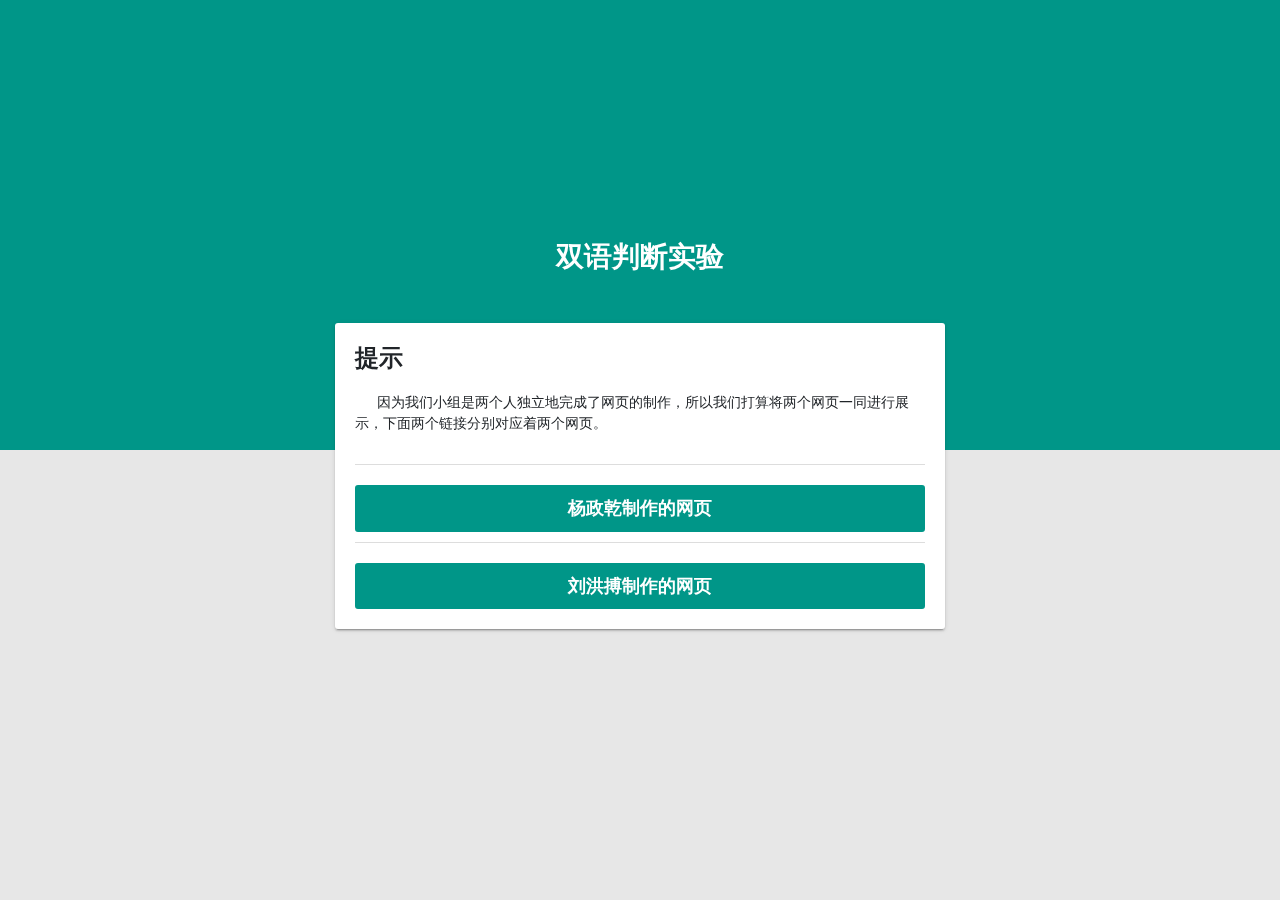
<file: index.html>
<!DOCTYPE html>
<html>
  <head>
    <meta charset="utf-8">
    <meta http-equiv="X-UA-Compatible" content="IE=edge">
    <meta name="viewport" content="width=device-width, initial-scale=1">
    <!-- Main CSS-->
    <link rel="stylesheet" type="text/css" href="css/main.css">
    <!-- Font-icon css-->
    <link rel="stylesheet" type="text/css" href="https://maxcdn.bootstrapcdn.com/font-awesome/4.7.0/css/font-awesome.min.css">
    <title>双语判断实验</title>
  </head>
  <body>
    <section class="material-half-bg">
      <div class="cover"></div>
    </section>
    <section class="lockscreen-content">
      <div class="logo">
        <h2>双语判断实验</h2>
      </div>
      <div class="col-md-6">
        <div class="tile">
          <h3 class="tile-title">提示</h3>
          <div class="tile-body">&emsp;&emsp;因为我们小组是两个人独立地完成了网页的制作，所以我们打算将两个网页一同进行展示，下面两个链接分别对应着两个网页。</div>
          <br/>
          <div class="tile-footer"><a class="btn btn-primary btn-lg btn-block" href="index2.html" target="_blank">杨政乾制作的网页</a></div>
          <div class="tile-footer"><a class="btn btn-primary btn-lg btn-block" href="page.html" target="_blank">刘洪搏制作的网页</a></div>

        </div>
      </div>


    </section>
  </body>
  <!-- Essential javascripts for application to work-->
  <script src="js/jquery-3.2.1.min.js"></script>
  <script src="js/popper.min.js"></script>
  <script src="js/bootstrap.min.js"></script>
  <script src="js/main.js"></script>
  <!-- The javascript plugin to display page loading on top-->
  <script src="js/plugins/pace.min.js"></script>
</html>
</file>
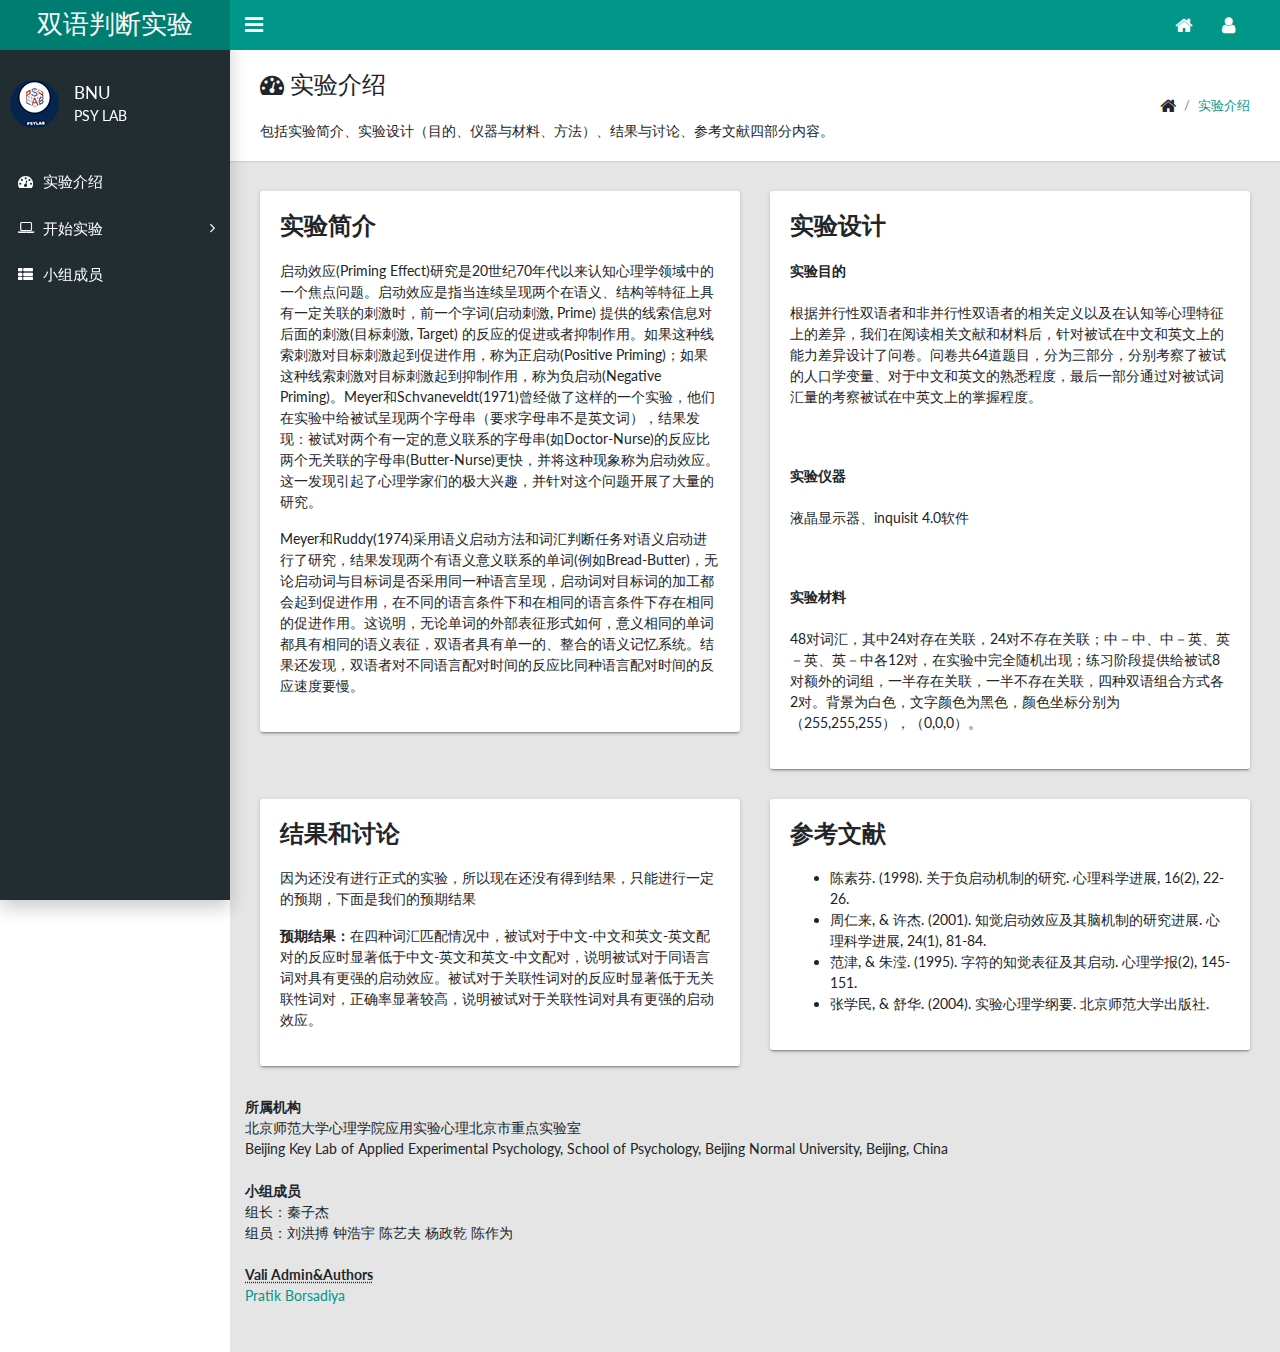
<file: index1.html>
<!DOCTYPE html>
<html lang="en">
  <head>
    <meta name="description" content="双语判断实验是实验心理学实验课2017的期末作业">
    <!-- Twitter meta-->
    <meta property="twitter:card" content="summary_large_image">
    <meta property="twitter:site" content="@pratikborsadiya">
    <meta property="twitter:creator" content="@pratikborsadiya">
    <!-- Open Graph Meta-->
    <meta property="og:type" content="website">
    <meta property="og:site_name" content="双语判断实验">
    <meta property="og:title" content="Vali - Free Bootstrap 4 admin theme">
    <meta property="og:url" content="http://pratikborsadiya.in/blog/vali-admin">
    <meta property="og:image" content="http://pratikborsadiya.in/blog/vali-admin/hero-social.png">
    <meta property="og:description" content="Vali is a responsive and free admin theme built with Bootstrap 4, SASS and PUG.js. It's fully customizable and modular.">
    <meta charset="utf-8">
    <meta http-equiv="X-UA-Compatible" content="IE=edge">
    <meta name="viewport" content="width=device-width, initial-scale=1">
    <!-- Main CSS-->
    <link rel="stylesheet" type="text/css" href="css/main.css">
    <!-- Font-icon css-->
    <link rel="stylesheet" type="text/css" href="https://maxcdn.bootstrapcdn.com/font-awesome/4.7.0/css/font-awesome.min.css">
    <title>双语判断实验</title>
  </head>
  <body class="app sidebar-mini">
    <!-- Navbar-->
    <header class="app-header"><a class="app-header__logo" href="index2.html">双语判断实验</a>
      <!-- Sidebar toggle button--><a class="app-sidebar__toggle" href="#" data-toggle="sidebar"></a>
      <!-- Navbar Right Menu-->
      <ul class="app-nav">
        <!--Notification Menu-->
        <li class="dropdown"><a class="app-nav__item" href="index2.html"><i class="fa fa-home fa-lg"></i></a>
        </li>
        <!-- User Menu-->
        <li class="dropdown"><a class="app-nav__item" href="#" data-toggle="dropdown"><i class="fa fa-user fa-lg"></i></a>
          <ul class="dropdown-menu settings-menu dropdown-menu-right">
            <li><a class="dropdown-item" href="Team_members.html"><i class="fa fa-user fa-lg"></i> 小组成员</a></li>
          </ul>
        </li>
      </ul>
    </header>
    <!-- Sidebar menu-->
    <aside class="app-sidebar">
      <div class="app-sidebar__user"><img class="app-sidebar__user-avatar" src="pic/logo.jpg" alt="User Image">
        <div>
          <p class="app-sidebar__user-name">BNU</p>
          <p class="app-sidebar__user-designation">PSY LAB</p>
        </div>
      </div>
      <ul class="app-menu">
        <li><a class="app-menu__item" href="index1.html"><i class="app-menu__icon fa fa-dashboard"></i><span class="app-menu__label">实验介绍</span></a></li>
        <li class="treeview"><a class="app-menu__item" href="#" data-toggle="treeview"><i class="app-menu__icon fa fa-laptop"></i><span class="app-menu__label">开始实验</span><i class="treeview-indicator fa fa-angle-right"></i></a>
          <ul class="treeview-menu">
            <li><a class="treeview-item" href="shiyankaishi1.html" target="_blank"><i class="icon fa fa-circle-o"></i> 在线调查问卷</a></li>
            <li><a class="treeview-item" href="shiyankaishi2.html" target="_blank"><i class="icon fa fa-circle-o"></i> 在线实验系统</a></li>
          </ul>
        </li>

        <li><a class="app-menu__item" href="Team_members.html"><i class="app-menu__icon fa fa-th-list"></i><span class="app-menu__label"> 小组成员</span></a></li>


      </ul>
    </aside>
    <!-- 文字内容 -->
    <main class="app-content">
      <div class="app-sidebar__overlay" data-toggle="sidebar"></div>
      <div class="app-title">
        <div>
          <h1><i class="fa fa-dashboard"></i> 实验介绍</h1>
          <br/><span>包括实验简介、实验设计（目的、仪器与材料、方法）、结果与讨论、参考文献四部分内容。</span>
        </div>
        <ul class="app-breadcrumb breadcrumb">
          <li class="breadcrumb-item"><i class="fa fa-home fa-lg"></i></li>
          <li class="breadcrumb-item"><a href="#">实验介绍</a></li>
        </ul>
      </div>

      <!-- 文字-->
      <div class="row">
        <div class="col-md-6">
          <div class="tile">
            <h3 class="tile-title">实验简介</h3>
            <p>启动效应(Priming Effect)研究是20世纪70年代以来认知心理学领域中的一个焦点问题。启动效应是指当连续呈现两个在语义、结构等特征上具有一定关联的刺激时，前一个字词(启动刺激, Prime) 提供的线索信息对后面的刺激(目标刺激, Target) 的反应的促进或者抑制作用。如果这种线索刺激对目标刺激起到促进作用，称为正启动(Positive Priming)；如果这种线索刺激对目标刺激起到抑制作用，称为负启动(Negative Priming)。Meyer和Schvaneveldt(1971)曾经做了这样的一个实验，他们在实验中给被试呈现两个字母串（要求字母串不是英文词），结果发现：被试对两个有一定的意义联系的字母串(如Doctor-Nurse)的反应比两个无关联的字母串(Butter-Nurse)更快，并将这种现象称为启动效应。这一发现引起了心理学家们的极大兴趣，并针对这个问题开展了大量的研究。</p>
            <p>Meyer和Ruddy(1974)采用语义启动方法和词汇判断任务对语义启动进行了研究，结果发现两个有语义意义联系的单词(例如Bread-Butter)，无论启动词与目标词是否采用同一种语言呈现，启动词对目标词的加工都会起到促进作用，在不同的语言条件下和在相同的语言条件下存在相同的促进作用。这说明，无论单词的外部表征形式如何，意义相同的单词都具有相同的语义表征，双语者具有单一的、整合的语义记忆系统。结果还发现，双语者对不同语言配对时间的反应比同种语言配对时间的反应速度要慢。</p>
          </div>
        </div>
        <div class="col-md-6">
          <div class="tile">
            <h3 class="tile-title">实验设计</h3>
            <strong>实验目的</strong><br/><br/>
            <p>根据并行性双语者和非并行性双语者的相关定义以及在认知等心理特征上的差异，我们在阅读相关文献和材料后，针对被试在中文和英文上的能力差异设计了问卷。问卷共64道题目，分为三部分，分别考察了被试的人口学变量、对于中文和英文的熟悉程度，最后一部分通过对被试词汇量的考察被试在中英文上的掌握程度。</p>
            <br/><br/><strong>实验仪器</strong><br/><br/>
            <p>液晶显示器、inquisit 4.0软件</p>
            <br/><br/><strong>实验材料</strong><br/><br/>
            <p> 48对词汇，其中24对存在关联，24对不存在关联；中－中、中－英、英－英、英－中各12对，在实验中完全随机出现；练习阶段提供给被试8对额外的词组，一半存在关联，一半不存在关联，四种双语组合方式各2对。背景为白色，文字颜色为黑色，颜色坐标分别为（255,255,255），（0,0,0）。</p>

          </div>
        </div>
        <div class="col-md-6">
          <div class="tile">
            <h3 class="tile-title">结果和讨论</h3>
            <p>因为还没有进行正式的实验，所以现在还没有得到结果，只能进行一定的预期，下面是我们的预期结果</p>
            <p><strong>预期结果：</strong>在四种词汇匹配情况中，被试对于中文-中文和英文-英文配对的反应时显著低于中文-英文和英文-中文配对，说明被试对于同语言词对具有更强的启动效应。被试对于关联性词对的反应时显著低于无关联性词对，正确率显著较高，说明被试对于关联性词对具有更强的启动效应。</p>
          </div>
        </div>
        <div class="col-md-6">
          <div class="tile">
            <h3 class="tile-title">参考文献</h3>
            <ul>
              <li>陈素芬. (1998). 关于负启动机制的研究. 心理科学进展, 16(2), 22-26.</li>
              <li>周仁来, & 许杰. (2001). 知觉启动效应及其脑机制的研究进展. 心理科学进展, 24(1), 81-84.</li>
              <li>范津, & 朱滢. (1995). 字符的知觉表征及其启动. 心理学报(2), 145-151.</li>
              <li>张学民, & 舒华. (2004). 实验心理学纲要. 北京师范大学出版社.</li>

            </ul>
        </div>
      </div>
      <address>
        <strong>所属机构</strong><br>
        北京师范大学心理学院应用实验心理北京市重点实验室<br>
        Beijing Key Lab of Applied Experimental Psychology, School of Psychology, Beijing Normal University, Beijing, China<br>
        <br>
        <strong>小组成员</strong><br>
        组长：秦子杰<br>
        组员：刘洪搏 钟浩宇 陈艺夫 杨政乾 陈作为<br>
        <br>
        <strong><abbr title="网页模板名称&作者">Vali Admin&Authors</abbr></strong><br>
        <a href="http://pratikborsadiya.in/">Pratik Borsadiya</a>
      </address>
    </main>
    <!-- Javascripts-->
    <!-- Essential javascripts for application to work-->
    <script src="js/jquery-3.2.1.min.js"></script>
    <script src="js/popper.min.js"></script>
    <script src="js/bootstrap.min.js"></script>
    <script src="js/main.js"></script>
    <!-- The javascript plugin to display page loading on top-->
    <script src="js/plugins/pace.min.js"></script>
    <!-- Page specific javascripts-->
    <script type="text/javascript" src="js/plugins/chart.js"></script>
    <script type="text/javascript">
      var data = {
      	labels: ["January", "February", "March", "April", "May"],
      	datasets: [
      		{
      			label: "My First dataset",
      			fillColor: "rgba(220,220,220,0.2)",
      			strokeColor: "rgba(220,220,220,1)",
      			pointColor: "rgba(220,220,220,1)",
      			pointStrokeColor: "#fff",
      			pointHighlightFill: "#fff",
      			pointHighlightStroke: "rgba(220,220,220,1)",
      			data: [65, 59, 80, 81, 56]
      		},
      		{
      			label: "My Second dataset",
      			fillColor: "rgba(151,187,205,0.2)",
      			strokeColor: "rgba(151,187,205,1)",
      			pointColor: "rgba(151,187,205,1)",
      			pointStrokeColor: "#fff",
      			pointHighlightFill: "#fff",
      			pointHighlightStroke: "rgba(151,187,205,1)",
      			data: [28, 48, 40, 19, 86]
      		}
      	]
      };
      var pdata = [
      	{
      		value: 300,
      		color: "#46BFBD",
      		highlight: "#5AD3D1",
      		label: "Complete"
      	},
      	{
      		value: 50,
      		color:"#F7464A",
      		highlight: "#FF5A5E",
      		label: "In-Progress"
      	}
      ]

      var ctxl = $("#lineChartDemo").get(0).getContext("2d");
      var lineChart = new Chart(ctxl).Line(data);

      var ctxp = $("#pieChartDemo").get(0).getContext("2d");
      var pieChart = new Chart(ctxp).Pie(pdata);
    </script>
  </body>
</html>
</file>
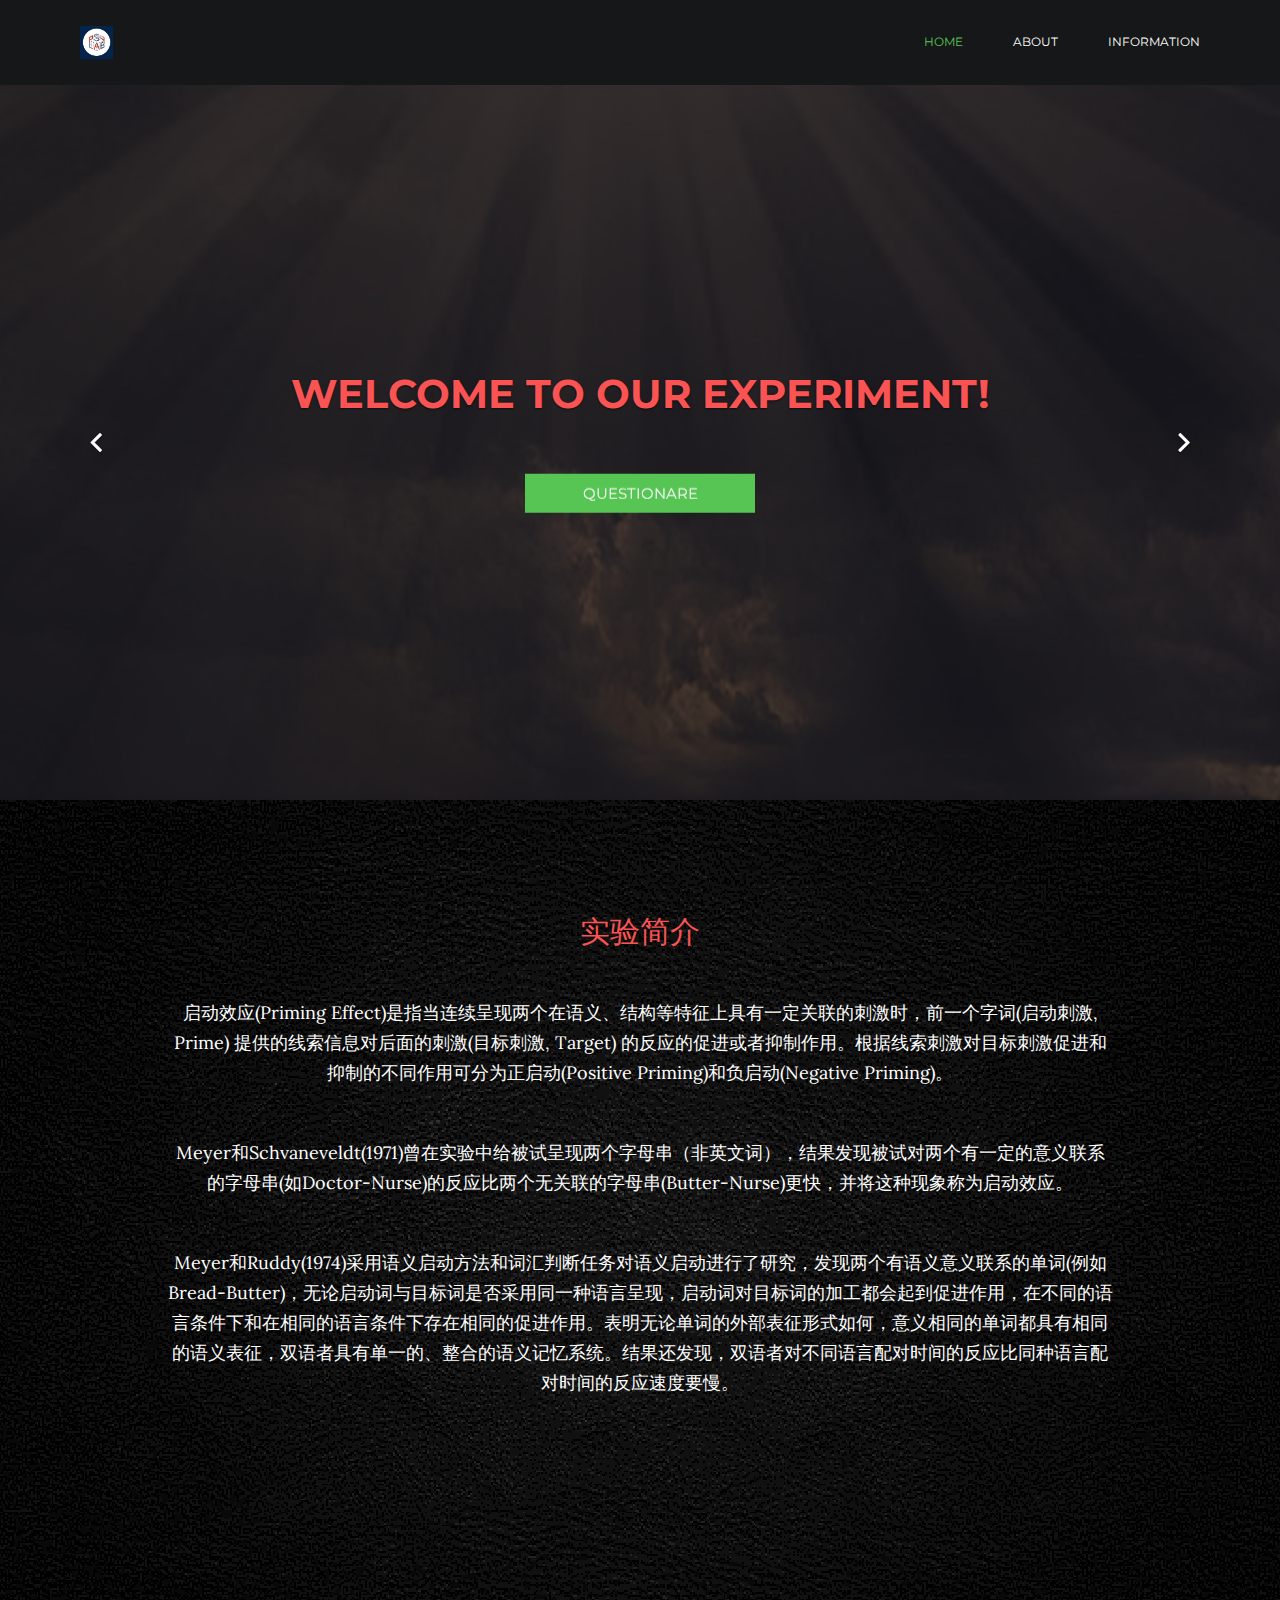
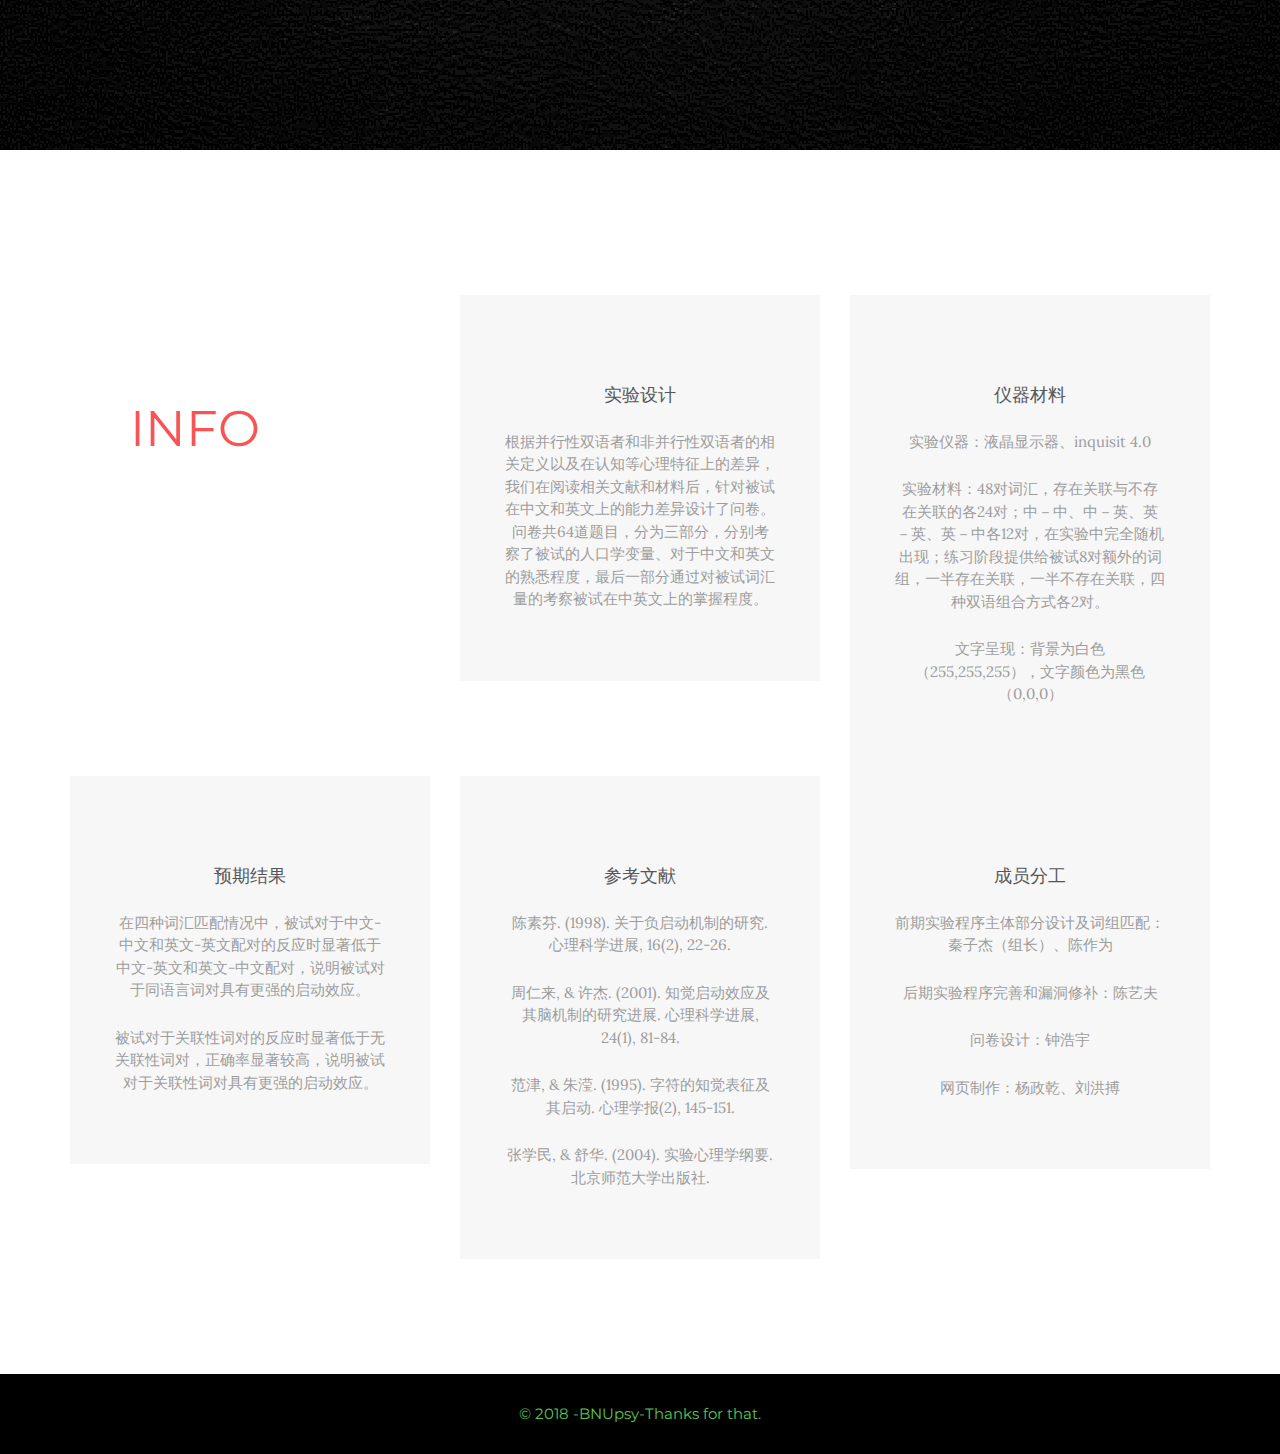
<file: page.html>
<!DOCTYPE html>
<html>
<head>
    <title>Bilingual expriment</title>
    <meta charset="utf-8">
    <meta http-equiv="X-UA-Compatible" content="IE=edge">
    <meta name="viewport" content="width=device-width, initial-scale=1">
    <meta name="description" content="bilingual experiment">
    <meta name="keywords" content="bilingual experiment">
    <meta name="author" content="LHB"/>
    <!-- Latest compiled and minified CSS -->
	<link rel="stylesheet" href="https://maxcdn.bootstrapcdn.com/bootstrap/3.3.7/css/bootstrap.min.css" integrity="sha384-BVYiiSIFeK1dGmJRAkycuHAHRg32OmUcww7on3RYdg4Va+PmSTsz/K68vbdEjh4u" crossorigin="anonymous">
    <!-- Fonts -->
    <link href="https://fonts.googleapis.com/css?family=Montserrat:400,700" rel="stylesheet">
    <link href="https://fonts.googleapis.com/css?family=Lora:400,400i" rel="stylesheet">
    <!-- Styles -->
    <link rel="stylesheet" type="text/css" href="css/font-awesome.min.css">
    <link rel="stylesheet" type="text/css"  href="css/gonex-icons.css">
    <link rel="stylesheet" type="text/css" href="css/style.css">
</head>
<body>

	<header id="header">

		<!-- Section title -->
		<h1 class="sr-only">Gonex | Home page</h1>

		<nav id="main-navigation" class="navbar navbar-default navbar-fixed-top">


		  <div class="container">
		    <!-- Brand and toggle get grouped for better mobile display -->
		    <div class="navbar-header">
		      <button type="button" class="navbar-toggle collapsed" data-toggle="collapse" data-target="#main-navbar" aria-expanded="false">
		        <span class="icon-bar"></span>
		        <span class="icon-bar"></span>
		        <span class="icon-bar"></span>
		        <span class="sr-only">Toggle navigation</span>
		      </button>
		      <a id="brand-mobile" class="navbar-brand navbar-brand-center smoothScroll" href="#home">
		        <img src="img/logo.jpg">
		      </a>
		    </div>

		    <!-- Collect the nav links, forms, and other content for toggling -->
		    <div class="collapse navbar-collapse" id="main-navbar">

				<ul class="nav navbar-nav navbar-right">
					<li class="active"><a class="smoothScroll" href="#home">Home <span class="sr-only">(current)</span></a></li>
          <li><a class="smoothScroll" href="#about">About</a></li>
					<li><a class="smoothScroll" href="#services">Information</a></li>

				</ul>

		    </div><!-- /.navbar-collapse -->

		  </div><!-- /.container -->

		</nav>

	</header>

	<main>

		<section id="home">
			<!-- Section title -->
			<h1 class="sr-only">Home</h1>

			<div id="carousel-hero" class="carousel slide" data-ride="carousel">

				<!-- Wrapper for slides -->
				<div class="carousel-inner" role="listbox">

					<div class="item active">

						<div class="overlay"></div>

						<div class="carousel-caption">

							<span class="h1">Welcome to our experiment!</span>

							<a href="https://bnupsych.asia.qualtrics.com/jfe/form/SV_0k4IJt72HJzYVyl" target="_blank" class="btn btn-default green-white">Questionare</a>

						</div>

					</div> <!-- /.item -->

					<div class="item">

						<div class="overlay"></div>

						<div class="carousel-caption">

							<span class="h1">Welcome to our experiment!</span>

							<a href="http://research.millisecond.com/weicong1203/purple_finalexam.web" target="_blank" class="btn btn-default green-white">Experiment</a>

						</div>

					</div> <!-- /.item -->





				</div> <!-- /.carousel-inner -->

				<!-- Controls -->
				<a class="left carousel-control" href="#carousel-hero" role="button" data-slide="prev">
					<span class="ico ico-arrow_left" aria-hidden="true"></span>
					<span class="sr-only">Previous</span>
				</a>
				<a class="right carousel-control" href="#carousel-hero" role="button" data-slide="next">
					<span class="ico ico-arrow_right" aria-hidden="true"></span>
					<span class="sr-only">Next</span>
				</a>

			</div> <!-- /.carousel -->

		</section>
    <section id="about">

			<div class="container">

				<div class="row">

					<div class="col-md-10 col-md-offset-1">

						<div class="title-content">

							<h2 class="section-title">实验简介</h2>

              <p>启动效应(Priming Effect)是指当连续呈现两个在语义、结构等特征上具有一定关联的刺激时，前一个字词(启动刺激, Prime) 提供的线索信息对后面的刺激(目标刺激, Target) 的反应的促进或者抑制作用。根据线索刺激对目标刺激促进和抑制的不同作用可分为正启动(Positive Priming)和负启动(Negative Priming)。</p>
              <p>Meyer和Schvaneveldt(1971)曾在实验中给被试呈现两个字母串（非英文词），结果发现被试对两个有一定的意义联系的字母串(如Doctor-Nurse)的反应比两个无关联的字母串(Butter-Nurse)更快，并将这种现象称为启动效应。</p>
              <p>Meyer和Ruddy(1974)采用语义启动方法和词汇判断任务对语义启动进行了研究，发现两个有语义意义联系的单词(例如Bread-Butter)，无论启动词与目标词是否采用同一种语言呈现，启动词对目标词的加工都会起到促进作用，在不同的语言条件下和在相同的语言条件下存在相同的促进作用。表明无论单词的外部表征形式如何，意义相同的单词都具有相同的语义表征，双语者具有单一的、整合的语义记忆系统。结果还发现，双语者对不同语言配对时间的反应比同种语言配对时间的反应速度要慢。</p>
						</div> <!-- /.title-content -->

					</div>

				</div> <!-- /.row -->

			</div> <!-- /.contact -->

		</section>

		<section id="services">

			<!-- Section title -->
			<h1 class="sr-only">Services</h1>

			<div class="container">

				<div class="row">

					<div class="col-md-4">

						<div class="punchbox">

							<h2 class="punchline">
								<span></span>
								<span>Info</span>
								<span></span>
							</h2>

						</div> <!-- /.punchbox -->

					</div>

          <div class="col-md-4">

						<div class="service">

							<h4>实验设计</h4>

							<p>根据并行性双语者和非并行性双语者的相关定义以及在认知等心理特征上的差异，我们在阅读相关文献和材料后，针对被试在中文和英文上的能力差异设计了问卷。问卷共64道题目，分为三部分，分别考察了被试的人口学变量、对于中文和英文的熟悉程度，最后一部分通过对被试词汇量的考察被试在中英文上的掌握程度。</p>

						</div> <!-- /.service -->

					</div>
          <div class="col-md-4">

						<div class="service">

							<h4>仪器材料</h4>

              <p>实验仪器：液晶显示器、inquisit 4.0</p>
              <p>实验材料：48对词汇，存在关联与不存在关联的各24对；中－中、中－英、英－英、英－中各12对，在实验中完全随机出现；练习阶段提供给被试8对额外的词组，一半存在关联，一半不存在关联，四种双语组合方式各2对。</p>
              <p>文字呈现：背景为白色（255,255,255），文字颜色为黑色（0,0,0）</p>

						</div> <!-- /.service -->

					</div>
          <div class="col-md-4">

            <div class="service">

              <h4>预期结果</h4>

              <p>在四种词汇匹配情况中，被试对于中文-中文和英文-英文配对的反应时显著低于中文-英文和英文-中文配对，说明被试对于同语言词对具有更强的启动效应。</p>
              <p>被试对于关联性词对的反应时显著低于无关联性词对，正确率显著较高，说明被试对于关联性词对具有更强的启动效应。</p>

            </div> <!-- /.service -->

          </div>
          <div class="col-md-4">

            <div class="service">

              <h4>参考文献</h4>

              <p>陈素芬. (1998). 关于负启动机制的研究. 心理科学进展, 16(2), 22-26.</p>
              <p>周仁来, & 许杰. (2001). 知觉启动效应及其脑机制的研究进展. 心理科学进展, 24(1), 81-84.</p>
              <p>范津, & 朱滢. (1995). 字符的知觉表征及其启动. 心理学报(2), 145-151.</p>
              <p>张学民, & 舒华. (2004). 实验心理学纲要. 北京师范大学出版社.</p>

            </div> <!-- /.service -->

          </div>

          <div class="col-md-4">

            <div class="service">

              <h4>成员分工</h4>

              <p>前期实验程序主体部分设计及词组匹配：秦子杰（组长）、陈作为</p>
              <p>后期实验程序完善和漏洞修补：陈艺夫</p>
              <p>问卷设计：钟浩宇</p>
              <p>网页制作：杨政乾、刘洪搏</p>

            </div> <!-- /.service -->

          </div>

				</div> <!-- /.row -->


		</section>




	</main>

	<footer id="footer">

		<!-- Section title -->
		<h1 class="sr-only">Footer</h1>

		<p class="copyright text-green"> © <span id="year">2018</span> -BNUpsy-Thanks for that.</p>

	</footer>


	<!-- Scripts -->
	<script src="https://code.jquery.com/jquery-3.2.1.min.js"></script>
	<script type="text/javascript" src="js/libs/smooth-scroll.min.js"></script>
	<script type="text/javascript" src="js/libs/modernizr.mq.js"></script>
	<script type="text/javascript" src="js/libs/mixitup.min.js"></script>
	<!-- Latest compiled and minified JavaScript Bootstrap-->
	<script src="https://maxcdn.bootstrapcdn.com/bootstrap/3.3.7/js/bootstrap.min.js" integrity="sha384-Tc5IQib027qvyjSMfHjOMaLkfuWVxZxUPnCJA7l2mCWNIpG9mGCD8wGNIcPD7Txa" crossorigin="anonymous"></script>
	<!-- Custom JS -->
	<script type="text/javascript" src="js/google-map.js"></script>
	<script type="text/javascript" src="js/video.js"></script>
	<script type="text/javascript" src="js/custom.js"></script>


</body>
</html>
</file>
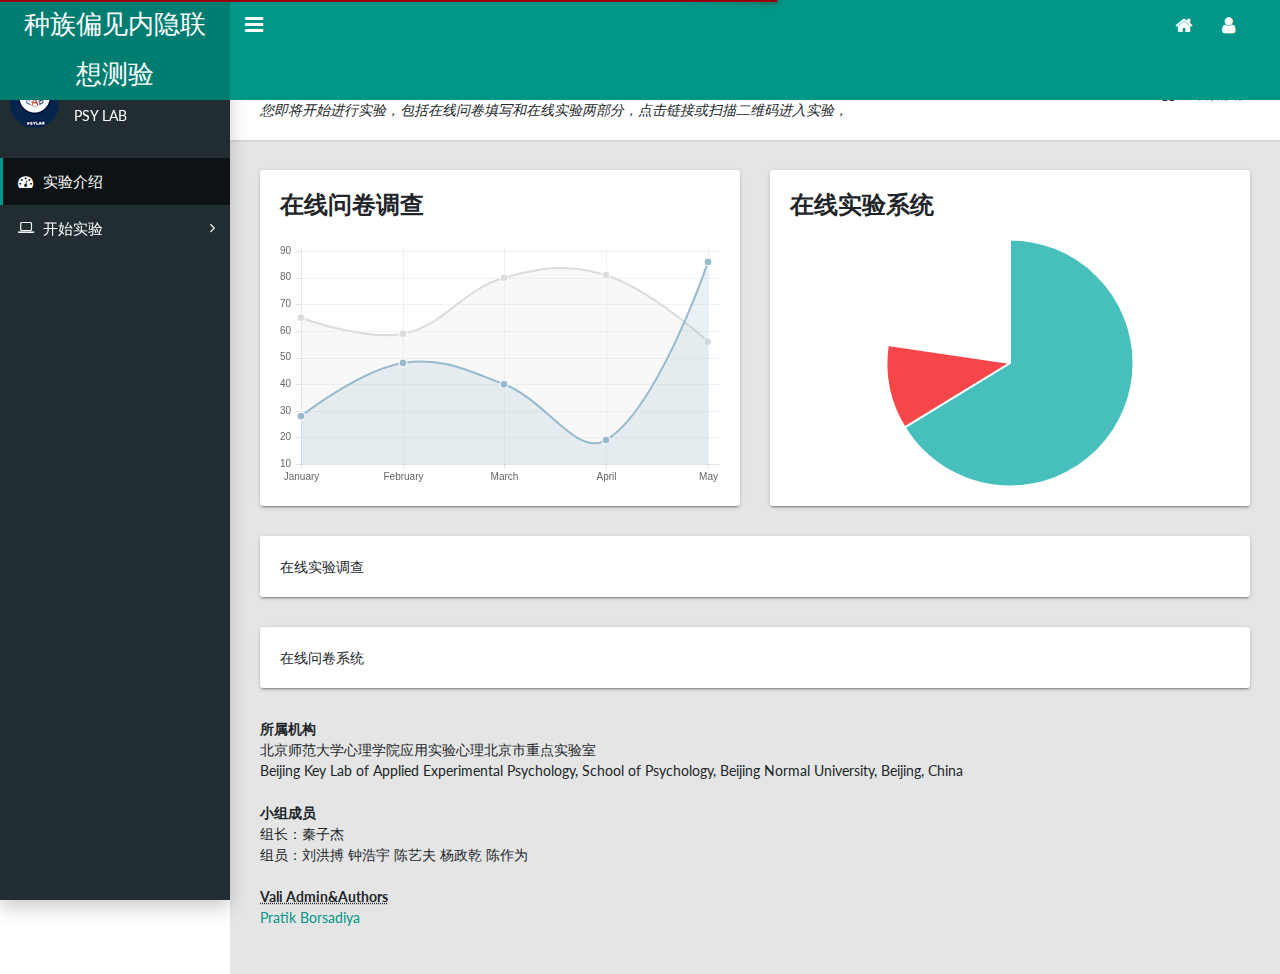
<file: shiyankaishi.html>
<!DOCTYPE html>
<html lang="en">
  <head>
    <meta name="description" content="种族偏见内隐联想测验是实验心理学实验课2017的期末作业">
    <!-- Twitter meta-->
    <meta property="twitter:card" content="summary_large_image">
    <meta property="twitter:site" content="@pratikborsadiya">
    <meta property="twitter:creator" content="@pratikborsadiya">
    <!-- Open Graph Meta-->
    <meta property="og:type" content="website">
    <meta property="og:site_name" content="种族偏见内隐联想测验">
    <meta property="og:title" content="Vali - Free Bootstrap 4 admin theme">
    <meta property="og:url" content="http://pratikborsadiya.in/blog/vali-admin">
    <meta property="og:image" content="http://pratikborsadiya.in/blog/vali-admin/hero-social.png">
    <meta property="og:description" content="Vali is a responsive and free admin theme built with Bootstrap 4, SASS and PUG.js. It's fully customizable and modular.">
    <meta charset="utf-8">
    <meta http-equiv="X-UA-Compatible" content="IE=edge">
    <meta name="viewport" content="width=device-width, initial-scale=1">
    <!-- Main CSS-->
    <link rel="stylesheet" type="text/css" href="css/main.css">
    <!-- Font-icon css-->
    <link rel="stylesheet" type="text/css" href="https://maxcdn.bootstrapcdn.com/font-awesome/4.7.0/css/font-awesome.min.css">
    <title>种族偏见内隐联想测验</title>
  </head>
  <body class="app sidebar-mini">
    <!-- Navbar-->
    <header class="app-header"><a class="app-header__logo" href="index.html">种族偏见内隐联想测验</a>
      <!-- Sidebar toggle button--><a class="app-sidebar__toggle" href="#" data-toggle="sidebar"></a>
      <!-- Navbar Right Menu-->
      <ul class="app-nav">
        <!--Notification Menu-->
        <li class="dropdown"><a class="app-nav__item" href="index.html" data-toggle="dropdown"><i class="fa fa-home fa-lg"></i></a>
        </li>
        <!-- User Menu-->
        <li class="dropdown"><a class="app-nav__item" href="#" data-toggle="dropdown"><i class="fa fa-user fa-lg"></i></a>
          <ul class="dropdown-menu settings-menu dropdown-menu-right">
            <li><a class="dropdown-item" href="page-user.html"><i class="fa fa-cog fa-lg"></i> Settings</a></li>
            <li><a class="dropdown-item" href="page-user.html"><i class="fa fa-user fa-lg"></i> Profile</a></li>
            <li><a class="dropdown-item" href="page-login.html"><i class="fa fa-sign-out fa-lg"></i> Logout</a></li>
          </ul>
        </li>
      </ul>
    </header>
    <!-- Sidebar menu-->
    <aside class="app-sidebar">
      <div class="app-sidebar__user"><img class="app-sidebar__user-avatar" src="pic/logo.jpg" alt="User Image">
        <div>
          <p class="app-sidebar__user-name">BNU</p>
          <p class="app-sidebar__user-designation">PSY LAB</p>
        </div>
      </div>
      <ul class="app-menu">
        <li><a class="app-menu__item active" href="index.html"><i class="app-menu__icon fa fa-dashboard"></i><span class="app-menu__label">实验介绍</span></a></li>
        <li class="treeview"><a class="app-menu__item" href="#" data-toggle="treeview"><i class="app-menu__icon fa fa-laptop"></i><span class="app-menu__label">开始实验</span><i class="treeview-indicator fa fa-angle-right"></i></a>
          <ul class="treeview-menu">
            <li><a class="treeview-item" href="bootstrap-components.html"><i class="icon fa fa-circle-o"></i> 在线调查问卷</a></li>
            <li><a class="treeview-item" href="http://fontawesome.io/icons/" target="_blank"><i class="icon fa fa-circle-o"></i> 在线实验系统</a></li>

          </ul>
        </li>



      </ul>
    </aside>
    <!-- 文字内容 -->
    <main class="app-content">
      <div class="app-sidebar__overlay" data-toggle="sidebar"></div>
      <div class="app-title">
        <div>
          <h1><i class="fa fa-dashboard"></i> 开始实验</h1>
          <p>您即将开始进行实验，包括在线问卷填写和在线实验两部分，点击链接或扫描二维码进入实验，</p>
        </div>
        <ul class="app-breadcrumb breadcrumb">
          <li class="breadcrumb-item"><i class="fa fa-home fa-lg"></i></li>
          <li class="breadcrumb-item"><a href="#">开始实验</a></li>
        </ul>
      </div>
      <!-- 图表-->
      <div class="row">
        <div class="col-md-6">
          <div class="tile">
            <h3 class="tile-title">在线问卷调查</h3>
            <div class="embed-responsive embed-responsive-16by9">
              <canvas class="embed-responsive-item" id="lineChartDemo"></canvas>
            </div>
          </div>
        </div>
        <div class="col-md-6">
          <div class="tile">
            <h3 class="tile-title">在线实验系统</h3>
            <div class="embed-responsive embed-responsive-16by9">
              <canvas class="embed-responsive-item" id="pieChartDemo"></canvas>
            </div>
          </div>
        </div>
      </div>
      <!-- 文字-->
      <div class="row">
        <div class="col-md-12">
          <div class="tile">
            <div class="tile-body">在线实验调查</div>
          </div>
        </div>
      </div>
      <div class="row">
        <div class="col-md-12">
          <div class="tile">
            <div class="tile-body">在线问卷系统</div>
          </div>
        </div>
      </div>
      <address>
        <strong>所属机构</strong><br>
        北京师范大学心理学院应用实验心理北京市重点实验室<br>
        Beijing Key Lab of Applied Experimental Psychology, School of Psychology, Beijing Normal University, Beijing, China<br>
        <br>
        <strong>小组成员</strong><br>
        组长：秦子杰<br>
        组员：刘洪搏 钟浩宇 陈艺夫 杨政乾 陈作为<br>
        <br>
        <strong><abbr title="网页模板名称&作者">Vali Admin&Authors</abbr></strong><br>
        <a href="http://pratikborsadiya.in/">Pratik Borsadiya</a>
      </address>
    </main>
    <!-- Javascripts-->
    <!-- Essential javascripts for application to work-->
    <script src="js/jquery-3.2.1.min.js"></script>
    <script src="js/popper.min.js"></script>
    <script src="js/bootstrap.min.js"></script>
    <script src="js/main.js"></script>
    <!-- The javascript plugin to display page loading on top-->
    <script src="js/plugins/pace.min.js"></script>
    <!-- Page specific javascripts-->
    <script type="text/javascript" src="js/plugins/chart.js"></script>
    <script type="text/javascript">
      var data = {
      	labels: ["January", "February", "March", "April", "May"],
      	datasets: [
      		{
      			label: "My First dataset",
      			fillColor: "rgba(220,220,220,0.2)",
      			strokeColor: "rgba(220,220,220,1)",
      			pointColor: "rgba(220,220,220,1)",
      			pointStrokeColor: "#fff",
      			pointHighlightFill: "#fff",
      			pointHighlightStroke: "rgba(220,220,220,1)",
      			data: [65, 59, 80, 81, 56]
      		},
      		{
      			label: "My Second dataset",
      			fillColor: "rgba(151,187,205,0.2)",
      			strokeColor: "rgba(151,187,205,1)",
      			pointColor: "rgba(151,187,205,1)",
      			pointStrokeColor: "#fff",
      			pointHighlightFill: "#fff",
      			pointHighlightStroke: "rgba(151,187,205,1)",
      			data: [28, 48, 40, 19, 86]
      		}
      	]
      };
      var pdata = [
      	{
      		value: 300,
      		color: "#46BFBD",
      		highlight: "#5AD3D1",
      		label: "Complete"
      	},
      	{
      		value: 50,
      		color:"#F7464A",
      		highlight: "#FF5A5E",
      		label: "In-Progress"
      	}
      ]

      var ctxl = $("#lineChartDemo").get(0).getContext("2d");
      var lineChart = new Chart(ctxl).Line(data);

      var ctxp = $("#pieChartDemo").get(0).getContext("2d");
      var pieChart = new Chart(ctxp).Pie(pdata);
    </script>
  </body>
</html>
</file>
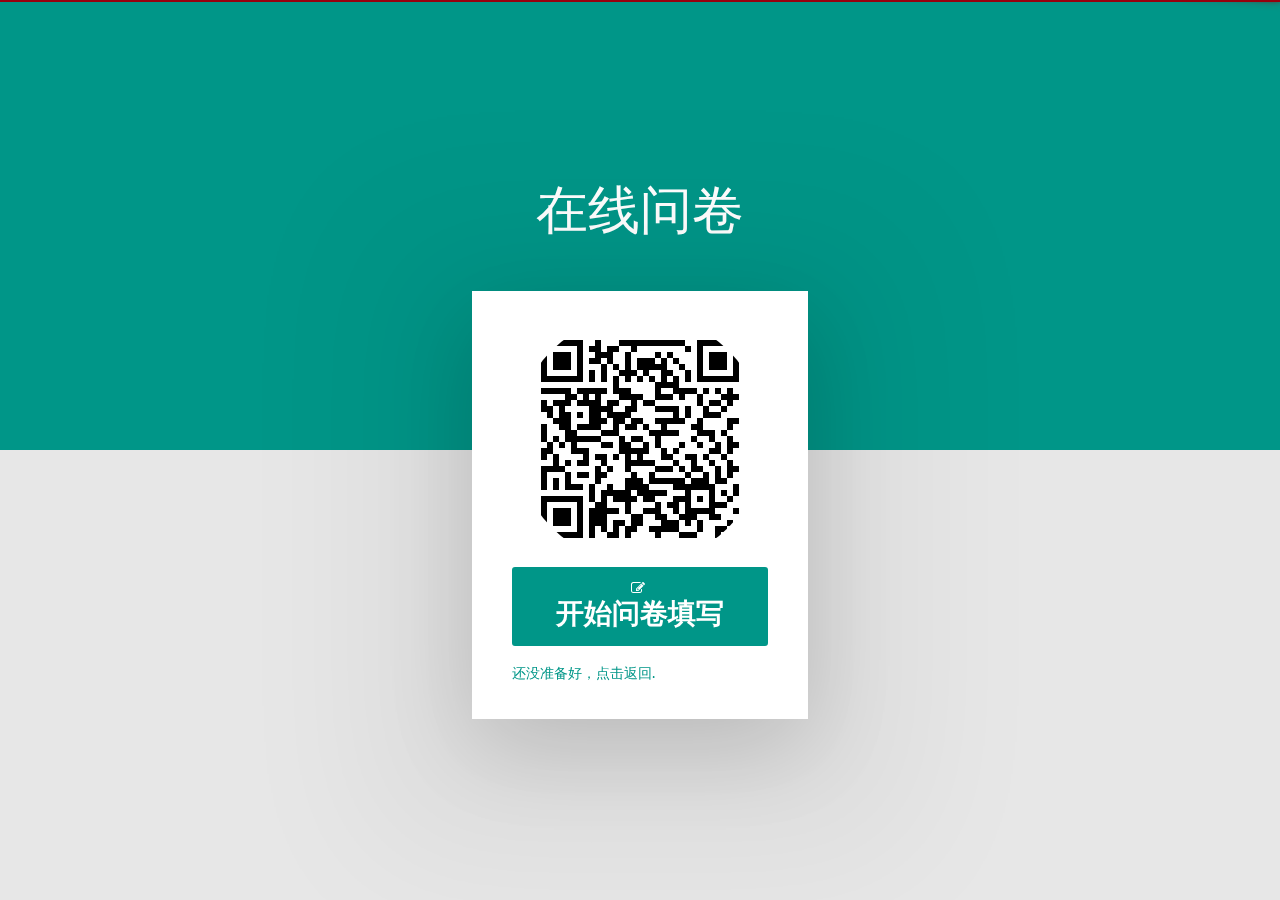
<file: shiyankaishi1.html>
<!DOCTYPE html>
<html>
  <head>
    <meta charset="utf-8">
    <meta http-equiv="X-UA-Compatible" content="IE=edge">
    <meta name="viewport" content="width=device-width, initial-scale=1">
    <!-- Main CSS-->
    <link rel="stylesheet" type="text/css" href="css/main.css">
    <!-- Font-icon css-->
    <link rel="stylesheet" type="text/css" href="https://maxcdn.bootstrapcdn.com/font-awesome/4.7.0/css/font-awesome.min.css">
    <title>在线问卷</title>
  </head>
  <body>
    <section class="material-half-bg">
      <div class="cover"></div>
    </section>
    <section class="lockscreen-content">
      <div class="logo">
        <h1>在线问卷</h1>
      </div>
      <div class="lock-box"><img class="rounded-circle user-image" src="pic/ma1.png">
          <div class="form-group btn-container">
            <a class="btn btn-primary btn-block" href="https://bnupsych.asia.qualtrics.com/jfe/form/SV_0k4IJt72HJzYVyl"><div><i class="app-menu__icon fa fa-edit"></i><h2>开始问卷填写</h2></div></a>
          </div>
        </form>
        <p><a href="index1.html">还没准备好，点击返回.</a></p>
      </div>
    </section>
  </body>
  <!-- Essential javascripts for application to work-->
  <script src="js/jquery-3.2.1.min.js"></script>
  <script src="js/popper.min.js"></script>
  <script src="js/bootstrap.min.js"></script>
  <script src="js/main.js"></script>
  <!-- The javascript plugin to display page loading on top-->
  <script src="js/plugins/pace.min.js"></script>
</html>
</file>
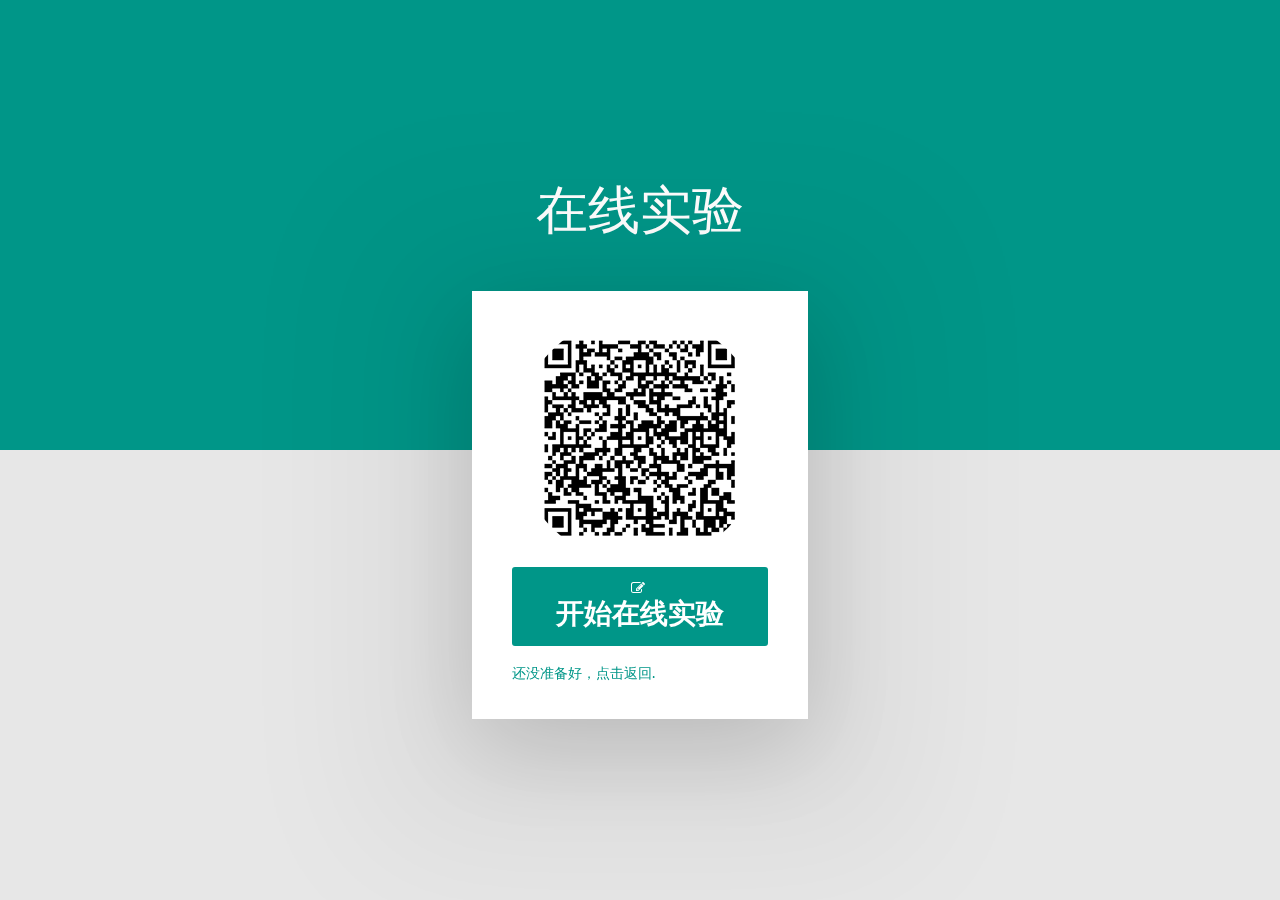
<file: shiyankaishi2.html>
<!DOCTYPE html>
<html>
  <head>
    <meta charset="utf-8">
    <meta http-equiv="X-UA-Compatible" content="IE=edge">
    <meta name="viewport" content="width=device-width, initial-scale=1">
    <!-- Main CSS-->
    <link rel="stylesheet" type="text/css" href="css/main.css">
    <!-- Font-icon css-->
    <link rel="stylesheet" type="text/css" href="https://maxcdn.bootstrapcdn.com/font-awesome/4.7.0/css/font-awesome.min.css">
    <title>在线实验</title>
  </head>
  <body>
    <section class="material-half-bg">
      <div class="cover"></div>
    </section>
    <section class="lockscreen-content">
      <div class="logo">
        <h1>在线实验</h1>
      </div>
      <div class="lock-box"><img class="rounded-circle user-image" src="pic/ma2.png">
          <div class="form-group btn-container">
            <a class="btn btn-primary btn-block" href="http://research.millisecond.com/weicong1203/purple_finalexam.web"><div><i class="app-menu__icon fa fa-edit"></i><h2>开始在线实验</h2></div></a>
          </div>
        </form>
        <p><a href="index1.html">还没准备好，点击返回.</a></p>
      </div>
    </section>
  </body>
  <!-- Essential javascripts for application to work-->
  <script src="js/jquery-3.2.1.min.js"></script>
  <script src="js/popper.min.js"></script>
  <script src="js/bootstrap.min.js"></script>
  <script src="js/main.js"></script>
  <!-- The javascript plugin to display page loading on top-->
  <script src="js/plugins/pace.min.js"></script>
</html>
</file>
<file: css/main.css>
@charset "UTF-8";
/*!
 * Vali Admin
 * Author: Pratik Borsadiya
 * ================================*/
@import url(https://fonts.googleapis.com/css?family=Lato:300,400,400i,700);
@import url(https://fonts.googleapis.com/css?family=Niconne);
/*!
 * Bootstrap v4.0.0-beta.3 (https://getbootstrap.com)
 * Copyright 2011-2017 The Bootstrap Authors
 * Copyright 2011-2017 Twitter, Inc.
 * Licensed under MIT (https://github.com/twbs/bootstrap/blob/master/LICENSE)
 */
:root {
  --blue: #007bff;
  --indigo: #6610f2;
  --purple: #6f42c1;
  --pink: #e83e8c;
  --red: #dc3545;
  --orange: #fd7e14;
  --yellow: #ffc107;
  --green: #28a745;
  --teal: #20c997;
  --cyan: #17a2b8;
  --white: #FFF;
  --gray: #868e96;
  --gray-dark: #343a40;
  --primary: #009688;
  --secondary: #868e96;
  --success: #28a745;
  --info: #17a2b8;
  --warning: #ffc107;
  --danger: #dc3545;
  --light: #f8f9fa;
  --dark: #343a40;
  --breakpoint-xs: 0;
  --breakpoint-sm: 576px;
  --breakpoint-md: 768px;
  --breakpoint-lg: 992px;
  --breakpoint-xl: 1200px;
  --font-family-sans-serif: "Lato", -apple-system, BlinkMacSystemFont, "Segoe UI", Roboto, "Helvetica Neue", Arial, sans-serif;
  --font-family-monospace: SFMono-Regular, Menlo, Monaco, Consolas, "Liberation Mono", "Courier New", monospace;
}

*,
*::before,
*::after {
  -webkit-box-sizing: border-box;
          box-sizing: border-box;
}

html {
  font-family: sans-serif;
  line-height: 1.15;
  -webkit-text-size-adjust: 100%;
  -ms-text-size-adjust: 100%;
  -ms-overflow-style: scrollbar;
  -webkit-tap-highlight-color: transparent;
}

@-ms-viewport {
  width: device-width;
}

article, aside, dialog, figcaption, figure, footer, header, hgroup, main, nav, section {
  display: block;
}

body {
  margin: 0;
  font-family: "Lato", -apple-system, BlinkMacSystemFont, "Segoe UI", Roboto, "Helvetica Neue", Arial, sans-serif;
  font-size: 0.875rem;
  font-weight: 400;
  line-height: 1.5;
  color: #212529;
  text-align: left;
  background-color: #FFF;
}

[tabindex="-1"]:focus {
  outline: 0 !important;
}

hr {
  -webkit-box-sizing: content-box;
          box-sizing: content-box;
  height: 0;
  overflow: visible;
}

h1, h2, h3, h4, h5, h6 {
  margin-top: 0;
  margin-bottom: 0.5rem;
}

p {
  margin-top: 0;
  margin-bottom: 1rem;
}

abbr[title],
abbr[data-original-title] {
  text-decoration: underline;
  -webkit-text-decoration: underline dotted;
          text-decoration: underline dotted;
  cursor: help;
  border-bottom: 0;
}

address {
  margin-bottom: 1rem;
  font-style: normal;
  line-height: inherit;
}

ol,
ul,
dl {
  margin-top: 0;
  margin-bottom: 1rem;
}

ol ol,
ul ul,
ol ul,
ul ol {
  margin-bottom: 0;
}

dt {
  font-weight: 700;
}

dd {
  margin-bottom: .5rem;
  margin-left: 0;
}

blockquote {
  margin: 0 0 1rem;
}

dfn {
  font-style: italic;
}

b,
strong {
  font-weight: bolder;
}

small {
  font-size: 80%;
}

sub,
sup {
  position: relative;
  font-size: 75%;
  line-height: 0;
  vertical-align: baseline;
}

sub {
  bottom: -.25em;
}

sup {
  top: -.5em;
}

a {
  color: #009688;
  text-decoration: none;
  background-color: transparent;
  -webkit-text-decoration-skip: objects;
}

a:hover {
  color: #004a43;
  text-decoration: underline;
}

a:not([href]):not([tabindex]) {
  color: inherit;
  text-decoration: none;
}

a:not([href]):not([tabindex]):focus, a:not([href]):not([tabindex]):hover {
  color: inherit;
  text-decoration: none;
}

a:not([href]):not([tabindex]):focus {
  outline: 0;
}

pre,
code,
kbd,
samp {
  font-family: monospace, monospace;
  font-size: 1em;
}

pre {
  margin-top: 0;
  margin-bottom: 1rem;
  overflow: auto;
  -ms-overflow-style: scrollbar;
}

figure {
  margin: 0 0 1rem;
}

img {
  vertical-align: middle;
  border-style: none;
}

svg:not(:root) {
  overflow: hidden;
}

a,
area,
button,
[role="button"],
input:not([type="range"]),
label,
select,
summary,
textarea {
  -ms-touch-action: manipulation;
      touch-action: manipulation;
}

table {
  border-collapse: collapse;
}

caption {
  padding-top: 0.75rem;
  padding-bottom: 0.75rem;
  color: #868e96;
  text-align: left;
  caption-side: bottom;
}

th {
  text-align: inherit;
}

label {
  display: inline-block;
  margin-bottom: .5rem;
}

button {
  border-radius: 0;
}

button:focus {
  outline: 1px dotted;
  outline: 5px auto -webkit-focus-ring-color;
}

input,
button,
select,
optgroup,
textarea {
  margin: 0;
  font-family: inherit;
  font-size: inherit;
  line-height: inherit;
}

button,
input {
  overflow: visible;
}

button,
select {
  text-transform: none;
}

button,
html [type="button"],
[type="reset"],
[type="submit"] {
  -webkit-appearance: button;
}

button::-moz-focus-inner,
[type="button"]::-moz-focus-inner,
[type="reset"]::-moz-focus-inner,
[type="submit"]::-moz-focus-inner {
  padding: 0;
  border-style: none;
}

input[type="radio"],
input[type="checkbox"] {
  -webkit-box-sizing: border-box;
          box-sizing: border-box;
  padding: 0;
}

input[type="date"],
input[type="time"],
input[type="datetime-local"],
input[type="month"] {
  -webkit-appearance: listbox;
}

textarea {
  overflow: auto;
  resize: vertical;
}

fieldset {
  min-width: 0;
  padding: 0;
  margin: 0;
  border: 0;
}

legend {
  display: block;
  width: 100%;
  max-width: 100%;
  padding: 0;
  margin-bottom: .5rem;
  font-size: 1.5rem;
  line-height: inherit;
  color: inherit;
  white-space: normal;
}

progress {
  vertical-align: baseline;
}

[type="number"]::-webkit-inner-spin-button,
[type="number"]::-webkit-outer-spin-button {
  height: auto;
}

[type="search"] {
  outline-offset: -2px;
  -webkit-appearance: none;
}

[type="search"]::-webkit-search-cancel-button,
[type="search"]::-webkit-search-decoration {
  -webkit-appearance: none;
}

::-webkit-file-upload-button {
  font: inherit;
  -webkit-appearance: button;
}

output {
  display: inline-block;
}

summary {
  display: list-item;
  cursor: pointer;
}

template {
  display: none;
}

[hidden] {
  display: none !important;
}

h1, h2, h3, h4, h5, h6,
.h1, .h2, .h3, .h4, .h5, .h6 {
  margin-bottom: 0.5rem;
  font-family: inherit;
  font-weight: bold;
  line-height: 1.2;
  color: inherit;
}

h1, .h1 {
  font-size: 2.1875rem;
}

h2, .h2 {
  font-size: 1.75rem;
}

h3, .h3 {
  font-size: 1.53125rem;
}

h4, .h4 {
  font-size: 1.3125rem;
}

h5, .h5 {
  font-size: 1.09375rem;
}

h6, .h6 {
  font-size: 0.875rem;
}

.lead {
  font-size: 1.09375rem;
  font-weight: 300;
}

.display-1 {
  font-size: 6rem;
  font-weight: 300;
  line-height: 1.2;
}

.display-2 {
  font-size: 5.5rem;
  font-weight: 300;
  line-height: 1.2;
}

.display-3 {
  font-size: 4.5rem;
  font-weight: 300;
  line-height: 1.2;
}

.display-4 {
  font-size: 3.5rem;
  font-weight: 300;
  line-height: 1.2;
}

hr {
  margin-top: 1rem;
  margin-bottom: 1rem;
  border: 0;
  border-top: 1px solid rgba(0, 0, 0, 0.1);
}

small,
.small {
  font-size: 80%;
  font-weight: 400;
}

mark,
.mark {
  padding: 0.2em;
  background-color: #fcf8e3;
}

.list-unstyled, .app-nav, .app-menu, .treeview-menu {
  padding-left: 0;
  list-style: none;
}

.list-inline {
  padding-left: 0;
  list-style: none;
}

.list-inline-item {
  display: inline-block;
}

.list-inline-item:not(:last-child) {
  margin-right: 0.5rem;
}

.initialism {
  font-size: 90%;
  text-transform: uppercase;
}

.blockquote {
  margin-bottom: 1rem;
  font-size: 1.09375rem;
}

.blockquote-footer {
  display: block;
  font-size: 80%;
  color: #868e96;
}

.blockquote-footer::before {
  content: "\2014 \00A0";
}

.img-fluid {
  max-width: 100%;
  height: auto;
}

.img-thumbnail {
  padding: 0.25rem;
  background-color: #FFF;
  border: 1px solid #dee2e6;
  border-radius: 0.25rem;
  max-width: 100%;
  height: auto;
}

.figure {
  display: inline-block;
}

.figure-img {
  margin-bottom: 0.5rem;
  line-height: 1;
}

.figure-caption {
  font-size: 90%;
  color: #868e96;
}

code,
kbd,
pre,
samp {
  font-family: SFMono-Regular, Menlo, Monaco, Consolas, "Liberation Mono", "Courier New", monospace;
}

code {
  font-size: 87.5%;
  color: #e83e8c;
  word-break: break-word;
}

a > code {
  color: inherit;
}

kbd {
  padding: 0.2rem 0.4rem;
  font-size: 87.5%;
  color: #FFF;
  background-color: #212529;
  border-radius: 0.2rem;
}

kbd kbd {
  padding: 0;
  font-size: 100%;
  font-weight: 700;
}

pre {
  display: block;
  font-size: 87.5%;
  color: #212529;
}

pre code {
  font-size: inherit;
  color: inherit;
  word-break: normal;
}

.pre-scrollable {
  max-height: 340px;
  overflow-y: scroll;
}

.container {
  width: 100%;
  padding-right: 15px;
  padding-left: 15px;
  margin-right: auto;
  margin-left: auto;
}

@media (min-width: 576px) {
  .container {
    max-width: 540px;
  }
}

@media (min-width: 768px) {
  .container {
    max-width: 720px;
  }
}

@media (min-width: 992px) {
  .container {
    max-width: 960px;
  }
}

@media (min-width: 1200px) {
  .container {
    max-width: 1140px;
  }
}

.container-fluid {
  width: 100%;
  padding-right: 15px;
  padding-left: 15px;
  margin-right: auto;
  margin-left: auto;
}

.row {
  display: -webkit-box;
  display: -ms-flexbox;
  display: flex;
  -ms-flex-wrap: wrap;
      flex-wrap: wrap;
  margin-right: -15px;
  margin-left: -15px;
}

.no-gutters {
  margin-right: 0;
  margin-left: 0;
}

.no-gutters > .col,
.no-gutters > [class*="col-"] {
  padding-right: 0;
  padding-left: 0;
}

.col-1, .col-2, .col-3, .col-4, .col-5, .col-6, .col-7, .col-8, .col-9, .col-10, .col-11, .col-12, .col,
.col-auto, .col-sm-1, .col-sm-2, .col-sm-3, .col-sm-4, .col-sm-5, .col-sm-6, .col-sm-7, .col-sm-8, .col-sm-9, .col-sm-10, .col-sm-11, .col-sm-12, .col-sm,
.col-sm-auto, .col-md-1, .col-md-2, .col-md-3, .col-md-4, .col-md-5, .col-md-6, .col-md-7, .col-md-8, .col-md-9, .col-md-10, .col-md-11, .col-md-12, .col-md,
.col-md-auto, .col-lg-1, .col-lg-2, .col-lg-3, .col-lg-4, .col-lg-5, .col-lg-6, .col-lg-7, .col-lg-8, .col-lg-9, .col-lg-10, .col-lg-11, .col-lg-12, .col-lg,
.col-lg-auto, .col-xl-1, .col-xl-2, .col-xl-3, .col-xl-4, .col-xl-5, .col-xl-6, .col-xl-7, .col-xl-8, .col-xl-9, .col-xl-10, .col-xl-11, .col-xl-12, .col-xl,
.col-xl-auto {
  position: relative;
  width: 100%;
  min-height: 1px;
  padding-right: 15px;
  padding-left: 15px;
}

.col {
  -ms-flex-preferred-size: 0;
      flex-basis: 0;
  -webkit-box-flex: 1;
      -ms-flex-positive: 1;
          flex-grow: 1;
  max-width: 100%;
}

.col-auto {
  -webkit-box-flex: 0;
      -ms-flex: 0 0 auto;
          flex: 0 0 auto;
  width: auto;
  max-width: none;
}

.col-1 {
  -webkit-box-flex: 0;
      -ms-flex: 0 0 8.3333333333%;
          flex: 0 0 8.3333333333%;
  max-width: 8.3333333333%;
}

.col-2 {
  -webkit-box-flex: 0;
      -ms-flex: 0 0 16.6666666667%;
          flex: 0 0 16.6666666667%;
  max-width: 16.6666666667%;
}

.col-3 {
  -webkit-box-flex: 0;
      -ms-flex: 0 0 25%;
          flex: 0 0 25%;
  max-width: 25%;
}

.col-4 {
  -webkit-box-flex: 0;
      -ms-flex: 0 0 33.3333333333%;
          flex: 0 0 33.3333333333%;
  max-width: 33.3333333333%;
}

.col-5 {
  -webkit-box-flex: 0;
      -ms-flex: 0 0 41.6666666667%;
          flex: 0 0 41.6666666667%;
  max-width: 41.6666666667%;
}

.col-6 {
  -webkit-box-flex: 0;
      -ms-flex: 0 0 50%;
          flex: 0 0 50%;
  max-width: 50%;
}

.col-7 {
  -webkit-box-flex: 0;
      -ms-flex: 0 0 58.3333333333%;
          flex: 0 0 58.3333333333%;
  max-width: 58.3333333333%;
}

.col-8 {
  -webkit-box-flex: 0;
      -ms-flex: 0 0 66.6666666667%;
          flex: 0 0 66.6666666667%;
  max-width: 66.6666666667%;
}

.col-9 {
  -webkit-box-flex: 0;
      -ms-flex: 0 0 75%;
          flex: 0 0 75%;
  max-width: 75%;
}

.col-10 {
  -webkit-box-flex: 0;
      -ms-flex: 0 0 83.3333333333%;
          flex: 0 0 83.3333333333%;
  max-width: 83.3333333333%;
}

.col-11 {
  -webkit-box-flex: 0;
      -ms-flex: 0 0 91.6666666667%;
          flex: 0 0 91.6666666667%;
  max-width: 91.6666666667%;
}

.col-12 {
  -webkit-box-flex: 0;
      -ms-flex: 0 0 100%;
          flex: 0 0 100%;
  max-width: 100%;
}

.order-first {
  -webkit-box-ordinal-group: 0;
      -ms-flex-order: -1;
          order: -1;
}

.order-1 {
  -webkit-box-ordinal-group: 2;
      -ms-flex-order: 1;
          order: 1;
}

.order-2 {
  -webkit-box-ordinal-group: 3;
      -ms-flex-order: 2;
          order: 2;
}

.order-3 {
  -webkit-box-ordinal-group: 4;
      -ms-flex-order: 3;
          order: 3;
}

.order-4 {
  -webkit-box-ordinal-group: 5;
      -ms-flex-order: 4;
          order: 4;
}

.order-5 {
  -webkit-box-ordinal-group: 6;
      -ms-flex-order: 5;
          order: 5;
}

.order-6 {
  -webkit-box-ordinal-group: 7;
      -ms-flex-order: 6;
          order: 6;
}

.order-7 {
  -webkit-box-ordinal-group: 8;
      -ms-flex-order: 7;
          order: 7;
}

.order-8 {
  -webkit-box-ordinal-group: 9;
      -ms-flex-order: 8;
          order: 8;
}

.order-9 {
  -webkit-box-ordinal-group: 10;
      -ms-flex-order: 9;
          order: 9;
}

.order-10 {
  -webkit-box-ordinal-group: 11;
      -ms-flex-order: 10;
          order: 10;
}

.order-11 {
  -webkit-box-ordinal-group: 12;
      -ms-flex-order: 11;
          order: 11;
}

.order-12 {
  -webkit-box-ordinal-group: 13;
      -ms-flex-order: 12;
          order: 12;
}

.offset-1 {
  margin-left: 8.3333333333%;
}

.offset-2 {
  margin-left: 16.6666666667%;
}

.offset-3 {
  margin-left: 25%;
}

.offset-4 {
  margin-left: 33.3333333333%;
}

.offset-5 {
  margin-left: 41.6666666667%;
}

.offset-6 {
  margin-left: 50%;
}

.offset-7 {
  margin-left: 58.3333333333%;
}

.offset-8 {
  margin-left: 66.6666666667%;
}

.offset-9 {
  margin-left: 75%;
}

.offset-10 {
  margin-left: 83.3333333333%;
}

.offset-11 {
  margin-left: 91.6666666667%;
}

@media (min-width: 576px) {
  .col-sm {
    -ms-flex-preferred-size: 0;
        flex-basis: 0;
    -webkit-box-flex: 1;
        -ms-flex-positive: 1;
            flex-grow: 1;
    max-width: 100%;
  }
  .col-sm-auto {
    -webkit-box-flex: 0;
        -ms-flex: 0 0 auto;
            flex: 0 0 auto;
    width: auto;
    max-width: none;
  }
  .col-sm-1 {
    -webkit-box-flex: 0;
        -ms-flex: 0 0 8.3333333333%;
            flex: 0 0 8.3333333333%;
    max-width: 8.3333333333%;
  }
  .col-sm-2 {
    -webkit-box-flex: 0;
        -ms-flex: 0 0 16.6666666667%;
            flex: 0 0 16.6666666667%;
    max-width: 16.6666666667%;
  }
  .col-sm-3 {
    -webkit-box-flex: 0;
        -ms-flex: 0 0 25%;
            flex: 0 0 25%;
    max-width: 25%;
  }
  .col-sm-4 {
    -webkit-box-flex: 0;
        -ms-flex: 0 0 33.3333333333%;
            flex: 0 0 33.3333333333%;
    max-width: 33.3333333333%;
  }
  .col-sm-5 {
    -webkit-box-flex: 0;
        -ms-flex: 0 0 41.6666666667%;
            flex: 0 0 41.6666666667%;
    max-width: 41.6666666667%;
  }
  .col-sm-6 {
    -webkit-box-flex: 0;
        -ms-flex: 0 0 50%;
            flex: 0 0 50%;
    max-width: 50%;
  }
  .col-sm-7 {
    -webkit-box-flex: 0;
        -ms-flex: 0 0 58.3333333333%;
            flex: 0 0 58.3333333333%;
    max-width: 58.3333333333%;
  }
  .col-sm-8 {
    -webkit-box-flex: 0;
        -ms-flex: 0 0 66.6666666667%;
            flex: 0 0 66.6666666667%;
    max-width: 66.6666666667%;
  }
  .col-sm-9 {
    -webkit-box-flex: 0;
        -ms-flex: 0 0 75%;
            flex: 0 0 75%;
    max-width: 75%;
  }
  .col-sm-10 {
    -webkit-box-flex: 0;
        -ms-flex: 0 0 83.3333333333%;
            flex: 0 0 83.3333333333%;
    max-width: 83.3333333333%;
  }
  .col-sm-11 {
    -webkit-box-flex: 0;
        -ms-flex: 0 0 91.6666666667%;
            flex: 0 0 91.6666666667%;
    max-width: 91.6666666667%;
  }
  .col-sm-12 {
    -webkit-box-flex: 0;
        -ms-flex: 0 0 100%;
            flex: 0 0 100%;
    max-width: 100%;
  }
  .order-sm-first {
    -webkit-box-ordinal-group: 0;
        -ms-flex-order: -1;
            order: -1;
  }
  .order-sm-1 {
    -webkit-box-ordinal-group: 2;
        -ms-flex-order: 1;
            order: 1;
  }
  .order-sm-2 {
    -webkit-box-ordinal-group: 3;
        -ms-flex-order: 2;
            order: 2;
  }
  .order-sm-3 {
    -webkit-box-ordinal-group: 4;
        -ms-flex-order: 3;
            order: 3;
  }
  .order-sm-4 {
    -webkit-box-ordinal-group: 5;
        -ms-flex-order: 4;
            order: 4;
  }
  .order-sm-5 {
    -webkit-box-ordinal-group: 6;
        -ms-flex-order: 5;
            order: 5;
  }
  .order-sm-6 {
    -webkit-box-ordinal-group: 7;
        -ms-flex-order: 6;
            order: 6;
  }
  .order-sm-7 {
    -webkit-box-ordinal-group: 8;
        -ms-flex-order: 7;
            order: 7;
  }
  .order-sm-8 {
    -webkit-box-ordinal-group: 9;
        -ms-flex-order: 8;
            order: 8;
  }
  .order-sm-9 {
    -webkit-box-ordinal-group: 10;
        -ms-flex-order: 9;
            order: 9;
  }
  .order-sm-10 {
    -webkit-box-ordinal-group: 11;
        -ms-flex-order: 10;
            order: 10;
  }
  .order-sm-11 {
    -webkit-box-ordinal-group: 12;
        -ms-flex-order: 11;
            order: 11;
  }
  .order-sm-12 {
    -webkit-box-ordinal-group: 13;
        -ms-flex-order: 12;
            order: 12;
  }
  .offset-sm-0 {
    margin-left: 0;
  }
  .offset-sm-1 {
    margin-left: 8.3333333333%;
  }
  .offset-sm-2 {
    margin-left: 16.6666666667%;
  }
  .offset-sm-3 {
    margin-left: 25%;
  }
  .offset-sm-4 {
    margin-left: 33.3333333333%;
  }
  .offset-sm-5 {
    margin-left: 41.6666666667%;
  }
  .offset-sm-6 {
    margin-left: 50%;
  }
  .offset-sm-7 {
    margin-left: 58.3333333333%;
  }
  .offset-sm-8 {
    margin-left: 66.6666666667%;
  }
  .offset-sm-9 {
    margin-left: 75%;
  }
  .offset-sm-10 {
    margin-left: 83.3333333333%;
  }
  .offset-sm-11 {
    margin-left: 91.6666666667%;
  }
}

@media (min-width: 768px) {
  .col-md {
    -ms-flex-preferred-size: 0;
        flex-basis: 0;
    -webkit-box-flex: 1;
        -ms-flex-positive: 1;
            flex-grow: 1;
    max-width: 100%;
  }
  .col-md-auto {
    -webkit-box-flex: 0;
        -ms-flex: 0 0 auto;
            flex: 0 0 auto;
    width: auto;
    max-width: none;
  }
  .col-md-1 {
    -webkit-box-flex: 0;
        -ms-flex: 0 0 8.3333333333%;
            flex: 0 0 8.3333333333%;
    max-width: 8.3333333333%;
  }
  .col-md-2 {
    -webkit-box-flex: 0;
        -ms-flex: 0 0 16.6666666667%;
            flex: 0 0 16.6666666667%;
    max-width: 16.6666666667%;
  }
  .col-md-3 {
    -webkit-box-flex: 0;
        -ms-flex: 0 0 25%;
            flex: 0 0 25%;
    max-width: 25%;
  }
  .col-md-4 {
    -webkit-box-flex: 0;
        -ms-flex: 0 0 33.3333333333%;
            flex: 0 0 33.3333333333%;
    max-width: 33.3333333333%;
  }
  .col-md-5 {
    -webkit-box-flex: 0;
        -ms-flex: 0 0 41.6666666667%;
            flex: 0 0 41.6666666667%;
    max-width: 41.6666666667%;
  }
  .col-md-6 {
    -webkit-box-flex: 0;
        -ms-flex: 0 0 50%;
            flex: 0 0 50%;
    max-width: 50%;
  }
  .col-md-7 {
    -webkit-box-flex: 0;
        -ms-flex: 0 0 58.3333333333%;
            flex: 0 0 58.3333333333%;
    max-width: 58.3333333333%;
  }
  .col-md-8 {
    -webkit-box-flex: 0;
        -ms-flex: 0 0 66.6666666667%;
            flex: 0 0 66.6666666667%;
    max-width: 66.6666666667%;
  }
  .col-md-9 {
    -webkit-box-flex: 0;
        -ms-flex: 0 0 75%;
            flex: 0 0 75%;
    max-width: 75%;
  }
  .col-md-10 {
    -webkit-box-flex: 0;
        -ms-flex: 0 0 83.3333333333%;
            flex: 0 0 83.3333333333%;
    max-width: 83.3333333333%;
  }
  .col-md-11 {
    -webkit-box-flex: 0;
        -ms-flex: 0 0 91.6666666667%;
            flex: 0 0 91.6666666667%;
    max-width: 91.6666666667%;
  }
  .col-md-12 {
    -webkit-box-flex: 0;
        -ms-flex: 0 0 100%;
            flex: 0 0 100%;
    max-width: 100%;
  }
  .order-md-first {
    -webkit-box-ordinal-group: 0;
        -ms-flex-order: -1;
            order: -1;
  }
  .order-md-1 {
    -webkit-box-ordinal-group: 2;
        -ms-flex-order: 1;
            order: 1;
  }
  .order-md-2 {
    -webkit-box-ordinal-group: 3;
        -ms-flex-order: 2;
            order: 2;
  }
  .order-md-3 {
    -webkit-box-ordinal-group: 4;
        -ms-flex-order: 3;
            order: 3;
  }
  .order-md-4 {
    -webkit-box-ordinal-group: 5;
        -ms-flex-order: 4;
            order: 4;
  }
  .order-md-5 {
    -webkit-box-ordinal-group: 6;
        -ms-flex-order: 5;
            order: 5;
  }
  .order-md-6 {
    -webkit-box-ordinal-group: 7;
        -ms-flex-order: 6;
            order: 6;
  }
  .order-md-7 {
    -webkit-box-ordinal-group: 8;
        -ms-flex-order: 7;
            order: 7;
  }
  .order-md-8 {
    -webkit-box-ordinal-group: 9;
        -ms-flex-order: 8;
            order: 8;
  }
  .order-md-9 {
    -webkit-box-ordinal-group: 10;
        -ms-flex-order: 9;
            order: 9;
  }
  .order-md-10 {
    -webkit-box-ordinal-group: 11;
        -ms-flex-order: 10;
            order: 10;
  }
  .order-md-11 {
    -webkit-box-ordinal-group: 12;
        -ms-flex-order: 11;
            order: 11;
  }
  .order-md-12 {
    -webkit-box-ordinal-group: 13;
        -ms-flex-order: 12;
            order: 12;
  }
  .offset-md-0 {
    margin-left: 0;
  }
  .offset-md-1 {
    margin-left: 8.3333333333%;
  }
  .offset-md-2 {
    margin-left: 16.6666666667%;
  }
  .offset-md-3 {
    margin-left: 25%;
  }
  .offset-md-4 {
    margin-left: 33.3333333333%;
  }
  .offset-md-5 {
    margin-left: 41.6666666667%;
  }
  .offset-md-6 {
    margin-left: 50%;
  }
  .offset-md-7 {
    margin-left: 58.3333333333%;
  }
  .offset-md-8 {
    margin-left: 66.6666666667%;
  }
  .offset-md-9 {
    margin-left: 75%;
  }
  .offset-md-10 {
    margin-left: 83.3333333333%;
  }
  .offset-md-11 {
    margin-left: 91.6666666667%;
  }
}

@media (min-width: 992px) {
  .col-lg {
    -ms-flex-preferred-size: 0;
        flex-basis: 0;
    -webkit-box-flex: 1;
        -ms-flex-positive: 1;
            flex-grow: 1;
    max-width: 100%;
  }
  .col-lg-auto {
    -webkit-box-flex: 0;
        -ms-flex: 0 0 auto;
            flex: 0 0 auto;
    width: auto;
    max-width: none;
  }
  .col-lg-1 {
    -webkit-box-flex: 0;
        -ms-flex: 0 0 8.3333333333%;
            flex: 0 0 8.3333333333%;
    max-width: 8.3333333333%;
  }
  .col-lg-2 {
    -webkit-box-flex: 0;
        -ms-flex: 0 0 16.6666666667%;
            flex: 0 0 16.6666666667%;
    max-width: 16.6666666667%;
  }
  .col-lg-3 {
    -webkit-box-flex: 0;
        -ms-flex: 0 0 25%;
            flex: 0 0 25%;
    max-width: 25%;
  }
  .col-lg-4 {
    -webkit-box-flex: 0;
        -ms-flex: 0 0 33.3333333333%;
            flex: 0 0 33.3333333333%;
    max-width: 33.3333333333%;
  }
  .col-lg-5 {
    -webkit-box-flex: 0;
        -ms-flex: 0 0 41.6666666667%;
            flex: 0 0 41.6666666667%;
    max-width: 41.6666666667%;
  }
  .col-lg-6 {
    -webkit-box-flex: 0;
        -ms-flex: 0 0 50%;
            flex: 0 0 50%;
    max-width: 50%;
  }
  .col-lg-7 {
    -webkit-box-flex: 0;
        -ms-flex: 0 0 58.3333333333%;
            flex: 0 0 58.3333333333%;
    max-width: 58.3333333333%;
  }
  .col-lg-8 {
    -webkit-box-flex: 0;
        -ms-flex: 0 0 66.6666666667%;
            flex: 0 0 66.6666666667%;
    max-width: 66.6666666667%;
  }
  .col-lg-9 {
    -webkit-box-flex: 0;
        -ms-flex: 0 0 75%;
            flex: 0 0 75%;
    max-width: 75%;
  }
  .col-lg-10 {
    -webkit-box-flex: 0;
        -ms-flex: 0 0 83.3333333333%;
            flex: 0 0 83.3333333333%;
    max-width: 83.3333333333%;
  }
  .col-lg-11 {
    -webkit-box-flex: 0;
        -ms-flex: 0 0 91.6666666667%;
            flex: 0 0 91.6666666667%;
    max-width: 91.6666666667%;
  }
  .col-lg-12 {
    -webkit-box-flex: 0;
        -ms-flex: 0 0 100%;
            flex: 0 0 100%;
    max-width: 100%;
  }
  .order-lg-first {
    -webkit-box-ordinal-group: 0;
        -ms-flex-order: -1;
            order: -1;
  }
  .order-lg-1 {
    -webkit-box-ordinal-group: 2;
        -ms-flex-order: 1;
            order: 1;
  }
  .order-lg-2 {
    -webkit-box-ordinal-group: 3;
        -ms-flex-order: 2;
            order: 2;
  }
  .order-lg-3 {
    -webkit-box-ordinal-group: 4;
        -ms-flex-order: 3;
            order: 3;
  }
  .order-lg-4 {
    -webkit-box-ordinal-group: 5;
        -ms-flex-order: 4;
            order: 4;
  }
  .order-lg-5 {
    -webkit-box-ordinal-group: 6;
        -ms-flex-order: 5;
            order: 5;
  }
  .order-lg-6 {
    -webkit-box-ordinal-group: 7;
        -ms-flex-order: 6;
            order: 6;
  }
  .order-lg-7 {
    -webkit-box-ordinal-group: 8;
        -ms-flex-order: 7;
            order: 7;
  }
  .order-lg-8 {
    -webkit-box-ordinal-group: 9;
        -ms-flex-order: 8;
            order: 8;
  }
  .order-lg-9 {
    -webkit-box-ordinal-group: 10;
        -ms-flex-order: 9;
            order: 9;
  }
  .order-lg-10 {
    -webkit-box-ordinal-group: 11;
        -ms-flex-order: 10;
            order: 10;
  }
  .order-lg-11 {
    -webkit-box-ordinal-group: 12;
        -ms-flex-order: 11;
            order: 11;
  }
  .order-lg-12 {
    -webkit-box-ordinal-group: 13;
        -ms-flex-order: 12;
            order: 12;
  }
  .offset-lg-0 {
    margin-left: 0;
  }
  .offset-lg-1 {
    margin-left: 8.3333333333%;
  }
  .offset-lg-2 {
    margin-left: 16.6666666667%;
  }
  .offset-lg-3 {
    margin-left: 25%;
  }
  .offset-lg-4 {
    margin-left: 33.3333333333%;
  }
  .offset-lg-5 {
    margin-left: 41.6666666667%;
  }
  .offset-lg-6 {
    margin-left: 50%;
  }
  .offset-lg-7 {
    margin-left: 58.3333333333%;
  }
  .offset-lg-8 {
    margin-left: 66.6666666667%;
  }
  .offset-lg-9 {
    margin-left: 75%;
  }
  .offset-lg-10 {
    margin-left: 83.3333333333%;
  }
  .offset-lg-11 {
    margin-left: 91.6666666667%;
  }
}

@media (min-width: 1200px) {
  .col-xl {
    -ms-flex-preferred-size: 0;
        flex-basis: 0;
    -webkit-box-flex: 1;
        -ms-flex-positive: 1;
            flex-grow: 1;
    max-width: 100%;
  }
  .col-xl-auto {
    -webkit-box-flex: 0;
        -ms-flex: 0 0 auto;
            flex: 0 0 auto;
    width: auto;
    max-width: none;
  }
  .col-xl-1 {
    -webkit-box-flex: 0;
        -ms-flex: 0 0 8.3333333333%;
            flex: 0 0 8.3333333333%;
    max-width: 8.3333333333%;
  }
  .col-xl-2 {
    -webkit-box-flex: 0;
        -ms-flex: 0 0 16.6666666667%;
            flex: 0 0 16.6666666667%;
    max-width: 16.6666666667%;
  }
  .col-xl-3 {
    -webkit-box-flex: 0;
        -ms-flex: 0 0 25%;
            flex: 0 0 25%;
    max-width: 25%;
  }
  .col-xl-4 {
    -webkit-box-flex: 0;
        -ms-flex: 0 0 33.3333333333%;
            flex: 0 0 33.3333333333%;
    max-width: 33.3333333333%;
  }
  .col-xl-5 {
    -webkit-box-flex: 0;
        -ms-flex: 0 0 41.6666666667%;
            flex: 0 0 41.6666666667%;
    max-width: 41.6666666667%;
  }
  .col-xl-6 {
    -webkit-box-flex: 0;
        -ms-flex: 0 0 50%;
            flex: 0 0 50%;
    max-width: 50%;
  }
  .col-xl-7 {
    -webkit-box-flex: 0;
        -ms-flex: 0 0 58.3333333333%;
            flex: 0 0 58.3333333333%;
    max-width: 58.3333333333%;
  }
  .col-xl-8 {
    -webkit-box-flex: 0;
        -ms-flex: 0 0 66.6666666667%;
            flex: 0 0 66.6666666667%;
    max-width: 66.6666666667%;
  }
  .col-xl-9 {
    -webkit-box-flex: 0;
        -ms-flex: 0 0 75%;
            flex: 0 0 75%;
    max-width: 75%;
  }
  .col-xl-10 {
    -webkit-box-flex: 0;
        -ms-flex: 0 0 83.3333333333%;
            flex: 0 0 83.3333333333%;
    max-width: 83.3333333333%;
  }
  .col-xl-11 {
    -webkit-box-flex: 0;
        -ms-flex: 0 0 91.6666666667%;
            flex: 0 0 91.6666666667%;
    max-width: 91.6666666667%;
  }
  .col-xl-12 {
    -webkit-box-flex: 0;
        -ms-flex: 0 0 100%;
            flex: 0 0 100%;
    max-width: 100%;
  }
  .order-xl-first {
    -webkit-box-ordinal-group: 0;
        -ms-flex-order: -1;
            order: -1;
  }
  .order-xl-1 {
    -webkit-box-ordinal-group: 2;
        -ms-flex-order: 1;
            order: 1;
  }
  .order-xl-2 {
    -webkit-box-ordinal-group: 3;
        -ms-flex-order: 2;
            order: 2;
  }
  .order-xl-3 {
    -webkit-box-ordinal-group: 4;
        -ms-flex-order: 3;
            order: 3;
  }
  .order-xl-4 {
    -webkit-box-ordinal-group: 5;
        -ms-flex-order: 4;
            order: 4;
  }
  .order-xl-5 {
    -webkit-box-ordinal-group: 6;
        -ms-flex-order: 5;
            order: 5;
  }
  .order-xl-6 {
    -webkit-box-ordinal-group: 7;
        -ms-flex-order: 6;
            order: 6;
  }
  .order-xl-7 {
    -webkit-box-ordinal-group: 8;
        -ms-flex-order: 7;
            order: 7;
  }
  .order-xl-8 {
    -webkit-box-ordinal-group: 9;
        -ms-flex-order: 8;
            order: 8;
  }
  .order-xl-9 {
    -webkit-box-ordinal-group: 10;
        -ms-flex-order: 9;
            order: 9;
  }
  .order-xl-10 {
    -webkit-box-ordinal-group: 11;
        -ms-flex-order: 10;
            order: 10;
  }
  .order-xl-11 {
    -webkit-box-ordinal-group: 12;
        -ms-flex-order: 11;
            order: 11;
  }
  .order-xl-12 {
    -webkit-box-ordinal-group: 13;
        -ms-flex-order: 12;
            order: 12;
  }
  .offset-xl-0 {
    margin-left: 0;
  }
  .offset-xl-1 {
    margin-left: 8.3333333333%;
  }
  .offset-xl-2 {
    margin-left: 16.6666666667%;
  }
  .offset-xl-3 {
    margin-left: 25%;
  }
  .offset-xl-4 {
    margin-left: 33.3333333333%;
  }
  .offset-xl-5 {
    margin-left: 41.6666666667%;
  }
  .offset-xl-6 {
    margin-left: 50%;
  }
  .offset-xl-7 {
    margin-left: 58.3333333333%;
  }
  .offset-xl-8 {
    margin-left: 66.6666666667%;
  }
  .offset-xl-9 {
    margin-left: 75%;
  }
  .offset-xl-10 {
    margin-left: 83.3333333333%;
  }
  .offset-xl-11 {
    margin-left: 91.6666666667%;
  }
}

.table {
  width: 100%;
  max-width: 100%;
  margin-bottom: 1rem;
  background-color: transparent;
}

.table th,
.table td {
  padding: 0.75rem;
  vertical-align: top;
  border-top: 1px solid #dee2e6;
}

.table thead th {
  vertical-align: bottom;
  border-bottom: 2px solid #dee2e6;
}

.table tbody + tbody {
  border-top: 2px solid #dee2e6;
}

.table .table {
  background-color: #FFF;
}

.table-sm th,
.table-sm td {
  padding: 0.3rem;
}

.table-bordered {
  border: 1px solid #dee2e6;
}

.table-bordered th,
.table-bordered td {
  border: 1px solid #dee2e6;
}

.table-bordered thead th,
.table-bordered thead td {
  border-bottom-width: 2px;
}

.table-striped tbody tr:nth-of-type(odd) {
  background-color: rgba(0, 0, 0, 0.05);
}

.table-hover tbody tr:hover {
  background-color: rgba(0, 0, 0, 0.075);
}

.table-primary,
.table-primary > th,
.table-primary > td {
  background-color: #b8e2de;
}

.table-hover .table-primary:hover {
  background-color: #a6dbd6;
}

.table-hover .table-primary:hover > td,
.table-hover .table-primary:hover > th {
  background-color: #a6dbd6;
}

.table-secondary,
.table-secondary > th,
.table-secondary > td {
  background-color: #dddfe2;
}

.table-hover .table-secondary:hover {
  background-color: #cfd2d6;
}

.table-hover .table-secondary:hover > td,
.table-hover .table-secondary:hover > th {
  background-color: #cfd2d6;
}

.table-success,
.table-success > th,
.table-success > td {
  background-color: #c3e6cb;
}

.table-hover .table-success:hover {
  background-color: #b1dfbb;
}

.table-hover .table-success:hover > td,
.table-hover .table-success:hover > th {
  background-color: #b1dfbb;
}

.table-info,
.table-info > th,
.table-info > td {
  background-color: #bee5eb;
}

.table-hover .table-info:hover {
  background-color: #abdde5;
}

.table-hover .table-info:hover > td,
.table-hover .table-info:hover > th {
  background-color: #abdde5;
}

.table-warning,
.table-warning > th,
.table-warning > td {
  background-color: #ffeeba;
}

.table-hover .table-warning:hover {
  background-color: #ffe8a1;
}

.table-hover .table-warning:hover > td,
.table-hover .table-warning:hover > th {
  background-color: #ffe8a1;
}

.table-danger,
.table-danger > th,
.table-danger > td {
  background-color: #f5c6cb;
}

.table-hover .table-danger:hover {
  background-color: #f1b0b7;
}

.table-hover .table-danger:hover > td,
.table-hover .table-danger:hover > th {
  background-color: #f1b0b7;
}

.table-light,
.table-light > th,
.table-light > td {
  background-color: #fdfdfe;
}

.table-hover .table-light:hover {
  background-color: #ececf6;
}

.table-hover .table-light:hover > td,
.table-hover .table-light:hover > th {
  background-color: #ececf6;
}

.table-dark,
.table-dark > th,
.table-dark > td {
  background-color: #c6c8ca;
}

.table-hover .table-dark:hover {
  background-color: #b9bbbe;
}

.table-hover .table-dark:hover > td,
.table-hover .table-dark:hover > th {
  background-color: #b9bbbe;
}

.table-active,
.table-active > th,
.table-active > td {
  background-color: rgba(0, 0, 0, 0.075);
}

.table-hover .table-active:hover {
  background-color: rgba(0, 0, 0, 0.075);
}

.table-hover .table-active:hover > td,
.table-hover .table-active:hover > th {
  background-color: rgba(0, 0, 0, 0.075);
}

.table .thead-dark th {
  color: #FFF;
  background-color: #212529;
  border-color: #32383e;
}

.table .thead-light th {
  color: #495057;
  background-color: #e9ecef;
  border-color: #dee2e6;
}

.table-dark {
  color: #FFF;
  background-color: #212529;
}

.table-dark th,
.table-dark td,
.table-dark thead th {
  border-color: #32383e;
}

.table-dark.table-bordered {
  border: 0;
}

.table-dark.table-striped tbody tr:nth-of-type(odd) {
  background-color: rgba(255, 255, 255, 0.05);
}

.table-dark.table-hover tbody tr:hover {
  background-color: rgba(255, 255, 255, 0.075);
}

@media (max-width: 575.99px) {
  .table-responsive-sm {
    display: block;
    width: 100%;
    overflow-x: auto;
    -webkit-overflow-scrolling: touch;
    -ms-overflow-style: -ms-autohiding-scrollbar;
  }
  .table-responsive-sm > .table-bordered {
    border: 0;
  }
}

@media (max-width: 767.99px) {
  .table-responsive-md {
    display: block;
    width: 100%;
    overflow-x: auto;
    -webkit-overflow-scrolling: touch;
    -ms-overflow-style: -ms-autohiding-scrollbar;
  }
  .table-responsive-md > .table-bordered {
    border: 0;
  }
}

@media (max-width: 991.99px) {
  .table-responsive-lg {
    display: block;
    width: 100%;
    overflow-x: auto;
    -webkit-overflow-scrolling: touch;
    -ms-overflow-style: -ms-autohiding-scrollbar;
  }
  .table-responsive-lg > .table-bordered {
    border: 0;
  }
}

@media (max-width: 1199.99px) {
  .table-responsive-xl {
    display: block;
    width: 100%;
    overflow-x: auto;
    -webkit-overflow-scrolling: touch;
    -ms-overflow-style: -ms-autohiding-scrollbar;
  }
  .table-responsive-xl > .table-bordered {
    border: 0;
  }
}

.table-responsive {
  display: block;
  width: 100%;
  overflow-x: auto;
  -webkit-overflow-scrolling: touch;
  -ms-overflow-style: -ms-autohiding-scrollbar;
}

.table-responsive > .table-bordered {
  border: 0;
}

.form-control {
  display: block;
  width: 100%;
  padding: 0.375rem 0.75rem;
  font-size: 0.875rem;
  line-height: 1.5;
  color: #495057;
  background-color: #FFF;
  background-clip: padding-box;
  border: 2px solid #ced4da;
  border-radius: 4px;
  -webkit-transition: border-color 0.15s ease-in-out, -webkit-box-shadow 0.15s ease-in-out;
  transition: border-color 0.15s ease-in-out, -webkit-box-shadow 0.15s ease-in-out;
  -o-transition: border-color 0.15s ease-in-out, box-shadow 0.15s ease-in-out;
  transition: border-color 0.15s ease-in-out, box-shadow 0.15s ease-in-out;
  transition: border-color 0.15s ease-in-out, box-shadow 0.15s ease-in-out, -webkit-box-shadow 0.15s ease-in-out;
}

.form-control::-ms-expand {
  background-color: transparent;
  border: 0;
}

.form-control:focus {
  color: #495057;
  background-color: #FFF;
  border-color: #009688;
  outline: 0;
  -webkit-box-shadow: none;
          box-shadow: none;
}

.form-control::-webkit-input-placeholder {
  color: #868e96;
  opacity: 1;
}

.form-control:-ms-input-placeholder {
  color: #868e96;
  opacity: 1;
}

.form-control::-ms-input-placeholder {
  color: #868e96;
  opacity: 1;
}

.form-control::placeholder {
  color: #868e96;
  opacity: 1;
}

.form-control:disabled, .form-control[readonly] {
  background-color: #e9ecef;
  opacity: 1;
}

select.form-control:not([size]):not([multiple]) {
  height: calc(2.0625rem + 4px);
}

select.form-control:focus::-ms-value {
  color: #495057;
  background-color: #FFF;
}

.form-control-file,
.form-control-range {
  display: block;
  width: 100%;
}

.col-form-label {
  padding-top: calc(0.375rem + 2px);
  padding-bottom: calc(0.375rem + 2px);
  margin-bottom: 0;
  font-size: inherit;
  line-height: 1.5;
}

.col-form-label-lg {
  padding-top: calc(0.5rem + 2px);
  padding-bottom: calc(0.5rem + 2px);
  font-size: 1.09375rem;
  line-height: 1.5;
}

.col-form-label-sm {
  padding-top: calc(0.25rem + 2px);
  padding-bottom: calc(0.25rem + 2px);
  font-size: 0.765625rem;
  line-height: 1.5;
}

.form-control-plaintext {
  display: block;
  width: 100%;
  padding-top: 0.375rem;
  padding-bottom: 0.375rem;
  margin-bottom: 0;
  line-height: 1.5;
  background-color: transparent;
  border: solid transparent;
  border-width: 2px 0;
}

.form-control-plaintext.form-control-sm, .input-group-sm > .form-control-plaintext.form-control,
.input-group-sm > .input-group-prepend > .form-control-plaintext.input-group-text,
.input-group-sm > .input-group-append > .form-control-plaintext.input-group-text,
.input-group-sm > .input-group-prepend > .form-control-plaintext.btn,
.input-group-sm > .input-group-append > .form-control-plaintext.btn, .form-control-plaintext.form-control-lg, .input-group-lg > .form-control-plaintext.form-control,
.input-group-lg > .input-group-prepend > .form-control-plaintext.input-group-text,
.input-group-lg > .input-group-append > .form-control-plaintext.input-group-text,
.input-group-lg > .input-group-prepend > .form-control-plaintext.btn,
.input-group-lg > .input-group-append > .form-control-plaintext.btn {
  padding-right: 0;
  padding-left: 0;
}

.form-control-sm, .input-group-sm > .form-control,
.input-group-sm > .input-group-prepend > .input-group-text,
.input-group-sm > .input-group-append > .input-group-text,
.input-group-sm > .input-group-prepend > .btn,
.input-group-sm > .input-group-append > .btn {
  padding: 0.25rem 0.5rem;
  font-size: 0.765625rem;
  line-height: 1.5;
  border-radius: 4px;
}

select.form-control-sm:not([size]):not([multiple]), .input-group-sm > select.form-control:not([size]):not([multiple]),
.input-group-sm > .input-group-prepend > select.input-group-text:not([size]):not([multiple]),
.input-group-sm > .input-group-append > select.input-group-text:not([size]):not([multiple]),
.input-group-sm > .input-group-prepend > select.btn:not([size]):not([multiple]),
.input-group-sm > .input-group-append > select.btn:not([size]):not([multiple]) {
  height: calc(1.6484375rem + 4px);
}

.form-control-lg, .input-group-lg > .form-control,
.input-group-lg > .input-group-prepend > .input-group-text,
.input-group-lg > .input-group-append > .input-group-text,
.input-group-lg > .input-group-prepend > .btn,
.input-group-lg > .input-group-append > .btn {
  padding: 0.5rem 1rem;
  font-size: 1.09375rem;
  line-height: 1.5;
  border-radius: 4px;
}

select.form-control-lg:not([size]):not([multiple]), .input-group-lg > select.form-control:not([size]):not([multiple]),
.input-group-lg > .input-group-prepend > select.input-group-text:not([size]):not([multiple]),
.input-group-lg > .input-group-append > select.input-group-text:not([size]):not([multiple]),
.input-group-lg > .input-group-prepend > select.btn:not([size]):not([multiple]),
.input-group-lg > .input-group-append > select.btn:not([size]):not([multiple]) {
  height: calc(2.640625rem + 4px);
}

.form-group {
  margin-bottom: 1rem;
}

.form-text {
  display: block;
  margin-top: 0.25rem;
}

.form-row {
  display: -webkit-box;
  display: -ms-flexbox;
  display: flex;
  -ms-flex-wrap: wrap;
      flex-wrap: wrap;
  margin-right: -5px;
  margin-left: -5px;
}

.form-row > .col,
.form-row > [class*="col-"] {
  padding-right: 5px;
  padding-left: 5px;
}

.form-check {
  position: relative;
  display: block;
  padding-left: 1.25rem;
}

.form-check-input {
  position: absolute;
  margin-top: 0.3rem;
  margin-left: -1.25rem;
}

.form-check-input:disabled ~ .form-check-label {
  color: #868e96;
}

.form-check-label {
  margin-bottom: 0;
}

.form-check-inline {
  display: -webkit-inline-box;
  display: -ms-inline-flexbox;
  display: inline-flex;
  -webkit-box-align: center;
      -ms-flex-align: center;
          align-items: center;
  padding-left: 0;
  margin-right: 0.75rem;
}

.form-check-inline .form-check-input {
  position: static;
  margin-top: 0;
  margin-right: 0.3125rem;
  margin-left: 0;
}

.valid-feedback {
  display: none;
  width: 100%;
  margin-top: 0.25rem;
  font-size: 80%;
  color: #28a745;
}

.valid-tooltip {
  position: absolute;
  top: 100%;
  z-index: 5;
  display: none;
  width: 250px;
  padding: .5rem;
  margin-top: .1rem;
  font-size: .875rem;
  line-height: 1;
  color: #fff;
  background-color: rgba(40, 167, 69, 0.8);
  border-radius: .2rem;
}

.was-validated .form-control:valid, .form-control.is-valid, .was-validated
.custom-select:valid,
.custom-select.is-valid {
  border-color: #28a745;
}

.was-validated .form-control:valid:focus, .form-control.is-valid:focus, .was-validated
.custom-select:valid:focus,
.custom-select.is-valid:focus {
  border-color: #28a745;
  -webkit-box-shadow: 0 0 0 0 rgba(40, 167, 69, 0.25);
          box-shadow: 0 0 0 0 rgba(40, 167, 69, 0.25);
}

.was-validated .form-control:valid ~ .valid-feedback,
.was-validated .form-control:valid ~ .valid-tooltip, .form-control.is-valid ~ .valid-feedback,
.form-control.is-valid ~ .valid-tooltip, .was-validated
.custom-select:valid ~ .valid-feedback,
.was-validated
.custom-select:valid ~ .valid-tooltip,
.custom-select.is-valid ~ .valid-feedback,
.custom-select.is-valid ~ .valid-tooltip {
  display: block;
}

.was-validated .form-check-input:valid ~ .form-check-label, .form-check-input.is-valid ~ .form-check-label {
  color: #28a745;
}

.was-validated .custom-control-input:valid ~ .custom-control-label, .custom-control-input.is-valid ~ .custom-control-label {
  color: #28a745;
}

.was-validated .custom-control-input:valid ~ .custom-control-label::before, .custom-control-input.is-valid ~ .custom-control-label::before {
  background-color: #71dd8a;
}

.was-validated .custom-control-input:valid ~ .valid-feedback,
.was-validated .custom-control-input:valid ~ .valid-tooltip, .custom-control-input.is-valid ~ .valid-feedback,
.custom-control-input.is-valid ~ .valid-tooltip {
  display: block;
}

.was-validated .custom-control-input:valid:checked ~ .custom-control-label::before, .custom-control-input.is-valid:checked ~ .custom-control-label::before {
  background-color: #34ce57;
}

.was-validated .custom-control-input:valid:focus ~ .custom-control-label::before, .custom-control-input.is-valid:focus ~ .custom-control-label::before {
  -webkit-box-shadow: 0 0 0 1px #FFF, 0 0 0 0 rgba(40, 167, 69, 0.25);
          box-shadow: 0 0 0 1px #FFF, 0 0 0 0 rgba(40, 167, 69, 0.25);
}

.was-validated .custom-file-input:valid ~ .custom-file-label, .custom-file-input.is-valid ~ .custom-file-label {
  border-color: #28a745;
}

.was-validated .custom-file-input:valid ~ .custom-file-label::before, .custom-file-input.is-valid ~ .custom-file-label::before {
  border-color: inherit;
}

.was-validated .custom-file-input:valid ~ .valid-feedback,
.was-validated .custom-file-input:valid ~ .valid-tooltip, .custom-file-input.is-valid ~ .valid-feedback,
.custom-file-input.is-valid ~ .valid-tooltip {
  display: block;
}

.was-validated .custom-file-input:valid:focus ~ .custom-file-label, .custom-file-input.is-valid:focus ~ .custom-file-label {
  -webkit-box-shadow: 0 0 0 0 rgba(40, 167, 69, 0.25);
          box-shadow: 0 0 0 0 rgba(40, 167, 69, 0.25);
}

.invalid-feedback {
  display: none;
  width: 100%;
  margin-top: 0.25rem;
  font-size: 80%;
  color: #dc3545;
}

.invalid-tooltip {
  position: absolute;
  top: 100%;
  z-index: 5;
  display: none;
  width: 250px;
  padding: .5rem;
  margin-top: .1rem;
  font-size: .875rem;
  line-height: 1;
  color: #fff;
  background-color: rgba(220, 53, 69, 0.8);
  border-radius: .2rem;
}

.was-validated .form-control:invalid, .form-control.is-invalid, .was-validated
.custom-select:invalid,
.custom-select.is-invalid {
  border-color: #dc3545;
}

.was-validated .form-control:invalid:focus, .form-control.is-invalid:focus, .was-validated
.custom-select:invalid:focus,
.custom-select.is-invalid:focus {
  border-color: #dc3545;
  -webkit-box-shadow: 0 0 0 0 rgba(220, 53, 69, 0.25);
          box-shadow: 0 0 0 0 rgba(220, 53, 69, 0.25);
}

.was-validated .form-control:invalid ~ .invalid-feedback,
.was-validated .form-control:invalid ~ .invalid-tooltip, .form-control.is-invalid ~ .invalid-feedback,
.form-control.is-invalid ~ .invalid-tooltip, .was-validated
.custom-select:invalid ~ .invalid-feedback,
.was-validated
.custom-select:invalid ~ .invalid-tooltip,
.custom-select.is-invalid ~ .invalid-feedback,
.custom-select.is-invalid ~ .invalid-tooltip {
  display: block;
}

.was-validated .form-check-input:invalid ~ .form-check-label, .form-check-input.is-invalid ~ .form-check-label {
  color: #dc3545;
}

.was-validated .custom-control-input:invalid ~ .custom-control-label, .custom-control-input.is-invalid ~ .custom-control-label {
  color: #dc3545;
}

.was-validated .custom-control-input:invalid ~ .custom-control-label::before, .custom-control-input.is-invalid ~ .custom-control-label::before {
  background-color: #efa2a9;
}

.was-validated .custom-control-input:invalid ~ .invalid-feedback,
.was-validated .custom-control-input:invalid ~ .invalid-tooltip, .custom-control-input.is-invalid ~ .invalid-feedback,
.custom-control-input.is-invalid ~ .invalid-tooltip {
  display: block;
}

.was-validated .custom-control-input:invalid:checked ~ .custom-control-label::before, .custom-control-input.is-invalid:checked ~ .custom-control-label::before {
  background-color: #e4606d;
}

.was-validated .custom-control-input:invalid:focus ~ .custom-control-label::before, .custom-control-input.is-invalid:focus ~ .custom-control-label::before {
  -webkit-box-shadow: 0 0 0 1px #FFF, 0 0 0 0 rgba(220, 53, 69, 0.25);
          box-shadow: 0 0 0 1px #FFF, 0 0 0 0 rgba(220, 53, 69, 0.25);
}

.was-validated .custom-file-input:invalid ~ .custom-file-label, .custom-file-input.is-invalid ~ .custom-file-label {
  border-color: #dc3545;
}

.was-validated .custom-file-input:invalid ~ .custom-file-label::before, .custom-file-input.is-invalid ~ .custom-file-label::before {
  border-color: inherit;
}

.was-validated .custom-file-input:invalid ~ .invalid-feedback,
.was-validated .custom-file-input:invalid ~ .invalid-tooltip, .custom-file-input.is-invalid ~ .invalid-feedback,
.custom-file-input.is-invalid ~ .invalid-tooltip {
  display: block;
}

.was-validated .custom-file-input:invalid:focus ~ .custom-file-label, .custom-file-input.is-invalid:focus ~ .custom-file-label {
  -webkit-box-shadow: 0 0 0 0 rgba(220, 53, 69, 0.25);
          box-shadow: 0 0 0 0 rgba(220, 53, 69, 0.25);
}

.form-inline {
  display: -webkit-box;
  display: -ms-flexbox;
  display: flex;
  -webkit-box-orient: horizontal;
  -webkit-box-direction: normal;
      -ms-flex-flow: row wrap;
          flex-flow: row wrap;
  -webkit-box-align: center;
      -ms-flex-align: center;
          align-items: center;
}

.form-inline .form-check {
  width: 100%;
}

@media (min-width: 576px) {
  .form-inline label {
    display: -webkit-box;
    display: -ms-flexbox;
    display: flex;
    -webkit-box-align: center;
        -ms-flex-align: center;
            align-items: center;
    -webkit-box-pack: center;
        -ms-flex-pack: center;
            justify-content: center;
    margin-bottom: 0;
  }
  .form-inline .form-group {
    display: -webkit-box;
    display: -ms-flexbox;
    display: flex;
    -webkit-box-flex: 0;
        -ms-flex: 0 0 auto;
            flex: 0 0 auto;
    -webkit-box-orient: horizontal;
    -webkit-box-direction: normal;
        -ms-flex-flow: row wrap;
            flex-flow: row wrap;
    -webkit-box-align: center;
        -ms-flex-align: center;
            align-items: center;
    margin-bottom: 0;
  }
  .form-inline .form-control {
    display: inline-block;
    width: auto;
    vertical-align: middle;
  }
  .form-inline .form-control-plaintext {
    display: inline-block;
  }
  .form-inline .input-group {
    width: auto;
  }
  .form-inline .form-check {
    display: -webkit-box;
    display: -ms-flexbox;
    display: flex;
    -webkit-box-align: center;
        -ms-flex-align: center;
            align-items: center;
    -webkit-box-pack: center;
        -ms-flex-pack: center;
            justify-content: center;
    width: auto;
    padding-left: 0;
  }
  .form-inline .form-check-input {
    position: relative;
    margin-top: 0;
    margin-right: 0.25rem;
    margin-left: 0;
  }
  .form-inline .custom-control {
    -webkit-box-align: center;
        -ms-flex-align: center;
            align-items: center;
    -webkit-box-pack: center;
        -ms-flex-pack: center;
            justify-content: center;
  }
  .form-inline .custom-control-label {
    margin-bottom: 0;
  }
}

.btn {
  display: inline-block;
  font-weight: 700;
  text-align: center;
  white-space: nowrap;
  vertical-align: middle;
  -webkit-user-select: none;
     -moz-user-select: none;
      -ms-user-select: none;
          user-select: none;
  border: 2px solid transparent;
  padding: 0.375rem 0.75rem;
  font-size: 0.875rem;
  line-height: 1.5;
  border-radius: 3px;
  -webkit-transition: background-color 0.3s ease-in-out, border-color 0.3s ease-in-out, -webkit-box-shadow 0.3s cubic-bezier(0.35, 0, 0.25, 1), -webkit-transform 0.2s cubic-bezier(0.35, 0, 0.25, 1);
  transition: background-color 0.3s ease-in-out, border-color 0.3s ease-in-out, -webkit-box-shadow 0.3s cubic-bezier(0.35, 0, 0.25, 1), -webkit-transform 0.2s cubic-bezier(0.35, 0, 0.25, 1);
  -o-transition: box-shadow 0.3s cubic-bezier(0.35, 0, 0.25, 1), transform 0.2s cubic-bezier(0.35, 0, 0.25, 1), background-color 0.3s ease-in-out, border-color 0.3s ease-in-out;
  transition: box-shadow 0.3s cubic-bezier(0.35, 0, 0.25, 1), transform 0.2s cubic-bezier(0.35, 0, 0.25, 1), background-color 0.3s ease-in-out, border-color 0.3s ease-in-out;
  transition: box-shadow 0.3s cubic-bezier(0.35, 0, 0.25, 1), transform 0.2s cubic-bezier(0.35, 0, 0.25, 1), background-color 0.3s ease-in-out, border-color 0.3s ease-in-out, -webkit-box-shadow 0.3s cubic-bezier(0.35, 0, 0.25, 1), -webkit-transform 0.2s cubic-bezier(0.35, 0, 0.25, 1);
}

.btn:focus, .btn:hover {
  text-decoration: none;
}

.btn:focus, .btn.focus {
  outline: 0;
  -webkit-box-shadow: none;
          box-shadow: none;
}

.btn.disabled, .btn:disabled {
  opacity: 0.65;
}

.btn:not([disabled]):not(.disabled) {
  cursor: pointer;
}

.btn:not([disabled]):not(.disabled):active, .btn:not([disabled]):not(.disabled).active {
  background-image: none;
}

a.btn.disabled,
fieldset[disabled] a.btn {
  pointer-events: none;
}

.btn-primary {
  color: #FFF;
  background-color: #009688;
  border-color: #009688;
}

.btn-primary:hover {
  color: #FFF;
  background-color: #007065;
  border-color: #00635a;
}

.btn-primary:focus, .btn-primary.focus {
  -webkit-box-shadow: 0 0 0 0 rgba(0, 150, 136, 0.5);
          box-shadow: 0 0 0 0 rgba(0, 150, 136, 0.5);
}

.btn-primary.disabled, .btn-primary:disabled {
  background-color: #009688;
  border-color: #009688;
}

.btn-primary:not([disabled]):not(.disabled):active, .btn-primary:not([disabled]):not(.disabled).active,
.show > .btn-primary.dropdown-toggle {
  color: #FFF;
  background-color: #00635a;
  border-color: #00564e;
}

.btn-primary:not([disabled]):not(.disabled):active:focus, .btn-primary:not([disabled]):not(.disabled).active:focus,
.show > .btn-primary.dropdown-toggle:focus {
  -webkit-box-shadow: 0 0 0 0 rgba(0, 150, 136, 0.5);
          box-shadow: 0 0 0 0 rgba(0, 150, 136, 0.5);
}

.btn-secondary {
  color: #FFF;
  background-color: #868e96;
  border-color: #868e96;
}

.btn-secondary:hover {
  color: #FFF;
  background-color: #727b84;
  border-color: #6c757d;
}

.btn-secondary:focus, .btn-secondary.focus {
  -webkit-box-shadow: 0 0 0 0 rgba(134, 142, 150, 0.5);
          box-shadow: 0 0 0 0 rgba(134, 142, 150, 0.5);
}

.btn-secondary.disabled, .btn-secondary:disabled {
  background-color: #868e96;
  border-color: #868e96;
}

.btn-secondary:not([disabled]):not(.disabled):active, .btn-secondary:not([disabled]):not(.disabled).active,
.show > .btn-secondary.dropdown-toggle {
  color: #FFF;
  background-color: #6c757d;
  border-color: #666e76;
}

.btn-secondary:not([disabled]):not(.disabled):active:focus, .btn-secondary:not([disabled]):not(.disabled).active:focus,
.show > .btn-secondary.dropdown-toggle:focus {
  -webkit-box-shadow: 0 0 0 0 rgba(134, 142, 150, 0.5);
          box-shadow: 0 0 0 0 rgba(134, 142, 150, 0.5);
}

.btn-success {
  color: #FFF;
  background-color: #28a745;
  border-color: #28a745;
}

.btn-success:hover {
  color: #FFF;
  background-color: #218838;
  border-color: #1e7e34;
}

.btn-success:focus, .btn-success.focus {
  -webkit-box-shadow: 0 0 0 0 rgba(40, 167, 69, 0.5);
          box-shadow: 0 0 0 0 rgba(40, 167, 69, 0.5);
}

.btn-success.disabled, .btn-success:disabled {
  background-color: #28a745;
  border-color: #28a745;
}

.btn-success:not([disabled]):not(.disabled):active, .btn-success:not([disabled]):not(.disabled).active,
.show > .btn-success.dropdown-toggle {
  color: #FFF;
  background-color: #1e7e34;
  border-color: #1c7430;
}

.btn-success:not([disabled]):not(.disabled):active:focus, .btn-success:not([disabled]):not(.disabled).active:focus,
.show > .btn-success.dropdown-toggle:focus {
  -webkit-box-shadow: 0 0 0 0 rgba(40, 167, 69, 0.5);
          box-shadow: 0 0 0 0 rgba(40, 167, 69, 0.5);
}

.btn-info {
  color: #FFF;
  background-color: #17a2b8;
  border-color: #17a2b8;
}

.btn-info:hover {
  color: #FFF;
  background-color: #138496;
  border-color: #117a8b;
}

.btn-info:focus, .btn-info.focus {
  -webkit-box-shadow: 0 0 0 0 rgba(23, 162, 184, 0.5);
          box-shadow: 0 0 0 0 rgba(23, 162, 184, 0.5);
}

.btn-info.disabled, .btn-info:disabled {
  background-color: #17a2b8;
  border-color: #17a2b8;
}

.btn-info:not([disabled]):not(.disabled):active, .btn-info:not([disabled]):not(.disabled).active,
.show > .btn-info.dropdown-toggle {
  color: #FFF;
  background-color: #117a8b;
  border-color: #10707f;
}

.btn-info:not([disabled]):not(.disabled):active:focus, .btn-info:not([disabled]):not(.disabled).active:focus,
.show > .btn-info.dropdown-toggle:focus {
  -webkit-box-shadow: 0 0 0 0 rgba(23, 162, 184, 0.5);
          box-shadow: 0 0 0 0 rgba(23, 162, 184, 0.5);
}

.btn-warning {
  color: #212529;
  background-color: #ffc107;
  border-color: #ffc107;
}

.btn-warning:hover {
  color: #212529;
  background-color: #e0a800;
  border-color: #d39e00;
}

.btn-warning:focus, .btn-warning.focus {
  -webkit-box-shadow: 0 0 0 0 rgba(255, 193, 7, 0.5);
          box-shadow: 0 0 0 0 rgba(255, 193, 7, 0.5);
}

.btn-warning.disabled, .btn-warning:disabled {
  background-color: #ffc107;
  border-color: #ffc107;
}

.btn-warning:not([disabled]):not(.disabled):active, .btn-warning:not([disabled]):not(.disabled).active,
.show > .btn-warning.dropdown-toggle {
  color: #212529;
  background-color: #d39e00;
  border-color: #c69500;
}

.btn-warning:not([disabled]):not(.disabled):active:focus, .btn-warning:not([disabled]):not(.disabled).active:focus,
.show > .btn-warning.dropdown-toggle:focus {
  -webkit-box-shadow: 0 0 0 0 rgba(255, 193, 7, 0.5);
          box-shadow: 0 0 0 0 rgba(255, 193, 7, 0.5);
}

.btn-danger {
  color: #FFF;
  background-color: #dc3545;
  border-color: #dc3545;
}

.btn-danger:hover {
  color: #FFF;
  background-color: #c82333;
  border-color: #bd2130;
}

.btn-danger:focus, .btn-danger.focus {
  -webkit-box-shadow: 0 0 0 0 rgba(220, 53, 69, 0.5);
          box-shadow: 0 0 0 0 rgba(220, 53, 69, 0.5);
}

.btn-danger.disabled, .btn-danger:disabled {
  background-color: #dc3545;
  border-color: #dc3545;
}

.btn-danger:not([disabled]):not(.disabled):active, .btn-danger:not([disabled]):not(.disabled).active,
.show > .btn-danger.dropdown-toggle {
  color: #FFF;
  background-color: #bd2130;
  border-color: #b21f2d;
}

.btn-danger:not([disabled]):not(.disabled):active:focus, .btn-danger:not([disabled]):not(.disabled).active:focus,
.show > .btn-danger.dropdown-toggle:focus {
  -webkit-box-shadow: 0 0 0 0 rgba(220, 53, 69, 0.5);
          box-shadow: 0 0 0 0 rgba(220, 53, 69, 0.5);
}

.btn-light {
  color: #212529;
  background-color: #f8f9fa;
  border-color: #f8f9fa;
}

.btn-light:hover {
  color: #212529;
  background-color: #e2e6ea;
  border-color: #dae0e5;
}

.btn-light:focus, .btn-light.focus {
  -webkit-box-shadow: 0 0 0 0 rgba(248, 249, 250, 0.5);
          box-shadow: 0 0 0 0 rgba(248, 249, 250, 0.5);
}

.btn-light.disabled, .btn-light:disabled {
  background-color: #f8f9fa;
  border-color: #f8f9fa;
}

.btn-light:not([disabled]):not(.disabled):active, .btn-light:not([disabled]):not(.disabled).active,
.show > .btn-light.dropdown-toggle {
  color: #212529;
  background-color: #dae0e5;
  border-color: #d3d9df;
}

.btn-light:not([disabled]):not(.disabled):active:focus, .btn-light:not([disabled]):not(.disabled).active:focus,
.show > .btn-light.dropdown-toggle:focus {
  -webkit-box-shadow: 0 0 0 0 rgba(248, 249, 250, 0.5);
          box-shadow: 0 0 0 0 rgba(248, 249, 250, 0.5);
}

.btn-dark {
  color: #FFF;
  background-color: #343a40;
  border-color: #343a40;
}

.btn-dark:hover {
  color: #FFF;
  background-color: #23272b;
  border-color: #1d2124;
}

.btn-dark:focus, .btn-dark.focus {
  -webkit-box-shadow: 0 0 0 0 rgba(52, 58, 64, 0.5);
          box-shadow: 0 0 0 0 rgba(52, 58, 64, 0.5);
}

.btn-dark.disabled, .btn-dark:disabled {
  background-color: #343a40;
  border-color: #343a40;
}

.btn-dark:not([disabled]):not(.disabled):active, .btn-dark:not([disabled]):not(.disabled).active,
.show > .btn-dark.dropdown-toggle {
  color: #FFF;
  background-color: #1d2124;
  border-color: #171a1d;
}

.btn-dark:not([disabled]):not(.disabled):active:focus, .btn-dark:not([disabled]):not(.disabled).active:focus,
.show > .btn-dark.dropdown-toggle:focus {
  -webkit-box-shadow: 0 0 0 0 rgba(52, 58, 64, 0.5);
          box-shadow: 0 0 0 0 rgba(52, 58, 64, 0.5);
}

.btn-outline-primary {
  color: #009688;
  background-color: transparent;
  background-image: none;
  border-color: #009688;
}

.btn-outline-primary:hover {
  color: #FFF;
  background-color: #009688;
  border-color: #009688;
}

.btn-outline-primary:focus, .btn-outline-primary.focus {
  -webkit-box-shadow: 0 0 0 0 rgba(0, 150, 136, 0.5);
          box-shadow: 0 0 0 0 rgba(0, 150, 136, 0.5);
}

.btn-outline-primary.disabled, .btn-outline-primary:disabled {
  color: #009688;
  background-color: transparent;
}

.btn-outline-primary:not([disabled]):not(.disabled):active, .btn-outline-primary:not([disabled]):not(.disabled).active,
.show > .btn-outline-primary.dropdown-toggle {
  color: #212529;
  background-color: #009688;
  border-color: #009688;
  -webkit-box-shadow: 0 0 0 0 rgba(0, 150, 136, 0.5);
          box-shadow: 0 0 0 0 rgba(0, 150, 136, 0.5);
}

.btn-outline-secondary {
  color: #868e96;
  background-color: transparent;
  background-image: none;
  border-color: #868e96;
}

.btn-outline-secondary:hover {
  color: #FFF;
  background-color: #868e96;
  border-color: #868e96;
}

.btn-outline-secondary:focus, .btn-outline-secondary.focus {
  -webkit-box-shadow: 0 0 0 0 rgba(134, 142, 150, 0.5);
          box-shadow: 0 0 0 0 rgba(134, 142, 150, 0.5);
}

.btn-outline-secondary.disabled, .btn-outline-secondary:disabled {
  color: #868e96;
  background-color: transparent;
}

.btn-outline-secondary:not([disabled]):not(.disabled):active, .btn-outline-secondary:not([disabled]):not(.disabled).active,
.show > .btn-outline-secondary.dropdown-toggle {
  color: #212529;
  background-color: #868e96;
  border-color: #868e96;
  -webkit-box-shadow: 0 0 0 0 rgba(134, 142, 150, 0.5);
          box-shadow: 0 0 0 0 rgba(134, 142, 150, 0.5);
}

.btn-outline-success {
  color: #28a745;
  background-color: transparent;
  background-image: none;
  border-color: #28a745;
}

.btn-outline-success:hover {
  color: #FFF;
  background-color: #28a745;
  border-color: #28a745;
}

.btn-outline-success:focus, .btn-outline-success.focus {
  -webkit-box-shadow: 0 0 0 0 rgba(40, 167, 69, 0.5);
          box-shadow: 0 0 0 0 rgba(40, 167, 69, 0.5);
}

.btn-outline-success.disabled, .btn-outline-success:disabled {
  color: #28a745;
  background-color: transparent;
}

.btn-outline-success:not([disabled]):not(.disabled):active, .btn-outline-success:not([disabled]):not(.disabled).active,
.show > .btn-outline-success.dropdown-toggle {
  color: #212529;
  background-color: #28a745;
  border-color: #28a745;
  -webkit-box-shadow: 0 0 0 0 rgba(40, 167, 69, 0.5);
          box-shadow: 0 0 0 0 rgba(40, 167, 69, 0.5);
}

.btn-outline-info {
  color: #17a2b8;
  background-color: transparent;
  background-image: none;
  border-color: #17a2b8;
}

.btn-outline-info:hover {
  color: #FFF;
  background-color: #17a2b8;
  border-color: #17a2b8;
}

.btn-outline-info:focus, .btn-outline-info.focus {
  -webkit-box-shadow: 0 0 0 0 rgba(23, 162, 184, 0.5);
          box-shadow: 0 0 0 0 rgba(23, 162, 184, 0.5);
}

.btn-outline-info.disabled, .btn-outline-info:disabled {
  color: #17a2b8;
  background-color: transparent;
}

.btn-outline-info:not([disabled]):not(.disabled):active, .btn-outline-info:not([disabled]):not(.disabled).active,
.show > .btn-outline-info.dropdown-toggle {
  color: #212529;
  background-color: #17a2b8;
  border-color: #17a2b8;
  -webkit-box-shadow: 0 0 0 0 rgba(23, 162, 184, 0.5);
          box-shadow: 0 0 0 0 rgba(23, 162, 184, 0.5);
}

.btn-outline-warning {
  color: #ffc107;
  background-color: transparent;
  background-image: none;
  border-color: #ffc107;
}

.btn-outline-warning:hover {
  color: #212529;
  background-color: #ffc107;
  border-color: #ffc107;
}

.btn-outline-warning:focus, .btn-outline-warning.focus {
  -webkit-box-shadow: 0 0 0 0 rgba(255, 193, 7, 0.5);
          box-shadow: 0 0 0 0 rgba(255, 193, 7, 0.5);
}

.btn-outline-warning.disabled, .btn-outline-warning:disabled {
  color: #ffc107;
  background-color: transparent;
}

.btn-outline-warning:not([disabled]):not(.disabled):active, .btn-outline-warning:not([disabled]):not(.disabled).active,
.show > .btn-outline-warning.dropdown-toggle {
  color: #212529;
  background-color: #ffc107;
  border-color: #ffc107;
  -webkit-box-shadow: 0 0 0 0 rgba(255, 193, 7, 0.5);
          box-shadow: 0 0 0 0 rgba(255, 193, 7, 0.5);
}

.btn-outline-danger {
  color: #dc3545;
  background-color: transparent;
  background-image: none;
  border-color: #dc3545;
}

.btn-outline-danger:hover {
  color: #FFF;
  background-color: #dc3545;
  border-color: #dc3545;
}

.btn-outline-danger:focus, .btn-outline-danger.focus {
  -webkit-box-shadow: 0 0 0 0 rgba(220, 53, 69, 0.5);
          box-shadow: 0 0 0 0 rgba(220, 53, 69, 0.5);
}

.btn-outline-danger.disabled, .btn-outline-danger:disabled {
  color: #dc3545;
  background-color: transparent;
}

.btn-outline-danger:not([disabled]):not(.disabled):active, .btn-outline-danger:not([disabled]):not(.disabled).active,
.show > .btn-outline-danger.dropdown-toggle {
  color: #212529;
  background-color: #dc3545;
  border-color: #dc3545;
  -webkit-box-shadow: 0 0 0 0 rgba(220, 53, 69, 0.5);
          box-shadow: 0 0 0 0 rgba(220, 53, 69, 0.5);
}

.btn-outline-light {
  color: #f8f9fa;
  background-color: transparent;
  background-image: none;
  border-color: #f8f9fa;
}

.btn-outline-light:hover {
  color: #212529;
  background-color: #f8f9fa;
  border-color: #f8f9fa;
}

.btn-outline-light:focus, .btn-outline-light.focus {
  -webkit-box-shadow: 0 0 0 0 rgba(248, 249, 250, 0.5);
          box-shadow: 0 0 0 0 rgba(248, 249, 250, 0.5);
}

.btn-outline-light.disabled, .btn-outline-light:disabled {
  color: #f8f9fa;
  background-color: transparent;
}

.btn-outline-light:not([disabled]):not(.disabled):active, .btn-outline-light:not([disabled]):not(.disabled).active,
.show > .btn-outline-light.dropdown-toggle {
  color: #FFF;
  background-color: #f8f9fa;
  border-color: #f8f9fa;
  -webkit-box-shadow: 0 0 0 0 rgba(248, 249, 250, 0.5);
          box-shadow: 0 0 0 0 rgba(248, 249, 250, 0.5);
}

.btn-outline-dark {
  color: #343a40;
  background-color: transparent;
  background-image: none;
  border-color: #343a40;
}

.btn-outline-dark:hover {
  color: #FFF;
  background-color: #343a40;
  border-color: #343a40;
}

.btn-outline-dark:focus, .btn-outline-dark.focus {
  -webkit-box-shadow: 0 0 0 0 rgba(52, 58, 64, 0.5);
          box-shadow: 0 0 0 0 rgba(52, 58, 64, 0.5);
}

.btn-outline-dark.disabled, .btn-outline-dark:disabled {
  color: #343a40;
  background-color: transparent;
}

.btn-outline-dark:not([disabled]):not(.disabled):active, .btn-outline-dark:not([disabled]):not(.disabled).active,
.show > .btn-outline-dark.dropdown-toggle {
  color: #212529;
  background-color: #343a40;
  border-color: #343a40;
  -webkit-box-shadow: 0 0 0 0 rgba(52, 58, 64, 0.5);
          box-shadow: 0 0 0 0 rgba(52, 58, 64, 0.5);
}

.btn-link {
  font-weight: 400;
  color: #009688;
  background-color: transparent;
}

.btn-link:hover {
  color: #004a43;
  text-decoration: underline;
  background-color: transparent;
  border-color: transparent;
}

.btn-link:focus, .btn-link.focus {
  text-decoration: underline;
  border-color: transparent;
  -webkit-box-shadow: none;
          box-shadow: none;
}

.btn-link:disabled, .btn-link.disabled {
  color: #868e96;
}

.btn-lg, .btn-group-lg > .btn {
  padding: 0.5rem 1rem;
  font-size: 1.09375rem;
  line-height: 1.5;
  border-radius: 3px;
}

.btn-sm, .btn-group-sm > .btn {
  padding: 0.25rem 0.5rem;
  font-size: 0.765625rem;
  line-height: 1.5;
  border-radius: 3px;
}

.btn-block {
  display: block;
  width: 100%;
}

.btn-block + .btn-block {
  margin-top: 0.5rem;
}

input[type="submit"].btn-block,
input[type="reset"].btn-block,
input[type="button"].btn-block {
  width: 100%;
}

.fade {
  opacity: 0;
  -webkit-transition: opacity 0.15s linear;
  -o-transition: opacity 0.15s linear;
  transition: opacity 0.15s linear;
}

.fade.show {
  opacity: 1;
}

.collapse {
  display: none;
}

.collapse.show {
  display: block;
}

tr.collapse.show {
  display: table-row;
}

tbody.collapse.show {
  display: table-row-group;
}

.collapsing {
  position: relative;
  height: 0;
  overflow: hidden;
  -webkit-transition: height 0.35s ease;
  -o-transition: height 0.35s ease;
  transition: height 0.35s ease;
}

.dropup,
.dropdown {
  position: relative;
}

.dropdown-toggle::after {
  display: inline-block;
  width: 0;
  height: 0;
  margin-left: 0.255em;
  vertical-align: 0.255em;
  content: "";
  border-top: 0.3em solid;
  border-right: 0.3em solid transparent;
  border-bottom: 0;
  border-left: 0.3em solid transparent;
}

.dropdown-toggle:empty::after {
  margin-left: 0;
}

.dropdown-menu {
  position: absolute;
  top: 100%;
  left: 0;
  z-index: 1000;
  display: none;
  float: left;
  min-width: 10rem;
  padding: 0 0;
  margin: 0 0 0;
  font-size: 0.875rem;
  color: #212529;
  text-align: left;
  list-style: none;
  background-color: #FFF;
  background-clip: padding-box;
  border: 0 solid rgba(0, 0, 0, 0.15);
  border-radius: 0.25rem;
}

.dropup .dropdown-menu {
  margin-top: 0;
  margin-bottom: 0;
}

.dropup .dropdown-toggle::after {
  display: inline-block;
  width: 0;
  height: 0;
  margin-left: 0.255em;
  vertical-align: 0.255em;
  content: "";
  border-top: 0;
  border-right: 0.3em solid transparent;
  border-bottom: 0.3em solid;
  border-left: 0.3em solid transparent;
}

.dropup .dropdown-toggle:empty::after {
  margin-left: 0;
}

.dropright .dropdown-menu {
  margin-top: 0;
  margin-left: 0;
}

.dropright .dropdown-toggle::after {
  display: inline-block;
  width: 0;
  height: 0;
  margin-left: 0.255em;
  vertical-align: 0.255em;
  content: "";
  border-top: 0.3em solid transparent;
  border-bottom: 0.3em solid transparent;
  border-left: 0.3em solid;
}

.dropright .dropdown-toggle:empty::after {
  margin-left: 0;
}

.dropright .dropdown-toggle::after {
  vertical-align: 0;
}

.dropleft .dropdown-menu {
  margin-top: 0;
  margin-right: 0;
}

.dropleft .dropdown-toggle::after {
  display: inline-block;
  width: 0;
  height: 0;
  margin-left: 0.255em;
  vertical-align: 0.255em;
  content: "";
}

.dropleft .dropdown-toggle::after {
  display: none;
}

.dropleft .dropdown-toggle::before {
  display: inline-block;
  width: 0;
  height: 0;
  margin-right: 0.255em;
  vertical-align: 0.255em;
  content: "";
  border-top: 0.3em solid transparent;
  border-right: 0.3em solid;
  border-bottom: 0.3em solid transparent;
}

.dropleft .dropdown-toggle:empty::after {
  margin-left: 0;
}

.dropleft .dropdown-toggle::before {
  vertical-align: 0;
}

.dropdown-divider {
  height: 0;
  margin: 0.5rem 0;
  overflow: hidden;
  border-top: 1px solid #e9ecef;
}

.dropdown-item {
  display: block;
  width: 100%;
  padding: 8px 20px;
  clear: both;
  font-weight: 400;
  color: #212529;
  text-align: inherit;
  white-space: nowrap;
  background-color: transparent;
  border: 0;
}

.dropdown-item:focus, .dropdown-item:hover {
  color: #16181b;
  text-decoration: none;
  background-color: #f8f9fa;
}

.dropdown-item.active, .dropdown-item:active {
  color: #FFF;
  text-decoration: none;
  background-color: #009688;
}

.dropdown-item.disabled, .dropdown-item:disabled {
  color: #868e96;
  background-color: transparent;
}

.dropdown-menu.show {
  display: block;
}

.dropdown-header {
  display: block;
  padding: 0 20px;
  margin-bottom: 0;
  font-size: 0.765625rem;
  color: #868e96;
  white-space: nowrap;
}

.btn-group,
.btn-group-vertical {
  position: relative;
  display: -webkit-inline-box;
  display: -ms-inline-flexbox;
  display: inline-flex;
  vertical-align: middle;
}

.btn-group > .btn,
.btn-group-vertical > .btn {
  position: relative;
  -webkit-box-flex: 0;
      -ms-flex: 0 1 auto;
          flex: 0 1 auto;
}

.btn-group > .btn:hover,
.btn-group-vertical > .btn:hover {
  z-index: 1;
}

.btn-group > .btn:focus, .btn-group > .btn:active, .btn-group > .btn.active,
.btn-group-vertical > .btn:focus,
.btn-group-vertical > .btn:active,
.btn-group-vertical > .btn.active {
  z-index: 1;
}

.btn-group .btn + .btn,
.btn-group .btn + .btn-group,
.btn-group .btn-group + .btn,
.btn-group .btn-group + .btn-group,
.btn-group-vertical .btn + .btn,
.btn-group-vertical .btn + .btn-group,
.btn-group-vertical .btn-group + .btn,
.btn-group-vertical .btn-group + .btn-group {
  margin-left: -2px;
}

.btn-toolbar {
  display: -webkit-box;
  display: -ms-flexbox;
  display: flex;
  -ms-flex-wrap: wrap;
      flex-wrap: wrap;
  -webkit-box-pack: start;
      -ms-flex-pack: start;
          justify-content: flex-start;
}

.btn-toolbar .input-group {
  width: auto;
}

.btn-group > .btn:first-child {
  margin-left: 0;
}

.btn-group > .btn:not(:last-child):not(.dropdown-toggle),
.btn-group > .btn-group:not(:last-child) > .btn {
  border-top-right-radius: 0;
  border-bottom-right-radius: 0;
}

.btn-group > .btn:not(:first-child),
.btn-group > .btn-group:not(:first-child) > .btn {
  border-top-left-radius: 0;
  border-bottom-left-radius: 0;
}

.dropdown-toggle-split {
  padding-right: 0.5625rem;
  padding-left: 0.5625rem;
}

.dropdown-toggle-split::after {
  margin-left: 0;
}

.btn-sm + .dropdown-toggle-split, .btn-group-sm > .btn + .dropdown-toggle-split {
  padding-right: 0.375rem;
  padding-left: 0.375rem;
}

.btn-lg + .dropdown-toggle-split, .btn-group-lg > .btn + .dropdown-toggle-split {
  padding-right: 0.75rem;
  padding-left: 0.75rem;
}

.btn-group-vertical {
  -webkit-box-orient: vertical;
  -webkit-box-direction: normal;
      -ms-flex-direction: column;
          flex-direction: column;
  -webkit-box-align: start;
      -ms-flex-align: start;
          align-items: flex-start;
  -webkit-box-pack: center;
      -ms-flex-pack: center;
          justify-content: center;
}

.btn-group-vertical .btn,
.btn-group-vertical .btn-group {
  width: 100%;
}

.btn-group-vertical > .btn + .btn,
.btn-group-vertical > .btn + .btn-group,
.btn-group-vertical > .btn-group + .btn,
.btn-group-vertical > .btn-group + .btn-group {
  margin-top: -2px;
  margin-left: 0;
}

.btn-group-vertical > .btn:not(:last-child):not(.dropdown-toggle),
.btn-group-vertical > .btn-group:not(:last-child) > .btn {
  border-bottom-right-radius: 0;
  border-bottom-left-radius: 0;
}

.btn-group-vertical > .btn:not(:first-child),
.btn-group-vertical > .btn-group:not(:first-child) > .btn {
  border-top-left-radius: 0;
  border-top-right-radius: 0;
}

.btn-group-toggle > .btn,
.btn-group-toggle > .btn-group > .btn {
  margin-bottom: 0;
}

.btn-group-toggle > .btn input[type="radio"],
.btn-group-toggle > .btn input[type="checkbox"],
.btn-group-toggle > .btn-group > .btn input[type="radio"],
.btn-group-toggle > .btn-group > .btn input[type="checkbox"] {
  position: absolute;
  clip: rect(0, 0, 0, 0);
  pointer-events: none;
}

.input-group {
  position: relative;
  display: -webkit-box;
  display: -ms-flexbox;
  display: flex;
  -ms-flex-wrap: wrap;
      flex-wrap: wrap;
  -webkit-box-align: stretch;
      -ms-flex-align: stretch;
          align-items: stretch;
  width: 100%;
}

.input-group .form-control,
.input-group .custom-select,
.input-group .custom-file {
  position: relative;
  -webkit-box-flex: 1;
      -ms-flex: 1 1 auto;
          flex: 1 1 auto;
  width: 1%;
  margin-bottom: 0;
}

.input-group .form-control:focus,
.input-group .custom-select:focus,
.input-group .custom-file:focus {
  z-index: 3;
}

.input-group .form-control + .form-control,
.input-group .custom-select + .form-control,
.input-group .custom-file + .form-control {
  margin-left: -2px;
}

.input-group .form-control:not(:last-child),
.input-group .custom-select:not(:last-child) {
  border-top-right-radius: 0;
  border-bottom-right-radius: 0;
}

.input-group .form-control:not(:first-child),
.input-group .custom-select:not(:first-child) {
  border-top-left-radius: 0;
  border-bottom-left-radius: 0;
}

.input-group .custom-file {
  display: -webkit-box;
  display: -ms-flexbox;
  display: flex;
  -webkit-box-align: center;
      -ms-flex-align: center;
          align-items: center;
}

.input-group .custom-file:not(:last-child) .custom-file-control,
.input-group .custom-file:not(:last-child) .custom-file-control::before {
  border-top-right-radius: 0;
  border-bottom-right-radius: 0;
}

.input-group .custom-file:not(:first-child) .custom-file-control,
.input-group .custom-file:not(:first-child) .custom-file-control::before {
  border-top-left-radius: 0;
  border-bottom-left-radius: 0;
}

.input-group-prepend,
.input-group-append {
  display: -webkit-box;
  display: -ms-flexbox;
  display: flex;
  -webkit-box-align: center;
      -ms-flex-align: center;
          align-items: center;
}

.input-group-prepend .btn,
.input-group-append .btn {
  position: relative;
  z-index: 2;
}

.input-group-prepend .btn + .btn,
.input-group-prepend .btn + .input-group-text,
.input-group-prepend .input-group-text + .input-group-text,
.input-group-prepend .input-group-text + .btn,
.input-group-append .btn + .btn,
.input-group-append .btn + .input-group-text,
.input-group-append .input-group-text + .input-group-text,
.input-group-append .input-group-text + .btn {
  margin-left: -2px;
}

.input-group-prepend {
  margin-right: -2px;
}

.input-group-append {
  margin-left: -2px;
}

.input-group-text {
  padding: 0.375rem 0.75rem;
  margin-bottom: 0;
  font-size: 0.875rem;
  font-weight: 400;
  line-height: 1.5;
  color: #495057;
  text-align: center;
  white-space: nowrap;
  background-color: #e9ecef;
  border: 2px solid #ced4da;
  border-radius: 4px;
}

.input-group-text input[type="radio"],
.input-group-text input[type="checkbox"] {
  margin-top: 0;
}

.input-group > .input-group-prepend > .btn,
.input-group > .input-group-prepend > .input-group-text,
.input-group > .input-group-append:not(:last-child) > .btn,
.input-group > .input-group-append:not(:last-child) > .input-group-text,
.input-group > .input-group-append:last-child > .btn:not(:last-child):not(.dropdown-toggle),
.input-group > .input-group-append:last-child > .input-group-text:not(:last-child) {
  border-top-right-radius: 0;
  border-bottom-right-radius: 0;
}

.input-group > .input-group-append > .btn,
.input-group > .input-group-append > .input-group-text,
.input-group > .input-group-prepend:not(:first-child) > .btn,
.input-group > .input-group-prepend:not(:first-child) > .input-group-text,
.input-group > .input-group-prepend:first-child > .btn:not(:first-child),
.input-group > .input-group-prepend:first-child > .input-group-text:not(:first-child) {
  border-top-left-radius: 0;
  border-bottom-left-radius: 0;
}

.custom-control {
  position: relative;
  display: block;
  min-height: 1.5rem;
  padding-left: 1.5rem;
}

.custom-control-inline {
  display: -webkit-inline-box;
  display: -ms-inline-flexbox;
  display: inline-flex;
  margin-right: 1rem;
}

.custom-control-input {
  position: absolute;
  z-index: -1;
  opacity: 0;
}

.custom-control-input:checked ~ .custom-control-label::before {
  color: #FFF;
  background-color: #009688;
}

.custom-control-input:focus ~ .custom-control-label::before {
  -webkit-box-shadow: 0 0 0 1px #FFF, none;
          box-shadow: 0 0 0 1px #FFF, none;
}

.custom-control-input:active ~ .custom-control-label::before {
  color: #FFF;
  background-color: #4affee;
}

.custom-control-input:disabled ~ .custom-control-label {
  color: #868e96;
}

.custom-control-input:disabled ~ .custom-control-label::before {
  background-color: #e9ecef;
}

.custom-control-label {
  margin-bottom: 0;
}

.custom-control-label::before {
  position: absolute;
  top: 0.25rem;
  left: 0;
  display: block;
  width: 1rem;
  height: 1rem;
  pointer-events: none;
  content: "";
  -webkit-user-select: none;
     -moz-user-select: none;
      -ms-user-select: none;
          user-select: none;
  background-color: #dee2e6;
}

.custom-control-label::after {
  position: absolute;
  top: 0.25rem;
  left: 0;
  display: block;
  width: 1rem;
  height: 1rem;
  content: "";
  background-repeat: no-repeat;
  background-position: center center;
  background-size: 50% 50%;
}

.custom-checkbox .custom-control-label::before {
  border-radius: 0.25rem;
}

.custom-checkbox .custom-control-input:checked ~ .custom-control-label::before {
  background-color: #009688;
}

.custom-checkbox .custom-control-input:checked ~ .custom-control-label::after {
  background-image: url("data:image/svg+xml;charset=utf8,%3Csvg xmlns='http://www.w3.org/2000/svg' viewBox='0 0 8 8'%3E%3Cpath fill='%23FFF' d='M6.564.75l-3.59 3.612-1.538-1.55L0 4.26 2.974 7.25 8 2.193z'/%3E%3C/svg%3E");
}

.custom-checkbox .custom-control-input:indeterminate ~ .custom-control-label::before {
  background-color: #009688;
}

.custom-checkbox .custom-control-input:indeterminate ~ .custom-control-label::after {
  background-image: url("data:image/svg+xml;charset=utf8,%3Csvg xmlns='http://www.w3.org/2000/svg' viewBox='0 0 4 4'%3E%3Cpath stroke='%23FFF' d='M0 2h4'/%3E%3C/svg%3E");
}

.custom-radio .custom-control-label::before {
  border-radius: 50%;
}

.custom-radio .custom-control-input:checked ~ .custom-control-label::before {
  background-color: #009688;
}

.custom-radio .custom-control-input:checked ~ .custom-control-label::after {
  background-image: url("data:image/svg+xml;charset=utf8,%3Csvg xmlns='http://www.w3.org/2000/svg' viewBox='-4 -4 8 8'%3E%3Ccircle r='3' fill='%23FFF'/%3E%3C/svg%3E");
}

.custom-select {
  display: inline-block;
  width: 100%;
  height: calc(2.0625rem + 4px);
  padding: 0.375rem 1.75rem 0.375rem 0.75rem;
  line-height: 1.5;
  color: #495057;
  vertical-align: middle;
  background: #FFF url("data:image/svg+xml;charset=utf8,%3Csvg xmlns='http://www.w3.org/2000/svg' viewBox='0 0 4 5'%3E%3Cpath fill='%23343a40' d='M2 0L0 2h4zm0 5L0 3h4z'/%3E%3C/svg%3E") no-repeat right 0.75rem center;
  background-size: 8px 10px;
  border: 2px solid #ced4da;
  border-radius: 0.25rem;
  -webkit-appearance: none;
     -moz-appearance: none;
          appearance: none;
}

.custom-select:focus {
  border-color: #009688;
  outline: 0;
  -webkit-box-shadow: inset 0 1px 2px rgba(0, 0, 0, 0.075), none;
          box-shadow: inset 0 1px 2px rgba(0, 0, 0, 0.075), none;
}

.custom-select:focus::-ms-value {
  color: #495057;
  background-color: #FFF;
}

.custom-select[multiple], .custom-select[size]:not([size="1"]) {
  height: auto;
  padding-right: 0.75rem;
  background-image: none;
}

.custom-select:disabled {
  color: #868e96;
  background-color: #e9ecef;
}

.custom-select::-ms-expand {
  opacity: 0;
}

.custom-select-sm {
  height: calc(1.6484375rem + 4px);
  padding-top: 0.375rem;
  padding-bottom: 0.375rem;
  font-size: 75%;
}

.custom-select-lg {
  height: calc(2.640625rem + 4px);
  padding-top: 0.375rem;
  padding-bottom: 0.375rem;
  font-size: 125%;
}

.custom-file {
  position: relative;
  display: inline-block;
  width: 100%;
  height: calc(2.0625rem + 4px);
  margin-bottom: 0;
}

.custom-file-input {
  position: relative;
  z-index: 2;
  width: 100%;
  height: calc(2.0625rem + 4px);
  margin: 0;
  opacity: 0;
}

.custom-file-input:focus ~ .custom-file-control {
  border-color: #009688;
  -webkit-box-shadow: none;
          box-shadow: none;
}

.custom-file-input:focus ~ .custom-file-control::before {
  border-color: #009688;
}

.custom-file-input:lang(en) ~ .custom-file-label::after {
  content: "Browse";
}

.custom-file-label {
  position: absolute;
  top: 0;
  right: 0;
  left: 0;
  z-index: 1;
  height: calc(2.0625rem + 4px);
  padding: 0.375rem 0.75rem;
  line-height: 1.5;
  color: #495057;
  background-color: #FFF;
  border: 2px solid #ced4da;
  border-radius: 4px;
}

.custom-file-label::after {
  position: absolute;
  top: 0;
  right: 0;
  bottom: 0;
  z-index: 3;
  display: block;
  height: calc(calc(2.0625rem + 4px) - 2px * 2);
  padding: 0.375rem 0.75rem;
  line-height: 1.5;
  color: #495057;
  content: "Browse";
  background-color: #e9ecef;
  border-left: 2px solid #ced4da;
  border-radius: 0 4px 4px 0;
}

.nav {
  display: -webkit-box;
  display: -ms-flexbox;
  display: flex;
  -ms-flex-wrap: wrap;
      flex-wrap: wrap;
  padding-left: 0;
  margin-bottom: 0;
  list-style: none;
}

.nav-link {
  display: block;
  padding: 0.5rem 1rem;
}

.nav-link:focus, .nav-link:hover {
  text-decoration: none;
}

.nav-link.disabled {
  color: #868e96;
}

.nav-tabs {
  border-bottom: 1px solid #dee2e6;
}

.nav-tabs .nav-item {
  margin-bottom: -1px;
}

.nav-tabs .nav-link {
  border: 1px solid transparent;
  border-top-left-radius: 0.25rem;
  border-top-right-radius: 0.25rem;
}

.nav-tabs .nav-link:focus, .nav-tabs .nav-link:hover {
  border-color: #e9ecef #e9ecef #dee2e6;
}

.nav-tabs .nav-link.disabled {
  color: #868e96;
  background-color: transparent;
  border-color: transparent;
}

.nav-tabs .nav-link.active,
.nav-tabs .nav-item.show .nav-link {
  color: #495057;
  background-color: #FFF;
  border-color: #dee2e6 #dee2e6 #FFF;
}

.nav-tabs .dropdown-menu {
  margin-top: -1px;
  border-top-left-radius: 0;
  border-top-right-radius: 0;
}

.nav-pills .nav-link {
  border-radius: 0.25rem;
}

.nav-pills .nav-link.active,
.nav-pills .show > .nav-link {
  color: #FFF;
  background-color: #009688;
}

.nav-fill .nav-item {
  -webkit-box-flex: 1;
      -ms-flex: 1 1 auto;
          flex: 1 1 auto;
  text-align: center;
}

.nav-justified .nav-item {
  -ms-flex-preferred-size: 0;
      flex-basis: 0;
  -webkit-box-flex: 1;
      -ms-flex-positive: 1;
          flex-grow: 1;
  text-align: center;
}

.tab-content > .tab-pane {
  display: none;
}

.tab-content > .active {
  display: block;
}

.navbar {
  position: relative;
  display: -webkit-box;
  display: -ms-flexbox;
  display: flex;
  -ms-flex-wrap: wrap;
      flex-wrap: wrap;
  -webkit-box-align: center;
      -ms-flex-align: center;
          align-items: center;
  -webkit-box-pack: justify;
      -ms-flex-pack: justify;
          justify-content: space-between;
  padding: 0.5rem 1rem;
}

.navbar > .container,
.navbar > .container-fluid {
  display: -webkit-box;
  display: -ms-flexbox;
  display: flex;
  -ms-flex-wrap: wrap;
      flex-wrap: wrap;
  -webkit-box-align: center;
      -ms-flex-align: center;
          align-items: center;
  -webkit-box-pack: justify;
      -ms-flex-pack: justify;
          justify-content: space-between;
}

.navbar-brand {
  display: inline-block;
  padding-top: 0.3359375rem;
  padding-bottom: 0.3359375rem;
  margin-right: 1rem;
  font-size: 1.09375rem;
  line-height: inherit;
  white-space: nowrap;
}

.navbar-brand:focus, .navbar-brand:hover {
  text-decoration: none;
}

.navbar-nav {
  display: -webkit-box;
  display: -ms-flexbox;
  display: flex;
  -webkit-box-orient: vertical;
  -webkit-box-direction: normal;
      -ms-flex-direction: column;
          flex-direction: column;
  padding-left: 0;
  margin-bottom: 0;
  list-style: none;
}

.navbar-nav .nav-link {
  padding-right: 0;
  padding-left: 0;
}

.navbar-nav .dropdown-menu {
  position: static;
  float: none;
}

.navbar-text {
  display: inline-block;
  padding-top: 0.5rem;
  padding-bottom: 0.5rem;
}

.navbar-collapse {
  -ms-flex-preferred-size: 100%;
      flex-basis: 100%;
  -webkit-box-flex: 1;
      -ms-flex-positive: 1;
          flex-grow: 1;
  -webkit-box-align: center;
      -ms-flex-align: center;
          align-items: center;
}

.navbar-toggler {
  padding: 0.25rem 0.75rem;
  font-size: 1.09375rem;
  line-height: 1;
  background-color: transparent;
  border: 1px solid transparent;
  border-radius: 3px;
}

.navbar-toggler:focus, .navbar-toggler:hover {
  text-decoration: none;
}

.navbar-toggler:not([disabled]):not(.disabled) {
  cursor: pointer;
}

.navbar-toggler-icon {
  display: inline-block;
  width: 1.5em;
  height: 1.5em;
  vertical-align: middle;
  content: "";
  background: no-repeat center center;
  background-size: 100% 100%;
}

@media (max-width: 575.99px) {
  .navbar-expand-sm > .container,
  .navbar-expand-sm > .container-fluid {
    padding-right: 0;
    padding-left: 0;
  }
}

@media (min-width: 576px) {
  .navbar-expand-sm {
    -webkit-box-orient: horizontal;
    -webkit-box-direction: normal;
        -ms-flex-flow: row nowrap;
            flex-flow: row nowrap;
    -webkit-box-pack: start;
        -ms-flex-pack: start;
            justify-content: flex-start;
  }
  .navbar-expand-sm .navbar-nav {
    -webkit-box-orient: horizontal;
    -webkit-box-direction: normal;
        -ms-flex-direction: row;
            flex-direction: row;
  }
  .navbar-expand-sm .navbar-nav .dropdown-menu {
    position: absolute;
  }
  .navbar-expand-sm .navbar-nav .dropdown-menu-right {
    right: 0;
    left: auto;
  }
  .navbar-expand-sm .navbar-nav .nav-link {
    padding-right: .5rem;
    padding-left: .5rem;
  }
  .navbar-expand-sm > .container,
  .navbar-expand-sm > .container-fluid {
    -ms-flex-wrap: nowrap;
        flex-wrap: nowrap;
  }
  .navbar-expand-sm .navbar-collapse {
    display: -webkit-box !important;
    display: -ms-flexbox !important;
    display: flex !important;
    -ms-flex-preferred-size: auto;
        flex-basis: auto;
  }
  .navbar-expand-sm .navbar-toggler {
    display: none;
  }
  .navbar-expand-sm .dropup .dropdown-menu {
    top: auto;
    bottom: 100%;
  }
}

@media (max-width: 767.99px) {
  .navbar-expand-md > .container,
  .navbar-expand-md > .container-fluid {
    padding-right: 0;
    padding-left: 0;
  }
}

@media (min-width: 768px) {
  .navbar-expand-md {
    -webkit-box-orient: horizontal;
    -webkit-box-direction: normal;
        -ms-flex-flow: row nowrap;
            flex-flow: row nowrap;
    -webkit-box-pack: start;
        -ms-flex-pack: start;
            justify-content: flex-start;
  }
  .navbar-expand-md .navbar-nav {
    -webkit-box-orient: horizontal;
    -webkit-box-direction: normal;
        -ms-flex-direction: row;
            flex-direction: row;
  }
  .navbar-expand-md .navbar-nav .dropdown-menu {
    position: absolute;
  }
  .navbar-expand-md .navbar-nav .dropdown-menu-right {
    right: 0;
    left: auto;
  }
  .navbar-expand-md .navbar-nav .nav-link {
    padding-right: .5rem;
    padding-left: .5rem;
  }
  .navbar-expand-md > .container,
  .navbar-expand-md > .container-fluid {
    -ms-flex-wrap: nowrap;
        flex-wrap: nowrap;
  }
  .navbar-expand-md .navbar-collapse {
    display: -webkit-box !important;
    display: -ms-flexbox !important;
    display: flex !important;
    -ms-flex-preferred-size: auto;
        flex-basis: auto;
  }
  .navbar-expand-md .navbar-toggler {
    display: none;
  }
  .navbar-expand-md .dropup .dropdown-menu {
    top: auto;
    bottom: 100%;
  }
}

@media (max-width: 991.99px) {
  .navbar-expand-lg > .container,
  .navbar-expand-lg > .container-fluid {
    padding-right: 0;
    padding-left: 0;
  }
}

@media (min-width: 992px) {
  .navbar-expand-lg {
    -webkit-box-orient: horizontal;
    -webkit-box-direction: normal;
        -ms-flex-flow: row nowrap;
            flex-flow: row nowrap;
    -webkit-box-pack: start;
        -ms-flex-pack: start;
            justify-content: flex-start;
  }
  .navbar-expand-lg .navbar-nav {
    -webkit-box-orient: horizontal;
    -webkit-box-direction: normal;
        -ms-flex-direction: row;
            flex-direction: row;
  }
  .navbar-expand-lg .navbar-nav .dropdown-menu {
    position: absolute;
  }
  .navbar-expand-lg .navbar-nav .dropdown-menu-right {
    right: 0;
    left: auto;
  }
  .navbar-expand-lg .navbar-nav .nav-link {
    padding-right: .5rem;
    padding-left: .5rem;
  }
  .navbar-expand-lg > .container,
  .navbar-expand-lg > .container-fluid {
    -ms-flex-wrap: nowrap;
        flex-wrap: nowrap;
  }
  .navbar-expand-lg .navbar-collapse {
    display: -webkit-box !important;
    display: -ms-flexbox !important;
    display: flex !important;
    -ms-flex-preferred-size: auto;
        flex-basis: auto;
  }
  .navbar-expand-lg .navbar-toggler {
    display: none;
  }
  .navbar-expand-lg .dropup .dropdown-menu {
    top: auto;
    bottom: 100%;
  }
}

@media (max-width: 1199.99px) {
  .navbar-expand-xl > .container,
  .navbar-expand-xl > .container-fluid {
    padding-right: 0;
    padding-left: 0;
  }
}

@media (min-width: 1200px) {
  .navbar-expand-xl {
    -webkit-box-orient: horizontal;
    -webkit-box-direction: normal;
        -ms-flex-flow: row nowrap;
            flex-flow: row nowrap;
    -webkit-box-pack: start;
        -ms-flex-pack: start;
            justify-content: flex-start;
  }
  .navbar-expand-xl .navbar-nav {
    -webkit-box-orient: horizontal;
    -webkit-box-direction: normal;
        -ms-flex-direction: row;
            flex-direction: row;
  }
  .navbar-expand-xl .navbar-nav .dropdown-menu {
    position: absolute;
  }
  .navbar-expand-xl .navbar-nav .dropdown-menu-right {
    right: 0;
    left: auto;
  }
  .navbar-expand-xl .navbar-nav .nav-link {
    padding-right: .5rem;
    padding-left: .5rem;
  }
  .navbar-expand-xl > .container,
  .navbar-expand-xl > .container-fluid {
    -ms-flex-wrap: nowrap;
        flex-wrap: nowrap;
  }
  .navbar-expand-xl .navbar-collapse {
    display: -webkit-box !important;
    display: -ms-flexbox !important;
    display: flex !important;
    -ms-flex-preferred-size: auto;
        flex-basis: auto;
  }
  .navbar-expand-xl .navbar-toggler {
    display: none;
  }
  .navbar-expand-xl .dropup .dropdown-menu {
    top: auto;
    bottom: 100%;
  }
}

.navbar-expand {
  -webkit-box-orient: horizontal;
  -webkit-box-direction: normal;
      -ms-flex-flow: row nowrap;
          flex-flow: row nowrap;
  -webkit-box-pack: start;
      -ms-flex-pack: start;
          justify-content: flex-start;
}

.navbar-expand > .container,
.navbar-expand > .container-fluid {
  padding-right: 0;
  padding-left: 0;
}

.navbar-expand .navbar-nav {
  -webkit-box-orient: horizontal;
  -webkit-box-direction: normal;
      -ms-flex-direction: row;
          flex-direction: row;
}

.navbar-expand .navbar-nav .dropdown-menu {
  position: absolute;
}

.navbar-expand .navbar-nav .dropdown-menu-right {
  right: 0;
  left: auto;
}

.navbar-expand .navbar-nav .nav-link {
  padding-right: .5rem;
  padding-left: .5rem;
}

.navbar-expand > .container,
.navbar-expand > .container-fluid {
  -ms-flex-wrap: nowrap;
      flex-wrap: nowrap;
}

.navbar-expand .navbar-collapse {
  display: -webkit-box !important;
  display: -ms-flexbox !important;
  display: flex !important;
  -ms-flex-preferred-size: auto;
      flex-basis: auto;
}

.navbar-expand .navbar-toggler {
  display: none;
}

.navbar-expand .dropup .dropdown-menu {
  top: auto;
  bottom: 100%;
}

.navbar-light .navbar-brand {
  color: rgba(0, 0, 0, 0.9);
}

.navbar-light .navbar-brand:focus, .navbar-light .navbar-brand:hover {
  color: rgba(0, 0, 0, 0.9);
}

.navbar-light .navbar-nav .nav-link {
  color: rgba(0, 0, 0, 0.5);
}

.navbar-light .navbar-nav .nav-link:focus, .navbar-light .navbar-nav .nav-link:hover {
  color: rgba(0, 0, 0, 0.7);
}

.navbar-light .navbar-nav .nav-link.disabled {
  color: rgba(0, 0, 0, 0.3);
}

.navbar-light .navbar-nav .show > .nav-link,
.navbar-light .navbar-nav .active > .nav-link,
.navbar-light .navbar-nav .nav-link.show,
.navbar-light .navbar-nav .nav-link.active {
  color: rgba(0, 0, 0, 0.9);
}

.navbar-light .navbar-toggler {
  color: rgba(0, 0, 0, 0.5);
  border-color: rgba(0, 0, 0, 0.1);
}

.navbar-light .navbar-toggler-icon {
  background-image: url("data:image/svg+xml;charset=utf8,%3Csvg viewBox='0 0 30 30' xmlns='http://www.w3.org/2000/svg'%3E%3Cpath stroke='rgba(0, 0, 0, 0.5)' stroke-width='2' stroke-linecap='round' stroke-miterlimit='10' d='M4 7h22M4 15h22M4 23h22'/%3E%3C/svg%3E");
}

.navbar-light .navbar-text {
  color: rgba(0, 0, 0, 0.5);
}

.navbar-light .navbar-text a {
  color: rgba(0, 0, 0, 0.9);
}

.navbar-light .navbar-text a:focus, .navbar-light .navbar-text a:hover {
  color: rgba(0, 0, 0, 0.9);
}

.navbar-dark .navbar-brand {
  color: #FFF;
}

.navbar-dark .navbar-brand:focus, .navbar-dark .navbar-brand:hover {
  color: #FFF;
}

.navbar-dark .navbar-nav .nav-link {
  color: rgba(255, 255, 255, 0.5);
}

.navbar-dark .navbar-nav .nav-link:focus, .navbar-dark .navbar-nav .nav-link:hover {
  color: rgba(255, 255, 255, 0.75);
}

.navbar-dark .navbar-nav .nav-link.disabled {
  color: rgba(255, 255, 255, 0.25);
}

.navbar-dark .navbar-nav .show > .nav-link,
.navbar-dark .navbar-nav .active > .nav-link,
.navbar-dark .navbar-nav .nav-link.show,
.navbar-dark .navbar-nav .nav-link.active {
  color: #FFF;
}

.navbar-dark .navbar-toggler {
  color: rgba(255, 255, 255, 0.5);
  border-color: rgba(255, 255, 255, 0.1);
}

.navbar-dark .navbar-toggler-icon {
  background-image: url("data:image/svg+xml;charset=utf8,%3Csvg viewBox='0 0 30 30' xmlns='http://www.w3.org/2000/svg'%3E%3Cpath stroke='rgba(255, 255, 255, 0.5)' stroke-width='2' stroke-linecap='round' stroke-miterlimit='10' d='M4 7h22M4 15h22M4 23h22'/%3E%3C/svg%3E");
}

.navbar-dark .navbar-text {
  color: rgba(255, 255, 255, 0.5);
}

.navbar-dark .navbar-text a {
  color: #FFF;
}

.navbar-dark .navbar-text a:focus, .navbar-dark .navbar-text a:hover {
  color: #FFF;
}

.card {
  position: relative;
  display: -webkit-box;
  display: -ms-flexbox;
  display: flex;
  -webkit-box-orient: vertical;
  -webkit-box-direction: normal;
      -ms-flex-direction: column;
          flex-direction: column;
  min-width: 0;
  word-wrap: break-word;
  background-color: #FFF;
  background-clip: border-box;
  border: 1px solid rgba(0, 0, 0, 0.125);
  border-radius: 0.25rem;
}

.card > hr {
  margin-right: 0;
  margin-left: 0;
}

.card > .list-group:first-child .list-group-item:first-child {
  border-top-left-radius: 0.25rem;
  border-top-right-radius: 0.25rem;
}

.card > .list-group:last-child .list-group-item:last-child {
  border-bottom-right-radius: 0.25rem;
  border-bottom-left-radius: 0.25rem;
}

.card-body {
  -webkit-box-flex: 1;
      -ms-flex: 1 1 auto;
          flex: 1 1 auto;
  padding: 1.25rem;
}

.card-title {
  margin-bottom: 0.75rem;
}

.card-subtitle {
  margin-top: -0.375rem;
  margin-bottom: 0;
}

.card-text:last-child {
  margin-bottom: 0;
}

.card-link:hover {
  text-decoration: none;
}

.card-link + .card-link {
  margin-left: 1.25rem;
}

.card-header {
  padding: 0.75rem 1.25rem;
  margin-bottom: 0;
  background-color: rgba(0, 0, 0, 0.03);
  border-bottom: 1px solid rgba(0, 0, 0, 0.125);
}

.card-header:first-child {
  border-radius: calc(0.25rem - 1px) calc(0.25rem - 1px) 0 0;
}

.card-header + .list-group .list-group-item:first-child {
  border-top: 0;
}

.card-footer {
  padding: 0.75rem 1.25rem;
  background-color: rgba(0, 0, 0, 0.03);
  border-top: 1px solid rgba(0, 0, 0, 0.125);
}

.card-footer:last-child {
  border-radius: 0 0 calc(0.25rem - 1px) calc(0.25rem - 1px);
}

.card-header-tabs {
  margin-right: -0.625rem;
  margin-bottom: -0.75rem;
  margin-left: -0.625rem;
  border-bottom: 0;
}

.card-header-pills {
  margin-right: -0.625rem;
  margin-left: -0.625rem;
}

.card-img-overlay {
  position: absolute;
  top: 0;
  right: 0;
  bottom: 0;
  left: 0;
  padding: 1.25rem;
}

.card-img {
  width: 100%;
  border-radius: calc(0.25rem - 1px);
}

.card-img-top {
  width: 100%;
  border-top-left-radius: calc(0.25rem - 1px);
  border-top-right-radius: calc(0.25rem - 1px);
}

.card-img-bottom {
  width: 100%;
  border-bottom-right-radius: calc(0.25rem - 1px);
  border-bottom-left-radius: calc(0.25rem - 1px);
}

.card-deck {
  display: -webkit-box;
  display: -ms-flexbox;
  display: flex;
  -webkit-box-orient: vertical;
  -webkit-box-direction: normal;
      -ms-flex-direction: column;
          flex-direction: column;
}

.card-deck .card {
  margin-bottom: 15px;
}

@media (min-width: 576px) {
  .card-deck {
    -webkit-box-orient: horizontal;
    -webkit-box-direction: normal;
        -ms-flex-flow: row wrap;
            flex-flow: row wrap;
    margin-right: -15px;
    margin-left: -15px;
  }
  .card-deck .card {
    display: -webkit-box;
    display: -ms-flexbox;
    display: flex;
    -webkit-box-flex: 1;
        -ms-flex: 1 0 0%;
            flex: 1 0 0%;
    -webkit-box-orient: vertical;
    -webkit-box-direction: normal;
        -ms-flex-direction: column;
            flex-direction: column;
    margin-right: 15px;
    margin-bottom: 0;
    margin-left: 15px;
  }
}

.card-group {
  display: -webkit-box;
  display: -ms-flexbox;
  display: flex;
  -webkit-box-orient: vertical;
  -webkit-box-direction: normal;
      -ms-flex-direction: column;
          flex-direction: column;
}

.card-group > .card {
  margin-bottom: 15px;
}

@media (min-width: 576px) {
  .card-group {
    -webkit-box-orient: horizontal;
    -webkit-box-direction: normal;
        -ms-flex-flow: row wrap;
            flex-flow: row wrap;
  }
  .card-group > .card {
    -webkit-box-flex: 1;
        -ms-flex: 1 0 0%;
            flex: 1 0 0%;
    margin-bottom: 0;
  }
  .card-group > .card + .card {
    margin-left: 0;
    border-left: 0;
  }
  .card-group > .card:first-child {
    border-top-right-radius: 0;
    border-bottom-right-radius: 0;
  }
  .card-group > .card:first-child .card-img-top,
  .card-group > .card:first-child .card-header {
    border-top-right-radius: 0;
  }
  .card-group > .card:first-child .card-img-bottom,
  .card-group > .card:first-child .card-footer {
    border-bottom-right-radius: 0;
  }
  .card-group > .card:last-child {
    border-top-left-radius: 0;
    border-bottom-left-radius: 0;
  }
  .card-group > .card:last-child .card-img-top,
  .card-group > .card:last-child .card-header {
    border-top-left-radius: 0;
  }
  .card-group > .card:last-child .card-img-bottom,
  .card-group > .card:last-child .card-footer {
    border-bottom-left-radius: 0;
  }
  .card-group > .card:only-child {
    border-radius: 0.25rem;
  }
  .card-group > .card:only-child .card-img-top,
  .card-group > .card:only-child .card-header {
    border-top-left-radius: 0.25rem;
    border-top-right-radius: 0.25rem;
  }
  .card-group > .card:only-child .card-img-bottom,
  .card-group > .card:only-child .card-footer {
    border-bottom-right-radius: 0.25rem;
    border-bottom-left-radius: 0.25rem;
  }
  .card-group > .card:not(:first-child):not(:last-child):not(:only-child) {
    border-radius: 0;
  }
  .card-group > .card:not(:first-child):not(:last-child):not(:only-child) .card-img-top,
  .card-group > .card:not(:first-child):not(:last-child):not(:only-child) .card-img-bottom,
  .card-group > .card:not(:first-child):not(:last-child):not(:only-child) .card-header,
  .card-group > .card:not(:first-child):not(:last-child):not(:only-child) .card-footer {
    border-radius: 0;
  }
}

.card-columns .card {
  margin-bottom: 0.75rem;
}

@media (min-width: 576px) {
  .card-columns {
    -webkit-column-count: 3;
            column-count: 3;
    -webkit-column-gap: 1.25rem;
            column-gap: 1.25rem;
  }
  .card-columns .card {
    display: inline-block;
    width: 100%;
  }
}

.breadcrumb {
  display: -webkit-box;
  display: -ms-flexbox;
  display: flex;
  -ms-flex-wrap: wrap;
      flex-wrap: wrap;
  padding: 0.75rem 1rem;
  margin-bottom: 1rem;
  list-style: none;
  background-color: #e9ecef;
  border-radius: 0.25rem;
}

.breadcrumb-item + .breadcrumb-item::before {
  display: inline-block;
  padding-right: 0.5rem;
  padding-left: 0.5rem;
  color: #868e96;
  content: "/";
}

.breadcrumb-item + .breadcrumb-item:hover::before {
  text-decoration: underline;
}

.breadcrumb-item + .breadcrumb-item:hover::before {
  text-decoration: none;
}

.breadcrumb-item.active {
  color: #868e96;
}

.pagination {
  display: -webkit-box;
  display: -ms-flexbox;
  display: flex;
  padding-left: 0;
  list-style: none;
  border-radius: 0.25rem;
}

.page-link {
  position: relative;
  display: block;
  padding: 0.5rem 0.75rem;
  margin-left: -1px;
  line-height: 1.25;
  color: #009688;
  background-color: #FFF;
  border: 1px solid #dee2e6;
}

.page-link:focus, .page-link:hover {
  color: #004a43;
  text-decoration: none;
  background-color: #e9ecef;
  border-color: #dee2e6;
}

.page-link:not([disabled]):not(.disabled) {
  cursor: pointer;
}

.page-item:first-child .page-link {
  margin-left: 0;
  border-top-left-radius: 0.25rem;
  border-bottom-left-radius: 0.25rem;
}

.page-item:last-child .page-link {
  border-top-right-radius: 0.25rem;
  border-bottom-right-radius: 0.25rem;
}

.page-item.active .page-link {
  z-index: 1;
  color: #FFF;
  background-color: #009688;
  border-color: #009688;
}

.page-item.disabled .page-link {
  color: #868e96;
  pointer-events: none;
  cursor: auto;
  background-color: #FFF;
  border-color: #dee2e6;
}

.pagination-lg .page-link {
  padding: 0.75rem 1.5rem;
  font-size: 1.09375rem;
  line-height: 1.5;
}

.pagination-lg .page-item:first-child .page-link {
  border-top-left-radius: 0.3rem;
  border-bottom-left-radius: 0.3rem;
}

.pagination-lg .page-item:last-child .page-link {
  border-top-right-radius: 0.3rem;
  border-bottom-right-radius: 0.3rem;
}

.pagination-sm .page-link {
  padding: 0.25rem 0.5rem;
  font-size: 0.765625rem;
  line-height: 1.5;
}

.pagination-sm .page-item:first-child .page-link {
  border-top-left-radius: 0.2rem;
  border-bottom-left-radius: 0.2rem;
}

.pagination-sm .page-item:last-child .page-link {
  border-top-right-radius: 0.2rem;
  border-bottom-right-radius: 0.2rem;
}

.badge {
  display: inline-block;
  padding: 0.25em 0.4em;
  font-size: 75%;
  font-weight: 700;
  line-height: 1;
  text-align: center;
  white-space: nowrap;
  vertical-align: baseline;
  border-radius: 0.25rem;
}

.badge:empty {
  display: none;
}

.btn .badge {
  position: relative;
  top: -1px;
}

.badge-pill {
  padding-right: 0.6em;
  padding-left: 0.6em;
  border-radius: 10rem;
}

.badge-primary {
  color: #FFF;
  background-color: #009688;
}

.badge-primary[href]:focus, .badge-primary[href]:hover {
  color: #FFF;
  text-decoration: none;
  background-color: #00635a;
}

.badge-secondary {
  color: #FFF;
  background-color: #868e96;
}

.badge-secondary[href]:focus, .badge-secondary[href]:hover {
  color: #FFF;
  text-decoration: none;
  background-color: #6c757d;
}

.badge-success {
  color: #FFF;
  background-color: #28a745;
}

.badge-success[href]:focus, .badge-success[href]:hover {
  color: #FFF;
  text-decoration: none;
  background-color: #1e7e34;
}

.badge-info {
  color: #FFF;
  background-color: #17a2b8;
}

.badge-info[href]:focus, .badge-info[href]:hover {
  color: #FFF;
  text-decoration: none;
  background-color: #117a8b;
}

.badge-warning {
  color: #212529;
  background-color: #ffc107;
}

.badge-warning[href]:focus, .badge-warning[href]:hover {
  color: #212529;
  text-decoration: none;
  background-color: #d39e00;
}

.badge-danger {
  color: #FFF;
  background-color: #dc3545;
}

.badge-danger[href]:focus, .badge-danger[href]:hover {
  color: #FFF;
  text-decoration: none;
  background-color: #bd2130;
}

.badge-light {
  color: #212529;
  background-color: #f8f9fa;
}

.badge-light[href]:focus, .badge-light[href]:hover {
  color: #212529;
  text-decoration: none;
  background-color: #dae0e5;
}

.badge-dark {
  color: #FFF;
  background-color: #343a40;
}

.badge-dark[href]:focus, .badge-dark[href]:hover {
  color: #FFF;
  text-decoration: none;
  background-color: #1d2124;
}

.jumbotron {
  padding: 2rem 1rem;
  margin-bottom: 2rem;
  background-color: #e9ecef;
  border-radius: 0.3rem;
}

@media (min-width: 576px) {
  .jumbotron {
    padding: 4rem 2rem;
  }
}

.jumbotron-fluid {
  padding-right: 0;
  padding-left: 0;
  border-radius: 0;
}

.alert {
  position: relative;
  padding: 0.75rem 1.25rem;
  margin-bottom: 1rem;
  border: 1px solid transparent;
  border-radius: 0.25rem;
}

.alert-heading {
  color: inherit;
}

.alert-link {
  font-weight: 700;
}

.alert-dismissible {
  padding-right: 3.8125rem;
}

.alert-dismissible .close {
  position: absolute;
  top: 0;
  right: 0;
  padding: 0.75rem 1.25rem;
  color: inherit;
}

.alert-primary {
  color: #004e47;
  background-color: #cceae7;
  border-color: #b8e2de;
}

.alert-primary hr {
  border-top-color: #a6dbd6;
}

.alert-primary .alert-link {
  color: #001b19;
}

.alert-secondary {
  color: #464a4e;
  background-color: #e7e8ea;
  border-color: #dddfe2;
}

.alert-secondary hr {
  border-top-color: #cfd2d6;
}

.alert-secondary .alert-link {
  color: #2e3133;
}

.alert-success {
  color: #155724;
  background-color: #d4edda;
  border-color: #c3e6cb;
}

.alert-success hr {
  border-top-color: #b1dfbb;
}

.alert-success .alert-link {
  color: #0b2e13;
}

.alert-info {
  color: #0c5460;
  background-color: #d1ecf1;
  border-color: #bee5eb;
}

.alert-info hr {
  border-top-color: #abdde5;
}

.alert-info .alert-link {
  color: #062c33;
}

.alert-warning {
  color: #856404;
  background-color: #fff3cd;
  border-color: #ffeeba;
}

.alert-warning hr {
  border-top-color: #ffe8a1;
}

.alert-warning .alert-link {
  color: #533f03;
}

.alert-danger {
  color: #721c24;
  background-color: #f8d7da;
  border-color: #f5c6cb;
}

.alert-danger hr {
  border-top-color: #f1b0b7;
}

.alert-danger .alert-link {
  color: #491217;
}

.alert-light {
  color: #818182;
  background-color: #fefefe;
  border-color: #fdfdfe;
}

.alert-light hr {
  border-top-color: #ececf6;
}

.alert-light .alert-link {
  color: #686868;
}

.alert-dark {
  color: #1b1e21;
  background-color: #d6d8d9;
  border-color: #c6c8ca;
}

.alert-dark hr {
  border-top-color: #b9bbbe;
}

.alert-dark .alert-link {
  color: #040505;
}

@-webkit-keyframes progress-bar-stripes {
  from {
    background-position: 1rem 0;
  }
  to {
    background-position: 0 0;
  }
}

@keyframes progress-bar-stripes {
  from {
    background-position: 1rem 0;
  }
  to {
    background-position: 0 0;
  }
}

.progress {
  display: -webkit-box;
  display: -ms-flexbox;
  display: flex;
  height: 1rem;
  overflow: hidden;
  font-size: 0.65625rem;
  background-color: #e9ecef;
  border-radius: 0.25rem;
}

.progress-bar {
  display: -webkit-box;
  display: -ms-flexbox;
  display: flex;
  -webkit-box-orient: vertical;
  -webkit-box-direction: normal;
      -ms-flex-direction: column;
          flex-direction: column;
  -webkit-box-pack: center;
      -ms-flex-pack: center;
          justify-content: center;
  color: #FFF;
  text-align: center;
  background-color: #009688;
  -webkit-transition: width 0.6s ease;
  -o-transition: width 0.6s ease;
  transition: width 0.6s ease;
}

.progress-bar-striped {
  background-image: -o-linear-gradient(45deg, rgba(255, 255, 255, 0.15) 25%, transparent 25%, transparent 50%, rgba(255, 255, 255, 0.15) 50%, rgba(255, 255, 255, 0.15) 75%, transparent 75%, transparent);
  background-image: linear-gradient(45deg, rgba(255, 255, 255, 0.15) 25%, transparent 25%, transparent 50%, rgba(255, 255, 255, 0.15) 50%, rgba(255, 255, 255, 0.15) 75%, transparent 75%, transparent);
  background-size: 1rem 1rem;
}

.progress-bar-animated {
  -webkit-animation: progress-bar-stripes 1s linear infinite;
          animation: progress-bar-stripes 1s linear infinite;
}

.media {
  display: -webkit-box;
  display: -ms-flexbox;
  display: flex;
  -webkit-box-align: start;
      -ms-flex-align: start;
          align-items: flex-start;
}

.media-body {
  -webkit-box-flex: 1;
      -ms-flex: 1;
          flex: 1;
}

.list-group {
  display: -webkit-box;
  display: -ms-flexbox;
  display: flex;
  -webkit-box-orient: vertical;
  -webkit-box-direction: normal;
      -ms-flex-direction: column;
          flex-direction: column;
  padding-left: 0;
  margin-bottom: 0;
}

.list-group-item-action {
  width: 100%;
  color: #495057;
  text-align: inherit;
}

.list-group-item-action:focus, .list-group-item-action:hover {
  color: #495057;
  text-decoration: none;
  background-color: #f8f9fa;
}

.list-group-item-action:active {
  color: #212529;
  background-color: #e9ecef;
}

.list-group-item {
  position: relative;
  display: block;
  padding: 0.75rem 1.25rem;
  margin-bottom: -1px;
  background-color: #FFF;
  border: 1px solid rgba(0, 0, 0, 0.125);
}

.list-group-item:first-child {
  border-top-left-radius: 0.25rem;
  border-top-right-radius: 0.25rem;
}

.list-group-item:last-child {
  margin-bottom: 0;
  border-bottom-right-radius: 0.25rem;
  border-bottom-left-radius: 0.25rem;
}

.list-group-item:focus, .list-group-item:hover {
  z-index: 1;
  text-decoration: none;
}

.list-group-item.disabled, .list-group-item:disabled {
  color: #868e96;
  background-color: #FFF;
}

.list-group-item.active {
  z-index: 2;
  color: #FFF;
  background-color: #009688;
  border-color: #009688;
}

.list-group-flush .list-group-item {
  border-right: 0;
  border-left: 0;
  border-radius: 0;
}

.list-group-flush:first-child .list-group-item:first-child {
  border-top: 0;
}

.list-group-flush:last-child .list-group-item:last-child {
  border-bottom: 0;
}

.list-group-item-primary {
  color: #004e47;
  background-color: #b8e2de;
}

a.list-group-item-primary,
button.list-group-item-primary {
  color: #004e47;
}

a.list-group-item-primary:focus, a.list-group-item-primary:hover,
button.list-group-item-primary:focus,
button.list-group-item-primary:hover {
  color: #004e47;
  background-color: #a6dbd6;
}

a.list-group-item-primary.active,
button.list-group-item-primary.active {
  color: #fff;
  background-color: #004e47;
  border-color: #004e47;
}

.list-group-item-secondary {
  color: #464a4e;
  background-color: #dddfe2;
}

a.list-group-item-secondary,
button.list-group-item-secondary {
  color: #464a4e;
}

a.list-group-item-secondary:focus, a.list-group-item-secondary:hover,
button.list-group-item-secondary:focus,
button.list-group-item-secondary:hover {
  color: #464a4e;
  background-color: #cfd2d6;
}

a.list-group-item-secondary.active,
button.list-group-item-secondary.active {
  color: #fff;
  background-color: #464a4e;
  border-color: #464a4e;
}

.list-group-item-success {
  color: #155724;
  background-color: #c3e6cb;
}

a.list-group-item-success,
button.list-group-item-success {
  color: #155724;
}

a.list-group-item-success:focus, a.list-group-item-success:hover,
button.list-group-item-success:focus,
button.list-group-item-success:hover {
  color: #155724;
  background-color: #b1dfbb;
}

a.list-group-item-success.active,
button.list-group-item-success.active {
  color: #fff;
  background-color: #155724;
  border-color: #155724;
}

.list-group-item-info {
  color: #0c5460;
  background-color: #bee5eb;
}

a.list-group-item-info,
button.list-group-item-info {
  color: #0c5460;
}

a.list-group-item-info:focus, a.list-group-item-info:hover,
button.list-group-item-info:focus,
button.list-group-item-info:hover {
  color: #0c5460;
  background-color: #abdde5;
}

a.list-group-item-info.active,
button.list-group-item-info.active {
  color: #fff;
  background-color: #0c5460;
  border-color: #0c5460;
}

.list-group-item-warning {
  color: #856404;
  background-color: #ffeeba;
}

a.list-group-item-warning,
button.list-group-item-warning {
  color: #856404;
}

a.list-group-item-warning:focus, a.list-group-item-warning:hover,
button.list-group-item-warning:focus,
button.list-group-item-warning:hover {
  color: #856404;
  background-color: #ffe8a1;
}

a.list-group-item-warning.active,
button.list-group-item-warning.active {
  color: #fff;
  background-color: #856404;
  border-color: #856404;
}

.list-group-item-danger {
  color: #721c24;
  background-color: #f5c6cb;
}

a.list-group-item-danger,
button.list-group-item-danger {
  color: #721c24;
}

a.list-group-item-danger:focus, a.list-group-item-danger:hover,
button.list-group-item-danger:focus,
button.list-group-item-danger:hover {
  color: #721c24;
  background-color: #f1b0b7;
}

a.list-group-item-danger.active,
button.list-group-item-danger.active {
  color: #fff;
  background-color: #721c24;
  border-color: #721c24;
}

.list-group-item-light {
  color: #818182;
  background-color: #fdfdfe;
}

a.list-group-item-light,
button.list-group-item-light {
  color: #818182;
}

a.list-group-item-light:focus, a.list-group-item-light:hover,
button.list-group-item-light:focus,
button.list-group-item-light:hover {
  color: #818182;
  background-color: #ececf6;
}

a.list-group-item-light.active,
button.list-group-item-light.active {
  color: #fff;
  background-color: #818182;
  border-color: #818182;
}

.list-group-item-dark {
  color: #1b1e21;
  background-color: #c6c8ca;
}

a.list-group-item-dark,
button.list-group-item-dark {
  color: #1b1e21;
}

a.list-group-item-dark:focus, a.list-group-item-dark:hover,
button.list-group-item-dark:focus,
button.list-group-item-dark:hover {
  color: #1b1e21;
  background-color: #b9bbbe;
}

a.list-group-item-dark.active,
button.list-group-item-dark.active {
  color: #fff;
  background-color: #1b1e21;
  border-color: #1b1e21;
}

.close {
  float: right;
  font-size: 1.3125rem;
  font-weight: 700;
  line-height: 1;
  color: #000;
  text-shadow: 0 1px 0 #FFF;
  opacity: .5;
}

.close:focus, .close:hover {
  color: #000;
  text-decoration: none;
  opacity: .75;
}

.close:not([disabled]):not(.disabled) {
  cursor: pointer;
}

button.close {
  padding: 0;
  background-color: transparent;
  border: 0;
  -webkit-appearance: none;
}

.modal-open {
  overflow: hidden;
}

.modal {
  position: fixed;
  top: 0;
  right: 0;
  bottom: 0;
  left: 0;
  z-index: 1050;
  display: none;
  overflow: hidden;
  outline: 0;
}

.modal-open .modal {
  overflow-x: hidden;
  overflow-y: auto;
}

.modal-dialog {
  position: relative;
  width: auto;
  margin: 0.5rem;
  pointer-events: none;
}

.modal.fade .modal-dialog {
  -webkit-transition: -webkit-transform 0.3s ease-out;
  transition: -webkit-transform 0.3s ease-out;
  -o-transition: transform 0.3s ease-out;
  transition: transform 0.3s ease-out;
  transition: transform 0.3s ease-out, -webkit-transform 0.3s ease-out;
  -webkit-transform: translate(0, -25%);
      -ms-transform: translate(0, -25%);
          transform: translate(0, -25%);
}

.modal.show .modal-dialog {
  -webkit-transform: translate(0, 0);
      -ms-transform: translate(0, 0);
          transform: translate(0, 0);
}

.modal-dialog-centered {
  display: -webkit-box;
  display: -ms-flexbox;
  display: flex;
  -webkit-box-align: center;
      -ms-flex-align: center;
          align-items: center;
  min-height: calc(100% - (0.5rem * 2));
}

.modal-content {
  position: relative;
  display: -webkit-box;
  display: -ms-flexbox;
  display: flex;
  -webkit-box-orient: vertical;
  -webkit-box-direction: normal;
      -ms-flex-direction: column;
          flex-direction: column;
  width: 100%;
  pointer-events: auto;
  background-color: #FFF;
  background-clip: padding-box;
  border: 1px solid rgba(0, 0, 0, 0.2);
  border-radius: 0.3rem;
  outline: 0;
}

.modal-backdrop {
  position: fixed;
  top: 0;
  right: 0;
  bottom: 0;
  left: 0;
  z-index: 1040;
  background-color: #000;
}

.modal-backdrop.fade {
  opacity: 0;
}

.modal-backdrop.show {
  opacity: 0.5;
}

.modal-header {
  display: -webkit-box;
  display: -ms-flexbox;
  display: flex;
  -webkit-box-align: start;
      -ms-flex-align: start;
          align-items: flex-start;
  -webkit-box-pack: justify;
      -ms-flex-pack: justify;
          justify-content: space-between;
  padding: 1rem;
  border-bottom: 1px solid #e9ecef;
  border-top-left-radius: 0.3rem;
  border-top-right-radius: 0.3rem;
}

.modal-header .close {
  padding: 1rem;
  margin: -1rem -1rem -1rem auto;
}

.modal-title {
  margin-bottom: 0;
  line-height: 1.5;
}

.modal-body {
  position: relative;
  -webkit-box-flex: 1;
      -ms-flex: 1 1 auto;
          flex: 1 1 auto;
  padding: 1rem;
}

.modal-footer {
  display: -webkit-box;
  display: -ms-flexbox;
  display: flex;
  -webkit-box-align: center;
      -ms-flex-align: center;
          align-items: center;
  -webkit-box-pack: end;
      -ms-flex-pack: end;
          justify-content: flex-end;
  padding: 1rem;
  border-top: 1px solid #e9ecef;
}

.modal-footer > :not(:first-child) {
  margin-left: .25rem;
}

.modal-footer > :not(:last-child) {
  margin-right: .25rem;
}

.modal-scrollbar-measure {
  position: absolute;
  top: -9999px;
  width: 50px;
  height: 50px;
  overflow: scroll;
}

@media (min-width: 576px) {
  .modal-dialog {
    max-width: 500px;
    margin: 1.75rem auto;
  }
  .modal-dialog-centered {
    min-height: calc(100% - (1.75rem * 2));
  }
  .modal-sm {
    max-width: 300px;
  }
}

@media (min-width: 992px) {
  .modal-lg {
    max-width: 800px;
  }
}

.tooltip {
  position: absolute;
  z-index: 1070;
  display: block;
  margin: 0;
  font-family: "Lato", -apple-system, BlinkMacSystemFont, "Segoe UI", Roboto, "Helvetica Neue", Arial, sans-serif;
  font-style: normal;
  font-weight: 400;
  line-height: 1.5;
  text-align: left;
  text-align: start;
  text-decoration: none;
  text-shadow: none;
  text-transform: none;
  letter-spacing: normal;
  word-break: normal;
  word-spacing: normal;
  white-space: normal;
  line-break: auto;
  font-size: 0.765625rem;
  word-wrap: break-word;
  opacity: 0;
}

.tooltip.show {
  opacity: 0.9;
}

.tooltip .arrow {
  position: absolute;
  display: block;
  width: 0.8rem;
  height: 0.4rem;
}

.tooltip .arrow::before {
  position: absolute;
  content: "";
  border-color: transparent;
  border-style: solid;
}

.bs-tooltip-top, .bs-tooltip-auto[x-placement^="top"] {
  padding: 0.4rem 0;
}

.bs-tooltip-top .arrow, .bs-tooltip-auto[x-placement^="top"] .arrow {
  bottom: 0;
}

.bs-tooltip-top .arrow::before, .bs-tooltip-auto[x-placement^="top"] .arrow::before {
  top: 0;
  border-width: 0.4rem 0.4rem 0;
  border-top-color: #000;
}

.bs-tooltip-right, .bs-tooltip-auto[x-placement^="right"] {
  padding: 0 0.4rem;
}

.bs-tooltip-right .arrow, .bs-tooltip-auto[x-placement^="right"] .arrow {
  left: 0;
  width: 0.4rem;
  height: 0.8rem;
}

.bs-tooltip-right .arrow::before, .bs-tooltip-auto[x-placement^="right"] .arrow::before {
  right: 0;
  border-width: 0.4rem 0.4rem 0.4rem 0;
  border-right-color: #000;
}

.bs-tooltip-bottom, .bs-tooltip-auto[x-placement^="bottom"] {
  padding: 0.4rem 0;
}

.bs-tooltip-bottom .arrow, .bs-tooltip-auto[x-placement^="bottom"] .arrow {
  top: 0;
}

.bs-tooltip-bottom .arrow::before, .bs-tooltip-auto[x-placement^="bottom"] .arrow::before {
  bottom: 0;
  border-width: 0 0.4rem 0.4rem;
  border-bottom-color: #000;
}

.bs-tooltip-left, .bs-tooltip-auto[x-placement^="left"] {
  padding: 0 0.4rem;
}

.bs-tooltip-left .arrow, .bs-tooltip-auto[x-placement^="left"] .arrow {
  right: 0;
  width: 0.4rem;
  height: 0.8rem;
}

.bs-tooltip-left .arrow::before, .bs-tooltip-auto[x-placement^="left"] .arrow::before {
  left: 0;
  border-width: 0.4rem 0 0.4rem 0.4rem;
  border-left-color: #000;
}

.tooltip-inner {
  max-width: 200px;
  padding: 0.25rem 0.5rem;
  color: #FFF;
  text-align: center;
  background-color: #000;
  border-radius: 0.25rem;
}

.popover {
  position: absolute;
  top: 0;
  left: 0;
  z-index: 1060;
  display: block;
  max-width: 276px;
  font-family: "Lato", -apple-system, BlinkMacSystemFont, "Segoe UI", Roboto, "Helvetica Neue", Arial, sans-serif;
  font-style: normal;
  font-weight: 400;
  line-height: 1.5;
  text-align: left;
  text-align: start;
  text-decoration: none;
  text-shadow: none;
  text-transform: none;
  letter-spacing: normal;
  word-break: normal;
  word-spacing: normal;
  white-space: normal;
  line-break: auto;
  font-size: 0.765625rem;
  word-wrap: break-word;
  background-color: #FFF;
  background-clip: padding-box;
  border: 1px solid rgba(0, 0, 0, 0.2);
  border-radius: 0.3rem;
}

.popover .arrow {
  position: absolute;
  display: block;
  width: 1rem;
  height: 0.5rem;
  margin: 0 0.3rem;
}

.popover .arrow::before, .popover .arrow::after {
  position: absolute;
  display: block;
  content: "";
  border-color: transparent;
  border-style: solid;
}

.bs-popover-top, .bs-popover-auto[x-placement^="top"] {
  margin-bottom: 0.5rem;
}

.bs-popover-top .arrow, .bs-popover-auto[x-placement^="top"] .arrow {
  bottom: calc((0.5rem + 1px) * -1);
}

.bs-popover-top .arrow::before, .bs-popover-auto[x-placement^="top"] .arrow::before,
.bs-popover-top .arrow::after, .bs-popover-auto[x-placement^="top"] .arrow::after {
  border-width: 0.5rem 0.5rem 0;
}

.bs-popover-top .arrow::before, .bs-popover-auto[x-placement^="top"] .arrow::before {
  bottom: 0;
  border-top-color: rgba(0, 0, 0, 0.25);
}

.bs-popover-top .arrow::after, .bs-popover-auto[x-placement^="top"] .arrow::after {
  bottom: 1px;
  border-top-color: #FFF;
}

.bs-popover-right, .bs-popover-auto[x-placement^="right"] {
  margin-left: 0.5rem;
}

.bs-popover-right .arrow, .bs-popover-auto[x-placement^="right"] .arrow {
  left: calc((0.5rem + 1px) * -1);
  width: 0.5rem;
  height: 1rem;
  margin: 0.3rem 0;
}

.bs-popover-right .arrow::before, .bs-popover-auto[x-placement^="right"] .arrow::before,
.bs-popover-right .arrow::after, .bs-popover-auto[x-placement^="right"] .arrow::after {
  border-width: 0.5rem 0.5rem 0.5rem 0;
}

.bs-popover-right .arrow::before, .bs-popover-auto[x-placement^="right"] .arrow::before {
  left: 0;
  border-right-color: rgba(0, 0, 0, 0.25);
}

.bs-popover-right .arrow::after, .bs-popover-auto[x-placement^="right"] .arrow::after {
  left: 1px;
  border-right-color: #FFF;
}

.bs-popover-bottom, .bs-popover-auto[x-placement^="bottom"] {
  margin-top: 0.5rem;
}

.bs-popover-bottom .arrow, .bs-popover-auto[x-placement^="bottom"] .arrow {
  top: calc((0.5rem + 1px) * -1);
}

.bs-popover-bottom .arrow::before, .bs-popover-auto[x-placement^="bottom"] .arrow::before,
.bs-popover-bottom .arrow::after, .bs-popover-auto[x-placement^="bottom"] .arrow::after {
  border-width: 0 0.5rem 0.5rem 0.5rem;
}

.bs-popover-bottom .arrow::before, .bs-popover-auto[x-placement^="bottom"] .arrow::before {
  top: 0;
  border-bottom-color: rgba(0, 0, 0, 0.25);
}

.bs-popover-bottom .arrow::after, .bs-popover-auto[x-placement^="bottom"] .arrow::after {
  top: 1px;
  border-bottom-color: #FFF;
}

.bs-popover-bottom .popover-header::before, .bs-popover-auto[x-placement^="bottom"] .popover-header::before {
  position: absolute;
  top: 0;
  left: 50%;
  display: block;
  width: 1rem;
  margin-left: -0.5rem;
  content: "";
  border-bottom: 1px solid #f7f7f7;
}

.bs-popover-left, .bs-popover-auto[x-placement^="left"] {
  margin-right: 0.5rem;
}

.bs-popover-left .arrow, .bs-popover-auto[x-placement^="left"] .arrow {
  right: calc((0.5rem + 1px) * -1);
  width: 0.5rem;
  height: 1rem;
  margin: 0.3rem 0;
}

.bs-popover-left .arrow::before, .bs-popover-auto[x-placement^="left"] .arrow::before,
.bs-popover-left .arrow::after, .bs-popover-auto[x-placement^="left"] .arrow::after {
  border-width: 0.5rem 0 0.5rem 0.5rem;
}

.bs-popover-left .arrow::before, .bs-popover-auto[x-placement^="left"] .arrow::before {
  right: 0;
  border-left-color: rgba(0, 0, 0, 0.25);
}

.bs-popover-left .arrow::after, .bs-popover-auto[x-placement^="left"] .arrow::after {
  right: 1px;
  border-left-color: #FFF;
}

.popover-header {
  padding: 0.5rem 0.75rem;
  margin-bottom: 0;
  font-size: 0.875rem;
  color: inherit;
  background-color: #f7f7f7;
  border-bottom: 1px solid #ebebeb;
  border-top-left-radius: calc(0.3rem - 1px);
  border-top-right-radius: calc(0.3rem - 1px);
}

.popover-header:empty {
  display: none;
}

.popover-body {
  padding: 0.5rem 0.75rem;
  color: #212529;
}

.carousel {
  position: relative;
}

.carousel-inner {
  position: relative;
  width: 100%;
  overflow: hidden;
}

.carousel-item {
  position: relative;
  display: none;
  -webkit-box-align: center;
      -ms-flex-align: center;
          align-items: center;
  width: 100%;
  -webkit-transition: -webkit-transform 0.6s ease;
  transition: -webkit-transform 0.6s ease;
  -o-transition: transform 0.6s ease;
  transition: transform 0.6s ease;
  transition: transform 0.6s ease, -webkit-transform 0.6s ease;
  -webkit-backface-visibility: hidden;
          backface-visibility: hidden;
  -webkit-perspective: 1000px;
          perspective: 1000px;
}

.carousel-item.active,
.carousel-item-next,
.carousel-item-prev {
  display: block;
}

.carousel-item-next,
.carousel-item-prev {
  position: absolute;
  top: 0;
}

.carousel-item-next.carousel-item-left,
.carousel-item-prev.carousel-item-right {
  -webkit-transform: translateX(0);
      -ms-transform: translateX(0);
          transform: translateX(0);
}

@supports ((-webkit-transform-style: preserve-3d) or (transform-style: preserve-3d)) {
  .carousel-item-next.carousel-item-left,
  .carousel-item-prev.carousel-item-right {
    -webkit-transform: translate3d(0, 0, 0);
            transform: translate3d(0, 0, 0);
  }
}

.carousel-item-next,
.active.carousel-item-right {
  -webkit-transform: translateX(100%);
      -ms-transform: translateX(100%);
          transform: translateX(100%);
}

@supports ((-webkit-transform-style: preserve-3d) or (transform-style: preserve-3d)) {
  .carousel-item-next,
  .active.carousel-item-right {
    -webkit-transform: translate3d(100%, 0, 0);
            transform: translate3d(100%, 0, 0);
  }
}

.carousel-item-prev,
.active.carousel-item-left {
  -webkit-transform: translateX(-100%);
      -ms-transform: translateX(-100%);
          transform: translateX(-100%);
}

@supports ((-webkit-transform-style: preserve-3d) or (transform-style: preserve-3d)) {
  .carousel-item-prev,
  .active.carousel-item-left {
    -webkit-transform: translate3d(-100%, 0, 0);
            transform: translate3d(-100%, 0, 0);
  }
}

.carousel-control-prev,
.carousel-control-next {
  position: absolute;
  top: 0;
  bottom: 0;
  display: -webkit-box;
  display: -ms-flexbox;
  display: flex;
  -webkit-box-align: center;
      -ms-flex-align: center;
          align-items: center;
  -webkit-box-pack: center;
      -ms-flex-pack: center;
          justify-content: center;
  width: 15%;
  color: #FFF;
  text-align: center;
  opacity: 0.5;
}

.carousel-control-prev:focus, .carousel-control-prev:hover,
.carousel-control-next:focus,
.carousel-control-next:hover {
  color: #FFF;
  text-decoration: none;
  outline: 0;
  opacity: .9;
}

.carousel-control-prev {
  left: 0;
}

.carousel-control-next {
  right: 0;
}

.carousel-control-prev-icon,
.carousel-control-next-icon {
  display: inline-block;
  width: 20px;
  height: 20px;
  background: transparent no-repeat center center;
  background-size: 100% 100%;
}

.carousel-control-prev-icon {
  background-image: url("data:image/svg+xml;charset=utf8,%3Csvg xmlns='http://www.w3.org/2000/svg' fill='%23FFF' viewBox='0 0 8 8'%3E%3Cpath d='M5.25 0l-4 4 4 4 1.5-1.5-2.5-2.5 2.5-2.5-1.5-1.5z'/%3E%3C/svg%3E");
}

.carousel-control-next-icon {
  background-image: url("data:image/svg+xml;charset=utf8,%3Csvg xmlns='http://www.w3.org/2000/svg' fill='%23FFF' viewBox='0 0 8 8'%3E%3Cpath d='M2.75 0l-1.5 1.5 2.5 2.5-2.5 2.5 1.5 1.5 4-4-4-4z'/%3E%3C/svg%3E");
}

.carousel-indicators {
  position: absolute;
  right: 0;
  bottom: 10px;
  left: 0;
  z-index: 15;
  display: -webkit-box;
  display: -ms-flexbox;
  display: flex;
  -webkit-box-pack: center;
      -ms-flex-pack: center;
          justify-content: center;
  padding-left: 0;
  margin-right: 15%;
  margin-left: 15%;
  list-style: none;
}

.carousel-indicators li {
  position: relative;
  -webkit-box-flex: 0;
      -ms-flex: 0 1 auto;
          flex: 0 1 auto;
  width: 30px;
  height: 3px;
  margin-right: 3px;
  margin-left: 3px;
  text-indent: -999px;
  background-color: rgba(255, 255, 255, 0.5);
}

.carousel-indicators li::before {
  position: absolute;
  top: -10px;
  left: 0;
  display: inline-block;
  width: 100%;
  height: 10px;
  content: "";
}

.carousel-indicators li::after {
  position: absolute;
  bottom: -10px;
  left: 0;
  display: inline-block;
  width: 100%;
  height: 10px;
  content: "";
}

.carousel-indicators .active {
  background-color: #FFF;
}

.carousel-caption {
  position: absolute;
  right: 15%;
  bottom: 20px;
  left: 15%;
  z-index: 10;
  padding-top: 20px;
  padding-bottom: 20px;
  color: #FFF;
  text-align: center;
}

.align-baseline {
  vertical-align: baseline !important;
}

.align-top {
  vertical-align: top !important;
}

.align-middle {
  vertical-align: middle !important;
}

.align-bottom {
  vertical-align: bottom !important;
}

.align-text-bottom {
  vertical-align: text-bottom !important;
}

.align-text-top {
  vertical-align: text-top !important;
}

.bg-primary {
  background-color: #009688 !important;
}

a.bg-primary:focus, a.bg-primary:hover,
button.bg-primary:focus,
button.bg-primary:hover {
  background-color: #00635a !important;
}

.bg-secondary {
  background-color: #868e96 !important;
}

a.bg-secondary:focus, a.bg-secondary:hover,
button.bg-secondary:focus,
button.bg-secondary:hover {
  background-color: #6c757d !important;
}

.bg-success {
  background-color: #28a745 !important;
}

a.bg-success:focus, a.bg-success:hover,
button.bg-success:focus,
button.bg-success:hover {
  background-color: #1e7e34 !important;
}

.bg-info {
  background-color: #17a2b8 !important;
}

a.bg-info:focus, a.bg-info:hover,
button.bg-info:focus,
button.bg-info:hover {
  background-color: #117a8b !important;
}

.bg-warning {
  background-color: #ffc107 !important;
}

a.bg-warning:focus, a.bg-warning:hover,
button.bg-warning:focus,
button.bg-warning:hover {
  background-color: #d39e00 !important;
}

.bg-danger {
  background-color: #dc3545 !important;
}

a.bg-danger:focus, a.bg-danger:hover,
button.bg-danger:focus,
button.bg-danger:hover {
  background-color: #bd2130 !important;
}

.bg-light {
  background-color: #f8f9fa !important;
}

a.bg-light:focus, a.bg-light:hover,
button.bg-light:focus,
button.bg-light:hover {
  background-color: #dae0e5 !important;
}

.bg-dark {
  background-color: #343a40 !important;
}

a.bg-dark:focus, a.bg-dark:hover,
button.bg-dark:focus,
button.bg-dark:hover {
  background-color: #1d2124 !important;
}

.bg-white {
  background-color: #FFF !important;
}

.bg-transparent {
  background-color: transparent !important;
}

.border {
  border: 1px solid #e9ecef !important;
}

.border-0 {
  border: 0 !important;
}

.border-top-0 {
  border-top: 0 !important;
}

.border-right-0 {
  border-right: 0 !important;
}

.border-bottom-0 {
  border-bottom: 0 !important;
}

.border-left-0 {
  border-left: 0 !important;
}

.border-primary {
  border-color: #009688 !important;
}

.border-secondary {
  border-color: #868e96 !important;
}

.border-success {
  border-color: #28a745 !important;
}

.border-info {
  border-color: #17a2b8 !important;
}

.border-warning {
  border-color: #ffc107 !important;
}

.border-danger {
  border-color: #dc3545 !important;
}

.border-light {
  border-color: #f8f9fa !important;
}

.border-dark {
  border-color: #343a40 !important;
}

.border-white {
  border-color: #FFF !important;
}

.rounded {
  border-radius: 0.25rem !important;
}

.rounded-top {
  border-top-left-radius: 0.25rem !important;
  border-top-right-radius: 0.25rem !important;
}

.rounded-right {
  border-top-right-radius: 0.25rem !important;
  border-bottom-right-radius: 0.25rem !important;
}

.rounded-bottom {
  border-bottom-right-radius: 0.25rem !important;
  border-bottom-left-radius: 0.25rem !important;
}

.rounded-left {
  border-top-left-radius: 0.25rem !important;
  border-bottom-left-radius: 0.25rem !important;
}

.rounded-circle, .app-sidebar__user-avatar {
  border-radius: 50% !important;
}

.rounded-0 {
  border-radius: 0 !important;
}

.clearfix::after {
  display: block;
  clear: both;
  content: "";
}

.d-none {
  display: none !important;
}

.d-inline {
  display: inline !important;
}

.d-inline-block {
  display: inline-block !important;
}

.d-block {
  display: block !important;
}

.d-table {
  display: table !important;
}

.d-table-row {
  display: table-row !important;
}

.d-table-cell {
  display: table-cell !important;
}

.d-flex {
  display: -webkit-box !important;
  display: -ms-flexbox !important;
  display: flex !important;
}

.d-inline-flex {
  display: -webkit-inline-box !important;
  display: -ms-inline-flexbox !important;
  display: inline-flex !important;
}

@media (min-width: 576px) {
  .d-sm-none {
    display: none !important;
  }
  .d-sm-inline {
    display: inline !important;
  }
  .d-sm-inline-block {
    display: inline-block !important;
  }
  .d-sm-block {
    display: block !important;
  }
  .d-sm-table {
    display: table !important;
  }
  .d-sm-table-row {
    display: table-row !important;
  }
  .d-sm-table-cell {
    display: table-cell !important;
  }
  .d-sm-flex {
    display: -webkit-box !important;
    display: -ms-flexbox !important;
    display: flex !important;
  }
  .d-sm-inline-flex {
    display: -webkit-inline-box !important;
    display: -ms-inline-flexbox !important;
    display: inline-flex !important;
  }
}

@media (min-width: 768px) {
  .d-md-none {
    display: none !important;
  }
  .d-md-inline {
    display: inline !important;
  }
  .d-md-inline-block {
    display: inline-block !important;
  }
  .d-md-block {
    display: block !important;
  }
  .d-md-table {
    display: table !important;
  }
  .d-md-table-row {
    display: table-row !important;
  }
  .d-md-table-cell {
    display: table-cell !important;
  }
  .d-md-flex {
    display: -webkit-box !important;
    display: -ms-flexbox !important;
    display: flex !important;
  }
  .d-md-inline-flex {
    display: -webkit-inline-box !important;
    display: -ms-inline-flexbox !important;
    display: inline-flex !important;
  }
}

@media (min-width: 992px) {
  .d-lg-none {
    display: none !important;
  }
  .d-lg-inline {
    display: inline !important;
  }
  .d-lg-inline-block {
    display: inline-block !important;
  }
  .d-lg-block {
    display: block !important;
  }
  .d-lg-table {
    display: table !important;
  }
  .d-lg-table-row {
    display: table-row !important;
  }
  .d-lg-table-cell {
    display: table-cell !important;
  }
  .d-lg-flex {
    display: -webkit-box !important;
    display: -ms-flexbox !important;
    display: flex !important;
  }
  .d-lg-inline-flex {
    display: -webkit-inline-box !important;
    display: -ms-inline-flexbox !important;
    display: inline-flex !important;
  }
}

@media (min-width: 1200px) {
  .d-xl-none {
    display: none !important;
  }
  .d-xl-inline {
    display: inline !important;
  }
  .d-xl-inline-block {
    display: inline-block !important;
  }
  .d-xl-block {
    display: block !important;
  }
  .d-xl-table {
    display: table !important;
  }
  .d-xl-table-row {
    display: table-row !important;
  }
  .d-xl-table-cell {
    display: table-cell !important;
  }
  .d-xl-flex {
    display: -webkit-box !important;
    display: -ms-flexbox !important;
    display: flex !important;
  }
  .d-xl-inline-flex {
    display: -webkit-inline-box !important;
    display: -ms-inline-flexbox !important;
    display: inline-flex !important;
  }
}

.d-print-block {
  display: none !important;
}

@media print {
  .d-print-block {
    display: block !important;
  }
}

.d-print-inline {
  display: none !important;
}

@media print {
  .d-print-inline {
    display: inline !important;
  }
}

.d-print-inline-block {
  display: none !important;
}

@media print {
  .d-print-inline-block {
    display: inline-block !important;
  }
}

@media print {
  .d-print-none {
    display: none !important;
  }
}

.embed-responsive {
  position: relative;
  display: block;
  width: 100%;
  padding: 0;
  overflow: hidden;
}

.embed-responsive::before {
  display: block;
  content: "";
}

.embed-responsive .embed-responsive-item,
.embed-responsive iframe,
.embed-responsive embed,
.embed-responsive object,
.embed-responsive video {
  position: absolute;
  top: 0;
  bottom: 0;
  left: 0;
  width: 100%;
  height: 100%;
  border: 0;
}

.embed-responsive-21by9::before {
  padding-top: 42.8571428571%;
}

.embed-responsive-16by9::before {
  padding-top: 56.25%;
}

.embed-responsive-4by3::before {
  padding-top: 75%;
}

.embed-responsive-1by1::before {
  padding-top: 100%;
}

.flex-row {
  -webkit-box-orient: horizontal !important;
  -webkit-box-direction: normal !important;
      -ms-flex-direction: row !important;
          flex-direction: row !important;
}

.flex-column {
  -webkit-box-orient: vertical !important;
  -webkit-box-direction: normal !important;
      -ms-flex-direction: column !important;
          flex-direction: column !important;
}

.flex-row-reverse {
  -webkit-box-orient: horizontal !important;
  -webkit-box-direction: reverse !important;
      -ms-flex-direction: row-reverse !important;
          flex-direction: row-reverse !important;
}

.flex-column-reverse {
  -webkit-box-orient: vertical !important;
  -webkit-box-direction: reverse !important;
      -ms-flex-direction: column-reverse !important;
          flex-direction: column-reverse !important;
}

.flex-wrap {
  -ms-flex-wrap: wrap !important;
      flex-wrap: wrap !important;
}

.flex-nowrap {
  -ms-flex-wrap: nowrap !important;
      flex-wrap: nowrap !important;
}

.flex-wrap-reverse {
  -ms-flex-wrap: wrap-reverse !important;
      flex-wrap: wrap-reverse !important;
}

.justify-content-start {
  -webkit-box-pack: start !important;
      -ms-flex-pack: start !important;
          justify-content: flex-start !important;
}

.justify-content-end {
  -webkit-box-pack: end !important;
      -ms-flex-pack: end !important;
          justify-content: flex-end !important;
}

.justify-content-center {
  -webkit-box-pack: center !important;
      -ms-flex-pack: center !important;
          justify-content: center !important;
}

.justify-content-between {
  -webkit-box-pack: justify !important;
      -ms-flex-pack: justify !important;
          justify-content: space-between !important;
}

.justify-content-around {
  -ms-flex-pack: distribute !important;
      justify-content: space-around !important;
}

.align-items-start {
  -webkit-box-align: start !important;
      -ms-flex-align: start !important;
          align-items: flex-start !important;
}

.align-items-end {
  -webkit-box-align: end !important;
      -ms-flex-align: end !important;
          align-items: flex-end !important;
}

.align-items-center {
  -webkit-box-align: center !important;
      -ms-flex-align: center !important;
          align-items: center !important;
}

.align-items-baseline {
  -webkit-box-align: baseline !important;
      -ms-flex-align: baseline !important;
          align-items: baseline !important;
}

.align-items-stretch {
  -webkit-box-align: stretch !important;
      -ms-flex-align: stretch !important;
          align-items: stretch !important;
}

.align-content-start {
  -ms-flex-line-pack: start !important;
      align-content: flex-start !important;
}

.align-content-end {
  -ms-flex-line-pack: end !important;
      align-content: flex-end !important;
}

.align-content-center {
  -ms-flex-line-pack: center !important;
      align-content: center !important;
}

.align-content-between {
  -ms-flex-line-pack: justify !important;
      align-content: space-between !important;
}

.align-content-around {
  -ms-flex-line-pack: distribute !important;
      align-content: space-around !important;
}

.align-content-stretch {
  -ms-flex-line-pack: stretch !important;
      align-content: stretch !important;
}

.align-self-auto {
  -ms-flex-item-align: auto !important;
      align-self: auto !important;
}

.align-self-start {
  -ms-flex-item-align: start !important;
      align-self: flex-start !important;
}

.align-self-end {
  -ms-flex-item-align: end !important;
      align-self: flex-end !important;
}

.align-self-center {
  -ms-flex-item-align: center !important;
      align-self: center !important;
}

.align-self-baseline {
  -ms-flex-item-align: baseline !important;
      align-self: baseline !important;
}

.align-self-stretch {
  -ms-flex-item-align: stretch !important;
      align-self: stretch !important;
}

@media (min-width: 576px) {
  .flex-sm-row {
    -webkit-box-orient: horizontal !important;
    -webkit-box-direction: normal !important;
        -ms-flex-direction: row !important;
            flex-direction: row !important;
  }
  .flex-sm-column {
    -webkit-box-orient: vertical !important;
    -webkit-box-direction: normal !important;
        -ms-flex-direction: column !important;
            flex-direction: column !important;
  }
  .flex-sm-row-reverse {
    -webkit-box-orient: horizontal !important;
    -webkit-box-direction: reverse !important;
        -ms-flex-direction: row-reverse !important;
            flex-direction: row-reverse !important;
  }
  .flex-sm-column-reverse {
    -webkit-box-orient: vertical !important;
    -webkit-box-direction: reverse !important;
        -ms-flex-direction: column-reverse !important;
            flex-direction: column-reverse !important;
  }
  .flex-sm-wrap {
    -ms-flex-wrap: wrap !important;
        flex-wrap: wrap !important;
  }
  .flex-sm-nowrap {
    -ms-flex-wrap: nowrap !important;
        flex-wrap: nowrap !important;
  }
  .flex-sm-wrap-reverse {
    -ms-flex-wrap: wrap-reverse !important;
        flex-wrap: wrap-reverse !important;
  }
  .justify-content-sm-start {
    -webkit-box-pack: start !important;
        -ms-flex-pack: start !important;
            justify-content: flex-start !important;
  }
  .justify-content-sm-end {
    -webkit-box-pack: end !important;
        -ms-flex-pack: end !important;
            justify-content: flex-end !important;
  }
  .justify-content-sm-center {
    -webkit-box-pack: center !important;
        -ms-flex-pack: center !important;
            justify-content: center !important;
  }
  .justify-content-sm-between {
    -webkit-box-pack: justify !important;
        -ms-flex-pack: justify !important;
            justify-content: space-between !important;
  }
  .justify-content-sm-around {
    -ms-flex-pack: distribute !important;
        justify-content: space-around !important;
  }
  .align-items-sm-start {
    -webkit-box-align: start !important;
        -ms-flex-align: start !important;
            align-items: flex-start !important;
  }
  .align-items-sm-end {
    -webkit-box-align: end !important;
        -ms-flex-align: end !important;
            align-items: flex-end !important;
  }
  .align-items-sm-center {
    -webkit-box-align: center !important;
        -ms-flex-align: center !important;
            align-items: center !important;
  }
  .align-items-sm-baseline {
    -webkit-box-align: baseline !important;
        -ms-flex-align: baseline !important;
            align-items: baseline !important;
  }
  .align-items-sm-stretch {
    -webkit-box-align: stretch !important;
        -ms-flex-align: stretch !important;
            align-items: stretch !important;
  }
  .align-content-sm-start {
    -ms-flex-line-pack: start !important;
        align-content: flex-start !important;
  }
  .align-content-sm-end {
    -ms-flex-line-pack: end !important;
        align-content: flex-end !important;
  }
  .align-content-sm-center {
    -ms-flex-line-pack: center !important;
        align-content: center !important;
  }
  .align-content-sm-between {
    -ms-flex-line-pack: justify !important;
        align-content: space-between !important;
  }
  .align-content-sm-around {
    -ms-flex-line-pack: distribute !important;
        align-content: space-around !important;
  }
  .align-content-sm-stretch {
    -ms-flex-line-pack: stretch !important;
        align-content: stretch !important;
  }
  .align-self-sm-auto {
    -ms-flex-item-align: auto !important;
        align-self: auto !important;
  }
  .align-self-sm-start {
    -ms-flex-item-align: start !important;
        align-self: flex-start !important;
  }
  .align-self-sm-end {
    -ms-flex-item-align: end !important;
        align-self: flex-end !important;
  }
  .align-self-sm-center {
    -ms-flex-item-align: center !important;
        align-self: center !important;
  }
  .align-self-sm-baseline {
    -ms-flex-item-align: baseline !important;
        align-self: baseline !important;
  }
  .align-self-sm-stretch {
    -ms-flex-item-align: stretch !important;
        align-self: stretch !important;
  }
}

@media (min-width: 768px) {
  .flex-md-row {
    -webkit-box-orient: horizontal !important;
    -webkit-box-direction: normal !important;
        -ms-flex-direction: row !important;
            flex-direction: row !important;
  }
  .flex-md-column {
    -webkit-box-orient: vertical !important;
    -webkit-box-direction: normal !important;
        -ms-flex-direction: column !important;
            flex-direction: column !important;
  }
  .flex-md-row-reverse {
    -webkit-box-orient: horizontal !important;
    -webkit-box-direction: reverse !important;
        -ms-flex-direction: row-reverse !important;
            flex-direction: row-reverse !important;
  }
  .flex-md-column-reverse {
    -webkit-box-orient: vertical !important;
    -webkit-box-direction: reverse !important;
        -ms-flex-direction: column-reverse !important;
            flex-direction: column-reverse !important;
  }
  .flex-md-wrap {
    -ms-flex-wrap: wrap !important;
        flex-wrap: wrap !important;
  }
  .flex-md-nowrap {
    -ms-flex-wrap: nowrap !important;
        flex-wrap: nowrap !important;
  }
  .flex-md-wrap-reverse {
    -ms-flex-wrap: wrap-reverse !important;
        flex-wrap: wrap-reverse !important;
  }
  .justify-content-md-start {
    -webkit-box-pack: start !important;
        -ms-flex-pack: start !important;
            justify-content: flex-start !important;
  }
  .justify-content-md-end {
    -webkit-box-pack: end !important;
        -ms-flex-pack: end !important;
            justify-content: flex-end !important;
  }
  .justify-content-md-center {
    -webkit-box-pack: center !important;
        -ms-flex-pack: center !important;
            justify-content: center !important;
  }
  .justify-content-md-between {
    -webkit-box-pack: justify !important;
        -ms-flex-pack: justify !important;
            justify-content: space-between !important;
  }
  .justify-content-md-around {
    -ms-flex-pack: distribute !important;
        justify-content: space-around !important;
  }
  .align-items-md-start {
    -webkit-box-align: start !important;
        -ms-flex-align: start !important;
            align-items: flex-start !important;
  }
  .align-items-md-end {
    -webkit-box-align: end !important;
        -ms-flex-align: end !important;
            align-items: flex-end !important;
  }
  .align-items-md-center {
    -webkit-box-align: center !important;
        -ms-flex-align: center !important;
            align-items: center !important;
  }
  .align-items-md-baseline {
    -webkit-box-align: baseline !important;
        -ms-flex-align: baseline !important;
            align-items: baseline !important;
  }
  .align-items-md-stretch {
    -webkit-box-align: stretch !important;
        -ms-flex-align: stretch !important;
            align-items: stretch !important;
  }
  .align-content-md-start {
    -ms-flex-line-pack: start !important;
        align-content: flex-start !important;
  }
  .align-content-md-end {
    -ms-flex-line-pack: end !important;
        align-content: flex-end !important;
  }
  .align-content-md-center {
    -ms-flex-line-pack: center !important;
        align-content: center !important;
  }
  .align-content-md-between {
    -ms-flex-line-pack: justify !important;
        align-content: space-between !important;
  }
  .align-content-md-around {
    -ms-flex-line-pack: distribute !important;
        align-content: space-around !important;
  }
  .align-content-md-stretch {
    -ms-flex-line-pack: stretch !important;
        align-content: stretch !important;
  }
  .align-self-md-auto {
    -ms-flex-item-align: auto !important;
        align-self: auto !important;
  }
  .align-self-md-start {
    -ms-flex-item-align: start !important;
        align-self: flex-start !important;
  }
  .align-self-md-end {
    -ms-flex-item-align: end !important;
        align-self: flex-end !important;
  }
  .align-self-md-center {
    -ms-flex-item-align: center !important;
        align-self: center !important;
  }
  .align-self-md-baseline {
    -ms-flex-item-align: baseline !important;
        align-self: baseline !important;
  }
  .align-self-md-stretch {
    -ms-flex-item-align: stretch !important;
        align-self: stretch !important;
  }
}

@media (min-width: 992px) {
  .flex-lg-row {
    -webkit-box-orient: horizontal !important;
    -webkit-box-direction: normal !important;
        -ms-flex-direction: row !important;
            flex-direction: row !important;
  }
  .flex-lg-column {
    -webkit-box-orient: vertical !important;
    -webkit-box-direction: normal !important;
        -ms-flex-direction: column !important;
            flex-direction: column !important;
  }
  .flex-lg-row-reverse {
    -webkit-box-orient: horizontal !important;
    -webkit-box-direction: reverse !important;
        -ms-flex-direction: row-reverse !important;
            flex-direction: row-reverse !important;
  }
  .flex-lg-column-reverse {
    -webkit-box-orient: vertical !important;
    -webkit-box-direction: reverse !important;
        -ms-flex-direction: column-reverse !important;
            flex-direction: column-reverse !important;
  }
  .flex-lg-wrap {
    -ms-flex-wrap: wrap !important;
        flex-wrap: wrap !important;
  }
  .flex-lg-nowrap {
    -ms-flex-wrap: nowrap !important;
        flex-wrap: nowrap !important;
  }
  .flex-lg-wrap-reverse {
    -ms-flex-wrap: wrap-reverse !important;
        flex-wrap: wrap-reverse !important;
  }
  .justify-content-lg-start {
    -webkit-box-pack: start !important;
        -ms-flex-pack: start !important;
            justify-content: flex-start !important;
  }
  .justify-content-lg-end {
    -webkit-box-pack: end !important;
        -ms-flex-pack: end !important;
            justify-content: flex-end !important;
  }
  .justify-content-lg-center {
    -webkit-box-pack: center !important;
        -ms-flex-pack: center !important;
            justify-content: center !important;
  }
  .justify-content-lg-between {
    -webkit-box-pack: justify !important;
        -ms-flex-pack: justify !important;
            justify-content: space-between !important;
  }
  .justify-content-lg-around {
    -ms-flex-pack: distribute !important;
        justify-content: space-around !important;
  }
  .align-items-lg-start {
    -webkit-box-align: start !important;
        -ms-flex-align: start !important;
            align-items: flex-start !important;
  }
  .align-items-lg-end {
    -webkit-box-align: end !important;
        -ms-flex-align: end !important;
            align-items: flex-end !important;
  }
  .align-items-lg-center {
    -webkit-box-align: center !important;
        -ms-flex-align: center !important;
            align-items: center !important;
  }
  .align-items-lg-baseline {
    -webkit-box-align: baseline !important;
        -ms-flex-align: baseline !important;
            align-items: baseline !important;
  }
  .align-items-lg-stretch {
    -webkit-box-align: stretch !important;
        -ms-flex-align: stretch !important;
            align-items: stretch !important;
  }
  .align-content-lg-start {
    -ms-flex-line-pack: start !important;
        align-content: flex-start !important;
  }
  .align-content-lg-end {
    -ms-flex-line-pack: end !important;
        align-content: flex-end !important;
  }
  .align-content-lg-center {
    -ms-flex-line-pack: center !important;
        align-content: center !important;
  }
  .align-content-lg-between {
    -ms-flex-line-pack: justify !important;
        align-content: space-between !important;
  }
  .align-content-lg-around {
    -ms-flex-line-pack: distribute !important;
        align-content: space-around !important;
  }
  .align-content-lg-stretch {
    -ms-flex-line-pack: stretch !important;
        align-content: stretch !important;
  }
  .align-self-lg-auto {
    -ms-flex-item-align: auto !important;
        align-self: auto !important;
  }
  .align-self-lg-start {
    -ms-flex-item-align: start !important;
        align-self: flex-start !important;
  }
  .align-self-lg-end {
    -ms-flex-item-align: end !important;
        align-self: flex-end !important;
  }
  .align-self-lg-center {
    -ms-flex-item-align: center !important;
        align-self: center !important;
  }
  .align-self-lg-baseline {
    -ms-flex-item-align: baseline !important;
        align-self: baseline !important;
  }
  .align-self-lg-stretch {
    -ms-flex-item-align: stretch !important;
        align-self: stretch !important;
  }
}

@media (min-width: 1200px) {
  .flex-xl-row {
    -webkit-box-orient: horizontal !important;
    -webkit-box-direction: normal !important;
        -ms-flex-direction: row !important;
            flex-direction: row !important;
  }
  .flex-xl-column {
    -webkit-box-orient: vertical !important;
    -webkit-box-direction: normal !important;
        -ms-flex-direction: column !important;
            flex-direction: column !important;
  }
  .flex-xl-row-reverse {
    -webkit-box-orient: horizontal !important;
    -webkit-box-direction: reverse !important;
        -ms-flex-direction: row-reverse !important;
            flex-direction: row-reverse !important;
  }
  .flex-xl-column-reverse {
    -webkit-box-orient: vertical !important;
    -webkit-box-direction: reverse !important;
        -ms-flex-direction: column-reverse !important;
            flex-direction: column-reverse !important;
  }
  .flex-xl-wrap {
    -ms-flex-wrap: wrap !important;
        flex-wrap: wrap !important;
  }
  .flex-xl-nowrap {
    -ms-flex-wrap: nowrap !important;
        flex-wrap: nowrap !important;
  }
  .flex-xl-wrap-reverse {
    -ms-flex-wrap: wrap-reverse !important;
        flex-wrap: wrap-reverse !important;
  }
  .justify-content-xl-start {
    -webkit-box-pack: start !important;
        -ms-flex-pack: start !important;
            justify-content: flex-start !important;
  }
  .justify-content-xl-end {
    -webkit-box-pack: end !important;
        -ms-flex-pack: end !important;
            justify-content: flex-end !important;
  }
  .justify-content-xl-center {
    -webkit-box-pack: center !important;
        -ms-flex-pack: center !important;
            justify-content: center !important;
  }
  .justify-content-xl-between {
    -webkit-box-pack: justify !important;
        -ms-flex-pack: justify !important;
            justify-content: space-between !important;
  }
  .justify-content-xl-around {
    -ms-flex-pack: distribute !important;
        justify-content: space-around !important;
  }
  .align-items-xl-start {
    -webkit-box-align: start !important;
        -ms-flex-align: start !important;
            align-items: flex-start !important;
  }
  .align-items-xl-end {
    -webkit-box-align: end !important;
        -ms-flex-align: end !important;
            align-items: flex-end !important;
  }
  .align-items-xl-center {
    -webkit-box-align: center !important;
        -ms-flex-align: center !important;
            align-items: center !important;
  }
  .align-items-xl-baseline {
    -webkit-box-align: baseline !important;
        -ms-flex-align: baseline !important;
            align-items: baseline !important;
  }
  .align-items-xl-stretch {
    -webkit-box-align: stretch !important;
        -ms-flex-align: stretch !important;
            align-items: stretch !important;
  }
  .align-content-xl-start {
    -ms-flex-line-pack: start !important;
        align-content: flex-start !important;
  }
  .align-content-xl-end {
    -ms-flex-line-pack: end !important;
        align-content: flex-end !important;
  }
  .align-content-xl-center {
    -ms-flex-line-pack: center !important;
        align-content: center !important;
  }
  .align-content-xl-between {
    -ms-flex-line-pack: justify !important;
        align-content: space-between !important;
  }
  .align-content-xl-around {
    -ms-flex-line-pack: distribute !important;
        align-content: space-around !important;
  }
  .align-content-xl-stretch {
    -ms-flex-line-pack: stretch !important;
        align-content: stretch !important;
  }
  .align-self-xl-auto {
    -ms-flex-item-align: auto !important;
        align-self: auto !important;
  }
  .align-self-xl-start {
    -ms-flex-item-align: start !important;
        align-self: flex-start !important;
  }
  .align-self-xl-end {
    -ms-flex-item-align: end !important;
        align-self: flex-end !important;
  }
  .align-self-xl-center {
    -ms-flex-item-align: center !important;
        align-self: center !important;
  }
  .align-self-xl-baseline {
    -ms-flex-item-align: baseline !important;
        align-self: baseline !important;
  }
  .align-self-xl-stretch {
    -ms-flex-item-align: stretch !important;
        align-self: stretch !important;
  }
}

.float-left {
  float: left !important;
}

.float-right {
  float: right !important;
}

.float-none {
  float: none !important;
}

@media (min-width: 576px) {
  .float-sm-left {
    float: left !important;
  }
  .float-sm-right {
    float: right !important;
  }
  .float-sm-none {
    float: none !important;
  }
}

@media (min-width: 768px) {
  .float-md-left {
    float: left !important;
  }
  .float-md-right {
    float: right !important;
  }
  .float-md-none {
    float: none !important;
  }
}

@media (min-width: 992px) {
  .float-lg-left {
    float: left !important;
  }
  .float-lg-right {
    float: right !important;
  }
  .float-lg-none {
    float: none !important;
  }
}

@media (min-width: 1200px) {
  .float-xl-left {
    float: left !important;
  }
  .float-xl-right {
    float: right !important;
  }
  .float-xl-none {
    float: none !important;
  }
}

.position-static {
  position: static !important;
}

.position-relative {
  position: relative !important;
}

.position-absolute {
  position: absolute !important;
}

.position-fixed {
  position: fixed !important;
}

.position-sticky {
  position: -webkit-sticky !important;
  position: sticky !important;
}

.fixed-top {
  position: fixed;
  top: 0;
  right: 0;
  left: 0;
  z-index: 1030;
}

.fixed-bottom {
  position: fixed;
  right: 0;
  bottom: 0;
  left: 0;
  z-index: 1030;
}

@supports ((position: -webkit-sticky) or (position: sticky)) {
  .sticky-top {
    position: -webkit-sticky;
    position: sticky;
    top: 0;
    z-index: 1020;
  }
}

.sr-only {
  position: absolute;
  width: 1px;
  height: 1px;
  padding: 0;
  overflow: hidden;
  clip: rect(0, 0, 0, 0);
  white-space: nowrap;
  -webkit-clip-path: inset(50%);
          clip-path: inset(50%);
  border: 0;
}

.sr-only-focusable:active, .sr-only-focusable:focus {
  position: static;
  width: auto;
  height: auto;
  overflow: visible;
  clip: auto;
  white-space: normal;
  -webkit-clip-path: none;
          clip-path: none;
}

.w-25 {
  width: 25% !important;
}

.w-50 {
  width: 50% !important;
}

.w-75 {
  width: 75% !important;
}

.w-100 {
  width: 100% !important;
}

.h-25 {
  height: 25% !important;
}

.h-50 {
  height: 50% !important;
}

.h-75 {
  height: 75% !important;
}

.h-100 {
  height: 100% !important;
}

.mw-100 {
  max-width: 100% !important;
}

.mh-100 {
  max-height: 100% !important;
}

.m-0 {
  margin: 0 !important;
}

.mt-0,
.my-0 {
  margin-top: 0 !important;
}

.mr-0,
.mx-0 {
  margin-right: 0 !important;
}

.mb-0,
.my-0 {
  margin-bottom: 0 !important;
}

.ml-0,
.mx-0 {
  margin-left: 0 !important;
}

.m-1 {
  margin: 0.25rem !important;
}

.mt-1,
.my-1 {
  margin-top: 0.25rem !important;
}

.mr-1,
.mx-1 {
  margin-right: 0.25rem !important;
}

.mb-1,
.my-1 {
  margin-bottom: 0.25rem !important;
}

.ml-1,
.mx-1 {
  margin-left: 0.25rem !important;
}

.m-2 {
  margin: 0.5rem !important;
}

.mt-2,
.my-2 {
  margin-top: 0.5rem !important;
}

.mr-2,
.mx-2 {
  margin-right: 0.5rem !important;
}

.mb-2,
.my-2 {
  margin-bottom: 0.5rem !important;
}

.ml-2,
.mx-2 {
  margin-left: 0.5rem !important;
}

.m-3 {
  margin: 1rem !important;
}

.mt-3,
.my-3 {
  margin-top: 1rem !important;
}

.mr-3,
.mx-3 {
  margin-right: 1rem !important;
}

.mb-3,
.my-3 {
  margin-bottom: 1rem !important;
}

.ml-3,
.mx-3 {
  margin-left: 1rem !important;
}

.m-4 {
  margin: 1.5rem !important;
}

.mt-4,
.my-4 {
  margin-top: 1.5rem !important;
}

.mr-4,
.mx-4 {
  margin-right: 1.5rem !important;
}

.mb-4,
.my-4 {
  margin-bottom: 1.5rem !important;
}

.ml-4,
.mx-4 {
  margin-left: 1.5rem !important;
}

.m-5 {
  margin: 3rem !important;
}

.mt-5,
.my-5 {
  margin-top: 3rem !important;
}

.mr-5,
.mx-5 {
  margin-right: 3rem !important;
}

.mb-5,
.my-5 {
  margin-bottom: 3rem !important;
}

.ml-5,
.mx-5 {
  margin-left: 3rem !important;
}

.p-0 {
  padding: 0 !important;
}

.pt-0,
.py-0 {
  padding-top: 0 !important;
}

.pr-0,
.px-0 {
  padding-right: 0 !important;
}

.pb-0,
.py-0 {
  padding-bottom: 0 !important;
}

.pl-0,
.px-0 {
  padding-left: 0 !important;
}

.p-1 {
  padding: 0.25rem !important;
}

.pt-1,
.py-1 {
  padding-top: 0.25rem !important;
}

.pr-1,
.px-1 {
  padding-right: 0.25rem !important;
}

.pb-1,
.py-1 {
  padding-bottom: 0.25rem !important;
}

.pl-1,
.px-1 {
  padding-left: 0.25rem !important;
}

.p-2 {
  padding: 0.5rem !important;
}

.pt-2,
.py-2 {
  padding-top: 0.5rem !important;
}

.pr-2,
.px-2 {
  padding-right: 0.5rem !important;
}

.pb-2,
.py-2 {
  padding-bottom: 0.5rem !important;
}

.pl-2,
.px-2 {
  padding-left: 0.5rem !important;
}

.p-3 {
  padding: 1rem !important;
}

.pt-3,
.py-3 {
  padding-top: 1rem !important;
}

.pr-3,
.px-3 {
  padding-right: 1rem !important;
}

.pb-3,
.py-3 {
  padding-bottom: 1rem !important;
}

.pl-3,
.px-3 {
  padding-left: 1rem !important;
}

.p-4 {
  padding: 1.5rem !important;
}

.pt-4,
.py-4 {
  padding-top: 1.5rem !important;
}

.pr-4,
.px-4 {
  padding-right: 1.5rem !important;
}

.pb-4,
.py-4 {
  padding-bottom: 1.5rem !important;
}

.pl-4,
.px-4 {
  padding-left: 1.5rem !important;
}

.p-5 {
  padding: 3rem !important;
}

.pt-5,
.py-5 {
  padding-top: 3rem !important;
}

.pr-5,
.px-5 {
  padding-right: 3rem !important;
}

.pb-5,
.py-5 {
  padding-bottom: 3rem !important;
}

.pl-5,
.px-5 {
  padding-left: 3rem !important;
}

.m-auto {
  margin: auto !important;
}

.mt-auto,
.my-auto {
  margin-top: auto !important;
}

.mr-auto,
.mx-auto {
  margin-right: auto !important;
}

.mb-auto,
.my-auto {
  margin-bottom: auto !important;
}

.ml-auto,
.mx-auto {
  margin-left: auto !important;
}

@media (min-width: 576px) {
  .m-sm-0 {
    margin: 0 !important;
  }
  .mt-sm-0,
  .my-sm-0 {
    margin-top: 0 !important;
  }
  .mr-sm-0,
  .mx-sm-0 {
    margin-right: 0 !important;
  }
  .mb-sm-0,
  .my-sm-0 {
    margin-bottom: 0 !important;
  }
  .ml-sm-0,
  .mx-sm-0 {
    margin-left: 0 !important;
  }
  .m-sm-1 {
    margin: 0.25rem !important;
  }
  .mt-sm-1,
  .my-sm-1 {
    margin-top: 0.25rem !important;
  }
  .mr-sm-1,
  .mx-sm-1 {
    margin-right: 0.25rem !important;
  }
  .mb-sm-1,
  .my-sm-1 {
    margin-bottom: 0.25rem !important;
  }
  .ml-sm-1,
  .mx-sm-1 {
    margin-left: 0.25rem !important;
  }
  .m-sm-2 {
    margin: 0.5rem !important;
  }
  .mt-sm-2,
  .my-sm-2 {
    margin-top: 0.5rem !important;
  }
  .mr-sm-2,
  .mx-sm-2 {
    margin-right: 0.5rem !important;
  }
  .mb-sm-2,
  .my-sm-2 {
    margin-bottom: 0.5rem !important;
  }
  .ml-sm-2,
  .mx-sm-2 {
    margin-left: 0.5rem !important;
  }
  .m-sm-3 {
    margin: 1rem !important;
  }
  .mt-sm-3,
  .my-sm-3 {
    margin-top: 1rem !important;
  }
  .mr-sm-3,
  .mx-sm-3 {
    margin-right: 1rem !important;
  }
  .mb-sm-3,
  .my-sm-3 {
    margin-bottom: 1rem !important;
  }
  .ml-sm-3,
  .mx-sm-3 {
    margin-left: 1rem !important;
  }
  .m-sm-4 {
    margin: 1.5rem !important;
  }
  .mt-sm-4,
  .my-sm-4 {
    margin-top: 1.5rem !important;
  }
  .mr-sm-4,
  .mx-sm-4 {
    margin-right: 1.5rem !important;
  }
  .mb-sm-4,
  .my-sm-4 {
    margin-bottom: 1.5rem !important;
  }
  .ml-sm-4,
  .mx-sm-4 {
    margin-left: 1.5rem !important;
  }
  .m-sm-5 {
    margin: 3rem !important;
  }
  .mt-sm-5,
  .my-sm-5 {
    margin-top: 3rem !important;
  }
  .mr-sm-5,
  .mx-sm-5 {
    margin-right: 3rem !important;
  }
  .mb-sm-5,
  .my-sm-5 {
    margin-bottom: 3rem !important;
  }
  .ml-sm-5,
  .mx-sm-5 {
    margin-left: 3rem !important;
  }
  .p-sm-0 {
    padding: 0 !important;
  }
  .pt-sm-0,
  .py-sm-0 {
    padding-top: 0 !important;
  }
  .pr-sm-0,
  .px-sm-0 {
    padding-right: 0 !important;
  }
  .pb-sm-0,
  .py-sm-0 {
    padding-bottom: 0 !important;
  }
  .pl-sm-0,
  .px-sm-0 {
    padding-left: 0 !important;
  }
  .p-sm-1 {
    padding: 0.25rem !important;
  }
  .pt-sm-1,
  .py-sm-1 {
    padding-top: 0.25rem !important;
  }
  .pr-sm-1,
  .px-sm-1 {
    padding-right: 0.25rem !important;
  }
  .pb-sm-1,
  .py-sm-1 {
    padding-bottom: 0.25rem !important;
  }
  .pl-sm-1,
  .px-sm-1 {
    padding-left: 0.25rem !important;
  }
  .p-sm-2 {
    padding: 0.5rem !important;
  }
  .pt-sm-2,
  .py-sm-2 {
    padding-top: 0.5rem !important;
  }
  .pr-sm-2,
  .px-sm-2 {
    padding-right: 0.5rem !important;
  }
  .pb-sm-2,
  .py-sm-2 {
    padding-bottom: 0.5rem !important;
  }
  .pl-sm-2,
  .px-sm-2 {
    padding-left: 0.5rem !important;
  }
  .p-sm-3 {
    padding: 1rem !important;
  }
  .pt-sm-3,
  .py-sm-3 {
    padding-top: 1rem !important;
  }
  .pr-sm-3,
  .px-sm-3 {
    padding-right: 1rem !important;
  }
  .pb-sm-3,
  .py-sm-3 {
    padding-bottom: 1rem !important;
  }
  .pl-sm-3,
  .px-sm-3 {
    padding-left: 1rem !important;
  }
  .p-sm-4 {
    padding: 1.5rem !important;
  }
  .pt-sm-4,
  .py-sm-4 {
    padding-top: 1.5rem !important;
  }
  .pr-sm-4,
  .px-sm-4 {
    padding-right: 1.5rem !important;
  }
  .pb-sm-4,
  .py-sm-4 {
    padding-bottom: 1.5rem !important;
  }
  .pl-sm-4,
  .px-sm-4 {
    padding-left: 1.5rem !important;
  }
  .p-sm-5 {
    padding: 3rem !important;
  }
  .pt-sm-5,
  .py-sm-5 {
    padding-top: 3rem !important;
  }
  .pr-sm-5,
  .px-sm-5 {
    padding-right: 3rem !important;
  }
  .pb-sm-5,
  .py-sm-5 {
    padding-bottom: 3rem !important;
  }
  .pl-sm-5,
  .px-sm-5 {
    padding-left: 3rem !important;
  }
  .m-sm-auto {
    margin: auto !important;
  }
  .mt-sm-auto,
  .my-sm-auto {
    margin-top: auto !important;
  }
  .mr-sm-auto,
  .mx-sm-auto {
    margin-right: auto !important;
  }
  .mb-sm-auto,
  .my-sm-auto {
    margin-bottom: auto !important;
  }
  .ml-sm-auto,
  .mx-sm-auto {
    margin-left: auto !important;
  }
}

@media (min-width: 768px) {
  .m-md-0 {
    margin: 0 !important;
  }
  .mt-md-0,
  .my-md-0 {
    margin-top: 0 !important;
  }
  .mr-md-0,
  .mx-md-0 {
    margin-right: 0 !important;
  }
  .mb-md-0,
  .my-md-0 {
    margin-bottom: 0 !important;
  }
  .ml-md-0,
  .mx-md-0 {
    margin-left: 0 !important;
  }
  .m-md-1 {
    margin: 0.25rem !important;
  }
  .mt-md-1,
  .my-md-1 {
    margin-top: 0.25rem !important;
  }
  .mr-md-1,
  .mx-md-1 {
    margin-right: 0.25rem !important;
  }
  .mb-md-1,
  .my-md-1 {
    margin-bottom: 0.25rem !important;
  }
  .ml-md-1,
  .mx-md-1 {
    margin-left: 0.25rem !important;
  }
  .m-md-2 {
    margin: 0.5rem !important;
  }
  .mt-md-2,
  .my-md-2 {
    margin-top: 0.5rem !important;
  }
  .mr-md-2,
  .mx-md-2 {
    margin-right: 0.5rem !important;
  }
  .mb-md-2,
  .my-md-2 {
    margin-bottom: 0.5rem !important;
  }
  .ml-md-2,
  .mx-md-2 {
    margin-left: 0.5rem !important;
  }
  .m-md-3 {
    margin: 1rem !important;
  }
  .mt-md-3,
  .my-md-3 {
    margin-top: 1rem !important;
  }
  .mr-md-3,
  .mx-md-3 {
    margin-right: 1rem !important;
  }
  .mb-md-3,
  .my-md-3 {
    margin-bottom: 1rem !important;
  }
  .ml-md-3,
  .mx-md-3 {
    margin-left: 1rem !important;
  }
  .m-md-4 {
    margin: 1.5rem !important;
  }
  .mt-md-4,
  .my-md-4 {
    margin-top: 1.5rem !important;
  }
  .mr-md-4,
  .mx-md-4 {
    margin-right: 1.5rem !important;
  }
  .mb-md-4,
  .my-md-4 {
    margin-bottom: 1.5rem !important;
  }
  .ml-md-4,
  .mx-md-4 {
    margin-left: 1.5rem !important;
  }
  .m-md-5 {
    margin: 3rem !important;
  }
  .mt-md-5,
  .my-md-5 {
    margin-top: 3rem !important;
  }
  .mr-md-5,
  .mx-md-5 {
    margin-right: 3rem !important;
  }
  .mb-md-5,
  .my-md-5 {
    margin-bottom: 3rem !important;
  }
  .ml-md-5,
  .mx-md-5 {
    margin-left: 3rem !important;
  }
  .p-md-0 {
    padding: 0 !important;
  }
  .pt-md-0,
  .py-md-0 {
    padding-top: 0 !important;
  }
  .pr-md-0,
  .px-md-0 {
    padding-right: 0 !important;
  }
  .pb-md-0,
  .py-md-0 {
    padding-bottom: 0 !important;
  }
  .pl-md-0,
  .px-md-0 {
    padding-left: 0 !important;
  }
  .p-md-1 {
    padding: 0.25rem !important;
  }
  .pt-md-1,
  .py-md-1 {
    padding-top: 0.25rem !important;
  }
  .pr-md-1,
  .px-md-1 {
    padding-right: 0.25rem !important;
  }
  .pb-md-1,
  .py-md-1 {
    padding-bottom: 0.25rem !important;
  }
  .pl-md-1,
  .px-md-1 {
    padding-left: 0.25rem !important;
  }
  .p-md-2 {
    padding: 0.5rem !important;
  }
  .pt-md-2,
  .py-md-2 {
    padding-top: 0.5rem !important;
  }
  .pr-md-2,
  .px-md-2 {
    padding-right: 0.5rem !important;
  }
  .pb-md-2,
  .py-md-2 {
    padding-bottom: 0.5rem !important;
  }
  .pl-md-2,
  .px-md-2 {
    padding-left: 0.5rem !important;
  }
  .p-md-3 {
    padding: 1rem !important;
  }
  .pt-md-3,
  .py-md-3 {
    padding-top: 1rem !important;
  }
  .pr-md-3,
  .px-md-3 {
    padding-right: 1rem !important;
  }
  .pb-md-3,
  .py-md-3 {
    padding-bottom: 1rem !important;
  }
  .pl-md-3,
  .px-md-3 {
    padding-left: 1rem !important;
  }
  .p-md-4 {
    padding: 1.5rem !important;
  }
  .pt-md-4,
  .py-md-4 {
    padding-top: 1.5rem !important;
  }
  .pr-md-4,
  .px-md-4 {
    padding-right: 1.5rem !important;
  }
  .pb-md-4,
  .py-md-4 {
    padding-bottom: 1.5rem !important;
  }
  .pl-md-4,
  .px-md-4 {
    padding-left: 1.5rem !important;
  }
  .p-md-5 {
    padding: 3rem !important;
  }
  .pt-md-5,
  .py-md-5 {
    padding-top: 3rem !important;
  }
  .pr-md-5,
  .px-md-5 {
    padding-right: 3rem !important;
  }
  .pb-md-5,
  .py-md-5 {
    padding-bottom: 3rem !important;
  }
  .pl-md-5,
  .px-md-5 {
    padding-left: 3rem !important;
  }
  .m-md-auto {
    margin: auto !important;
  }
  .mt-md-auto,
  .my-md-auto {
    margin-top: auto !important;
  }
  .mr-md-auto,
  .mx-md-auto {
    margin-right: auto !important;
  }
  .mb-md-auto,
  .my-md-auto {
    margin-bottom: auto !important;
  }
  .ml-md-auto,
  .mx-md-auto {
    margin-left: auto !important;
  }
}

@media (min-width: 992px) {
  .m-lg-0 {
    margin: 0 !important;
  }
  .mt-lg-0,
  .my-lg-0 {
    margin-top: 0 !important;
  }
  .mr-lg-0,
  .mx-lg-0 {
    margin-right: 0 !important;
  }
  .mb-lg-0,
  .my-lg-0 {
    margin-bottom: 0 !important;
  }
  .ml-lg-0,
  .mx-lg-0 {
    margin-left: 0 !important;
  }
  .m-lg-1 {
    margin: 0.25rem !important;
  }
  .mt-lg-1,
  .my-lg-1 {
    margin-top: 0.25rem !important;
  }
  .mr-lg-1,
  .mx-lg-1 {
    margin-right: 0.25rem !important;
  }
  .mb-lg-1,
  .my-lg-1 {
    margin-bottom: 0.25rem !important;
  }
  .ml-lg-1,
  .mx-lg-1 {
    margin-left: 0.25rem !important;
  }
  .m-lg-2 {
    margin: 0.5rem !important;
  }
  .mt-lg-2,
  .my-lg-2 {
    margin-top: 0.5rem !important;
  }
  .mr-lg-2,
  .mx-lg-2 {
    margin-right: 0.5rem !important;
  }
  .mb-lg-2,
  .my-lg-2 {
    margin-bottom: 0.5rem !important;
  }
  .ml-lg-2,
  .mx-lg-2 {
    margin-left: 0.5rem !important;
  }
  .m-lg-3 {
    margin: 1rem !important;
  }
  .mt-lg-3,
  .my-lg-3 {
    margin-top: 1rem !important;
  }
  .mr-lg-3,
  .mx-lg-3 {
    margin-right: 1rem !important;
  }
  .mb-lg-3,
  .my-lg-3 {
    margin-bottom: 1rem !important;
  }
  .ml-lg-3,
  .mx-lg-3 {
    margin-left: 1rem !important;
  }
  .m-lg-4 {
    margin: 1.5rem !important;
  }
  .mt-lg-4,
  .my-lg-4 {
    margin-top: 1.5rem !important;
  }
  .mr-lg-4,
  .mx-lg-4 {
    margin-right: 1.5rem !important;
  }
  .mb-lg-4,
  .my-lg-4 {
    margin-bottom: 1.5rem !important;
  }
  .ml-lg-4,
  .mx-lg-4 {
    margin-left: 1.5rem !important;
  }
  .m-lg-5 {
    margin: 3rem !important;
  }
  .mt-lg-5,
  .my-lg-5 {
    margin-top: 3rem !important;
  }
  .mr-lg-5,
  .mx-lg-5 {
    margin-right: 3rem !important;
  }
  .mb-lg-5,
  .my-lg-5 {
    margin-bottom: 3rem !important;
  }
  .ml-lg-5,
  .mx-lg-5 {
    margin-left: 3rem !important;
  }
  .p-lg-0 {
    padding: 0 !important;
  }
  .pt-lg-0,
  .py-lg-0 {
    padding-top: 0 !important;
  }
  .pr-lg-0,
  .px-lg-0 {
    padding-right: 0 !important;
  }
  .pb-lg-0,
  .py-lg-0 {
    padding-bottom: 0 !important;
  }
  .pl-lg-0,
  .px-lg-0 {
    padding-left: 0 !important;
  }
  .p-lg-1 {
    padding: 0.25rem !important;
  }
  .pt-lg-1,
  .py-lg-1 {
    padding-top: 0.25rem !important;
  }
  .pr-lg-1,
  .px-lg-1 {
    padding-right: 0.25rem !important;
  }
  .pb-lg-1,
  .py-lg-1 {
    padding-bottom: 0.25rem !important;
  }
  .pl-lg-1,
  .px-lg-1 {
    padding-left: 0.25rem !important;
  }
  .p-lg-2 {
    padding: 0.5rem !important;
  }
  .pt-lg-2,
  .py-lg-2 {
    padding-top: 0.5rem !important;
  }
  .pr-lg-2,
  .px-lg-2 {
    padding-right: 0.5rem !important;
  }
  .pb-lg-2,
  .py-lg-2 {
    padding-bottom: 0.5rem !important;
  }
  .pl-lg-2,
  .px-lg-2 {
    padding-left: 0.5rem !important;
  }
  .p-lg-3 {
    padding: 1rem !important;
  }
  .pt-lg-3,
  .py-lg-3 {
    padding-top: 1rem !important;
  }
  .pr-lg-3,
  .px-lg-3 {
    padding-right: 1rem !important;
  }
  .pb-lg-3,
  .py-lg-3 {
    padding-bottom: 1rem !important;
  }
  .pl-lg-3,
  .px-lg-3 {
    padding-left: 1rem !important;
  }
  .p-lg-4 {
    padding: 1.5rem !important;
  }
  .pt-lg-4,
  .py-lg-4 {
    padding-top: 1.5rem !important;
  }
  .pr-lg-4,
  .px-lg-4 {
    padding-right: 1.5rem !important;
  }
  .pb-lg-4,
  .py-lg-4 {
    padding-bottom: 1.5rem !important;
  }
  .pl-lg-4,
  .px-lg-4 {
    padding-left: 1.5rem !important;
  }
  .p-lg-5 {
    padding: 3rem !important;
  }
  .pt-lg-5,
  .py-lg-5 {
    padding-top: 3rem !important;
  }
  .pr-lg-5,
  .px-lg-5 {
    padding-right: 3rem !important;
  }
  .pb-lg-5,
  .py-lg-5 {
    padding-bottom: 3rem !important;
  }
  .pl-lg-5,
  .px-lg-5 {
    padding-left: 3rem !important;
  }
  .m-lg-auto {
    margin: auto !important;
  }
  .mt-lg-auto,
  .my-lg-auto {
    margin-top: auto !important;
  }
  .mr-lg-auto,
  .mx-lg-auto {
    margin-right: auto !important;
  }
  .mb-lg-auto,
  .my-lg-auto {
    margin-bottom: auto !important;
  }
  .ml-lg-auto,
  .mx-lg-auto {
    margin-left: auto !important;
  }
}

@media (min-width: 1200px) {
  .m-xl-0 {
    margin: 0 !important;
  }
  .mt-xl-0,
  .my-xl-0 {
    margin-top: 0 !important;
  }
  .mr-xl-0,
  .mx-xl-0 {
    margin-right: 0 !important;
  }
  .mb-xl-0,
  .my-xl-0 {
    margin-bottom: 0 !important;
  }
  .ml-xl-0,
  .mx-xl-0 {
    margin-left: 0 !important;
  }
  .m-xl-1 {
    margin: 0.25rem !important;
  }
  .mt-xl-1,
  .my-xl-1 {
    margin-top: 0.25rem !important;
  }
  .mr-xl-1,
  .mx-xl-1 {
    margin-right: 0.25rem !important;
  }
  .mb-xl-1,
  .my-xl-1 {
    margin-bottom: 0.25rem !important;
  }
  .ml-xl-1,
  .mx-xl-1 {
    margin-left: 0.25rem !important;
  }
  .m-xl-2 {
    margin: 0.5rem !important;
  }
  .mt-xl-2,
  .my-xl-2 {
    margin-top: 0.5rem !important;
  }
  .mr-xl-2,
  .mx-xl-2 {
    margin-right: 0.5rem !important;
  }
  .mb-xl-2,
  .my-xl-2 {
    margin-bottom: 0.5rem !important;
  }
  .ml-xl-2,
  .mx-xl-2 {
    margin-left: 0.5rem !important;
  }
  .m-xl-3 {
    margin: 1rem !important;
  }
  .mt-xl-3,
  .my-xl-3 {
    margin-top: 1rem !important;
  }
  .mr-xl-3,
  .mx-xl-3 {
    margin-right: 1rem !important;
  }
  .mb-xl-3,
  .my-xl-3 {
    margin-bottom: 1rem !important;
  }
  .ml-xl-3,
  .mx-xl-3 {
    margin-left: 1rem !important;
  }
  .m-xl-4 {
    margin: 1.5rem !important;
  }
  .mt-xl-4,
  .my-xl-4 {
    margin-top: 1.5rem !important;
  }
  .mr-xl-4,
  .mx-xl-4 {
    margin-right: 1.5rem !important;
  }
  .mb-xl-4,
  .my-xl-4 {
    margin-bottom: 1.5rem !important;
  }
  .ml-xl-4,
  .mx-xl-4 {
    margin-left: 1.5rem !important;
  }
  .m-xl-5 {
    margin: 3rem !important;
  }
  .mt-xl-5,
  .my-xl-5 {
    margin-top: 3rem !important;
  }
  .mr-xl-5,
  .mx-xl-5 {
    margin-right: 3rem !important;
  }
  .mb-xl-5,
  .my-xl-5 {
    margin-bottom: 3rem !important;
  }
  .ml-xl-5,
  .mx-xl-5 {
    margin-left: 3rem !important;
  }
  .p-xl-0 {
    padding: 0 !important;
  }
  .pt-xl-0,
  .py-xl-0 {
    padding-top: 0 !important;
  }
  .pr-xl-0,
  .px-xl-0 {
    padding-right: 0 !important;
  }
  .pb-xl-0,
  .py-xl-0 {
    padding-bottom: 0 !important;
  }
  .pl-xl-0,
  .px-xl-0 {
    padding-left: 0 !important;
  }
  .p-xl-1 {
    padding: 0.25rem !important;
  }
  .pt-xl-1,
  .py-xl-1 {
    padding-top: 0.25rem !important;
  }
  .pr-xl-1,
  .px-xl-1 {
    padding-right: 0.25rem !important;
  }
  .pb-xl-1,
  .py-xl-1 {
    padding-bottom: 0.25rem !important;
  }
  .pl-xl-1,
  .px-xl-1 {
    padding-left: 0.25rem !important;
  }
  .p-xl-2 {
    padding: 0.5rem !important;
  }
  .pt-xl-2,
  .py-xl-2 {
    padding-top: 0.5rem !important;
  }
  .pr-xl-2,
  .px-xl-2 {
    padding-right: 0.5rem !important;
  }
  .pb-xl-2,
  .py-xl-2 {
    padding-bottom: 0.5rem !important;
  }
  .pl-xl-2,
  .px-xl-2 {
    padding-left: 0.5rem !important;
  }
  .p-xl-3 {
    padding: 1rem !important;
  }
  .pt-xl-3,
  .py-xl-3 {
    padding-top: 1rem !important;
  }
  .pr-xl-3,
  .px-xl-3 {
    padding-right: 1rem !important;
  }
  .pb-xl-3,
  .py-xl-3 {
    padding-bottom: 1rem !important;
  }
  .pl-xl-3,
  .px-xl-3 {
    padding-left: 1rem !important;
  }
  .p-xl-4 {
    padding: 1.5rem !important;
  }
  .pt-xl-4,
  .py-xl-4 {
    padding-top: 1.5rem !important;
  }
  .pr-xl-4,
  .px-xl-4 {
    padding-right: 1.5rem !important;
  }
  .pb-xl-4,
  .py-xl-4 {
    padding-bottom: 1.5rem !important;
  }
  .pl-xl-4,
  .px-xl-4 {
    padding-left: 1.5rem !important;
  }
  .p-xl-5 {
    padding: 3rem !important;
  }
  .pt-xl-5,
  .py-xl-5 {
    padding-top: 3rem !important;
  }
  .pr-xl-5,
  .px-xl-5 {
    padding-right: 3rem !important;
  }
  .pb-xl-5,
  .py-xl-5 {
    padding-bottom: 3rem !important;
  }
  .pl-xl-5,
  .px-xl-5 {
    padding-left: 3rem !important;
  }
  .m-xl-auto {
    margin: auto !important;
  }
  .mt-xl-auto,
  .my-xl-auto {
    margin-top: auto !important;
  }
  .mr-xl-auto,
  .mx-xl-auto {
    margin-right: auto !important;
  }
  .mb-xl-auto,
  .my-xl-auto {
    margin-bottom: auto !important;
  }
  .ml-xl-auto,
  .mx-xl-auto {
    margin-left: auto !important;
  }
}

.text-justify {
  text-align: justify !important;
}

.text-nowrap {
  white-space: nowrap !important;
}

.text-truncate {
  overflow: hidden;
  -o-text-overflow: ellipsis;
     text-overflow: ellipsis;
  white-space: nowrap;
}

.text-left {
  text-align: left !important;
}

.text-right {
  text-align: right !important;
}

.text-center {
  text-align: center !important;
}

@media (min-width: 576px) {
  .text-sm-left {
    text-align: left !important;
  }
  .text-sm-right {
    text-align: right !important;
  }
  .text-sm-center {
    text-align: center !important;
  }
}

@media (min-width: 768px) {
  .text-md-left {
    text-align: left !important;
  }
  .text-md-right {
    text-align: right !important;
  }
  .text-md-center {
    text-align: center !important;
  }
}

@media (min-width: 992px) {
  .text-lg-left {
    text-align: left !important;
  }
  .text-lg-right {
    text-align: right !important;
  }
  .text-lg-center {
    text-align: center !important;
  }
}

@media (min-width: 1200px) {
  .text-xl-left {
    text-align: left !important;
  }
  .text-xl-right {
    text-align: right !important;
  }
  .text-xl-center {
    text-align: center !important;
  }
}

.text-lowercase {
  text-transform: lowercase !important;
}

.text-uppercase {
  text-transform: uppercase !important;
}

.text-capitalize {
  text-transform: capitalize !important;
}

.font-weight-light {
  font-weight: 300 !important;
}

.font-weight-normal {
  font-weight: 400 !important;
}

.font-weight-bold {
  font-weight: 700 !important;
}

.font-italic {
  font-style: italic !important;
}

.text-white {
  color: #fff !important;
}

.text-primary {
  color: #009688 !important;
}

a.text-primary:focus, a.text-primary:hover {
  color: #00635a !important;
}

.text-secondary {
  color: #868e96 !important;
}

a.text-secondary:focus, a.text-secondary:hover {
  color: #6c757d !important;
}

.text-success {
  color: #28a745 !important;
}

a.text-success:focus, a.text-success:hover {
  color: #1e7e34 !important;
}

.text-info {
  color: #17a2b8 !important;
}

a.text-info:focus, a.text-info:hover {
  color: #117a8b !important;
}

.text-warning {
  color: #ffc107 !important;
}

a.text-warning:focus, a.text-warning:hover {
  color: #d39e00 !important;
}

.text-danger {
  color: #dc3545 !important;
}

a.text-danger:focus, a.text-danger:hover {
  color: #bd2130 !important;
}

.text-light {
  color: #f8f9fa !important;
}

a.text-light:focus, a.text-light:hover {
  color: #dae0e5 !important;
}

.text-dark {
  color: #343a40 !important;
}

a.text-dark:focus, a.text-dark:hover {
  color: #1d2124 !important;
}

.text-muted, .app-notification__meta {
  color: #868e96 !important;
}

.text-hide {
  font: 0/0 a;
  color: transparent;
  text-shadow: none;
  background-color: transparent;
  border: 0;
}

.visible {
  visibility: visible !important;
}

.invisible {
  visibility: hidden !important;
}

@media print {
  *,
  *::before,
  *::after {
    text-shadow: none !important;
    -webkit-box-shadow: none !important;
            box-shadow: none !important;
  }
  a,
  a:visited {
    text-decoration: underline;
  }
  abbr[title]::after {
    content: " (" attr(title) ")";
  }
  pre {
    white-space: pre-wrap !important;
  }
  pre,
  blockquote {
    border: 1px solid #999;
    page-break-inside: avoid;
  }
  thead {
    display: table-header-group;
  }
  tr,
  img {
    page-break-inside: avoid;
  }
  p,
  h2,
  h3 {
    orphans: 3;
    widows: 3;
  }
  h2,
  h3 {
    page-break-after: avoid;
  }
  .navbar {
    display: none;
  }
  .badge {
    border: 1px solid #000;
  }
  .table {
    border-collapse: collapse !important;
  }
  .table td,
  .table th {
    background-color: #fff !important;
  }
  .table-bordered th,
  .table-bordered td {
    border: 1px solid #ddd !important;
  }
}

table.dataTable {
  clear: both;
  margin-top: 6px !important;
  margin-bottom: 6px !important;
  max-width: none !important;
}

table.dataTable td,
table.dataTable th {
  -webkit-box-sizing: content-box;
  box-sizing: content-box;
}

table.dataTable td.dataTables_empty,
table.dataTable th.dataTables_empty {
  text-align: center;
}

table.dataTable.nowrap th,
table.dataTable.nowrap td {
  white-space: nowrap;
}

.tile div.dataTables_wrapper {
  padding: 0;
}

div.dataTables_wrapper div.dataTables_length label {
  font-weight: normal;
  text-align: left;
  white-space: nowrap;
}

div.dataTables_wrapper div.dataTables_length select {
  width: 75px;
  display: inline-block;
}

div.dataTables_wrapper div.dataTables_filter {
  text-align: right;
}

div.dataTables_wrapper div.dataTables_filter label {
  font-weight: normal;
  white-space: nowrap;
  text-align: left;
}

div.dataTables_wrapper div.dataTables_filter input {
  margin-left: 0.5em;
  display: inline-block;
  width: auto;
}

div.dataTables_wrapper div.dataTables_info {
  padding-top: 0.85em;
  white-space: nowrap;
}

div.dataTables_wrapper div.dataTables_paginate {
  margin: 0;
  white-space: nowrap;
  text-align: right;
}

div.dataTables_wrapper div.dataTables_paginate ul.pagination {
  margin: 2px 0;
  white-space: nowrap;
  -webkit-box-pack: end;
      -ms-flex-pack: end;
          justify-content: flex-end;
}

div.dataTables_wrapper div.dataTables_processing {
  position: absolute;
  top: 50%;
  left: 50%;
  width: 200px;
  margin-left: -100px;
  margin-top: -26px;
  text-align: center;
  padding: 1em 0;
}

table.dataTable thead > tr > th.sorting_asc, table.dataTable thead > tr > th.sorting_desc, table.dataTable thead > tr > th.sorting,
table.dataTable thead > tr > td.sorting_asc,
table.dataTable thead > tr > td.sorting_desc,
table.dataTable thead > tr > td.sorting {
  padding-right: 30px;
}

table.dataTable thead > tr > th:active,
table.dataTable thead > tr > td:active {
  outline: none;
}

table.dataTable thead .sorting,
table.dataTable thead .sorting_asc,
table.dataTable thead .sorting_desc,
table.dataTable thead .sorting_asc_disabled,
table.dataTable thead .sorting_desc_disabled {
  cursor: pointer;
  position: relative;
}

table.dataTable thead .sorting:before, table.dataTable thead .sorting:after,
table.dataTable thead .sorting_asc:before,
table.dataTable thead .sorting_asc:after,
table.dataTable thead .sorting_desc:before,
table.dataTable thead .sorting_desc:after,
table.dataTable thead .sorting_asc_disabled:before,
table.dataTable thead .sorting_asc_disabled:after,
table.dataTable thead .sorting_desc_disabled:before,
table.dataTable thead .sorting_desc_disabled:after {
  position: absolute;
  bottom: 0.9em;
  display: block;
  opacity: 0.3;
}

table.dataTable thead .sorting:before,
table.dataTable thead .sorting_asc:before,
table.dataTable thead .sorting_desc:before,
table.dataTable thead .sorting_asc_disabled:before,
table.dataTable thead .sorting_desc_disabled:before {
  right: 1em;
  content: "\2191";
}

table.dataTable thead .sorting:after,
table.dataTable thead .sorting_asc:after,
table.dataTable thead .sorting_desc:after,
table.dataTable thead .sorting_asc_disabled:after,
table.dataTable thead .sorting_desc_disabled:after {
  right: 0.5em;
  content: "\2193";
}

table.dataTable thead .sorting_asc:before,
table.dataTable thead .sorting_desc:after {
  opacity: 1;
}

table.dataTable thead .sorting_asc_disabled:before,
table.dataTable thead .sorting_desc_disabled:after {
  opacity: 0;
}

div.dataTables_scrollHead table.dataTable {
  margin-bottom: 0 !important;
}

div.dataTables_scrollBody table {
  border-top: none;
  margin-top: 0 !important;
  margin-bottom: 0 !important;
}

div.dataTables_scrollBody table thead .sorting:after,
div.dataTables_scrollBody table thead .sorting_asc:after,
div.dataTables_scrollBody table thead .sorting_desc:after {
  display: none;
}

div.dataTables_scrollBody table tbody tr:first-child th,
div.dataTables_scrollBody table tbody tr:first-child td {
  border-top: none;
}

div.dataTables_scrollFoot > .dataTables_scrollFootInner {
  -webkit-box-sizing: content-box;
          box-sizing: content-box;
}

div.dataTables_scrollFoot > .dataTables_scrollFootInner > table {
  margin-top: 0 !important;
  border-top: none;
}

@media screen and (max-width: 767px) {
  div.dataTables_wrapper div.dataTables_length,
  div.dataTables_wrapper div.dataTables_filter,
  div.dataTables_wrapper div.dataTables_info,
  div.dataTables_wrapper div.dataTables_paginate {
    text-align: center;
  }
}

table.dataTable.table-sm > thead > tr > th {
  padding-right: 20px;
}

table.dataTable.table-sm .sorting:before,
table.dataTable.table-sm .sorting_asc:before,
table.dataTable.table-sm .sorting_desc:before {
  top: 5px;
  right: 0.85em;
}

table.dataTable.table-sm .sorting:after,
table.dataTable.table-sm .sorting_asc:after,
table.dataTable.table-sm .sorting_desc:after {
  top: 5px;
}

table.table-bordered.dataTable th,
table.table-bordered.dataTable td {
  border-left-width: 0;
}

table.table-bordered.dataTable th:last-child, table.table-bordered.dataTable th:last-child,
table.table-bordered.dataTable td:last-child,
table.table-bordered.dataTable td:last-child {
  border-right-width: 0;
}

table.table-bordered.dataTable tbody th,
table.table-bordered.dataTable tbody td {
  border-bottom-width: 0;
}

div.dataTables_scrollHead table.table-bordered {
  border-bottom-width: 0;
}

div.table-responsive > div.dataTables_wrapper > div.row {
  margin: 0;
}

div.table-responsive > div.dataTables_wrapper > div.row > div[class^="col-"]:first-child {
  padding-left: 0;
}

div.table-responsive > div.dataTables_wrapper > div.row > div[class^="col-"]:last-child {
  padding-right: 0;
}

/*!
 * Datepicker for Bootstrap v1.5.0 (https://github.com/eternicode/bootstrap-datepicker)
 *
 * Copyright 2012 Stefan Petre
 * Improvements by Andrew Rowls
 * Licensed under the Apache License v2.0 (http://www.apache.org/licenses/LICENSE-2.0)
 */
.datepicker {
  border-radius: 4px;
  direction: ltr;
}

.datepicker-inline {
  width: 220px;
}

.datepicker.datepicker-rtl {
  direction: rtl;
}

.datepicker.datepicker-rtl table tr td span {
  float: right;
}

.datepicker-dropdown {
  top: 0;
  left: 0;
  padding: 4px;
}

.datepicker-dropdown:before {
  content: '';
  display: inline-block;
  border-left: 7px solid transparent;
  border-right: 7px solid transparent;
  border-bottom: 7px solid rgba(0, 0, 0, 0.15);
  border-top: 0;
  border-bottom-color: rgba(0, 0, 0, 0.2);
  position: absolute;
}

.datepicker-dropdown:after {
  content: '';
  display: inline-block;
  border-left: 6px solid transparent;
  border-right: 6px solid transparent;
  border-bottom: 6px solid #ffffff;
  border-top: 0;
  position: absolute;
}

.datepicker-dropdown.datepicker-orient-left:before {
  left: 6px;
}

.datepicker-dropdown.datepicker-orient-left:after {
  left: 7px;
}

.datepicker-dropdown.datepicker-orient-right:before {
  right: 6px;
}

.datepicker-dropdown.datepicker-orient-right:after {
  right: 7px;
}

.datepicker-dropdown.datepicker-orient-bottom:before {
  top: -7px;
}

.datepicker-dropdown.datepicker-orient-bottom:after {
  top: -6px;
}

.datepicker-dropdown.datepicker-orient-top:before {
  bottom: -7px;
  border-bottom: 0;
  border-top: 7px solid rgba(0, 0, 0, 0.15);
}

.datepicker-dropdown.datepicker-orient-top:after {
  bottom: -6px;
  border-bottom: 0;
  border-top: 6px solid #ffffff;
}

.datepicker table {
  margin: 0;
  -webkit-touch-callout: none;
  -webkit-user-select: none;
  -moz-user-select: none;
  -ms-user-select: none;
  user-select: none;
}

.datepicker table tr td,
.datepicker table tr th {
  text-align: center;
  width: 30px;
  height: 30px;
  border-radius: 4px;
  border: none;
}

.table-striped .datepicker table tr td,
.table-striped .datepicker table tr th {
  background-color: transparent;
}

.datepicker-days tbody tr td {
  border-radius: 50%;
  font-weight: 500;
}

.datepicker table tr td.old,
.datepicker table tr td.new {
  color: #999999;
}

.datepicker table tr td.day:hover,
.datepicker table tr td.focused {
  background: #eeeeee;
  cursor: pointer;
}

.datepicker table tr td.disabled,
.datepicker table tr td.disabled:hover {
  background: none;
  color: #999999;
  cursor: default;
}

.datepicker table tr td.highlighted {
  color: #000000;
  background-color: #d9edf7;
  border-color: #85c5e5;
  border-radius: 0;
}

.datepicker table tr td.highlighted:focus,
.datepicker table tr td.highlighted.focus {
  color: #000000;
  background-color: #afd9ee;
  border-color: #298fc2;
}

.datepicker table tr td.highlighted:hover {
  color: #000000;
  background-color: #afd9ee;
  border-color: #52addb;
}

.datepicker table tr td.highlighted:active,
.datepicker table tr td.highlighted.active,
.open > .dropdown-toggle.datepicker table tr td.highlighted {
  color: #000000;
  background-color: #afd9ee;
  border-color: #52addb;
}

.datepicker table tr td.highlighted:active:hover,
.datepicker table tr td.highlighted.active:hover,
.open > .dropdown-toggle.datepicker table tr td.highlighted:hover,
.datepicker table tr td.highlighted:active:focus,
.datepicker table tr td.highlighted.active:focus,
.open > .dropdown-toggle.datepicker table tr td.highlighted:focus,
.datepicker table tr td.highlighted:active.focus,
.datepicker table tr td.highlighted.active.focus,
.open > .dropdown-toggle.datepicker table tr td.highlighted.focus {
  color: #000000;
  background-color: #91cbe8;
  border-color: #298fc2;
}

.datepicker table tr td.highlighted:active,
.datepicker table tr td.highlighted.active,
.open > .dropdown-toggle.datepicker table tr td.highlighted {
  background-image: none;
}

.datepicker table tr td.highlighted.disabled:hover,
.datepicker table tr td.highlighted[disabled]:hover,
fieldset[disabled] .datepicker table tr td.highlighted:hover,
.datepicker table tr td.highlighted.disabled:focus,
.datepicker table tr td.highlighted[disabled]:focus,
fieldset[disabled] .datepicker table tr td.highlighted:focus,
.datepicker table tr td.highlighted.disabled.focus,
.datepicker table tr td.highlighted[disabled].focus,
fieldset[disabled] .datepicker table tr td.highlighted.focus {
  background-color: #d9edf7;
  border-color: #85c5e5;
}

.datepicker table tr td.highlighted.focused {
  background: #afd9ee;
}

.datepicker table tr td.highlighted.disabled,
.datepicker table tr td.highlighted.disabled:active {
  background: #d9edf7;
  color: #999999;
}

.datepicker table tr td.today {
  color: #000000;
  background-color: #ffdb99;
  border-color: #ffb733;
}

.datepicker table tr td.today:focus,
.datepicker table tr td.today.focus {
  color: #000000;
  background-color: #ffc966;
  border-color: #b37400;
}

.datepicker table tr td.today:hover {
  color: #000000;
  background-color: #ffc966;
  border-color: #f59e00;
}

.datepicker table tr td.today:active,
.datepicker table tr td.today.active,
.open > .dropdown-toggle.datepicker table tr td.today {
  color: #000000;
  background-color: #ffc966;
  border-color: #f59e00;
}

.datepicker table tr td.today:active:hover,
.datepicker table tr td.today.active:hover,
.open > .dropdown-toggle.datepicker table tr td.today:hover,
.datepicker table tr td.today:active:focus,
.datepicker table tr td.today.active:focus,
.open > .dropdown-toggle.datepicker table tr td.today:focus,
.datepicker table tr td.today:active.focus,
.datepicker table tr td.today.active.focus,
.open > .dropdown-toggle.datepicker table tr td.today.focus {
  color: #000000;
  background-color: #ffbc42;
  border-color: #b37400;
}

.datepicker table tr td.today:active,
.datepicker table tr td.today.active,
.open > .dropdown-toggle.datepicker table tr td.today {
  background-image: none;
}

.datepicker table tr td.today.disabled:hover,
.datepicker table tr td.today[disabled]:hover,
fieldset[disabled] .datepicker table tr td.today:hover,
.datepicker table tr td.today.disabled:focus,
.datepicker table tr td.today[disabled]:focus,
fieldset[disabled] .datepicker table tr td.today:focus,
.datepicker table tr td.today.disabled.focus,
.datepicker table tr td.today[disabled].focus,
fieldset[disabled] .datepicker table tr td.today.focus {
  background-color: #ffdb99;
  border-color: #ffb733;
}

.datepicker table tr td.today.focused {
  background: #ffc966;
}

.datepicker table tr td.today.disabled,
.datepicker table tr td.today.disabled:active {
  background: #ffdb99;
  color: #999999;
}

.datepicker table tr td.range {
  color: #000000;
  background-color: #eeeeee;
  border-color: #bbbbbb;
  border-radius: 0;
}

.datepicker table tr td.range:focus,
.datepicker table tr td.range.focus {
  color: #000000;
  background-color: #d5d5d5;
  border-color: #7c7c7c;
}

.datepicker table tr td.range:hover {
  color: #000000;
  background-color: #d5d5d5;
  border-color: #9d9d9d;
}

.datepicker table tr td.range:active,
.datepicker table tr td.range.active,
.open > .dropdown-toggle.datepicker table tr td.range {
  color: #000000;
  background-color: #d5d5d5;
  border-color: #9d9d9d;
}

.datepicker table tr td.range:active:hover,
.datepicker table tr td.range.active:hover,
.open > .dropdown-toggle.datepicker table tr td.range:hover,
.datepicker table tr td.range:active:focus,
.datepicker table tr td.range.active:focus,
.open > .dropdown-toggle.datepicker table tr td.range:focus,
.datepicker table tr td.range:active.focus,
.datepicker table tr td.range.active.focus,
.open > .dropdown-toggle.datepicker table tr td.range.focus {
  color: #000000;
  background-color: #c3c3c3;
  border-color: #7c7c7c;
}

.datepicker table tr td.range:active,
.datepicker table tr td.range.active,
.open > .dropdown-toggle.datepicker table tr td.range {
  background-image: none;
}

.datepicker table tr td.range.disabled:hover,
.datepicker table tr td.range[disabled]:hover,
fieldset[disabled] .datepicker table tr td.range:hover,
.datepicker table tr td.range.disabled:focus,
.datepicker table tr td.range[disabled]:focus,
fieldset[disabled] .datepicker table tr td.range:focus,
.datepicker table tr td.range.disabled.focus,
.datepicker table tr td.range[disabled].focus,
fieldset[disabled] .datepicker table tr td.range.focus {
  background-color: #eeeeee;
  border-color: #bbbbbb;
}

.datepicker table tr td.range.focused {
  background: #d5d5d5;
}

.datepicker table tr td.range.disabled,
.datepicker table tr td.range.disabled:active {
  background: #eeeeee;
  color: #999999;
}

.datepicker table tr td.range.highlighted {
  color: #000000;
  background-color: #e4eef3;
  border-color: #9dc1d3;
}

.datepicker table tr td.range.highlighted:focus,
.datepicker table tr td.range.highlighted.focus {
  color: #000000;
  background-color: #c1d7e3;
  border-color: #4b88a6;
}

.datepicker table tr td.range.highlighted:hover {
  color: #000000;
  background-color: #c1d7e3;
  border-color: #73a6c0;
}

.datepicker table tr td.range.highlighted:active,
.datepicker table tr td.range.highlighted.active,
.open > .dropdown-toggle.datepicker table tr td.range.highlighted {
  color: #000000;
  background-color: #c1d7e3;
  border-color: #73a6c0;
}

.datepicker table tr td.range.highlighted:active:hover,
.datepicker table tr td.range.highlighted.active:hover,
.open > .dropdown-toggle.datepicker table tr td.range.highlighted:hover,
.datepicker table tr td.range.highlighted:active:focus,
.datepicker table tr td.range.highlighted.active:focus,
.open > .dropdown-toggle.datepicker table tr td.range.highlighted:focus,
.datepicker table tr td.range.highlighted:active.focus,
.datepicker table tr td.range.highlighted.active.focus,
.open > .dropdown-toggle.datepicker table tr td.range.highlighted.focus {
  color: #000000;
  background-color: #a8c8d8;
  border-color: #4b88a6;
}

.datepicker table tr td.range.highlighted:active,
.datepicker table tr td.range.highlighted.active,
.open > .dropdown-toggle.datepicker table tr td.range.highlighted {
  background-image: none;
}

.datepicker table tr td.range.highlighted.disabled:hover,
.datepicker table tr td.range.highlighted[disabled]:hover,
fieldset[disabled] .datepicker table tr td.range.highlighted:hover,
.datepicker table tr td.range.highlighted.disabled:focus,
.datepicker table tr td.range.highlighted[disabled]:focus,
fieldset[disabled] .datepicker table tr td.range.highlighted:focus,
.datepicker table tr td.range.highlighted.disabled.focus,
.datepicker table tr td.range.highlighted[disabled].focus,
fieldset[disabled] .datepicker table tr td.range.highlighted.focus {
  background-color: #e4eef3;
  border-color: #9dc1d3;
}

.datepicker table tr td.range.highlighted.focused {
  background: #c1d7e3;
}

.datepicker table tr td.range.highlighted.disabled,
.datepicker table tr td.range.highlighted.disabled:active {
  background: #e4eef3;
  color: #999999;
}

.datepicker table tr td.range.today {
  color: #000000;
  background-color: #f7ca77;
  border-color: #f1a417;
}

.datepicker table tr td.range.today:focus,
.datepicker table tr td.range.today.focus {
  color: #000000;
  background-color: #f4b747;
  border-color: #815608;
}

.datepicker table tr td.range.today:hover {
  color: #000000;
  background-color: #f4b747;
  border-color: #bf800c;
}

.datepicker table tr td.range.today:active,
.datepicker table tr td.range.today.active,
.open > .dropdown-toggle.datepicker table tr td.range.today {
  color: #000000;
  background-color: #f4b747;
  border-color: #bf800c;
}

.datepicker table tr td.range.today:active:hover,
.datepicker table tr td.range.today.active:hover,
.open > .dropdown-toggle.datepicker table tr td.range.today:hover,
.datepicker table tr td.range.today:active:focus,
.datepicker table tr td.range.today.active:focus,
.open > .dropdown-toggle.datepicker table tr td.range.today:focus,
.datepicker table tr td.range.today:active.focus,
.datepicker table tr td.range.today.active.focus,
.open > .dropdown-toggle.datepicker table tr td.range.today.focus {
  color: #000000;
  background-color: #f2aa25;
  border-color: #815608;
}

.datepicker table tr td.range.today:active,
.datepicker table tr td.range.today.active,
.open > .dropdown-toggle.datepicker table tr td.range.today {
  background-image: none;
}

.datepicker table tr td.range.today.disabled:hover,
.datepicker table tr td.range.today[disabled]:hover,
fieldset[disabled] .datepicker table tr td.range.today:hover,
.datepicker table tr td.range.today.disabled:focus,
.datepicker table tr td.range.today[disabled]:focus,
fieldset[disabled] .datepicker table tr td.range.today:focus,
.datepicker table tr td.range.today.disabled.focus,
.datepicker table tr td.range.today[disabled].focus,
fieldset[disabled] .datepicker table tr td.range.today.focus {
  background-color: #f7ca77;
  border-color: #f1a417;
}

.datepicker table tr td.range.today.disabled,
.datepicker table tr td.range.today.disabled:active {
  background: #f7ca77;
  color: #999999;
}

.datepicker table tr td.selected,
.datepicker table tr td.selected.highlighted {
  color: #ffffff;
  background-color: #999999;
  border-color: #555555;
  text-shadow: 0 -1px 0 rgba(0, 0, 0, 0.25);
}

.datepicker table tr td.selected:focus,
.datepicker table tr td.selected.highlighted:focus,
.datepicker table tr td.selected.focus,
.datepicker table tr td.selected.highlighted.focus {
  color: #ffffff;
  background-color: #808080;
  border-color: #161616;
}

.datepicker table tr td.selected:hover,
.datepicker table tr td.selected.highlighted:hover {
  color: #ffffff;
  background-color: #808080;
  border-color: #373737;
}

.datepicker table tr td.selected:active,
.datepicker table tr td.selected.highlighted:active,
.datepicker table tr td.selected.active,
.datepicker table tr td.selected.highlighted.active,
.open > .dropdown-toggle.datepicker table tr td.selected,
.open > .dropdown-toggle.datepicker table tr td.selected.highlighted {
  color: #ffffff;
  background-color: #808080;
  border-color: #373737;
}

.datepicker table tr td.selected:active:hover,
.datepicker table tr td.selected.highlighted:active:hover,
.datepicker table tr td.selected.active:hover,
.datepicker table tr td.selected.highlighted.active:hover,
.open > .dropdown-toggle.datepicker table tr td.selected:hover,
.open > .dropdown-toggle.datepicker table tr td.selected.highlighted:hover,
.datepicker table tr td.selected:active:focus,
.datepicker table tr td.selected.highlighted:active:focus,
.datepicker table tr td.selected.active:focus,
.datepicker table tr td.selected.highlighted.active:focus,
.open > .dropdown-toggle.datepicker table tr td.selected:focus,
.open > .dropdown-toggle.datepicker table tr td.selected.highlighted:focus,
.datepicker table tr td.selected:active.focus,
.datepicker table tr td.selected.highlighted:active.focus,
.datepicker table tr td.selected.active.focus,
.datepicker table tr td.selected.highlighted.active.focus,
.open > .dropdown-toggle.datepicker table tr td.selected.focus,
.open > .dropdown-toggle.datepicker table tr td.selected.highlighted.focus {
  color: #ffffff;
  background-color: #6e6e6e;
  border-color: #161616;
}

.datepicker table tr td.selected:active,
.datepicker table tr td.selected.highlighted:active,
.datepicker table tr td.selected.active,
.datepicker table tr td.selected.highlighted.active,
.open > .dropdown-toggle.datepicker table tr td.selected,
.open > .dropdown-toggle.datepicker table tr td.selected.highlighted {
  background-image: none;
}

.datepicker table tr td.selected.disabled:hover,
.datepicker table tr td.selected.highlighted.disabled:hover,
.datepicker table tr td.selected[disabled]:hover,
.datepicker table tr td.selected.highlighted[disabled]:hover,
fieldset[disabled] .datepicker table tr td.selected:hover,
fieldset[disabled] .datepicker table tr td.selected.highlighted:hover,
.datepicker table tr td.selected.disabled:focus,
.datepicker table tr td.selected.highlighted.disabled:focus,
.datepicker table tr td.selected[disabled]:focus,
.datepicker table tr td.selected.highlighted[disabled]:focus,
fieldset[disabled] .datepicker table tr td.selected:focus,
fieldset[disabled] .datepicker table tr td.selected.highlighted:focus,
.datepicker table tr td.selected.disabled.focus,
.datepicker table tr td.selected.highlighted.disabled.focus,
.datepicker table tr td.selected[disabled].focus,
.datepicker table tr td.selected.highlighted[disabled].focus,
fieldset[disabled] .datepicker table tr td.selected.focus,
fieldset[disabled] .datepicker table tr td.selected.highlighted.focus {
  background-color: #999999;
  border-color: #555555;
}

.datepicker table tr td.active,
.datepicker table tr td.active.highlighted {
  color: #ffffff;
  background-color: #428bca;
  border-color: #357ebd;
  text-shadow: 0 -1px 0 rgba(0, 0, 0, 0.25);
}

.datepicker table tr td.active:focus,
.datepicker table tr td.active.highlighted:focus,
.datepicker table tr td.active.focus,
.datepicker table tr td.active.highlighted.focus {
  color: #ffffff;
  background-color: #009688;
  border-color: #193c5a;
}

.datepicker table tr td.active:hover,
.datepicker table tr td.active.highlighted:hover {
  color: #ffffff;
  background-color: #009688;
  border-color: #007d71;
}

.datepicker table tr td.active:active,
.datepicker table tr td.active.highlighted:active,
.datepicker table tr td.active.active,
.datepicker table tr td.active.highlighted.active,
.open > .dropdown-toggle.datepicker table tr td.active,
.open > .dropdown-toggle.datepicker table tr td.active.highlighted {
  color: #ffffff;
  background-color: #009688;
  border-color: #007d71;
}

.datepicker table tr td.active:active:hover,
.datepicker table tr td.active.highlighted:active:hover,
.datepicker table tr td.active.active:hover,
.datepicker table tr td.active.highlighted.active:hover,
.open > .dropdown-toggle.datepicker table tr td.active:hover,
.open > .dropdown-toggle.datepicker table tr td.active.highlighted:hover,
.datepicker table tr td.active:active:focus,
.datepicker table tr td.active.highlighted:active:focus,
.datepicker table tr td.active.active:focus,
.datepicker table tr td.active.highlighted.active:focus,
.open > .dropdown-toggle.datepicker table tr td.active:focus,
.open > .dropdown-toggle.datepicker table tr td.active.highlighted:focus,
.datepicker table tr td.active:active.focus,
.datepicker table tr td.active.highlighted:active.focus,
.datepicker table tr td.active.active.focus,
.datepicker table tr td.active.highlighted.active.focus,
.open > .dropdown-toggle.datepicker table tr td.active.focus,
.open > .dropdown-toggle.datepicker table tr td.active.highlighted.focus {
  color: #ffffff;
  background-color: #007d71;
  border-color: #193c5a;
}

.datepicker table tr td.active:active,
.datepicker table tr td.active.highlighted:active,
.datepicker table tr td.active.active,
.datepicker table tr td.active.highlighted.active,
.open > .dropdown-toggle.datepicker table tr td.active,
.open > .dropdown-toggle.datepicker table tr td.active.highlighted {
  background-image: none;
}

.datepicker table tr td.active.disabled:hover,
.datepicker table tr td.active.highlighted.disabled:hover,
.datepicker table tr td.active[disabled]:hover,
.datepicker table tr td.active.highlighted[disabled]:hover,
fieldset[disabled] .datepicker table tr td.active:hover,
fieldset[disabled] .datepicker table tr td.active.highlighted:hover,
.datepicker table tr td.active.disabled:focus,
.datepicker table tr td.active.highlighted.disabled:focus,
.datepicker table tr td.active[disabled]:focus,
.datepicker table tr td.active.highlighted[disabled]:focus,
fieldset[disabled] .datepicker table tr td.active:focus,
fieldset[disabled] .datepicker table tr td.active.highlighted:focus,
.datepicker table tr td.active.disabled.focus,
.datepicker table tr td.active.highlighted.disabled.focus,
.datepicker table tr td.active[disabled].focus,
.datepicker table tr td.active.highlighted[disabled].focus,
fieldset[disabled] .datepicker table tr td.active.focus,
fieldset[disabled] .datepicker table tr td.active.highlighted.focus {
  background-color: #428bca;
  border-color: #357ebd;
}

.datepicker table tr td span {
  display: block;
  width: 23%;
  height: 54px;
  line-height: 54px;
  float: left;
  margin: 1%;
  cursor: pointer;
  border-radius: 4px;
}

.datepicker table tr td span:hover {
  background: #eeeeee;
}

.datepicker table tr td span.disabled,
.datepicker table tr td span.disabled:hover {
  background: none;
  color: #999999;
  cursor: default;
}

.datepicker table tr td span.active,
.datepicker table tr td span.active:hover,
.datepicker table tr td span.active.disabled,
.datepicker table tr td span.active.disabled:hover {
  color: #ffffff;
  background-color: #428bca;
  border-color: #357ebd;
  text-shadow: 0 -1px 0 rgba(0, 0, 0, 0.25);
}

.datepicker table tr td span.active:focus,
.datepicker table tr td span.active:hover:focus,
.datepicker table tr td span.active.disabled:focus,
.datepicker table tr td span.active.disabled:hover:focus,
.datepicker table tr td span.active.focus,
.datepicker table tr td span.active:hover.focus,
.datepicker table tr td span.active.disabled.focus,
.datepicker table tr td span.active.disabled:hover.focus {
  color: #ffffff;
  background-color: #009688;
  border-color: #193c5a;
}

.datepicker table tr td span.active:hover,
.datepicker table tr td span.active:hover:hover,
.datepicker table tr td span.active.disabled:hover,
.datepicker table tr td span.active.disabled:hover:hover {
  color: #ffffff;
  background-color: #009688;
  border-color: #007d71;
}

.datepicker table tr td span.active:active,
.datepicker table tr td span.active:hover:active,
.datepicker table tr td span.active.disabled:active,
.datepicker table tr td span.active.disabled:hover:active,
.datepicker table tr td span.active.active,
.datepicker table tr td span.active:hover.active,
.datepicker table tr td span.active.disabled.active,
.datepicker table tr td span.active.disabled:hover.active,
.open > .dropdown-toggle.datepicker table tr td span.active,
.open > .dropdown-toggle.datepicker table tr td span.active:hover,
.open > .dropdown-toggle.datepicker table tr td span.active.disabled,
.open > .dropdown-toggle.datepicker table tr td span.active.disabled:hover {
  color: #ffffff;
  background-color: #009688;
  border-color: #007d71;
}

.datepicker table tr td span.active:active:hover,
.datepicker table tr td span.active:hover:active:hover,
.datepicker table tr td span.active.disabled:active:hover,
.datepicker table tr td span.active.disabled:hover:active:hover,
.datepicker table tr td span.active.active:hover,
.datepicker table tr td span.active:hover.active:hover,
.datepicker table tr td span.active.disabled.active:hover,
.datepicker table tr td span.active.disabled:hover.active:hover,
.open > .dropdown-toggle.datepicker table tr td span.active:hover,
.open > .dropdown-toggle.datepicker table tr td span.active:hover:hover,
.open > .dropdown-toggle.datepicker table tr td span.active.disabled:hover,
.open > .dropdown-toggle.datepicker table tr td span.active.disabled:hover:hover,
.datepicker table tr td span.active:active:focus,
.datepicker table tr td span.active:hover:active:focus,
.datepicker table tr td span.active.disabled:active:focus,
.datepicker table tr td span.active.disabled:hover:active:focus,
.datepicker table tr td span.active.active:focus,
.datepicker table tr td span.active:hover.active:focus,
.datepicker table tr td span.active.disabled.active:focus,
.datepicker table tr td span.active.disabled:hover.active:focus,
.open > .dropdown-toggle.datepicker table tr td span.active:focus,
.open > .dropdown-toggle.datepicker table tr td span.active:hover:focus,
.open > .dropdown-toggle.datepicker table tr td span.active.disabled:focus,
.open > .dropdown-toggle.datepicker table tr td span.active.disabled:hover:focus,
.datepicker table tr td span.active:active.focus,
.datepicker table tr td span.active:hover:active.focus,
.datepicker table tr td span.active.disabled:active.focus,
.datepicker table tr td span.active.disabled:hover:active.focus,
.datepicker table tr td span.active.active.focus,
.datepicker table tr td span.active:hover.active.focus,
.datepicker table tr td span.active.disabled.active.focus,
.datepicker table tr td span.active.disabled:hover.active.focus,
.open > .dropdown-toggle.datepicker table tr td span.active.focus,
.open > .dropdown-toggle.datepicker table tr td span.active:hover.focus,
.open > .dropdown-toggle.datepicker table tr td span.active.disabled.focus,
.open > .dropdown-toggle.datepicker table tr td span.active.disabled:hover.focus {
  color: #ffffff;
  background-color: #007d71;
  border-color: #193c5a;
}

.datepicker table tr td span.active:active,
.datepicker table tr td span.active:hover:active,
.datepicker table tr td span.active.disabled:active,
.datepicker table tr td span.active.disabled:hover:active,
.datepicker table tr td span.active.active,
.datepicker table tr td span.active:hover.active,
.datepicker table tr td span.active.disabled.active,
.datepicker table tr td span.active.disabled:hover.active,
.open > .dropdown-toggle.datepicker table tr td span.active,
.open > .dropdown-toggle.datepicker table tr td span.active:hover,
.open > .dropdown-toggle.datepicker table tr td span.active.disabled,
.open > .dropdown-toggle.datepicker table tr td span.active.disabled:hover {
  background-image: none;
}

.datepicker table tr td span.active.disabled:hover,
.datepicker table tr td span.active:hover.disabled:hover,
.datepicker table tr td span.active.disabled.disabled:hover,
.datepicker table tr td span.active.disabled:hover.disabled:hover,
.datepicker table tr td span.active[disabled]:hover,
.datepicker table tr td span.active:hover[disabled]:hover,
.datepicker table tr td span.active.disabled[disabled]:hover,
.datepicker table tr td span.active.disabled:hover[disabled]:hover,
fieldset[disabled] .datepicker table tr td span.active:hover,
fieldset[disabled] .datepicker table tr td span.active:hover:hover,
fieldset[disabled] .datepicker table tr td span.active.disabled:hover,
fieldset[disabled] .datepicker table tr td span.active.disabled:hover:hover,
.datepicker table tr td span.active.disabled:focus,
.datepicker table tr td span.active:hover.disabled:focus,
.datepicker table tr td span.active.disabled.disabled:focus,
.datepicker table tr td span.active.disabled:hover.disabled:focus,
.datepicker table tr td span.active[disabled]:focus,
.datepicker table tr td span.active:hover[disabled]:focus,
.datepicker table tr td span.active.disabled[disabled]:focus,
.datepicker table tr td span.active.disabled:hover[disabled]:focus,
fieldset[disabled] .datepicker table tr td span.active:focus,
fieldset[disabled] .datepicker table tr td span.active:hover:focus,
fieldset[disabled] .datepicker table tr td span.active.disabled:focus,
fieldset[disabled] .datepicker table tr td span.active.disabled:hover:focus,
.datepicker table tr td span.active.disabled.focus,
.datepicker table tr td span.active:hover.disabled.focus,
.datepicker table tr td span.active.disabled.disabled.focus,
.datepicker table tr td span.active.disabled:hover.disabled.focus,
.datepicker table tr td span.active[disabled].focus,
.datepicker table tr td span.active:hover[disabled].focus,
.datepicker table tr td span.active.disabled[disabled].focus,
.datepicker table tr td span.active.disabled:hover[disabled].focus,
fieldset[disabled] .datepicker table tr td span.active.focus,
fieldset[disabled] .datepicker table tr td span.active:hover.focus,
fieldset[disabled] .datepicker table tr td span.active.disabled.focus,
fieldset[disabled] .datepicker table tr td span.active.disabled:hover.focus {
  background-color: #428bca;
  border-color: #357ebd;
}

.datepicker table tr td span.old,
.datepicker table tr td span.new {
  color: #999999;
}

.datepicker .datepicker-switch {
  width: 145px;
}

.datepicker .datepicker-switch,
.datepicker .prev,
.datepicker .next,
.datepicker tfoot tr th {
  cursor: pointer;
}

.datepicker .datepicker-switch:hover,
.datepicker .prev:hover,
.datepicker .next:hover,
.datepicker tfoot tr th:hover {
  background: #eeeeee;
}

.datepicker .cw {
  font-size: 10px;
  width: 12px;
  padding: 0 2px 0 5px;
  vertical-align: middle;
}

.input-group.date .input-group-addon {
  cursor: pointer;
}

.input-daterange {
  width: 100%;
}

.input-daterange input {
  text-align: center;
}

.input-daterange input:first-child {
  border-radius: 3px 0 0 3px;
}

.input-daterange input:last-child {
  border-radius: 0 3px 3px 0;
}

.input-daterange .input-group-addon {
  width: auto;
  min-width: 16px;
  padding: 4px 5px;
  font-weight: normal;
  line-height: 1.42857143;
  text-align: center;
  text-shadow: 0 1px 0 #fff;
  vertical-align: middle;
  background-color: #eeeeee;
  border: solid #cccccc;
  border-width: 1px 0;
  margin-left: -5px;
  margin-right: -5px;
}

.datepicker.dropdown-menu {
  position: absolute;
  top: 100%;
  left: 0;
  right: auto;
  z-index: 1000;
  float: left;
  display: none;
  min-width: 160px;
  list-style: none;
  background-color: #ffffff;
  border: 1px solid #ccc;
  border: 1px solid rgba(0, 0, 0, 0.1);
  border-radius: 5px;
  -webkit-box-shadow: 0 5px 10px rgba(0, 0, 0, 0.2);
  box-shadow: 0 5px 10px rgba(0, 0, 0, 0.2);
  background-clip: padding-box;
  *border-right-width: 2px;
  *border-bottom-width: 2px;
  color: #333333;
  font-size: 13px;
  line-height: 1.42857143;
}

.datepicker.dropdown-menu th,
.datepicker.datepicker-inline th,
.datepicker.dropdown-menu td,
.datepicker.datepicker-inline td {
  padding: 0px 5px;
}

body.stop-scrolling {
  height: 100%;
  overflow: hidden;
}

.sweet-overlay {
  background-color: rgba(255, 255, 255, 0.9);
  position: fixed;
  left: 0;
  right: 0;
  top: 0;
  bottom: 0;
  display: none;
  outline: none !important;
  z-index: 10000;
}

.sweet-alert {
  background-color: white;
  width: 478px;
  padding: 20px;
  border-radius: 3px;
  text-align: center;
  position: fixed;
  left: 50%;
  top: 50%;
  margin-left: -259px;
  margin-top: -200px;
  -webkit-box-shadow: 0 4px 23px 5px rgba(0, 0, 0, 0.2), 0 2px 6px rgba(0, 0, 0, 0.15);
          box-shadow: 0 4px 23px 5px rgba(0, 0, 0, 0.2), 0 2px 6px rgba(0, 0, 0, 0.15);
  overflow: hidden;
  display: none;
  z-index: 99999;
}

@media all and (max-width: 540px) {
  .sweet-alert {
    width: auto;
    margin-left: 0;
    margin-right: 0;
    left: 15px;
    right: 15px;
  }
}

.sweet-alert h2 {
  color: #575757;
  font-size: 30px;
  text-align: center;
  font-weight: 500;
  text-transform: none;
  position: relative;
  margin: 15px 0 0 0;
  padding: 0;
  line-height: 40px;
  display: block;
}

.sweet-alert p {
  color: #797979;
  font-size: 16px;
  text-align: center;
  font-weight: 400;
  position: relative;
  text-align: inherit;
  float: none;
  margin: 0;
  padding: 0;
  line-height: normal;
}

.sweet-alert fieldset {
  border: none;
  position: relative;
}

.sweet-alert .sa-error-container {
  background-color: #f1f1f1;
  margin-left: -17px;
  margin-right: -17px;
  overflow: hidden;
  padding: 0 10px;
  max-height: 0;
  webkit-transition: padding 0.15s, max-height 0.15s;
  -webkit-transition: padding 0.15s, max-height 0.15s;
  -o-transition: padding 0.15s, max-height 0.15s;
  transition: padding 0.15s, max-height 0.15s;
}

.sweet-alert .sa-error-container.show {
  padding: 10px 0;
  max-height: 100px;
  webkit-transition: padding 0.2s, max-height 0.2s;
  -webkit-transition: padding 0.25s, max-height 0.25s;
  -o-transition: padding 0.25s, max-height 0.25s;
  transition: padding 0.25s, max-height 0.25s;
}

.sweet-alert .sa-error-container .icon {
  display: inline-block;
  width: 24px;
  height: 24px;
  border-radius: 50%;
  background-color: #ea7d7d;
  color: white;
  line-height: 24px;
  text-align: center;
  margin-right: 3px;
}

.sweet-alert .sa-error-container p {
  display: inline-block;
}

.sweet-alert .sa-input-error {
  position: absolute;
  top: 22px;
  right: 10px;
  width: 20px;
  height: 20px;
  opacity: 0;
  -webkit-transform: scale(0.5);
  -ms-transform: scale(0.5);
      transform: scale(0.5);
  -webkit-transform-origin: 50% 50%;
  -ms-transform-origin: 50% 50%;
      transform-origin: 50% 50%;
  -webkit-transition: all 0.1s;
  -o-transition: all 0.1s;
  transition: all 0.1s;
}

.sweet-alert .sa-input-error::before, .sweet-alert .sa-input-error::after {
  content: "";
  width: 20px;
  height: 6px;
  background-color: #f06e57;
  border-radius: 3px;
  position: absolute;
  top: 50%;
  margin-top: -4px;
  left: 50%;
  margin-left: -9px;
}

.sweet-alert .sa-input-error::before {
  -webkit-transform: rotate(-45deg);
  -ms-transform: rotate(-45deg);
      transform: rotate(-45deg);
}

.sweet-alert .sa-input-error::after {
  -webkit-transform: rotate(45deg);
  -ms-transform: rotate(45deg);
      transform: rotate(45deg);
}

.sweet-alert .sa-input-error.show {
  opacity: 1;
  -webkit-transform: scale(1);
  -ms-transform: scale(1);
      transform: scale(1);
}

.sweet-alert input {
  display: none;
  width: 100%;
  height: 40px;
  padding: 8px 12px 4px;
  font-size: 14px;
  font-weight: 500;
  line-height: 1.44;
  color: #555;
  margin-top: 10px;
  margin-bottom: 17px;
  background-color: #fff;
  background-image: none;
  border: 2px solid #ccc;
  border-radius: 3px;
  -webkit-transition: border-color ease-in-out 0.15s;
  -o-transition: border-color ease-in-out 0.15s;
  transition: border-color ease-in-out 0.15s;
}

.sweet-alert input:focus {
  border-color: #009688;
  outline: none;
}

.sweet-alert.show-input input {
  display: block;
}

.sweet-alert .sa-confirm-button-container {
  display: inline-block;
  position: relative;
}

.sweet-alert .la-ball-fall {
  position: absolute;
  left: 50%;
  top: 50%;
  margin-left: -27px;
  margin-top: 4px;
  opacity: 0;
  visibility: hidden;
}

.sweet-alert button {
  background-color: #009688 !important;
  color: white;
  border: none;
  -webkit-box-shadow: none;
          box-shadow: none;
  font-size: 17px;
  font-weight: 500;
  border-radius: 3px;
  padding: 8px 20px;
  margin: 26px 5px 0 5px;
  cursor: pointer;
}

.sweet-alert button:focus {
  outline: none;
  -webkit-box-shadow: 0 0 2px rgba(128, 179, 235, 0.5), inset 0 0 0 1px rgba(0, 0, 0, 0.05);
          box-shadow: 0 0 2px rgba(128, 179, 235, 0.5), inset 0 0 0 1px rgba(0, 0, 0, 0.05);
}

.sweet-alert button:hover {
  background-color: #00877a;
}

.sweet-alert button:active {
  background-color: #00635a;
}

.sweet-alert button.cancel {
  background-color: #C1C1C1 !important;
}

.sweet-alert button.cancel:hover {
  background-color: #b9b9b9;
}

.sweet-alert button.cancel:active {
  background-color: #a8a7a7;
}

.sweet-alert button.cancel:focus {
  -webkit-box-shadow: rgba(197, 205, 211, 0.8) 0px 0px 2px, rgba(0, 0, 0, 0.0470588) 0px 0px 0px 1px inset !important;
          box-shadow: rgba(197, 205, 211, 0.8) 0px 0px 2px, rgba(0, 0, 0, 0.0470588) 0px 0px 0px 1px inset !important;
}

.sweet-alert button[disabled] {
  opacity: .6;
  cursor: default;
}

.sweet-alert button.confirm[disabled] {
  color: transparent;
}

.sweet-alert button.confirm[disabled] ~ .la-ball-fall {
  opacity: 1;
  visibility: visible;
  -webkit-transition-delay: 0s;
       -o-transition-delay: 0s;
          transition-delay: 0s;
}

.sweet-alert button::-moz-focus-inner {
  border: 0;
}

.sweet-alert[data-has-cancel-button=false] button {
  -webkit-box-shadow: none !important;
          box-shadow: none !important;
}

.sweet-alert[data-has-confirm-button=false][data-has-cancel-button=false] {
  padding-bottom: 40px;
}

.sweet-alert .sa-icon {
  width: 80px;
  height: 80px;
  border: 4px solid gray;
  border-radius: 40px;
  border-radius: 50%;
  margin: 20px auto;
  padding: 0;
  position: relative;
  -webkit-box-sizing: content-box;
          box-sizing: content-box;
}

.sweet-alert .sa-icon.sa-error {
  border-color: #F27474;
}

.sweet-alert .sa-icon.sa-error .sa-x-mark {
  position: relative;
  display: block;
}

.sweet-alert .sa-icon.sa-error .sa-line {
  position: absolute;
  height: 5px;
  width: 47px;
  background-color: #F27474;
  display: block;
  top: 37px;
  border-radius: 2px;
}

.sweet-alert .sa-icon.sa-error .sa-line.sa-left {
  -webkit-transform: rotate(45deg);
  -ms-transform: rotate(45deg);
      transform: rotate(45deg);
  left: 17px;
}

.sweet-alert .sa-icon.sa-error .sa-line.sa-right {
  -webkit-transform: rotate(-45deg);
  -ms-transform: rotate(-45deg);
      transform: rotate(-45deg);
  right: 16px;
}

.sweet-alert .sa-icon.sa-warning {
  border-color: #F8BB86;
}

.sweet-alert .sa-icon.sa-warning .sa-body {
  position: absolute;
  width: 5px;
  height: 47px;
  left: 50%;
  top: 10px;
  border-radius: 2px;
  margin-left: -2px;
  background-color: #F8BB86;
}

.sweet-alert .sa-icon.sa-warning .sa-dot {
  position: absolute;
  width: 7px;
  height: 7px;
  border-radius: 50%;
  margin-left: -3px;
  left: 50%;
  bottom: 10px;
  background-color: #F8BB86;
}

.sweet-alert .sa-icon.sa-info {
  border-color: #C9DAE1;
}

.sweet-alert .sa-icon.sa-info::before {
  content: "";
  position: absolute;
  width: 5px;
  height: 29px;
  left: 50%;
  bottom: 17px;
  border-radius: 2px;
  margin-left: -2px;
  background-color: #C9DAE1;
}

.sweet-alert .sa-icon.sa-info::after {
  content: "";
  position: absolute;
  width: 7px;
  height: 7px;
  border-radius: 50%;
  margin-left: -3px;
  top: 19px;
  background-color: #C9DAE1;
}

.sweet-alert .sa-icon.sa-success {
  border-color: #A5DC86;
}

.sweet-alert .sa-icon.sa-success::before, .sweet-alert .sa-icon.sa-success::after {
  content: '';
  border-radius: 40px;
  border-radius: 50%;
  position: absolute;
  width: 60px;
  height: 120px;
  background: white;
  -webkit-transform: rotate(45deg);
  -ms-transform: rotate(45deg);
      transform: rotate(45deg);
}

.sweet-alert .sa-icon.sa-success::before {
  border-radius: 120px 0 0 120px;
  top: -7px;
  left: -33px;
  -webkit-transform: rotate(-45deg);
  -ms-transform: rotate(-45deg);
      transform: rotate(-45deg);
  -webkit-transform-origin: 60px 60px;
  -ms-transform-origin: 60px 60px;
      transform-origin: 60px 60px;
}

.sweet-alert .sa-icon.sa-success::after {
  border-radius: 0 120px 120px 0;
  top: -11px;
  left: 30px;
  -webkit-transform: rotate(-45deg);
  -ms-transform: rotate(-45deg);
      transform: rotate(-45deg);
  -webkit-transform-origin: 0px 60px;
  -ms-transform-origin: 0px 60px;
      transform-origin: 0px 60px;
}

.sweet-alert .sa-icon.sa-success .sa-placeholder {
  width: 80px;
  height: 80px;
  border: 4px solid rgba(165, 220, 134, 0.2);
  border-radius: 40px;
  border-radius: 50%;
  -webkit-box-sizing: content-box;
          box-sizing: content-box;
  position: absolute;
  left: -4px;
  top: -4px;
  z-index: 2;
}

.sweet-alert .sa-icon.sa-success .sa-fix {
  width: 5px;
  height: 90px;
  background-color: white;
  position: absolute;
  left: 28px;
  top: 8px;
  z-index: 1;
  -webkit-transform: rotate(-45deg);
  -ms-transform: rotate(-45deg);
      transform: rotate(-45deg);
}

.sweet-alert .sa-icon.sa-success .sa-line {
  height: 5px;
  background-color: #A5DC86;
  display: block;
  border-radius: 2px;
  position: absolute;
  z-index: 2;
}

.sweet-alert .sa-icon.sa-success .sa-line.sa-tip {
  width: 25px;
  left: 14px;
  top: 46px;
  -webkit-transform: rotate(45deg);
  -ms-transform: rotate(45deg);
      transform: rotate(45deg);
}

.sweet-alert .sa-icon.sa-success .sa-line.sa-long {
  width: 47px;
  right: 8px;
  top: 38px;
  -webkit-transform: rotate(-45deg);
  -ms-transform: rotate(-45deg);
      transform: rotate(-45deg);
}

.sweet-alert .sa-icon.sa-custom {
  background-size: contain;
  border-radius: 0;
  border: none;
  background-position: center center;
  background-repeat: no-repeat;
}

/*
 * Animations
 */
@-webkit-keyframes showSweetAlert {
  0% {
    transform: scale(0.7);
    -webkit-transform: scale(0.7);
  }
  45% {
    transform: scale(1.05);
    -webkit-transform: scale(1.05);
  }
  80% {
    transform: scale(0.95);
    -webkit-transform: scale(0.95);
  }
  100% {
    transform: scale(1);
    -webkit-transform: scale(1);
  }
}

@keyframes showSweetAlert {
  0% {
    transform: scale(0.7);
    -webkit-transform: scale(0.7);
  }
  45% {
    transform: scale(1.05);
    -webkit-transform: scale(1.05);
  }
  80% {
    transform: scale(0.95);
    -webkit-transform: scale(0.95);
  }
  100% {
    transform: scale(1);
    -webkit-transform: scale(1);
  }
}

@-webkit-keyframes hideSweetAlert {
  0% {
    transform: scale(1);
    -webkit-transform: scale(1);
  }
  100% {
    transform: scale(0.5);
    -webkit-transform: scale(0.5);
  }
}

@keyframes hideSweetAlert {
  0% {
    transform: scale(1);
    -webkit-transform: scale(1);
  }
  100% {
    transform: scale(0.5);
    -webkit-transform: scale(0.5);
  }
}

@-webkit-keyframes slideFromTop {
  0% {
    top: 0%;
  }
  100% {
    top: 50%;
  }
}

@keyframes slideFromTop {
  0% {
    top: 0%;
  }
  100% {
    top: 50%;
  }
}

@-webkit-keyframes slideToTop {
  0% {
    top: 50%;
  }
  100% {
    top: 0%;
  }
}

@keyframes slideToTop {
  0% {
    top: 50%;
  }
  100% {
    top: 0%;
  }
}

@-webkit-keyframes slideFromBottom {
  0% {
    top: 70%;
  }
  100% {
    top: 50%;
  }
}

@keyframes slideFromBottom {
  0% {
    top: 70%;
  }
  100% {
    top: 50%;
  }
}

@-webkit-keyframes slideToBottom {
  0% {
    top: 50%;
  }
  100% {
    top: 70%;
  }
}

@keyframes slideToBottom {
  0% {
    top: 50%;
  }
  100% {
    top: 70%;
  }
}

.showSweetAlert[data-animation=pop] {
  -webkit-animation: showSweetAlert 0.3s;
  animation: showSweetAlert 0.3s;
}

.showSweetAlert[data-animation=none] {
  -webkit-animation: none;
  animation: none;
}

.showSweetAlert[data-animation=slide-from-top] {
  -webkit-animation: slideFromTop 0.3s;
  animation: slideFromTop 0.3s;
}

.showSweetAlert[data-animation=slide-from-bottom] {
  -webkit-animation: slideFromBottom 0.3s;
  animation: slideFromBottom 0.3s;
}

.hideSweetAlert[data-animation=pop] {
  -webkit-animation: hideSweetAlert 0.2s;
  animation: hideSweetAlert 0.2s;
}

.hideSweetAlert[data-animation=none] {
  -webkit-animation: none;
  animation: none;
}

.hideSweetAlert[data-animation=slide-from-top] {
  -webkit-animation: slideToTop 0.4s;
  animation: slideToTop 0.4s;
}

.hideSweetAlert[data-animation=slide-from-bottom] {
  -webkit-animation: slideToBottom 0.3s;
  animation: slideToBottom 0.3s;
}

@-webkit-keyframes animateSuccessTip {
  0% {
    width: 0;
    left: 1px;
    top: 19px;
  }
  54% {
    width: 0;
    left: 1px;
    top: 19px;
  }
  70% {
    width: 50px;
    left: -8px;
    top: 37px;
  }
  84% {
    width: 17px;
    left: 21px;
    top: 48px;
  }
  100% {
    width: 25px;
    left: 14px;
    top: 45px;
  }
}

@keyframes animateSuccessTip {
  0% {
    width: 0;
    left: 1px;
    top: 19px;
  }
  54% {
    width: 0;
    left: 1px;
    top: 19px;
  }
  70% {
    width: 50px;
    left: -8px;
    top: 37px;
  }
  84% {
    width: 17px;
    left: 21px;
    top: 48px;
  }
  100% {
    width: 25px;
    left: 14px;
    top: 45px;
  }
}

@-webkit-keyframes animateSuccessLong {
  0% {
    width: 0;
    right: 46px;
    top: 54px;
  }
  65% {
    width: 0;
    right: 46px;
    top: 54px;
  }
  84% {
    width: 55px;
    right: 0px;
    top: 35px;
  }
  100% {
    width: 47px;
    right: 8px;
    top: 38px;
  }
}

@keyframes animateSuccessLong {
  0% {
    width: 0;
    right: 46px;
    top: 54px;
  }
  65% {
    width: 0;
    right: 46px;
    top: 54px;
  }
  84% {
    width: 55px;
    right: 0px;
    top: 35px;
  }
  100% {
    width: 47px;
    right: 8px;
    top: 38px;
  }
}

@-webkit-keyframes rotatePlaceholder {
  0% {
    transform: rotate(-45deg);
    -webkit-transform: rotate(-45deg);
  }
  5% {
    transform: rotate(-45deg);
    -webkit-transform: rotate(-45deg);
  }
  12% {
    transform: rotate(-405deg);
    -webkit-transform: rotate(-405deg);
  }
  100% {
    transform: rotate(-405deg);
    -webkit-transform: rotate(-405deg);
  }
}

@keyframes rotatePlaceholder {
  0% {
    transform: rotate(-45deg);
    -webkit-transform: rotate(-45deg);
  }
  5% {
    transform: rotate(-45deg);
    -webkit-transform: rotate(-45deg);
  }
  12% {
    transform: rotate(-405deg);
    -webkit-transform: rotate(-405deg);
  }
  100% {
    transform: rotate(-405deg);
    -webkit-transform: rotate(-405deg);
  }
}

.animateSuccessTip {
  -webkit-animation: animateSuccessTip 0.75s;
  animation: animateSuccessTip 0.75s;
}

.animateSuccessLong {
  -webkit-animation: animateSuccessLong 0.75s;
  animation: animateSuccessLong 0.75s;
}

.sa-icon.sa-success.animate::after {
  -webkit-animation: rotatePlaceholder 4.25s ease-in;
  animation: rotatePlaceholder 4.25s ease-in;
}

@-webkit-keyframes animateErrorIcon {
  0% {
    transform: rotateX(100deg);
    -webkit-transform: rotateX(100deg);
    opacity: 0;
  }
  100% {
    transform: rotateX(0deg);
    -webkit-transform: rotateX(0deg);
    opacity: 1;
  }
}

@keyframes animateErrorIcon {
  0% {
    transform: rotateX(100deg);
    -webkit-transform: rotateX(100deg);
    opacity: 0;
  }
  100% {
    transform: rotateX(0deg);
    -webkit-transform: rotateX(0deg);
    opacity: 1;
  }
}

.animateErrorIcon {
  -webkit-animation: animateErrorIcon 0.5s;
  animation: animateErrorIcon 0.5s;
}

@-webkit-keyframes animateXMark {
  0% {
    transform: scale(0.4);
    -webkit-transform: scale(0.4);
    margin-top: 26px;
    opacity: 0;
  }
  50% {
    transform: scale(0.4);
    -webkit-transform: scale(0.4);
    margin-top: 26px;
    opacity: 0;
  }
  80% {
    transform: scale(1.15);
    -webkit-transform: scale(1.15);
    margin-top: -6px;
  }
  100% {
    transform: scale(1);
    -webkit-transform: scale(1);
    margin-top: 0;
    opacity: 1;
  }
}

@keyframes animateXMark {
  0% {
    transform: scale(0.4);
    -webkit-transform: scale(0.4);
    margin-top: 26px;
    opacity: 0;
  }
  50% {
    transform: scale(0.4);
    -webkit-transform: scale(0.4);
    margin-top: 26px;
    opacity: 0;
  }
  80% {
    transform: scale(1.15);
    -webkit-transform: scale(1.15);
    margin-top: -6px;
  }
  100% {
    transform: scale(1);
    -webkit-transform: scale(1);
    margin-top: 0;
    opacity: 1;
  }
}

.animateXMark {
  -webkit-animation: animateXMark 0.5s;
  animation: animateXMark 0.5s;
}

@-webkit-keyframes pulseWarning {
  0% {
    border-color: #F8D486;
  }
  100% {
    border-color: #F8BB86;
  }
}

@keyframes pulseWarning {
  0% {
    border-color: #F8D486;
  }
  100% {
    border-color: #F8BB86;
  }
}

.pulseWarning {
  -webkit-animation: pulseWarning 0.75s infinite alternate;
  animation: pulseWarning 0.75s infinite alternate;
}

@-webkit-keyframes pulseWarningIns {
  0% {
    background-color: #F8D486;
  }
  100% {
    background-color: #F8BB86;
  }
}

@keyframes pulseWarningIns {
  0% {
    background-color: #F8D486;
  }
  100% {
    background-color: #F8BB86;
  }
}

.pulseWarningIns {
  -webkit-animation: pulseWarningIns 0.75s infinite alternate;
  animation: pulseWarningIns 0.75s infinite alternate;
}

@-webkit-keyframes rotate-loading {
  0% {
    -webkit-transform: rotate(0deg);
            transform: rotate(0deg);
  }
  100% {
    -webkit-transform: rotate(360deg);
            transform: rotate(360deg);
  }
}

@keyframes rotate-loading {
  0% {
    -webkit-transform: rotate(0deg);
            transform: rotate(0deg);
  }
  100% {
    -webkit-transform: rotate(360deg);
            transform: rotate(360deg);
  }
}

.notify-alert {
  -webkit-box-shadow: 0 3px 10px rgba(0, 0, 0, 0.23), 0 3px 10px rgba(0, 0, 0, 0.16);
          box-shadow: 0 3px 10px rgba(0, 0, 0, 0.23), 0 3px 10px rgba(0, 0, 0, 0.16);
  border: 0 !important;
  max-width: 400px;
  color: #FFF;
}

.notify-alert.alert-success {
  background-color: #28a745;
}

.notify-alert.alert-info {
  background-color: #17a2b8;
}

.notify-alert.alert-warning {
  background-color: #ffce3a;
}

.notify-alert.alert-danger {
  background-color: #e04b59;
}

.notify-alert button[data-notify="dismiss"] {
  margin-left: 5px;
  outline: none !important;
}

.select2-container {
  -webkit-box-sizing: border-box;
          box-sizing: border-box;
  display: inline-block;
  margin: 0;
  position: relative;
  vertical-align: middle;
}

.select2-container .select2-selection--single {
  -webkit-box-sizing: border-box;
          box-sizing: border-box;
  cursor: pointer;
  display: block;
  height: 40px;
  -moz-user-select: none;
   -ms-user-select: none;
       user-select: none;
  -webkit-user-select: none;
  -webkit-transition: all 0.15s ease-in-out;
  -o-transition: all 0.15s ease-in-out;
  transition: all 0.15s ease-in-out;
}

.select2-container .select2-selection--single .select2-selection__rendered {
  display: block;
  padding-left: 8px;
  padding-right: 20px;
  overflow: hidden;
  -o-text-overflow: ellipsis;
     text-overflow: ellipsis;
  white-space: nowrap;
}

.select2-container .select2-selection--single .select2-selection__clear {
  position: relative;
}

.select2-container[dir="rtl"] .select2-selection--single .select2-selection__rendered {
  padding-right: 8px;
  padding-left: 20px;
}

.select2-container .select2-selection--multiple {
  -webkit-box-sizing: border-box;
          box-sizing: border-box;
  cursor: pointer;
  display: block;
  min-height: 32px;
  -moz-user-select: none;
   -ms-user-select: none;
       user-select: none;
  -webkit-user-select: none;
}

.select2-container .select2-selection--multiple .select2-selection__rendered {
  display: inline-block;
  overflow: hidden;
  padding-left: 8px;
  -o-text-overflow: ellipsis;
     text-overflow: ellipsis;
  white-space: nowrap;
}

.select2-container .select2-search--inline {
  float: left;
}

.select2-container .select2-search--inline .select2-search__field {
  -webkit-box-sizing: border-box;
          box-sizing: border-box;
  border: none;
  font-size: 100%;
  margin-top: 7px;
  padding: 0;
}

.select2-container .select2-search--inline .select2-search__field::-webkit-search-cancel-button {
  -webkit-appearance: none;
}

.select2-dropdown {
  background-color: white;
  border: 2px solid #009688;
  border-radius: 4px;
  -webkit-box-sizing: border-box;
          box-sizing: border-box;
  display: block;
  position: absolute;
  left: -100000px;
  width: 100%;
  z-index: 1051;
}

.select2-results {
  display: block;
}

.select2-results__options {
  list-style: none;
  margin: 0;
  padding: 0;
}

.select2-results__option {
  padding: 6px;
  -moz-user-select: none;
   -ms-user-select: none;
       user-select: none;
  -webkit-user-select: none;
}

.select2-results__option[aria-selected] {
  cursor: pointer;
}

.select2-container--open .select2-dropdown {
  left: 0;
}

.select2-container--open .select2-dropdown--above {
  border-bottom: none;
  border-bottom-left-radius: 0;
  border-bottom-right-radius: 0;
}

.select2-container--open .select2-dropdown--below {
  border-top: none;
  border-top-left-radius: 0;
  border-top-right-radius: 0;
}

.select2-search--dropdown {
  display: block;
  padding: 4px;
}

.select2-search--dropdown .select2-search__field {
  padding: 4px;
  width: 100%;
  -webkit-box-sizing: border-box;
          box-sizing: border-box;
  outline: none;
}

.select2-search--dropdown .select2-search__field::-webkit-search-cancel-button {
  -webkit-appearance: none;
}

.select2-search--dropdown.select2-search--hide {
  display: none;
}

.select2-close-mask {
  border: 0;
  margin: 0;
  padding: 0;
  display: block;
  position: fixed;
  left: 0;
  top: 0;
  min-height: 100%;
  min-width: 100%;
  height: auto;
  width: auto;
  opacity: 0;
  z-index: 99;
  background-color: #fff;
  filter: alpha(opacity=0);
}

.select2-hidden-accessible {
  border: 0 !important;
  clip: rect(0 0 0 0) !important;
  height: 1px !important;
  margin: -1px !important;
  overflow: hidden !important;
  padding: 0 !important;
  position: absolute !important;
  width: 1px !important;
}

.select2-container--default .select2-selection--single {
  background-color: #fff;
  border: 2px solid #ccc;
  border-radius: 3px;
  outline: none;
}

.select2-container--default .select2-selection--single .select2-selection__rendered {
  color: #444;
  line-height: 37px;
}

.select2-container--default .select2-selection--single .select2-selection__clear {
  cursor: pointer;
  float: right;
  font-weight: bold;
}

.select2-container--default .select2-selection--single .select2-selection__placeholder {
  color: #999;
}

.select2-container--default .select2-selection--single .select2-selection__arrow {
  height: 40px;
  position: absolute;
  top: 1px;
  right: 5px;
  width: 20px;
}

.select2-container--default .select2-selection--single .select2-selection__arrow b {
  border-color: #888 transparent transparent transparent;
  border-style: solid;
  border-width: 5px 4px 0 4px;
  height: 0;
  left: 50%;
  margin-left: -4px;
  margin-top: -2px;
  position: absolute;
  top: 50%;
  width: 0;
}

.select2-container--default[dir="rtl"] .select2-selection--single .select2-selection__clear {
  float: left;
}

.select2-container--default[dir="rtl"] .select2-selection--single .select2-selection__arrow {
  left: 1px;
  right: auto;
}

.select2-container--default.select2-container--disabled .select2-selection--single {
  background-color: #eee;
  cursor: default;
}

.select2-container--default.select2-container--disabled .select2-selection--single .select2-selection__clear {
  display: none;
}

.select2-container--default.select2-container--open .select2-selection--single .select2-selection__arrow b {
  border-color: transparent transparent #888 transparent;
  border-width: 0 4px 5px 4px;
}

.select2-container--default .select2-selection--multiple {
  background-color: white;
  border: 2px solid #ccc;
  border-radius: 4px;
  cursor: text;
}

.select2-container--default .select2-selection--multiple .select2-selection__rendered {
  -webkit-box-sizing: border-box;
          box-sizing: border-box;
  list-style: none;
  margin: 0;
  padding: 0 8px;
  width: 100%;
}

.select2-container--default .select2-selection--multiple .select2-selection__placeholder {
  color: #999;
  margin-top: 5px;
  float: left;
}

.select2-container--default .select2-selection--multiple .select2-selection__clear {
  cursor: pointer;
  float: right;
  font-weight: bold;
  margin-top: 5px;
  margin-right: 10px;
}

.select2-container--default .select2-selection--multiple .select2-selection__choice {
  background-color: #009688;
  color: #FFF;
  border-radius: 3px;
  cursor: default;
  float: left;
  margin-right: 6px;
  margin-top: 6px;
  padding: 1px 6px;
}

.select2-container--default .select2-selection--multiple .select2-selection__choice__remove {
  color: #FFF;
  cursor: pointer;
  display: inline-block;
  font-weight: bold;
  margin-right: 4px;
}

.select2-container--default .select2-selection--multiple .select2-selection__choice__remove:hover {
  color: #eee;
}

.select2-container--default[dir="rtl"] .select2-selection--multiple .select2-selection__choice,
.select2-container--default[dir="rtl"] .select2-selection--multiple .select2-selection__placeholder,
.select2-container--default[dir="rtl"] .select2-selection--multiple .select2-search--inline {
  float: right;
}

.select2-container--default[dir="rtl"] .select2-selection--multiple .select2-selection__choice {
  margin-left: 5px;
  margin-right: auto;
}

.select2-container--default[dir="rtl"] .select2-selection--multiple .select2-selection__choice__remove {
  margin-left: 2px;
  margin-right: auto;
}

.select2-container--default.select2-container--focus .select2-selection--multiple {
  border-color: #009688;
  outline: 0;
}

.select2-container--default.select2-container--disabled .select2-selection--multiple {
  background-color: #eee;
  cursor: default;
}

.select2-container--default.select2-container--disabled .select2-selection__choice__remove {
  display: none;
}

.select2-container--default.select2-container--open.select2-container--above .select2-selection--single,
.select2-container--default.select2-container--open.select2-container--above .select2-selection--multiple {
  border-top-left-radius: 0;
  border-top-right-radius: 0;
  border-color: #009688;
}

.select2-container--default.select2-container--open.select2-container--below .select2-selection--single,
.select2-container--default.select2-container--open.select2-container--below .select2-selection--multiple {
  border-bottom-left-radius: 0;
  border-bottom-right-radius: 0;
  border-color: #009688;
}

.select2-container--default .select2-search--dropdown .select2-search__field {
  border: 1px solid #009688;
  border-radius: 3px;
}

.select2-container--default .select2-search--inline .select2-search__field {
  background: transparent;
  border: none;
  outline: 0;
  -webkit-box-shadow: none;
          box-shadow: none;
  -webkit-appearance: textfield;
}

.select2-container--default .select2-results > .select2-results__options {
  max-height: 200px;
  overflow-y: auto;
}

.select2-container--default .select2-results__option[role=group] {
  padding: 0;
}

.select2-container--default .select2-results__option[aria-disabled=true] {
  color: #999;
}

.select2-container--default .select2-results__option[aria-selected=true] {
  background-color: #ddd;
}

.select2-container--default .select2-results__option .select2-results__option {
  padding-left: 1em;
}

.select2-container--default .select2-results__option .select2-results__option .select2-results__group {
  padding-left: 0;
}

.select2-container--default .select2-results__option .select2-results__option .select2-results__option {
  margin-left: -1em;
  padding-left: 2em;
}

.select2-container--default .select2-results__option .select2-results__option .select2-results__option .select2-results__option {
  margin-left: -2em;
  padding-left: 3em;
}

.select2-container--default .select2-results__option .select2-results__option .select2-results__option .select2-results__option .select2-results__option {
  margin-left: -3em;
  padding-left: 4em;
}

.select2-container--default .select2-results__option .select2-results__option .select2-results__option .select2-results__option .select2-results__option .select2-results__option {
  margin-left: -4em;
  padding-left: 5em;
}

.select2-container--default .select2-results__option .select2-results__option .select2-results__option .select2-results__option .select2-results__option .select2-results__option .select2-results__option {
  margin-left: -5em;
  padding-left: 6em;
}

.select2-container--default .select2-results__option--highlighted[aria-selected] {
  background-color: #009688;
  color: white;
}

.select2-container--default .select2-results__group {
  cursor: default;
  display: block;
  padding: 6px;
}

.select2-container--classic .select2-selection--single {
  background-color: #f7f7f7;
  border: 2px solid #009688;
  border-radius: 3px;
  outline: 0;
  background-image: -o-linear-gradient(top, white 50%, #eeeeee 100%);
  background-image: -webkit-gradient(linear, left top, left bottom, color-stop(50%, white), to(#eeeeee));
  background-image: linear-gradient(to bottom, white 50%, #eeeeee 100%);
  background-repeat: repeat-x;
}

.select2-container--classic .select2-selection--single:focus {
  border: 1px solid #009688;
}

.select2-container--classic .select2-selection--single .select2-selection__rendered {
  color: #444;
  line-height: 28px;
}

.select2-container--classic .select2-selection--single .select2-selection__clear {
  cursor: pointer;
  float: right;
  font-weight: bold;
  margin-right: 10px;
}

.select2-container--classic .select2-selection--single .select2-selection__placeholder {
  color: #999;
}

.select2-container--classic .select2-selection--single .select2-selection__arrow {
  background-color: #ddd;
  border: none;
  border-left: 1px solid #aaa;
  border-top-right-radius: 4px;
  border-bottom-right-radius: 4px;
  height: 26px;
  position: absolute;
  top: 1px;
  right: 1px;
  width: 20px;
  background-image: -o-linear-gradient(top, #eeeeee 50%, #cccccc 100%);
  background-image: -webkit-gradient(linear, left top, left bottom, color-stop(50%, #eeeeee), to(#cccccc));
  background-image: linear-gradient(to bottom, #eeeeee 50%, #cccccc 100%);
  background-repeat: repeat-x;
}

.select2-container--classic .select2-selection--single .select2-selection__arrow b {
  border-color: #888 transparent transparent transparent;
  border-style: solid;
  border-width: 5px 4px 0 4px;
  height: 0;
  left: 50%;
  margin-left: -4px;
  margin-top: -2px;
  position: absolute;
  top: 50%;
  width: 0;
}

.select2-container--classic[dir="rtl"] .select2-selection--single .select2-selection__clear {
  float: left;
}

.select2-container--classic[dir="rtl"] .select2-selection--single .select2-selection__arrow {
  border: none;
  border-right: 1px solid #aaa;
  border-radius: 0;
  border-top-left-radius: 4px;
  border-bottom-left-radius: 4px;
  left: 1px;
  right: auto;
}

.select2-container--classic.select2-container--open .select2-selection--single {
  border: 1px solid #009688;
}

.select2-container--classic.select2-container--open .select2-selection--single .select2-selection__arrow {
  background: transparent;
  border: none;
}

.select2-container--classic.select2-container--open .select2-selection--single .select2-selection__arrow b {
  border-color: transparent transparent #888 transparent;
  border-width: 0 4px 5px 4px;
}

.select2-container--classic.select2-container--open.select2-container--above .select2-selection--single {
  border-top: none;
  border-top-left-radius: 0;
  border-top-right-radius: 0;
  background-image: -o-linear-gradient(top, white 0%, #eeeeee 50%);
  background-image: -webkit-gradient(linear, left top, left bottom, from(white), color-stop(50%, #eeeeee));
  background-image: linear-gradient(to bottom, white 0%, #eeeeee 50%);
  background-repeat: repeat-x;
}

.select2-container--classic.select2-container--open.select2-container--below .select2-selection--single {
  border-bottom: none;
  border-bottom-left-radius: 0;
  border-bottom-right-radius: 0;
  background-image: -o-linear-gradient(top, #eeeeee 50%, white 100%);
  background-image: -webkit-gradient(linear, left top, left bottom, color-stop(50%, #eeeeee), to(white));
  background-image: linear-gradient(to bottom, #eeeeee 50%, white 100%);
  background-repeat: repeat-x;
}

.select2-container--classic .select2-selection--multiple {
  background-color: white;
  border: 1px solid #aaa;
  border-radius: 4px;
  cursor: text;
  outline: 0;
}

.select2-container--classic .select2-selection--multiple:focus {
  border: 1px solid #009688;
}

.select2-container--classic .select2-selection--multiple .select2-selection__rendered {
  list-style: none;
  margin: 0;
  padding: 0 5px;
}

.select2-container--classic .select2-selection--multiple .select2-selection__clear {
  display: none;
}

.select2-container--classic .select2-selection--multiple .select2-selection__choice {
  background-color: #e4e4e4;
  border: 1px solid #aaa;
  border-radius: 4px;
  cursor: default;
  float: left;
  margin-right: 5px;
  margin-top: 5px;
  padding: 0 5px;
}

.select2-container--classic .select2-selection--multiple .select2-selection__choice__remove {
  color: #888;
  cursor: pointer;
  display: inline-block;
  font-weight: bold;
  margin-right: 2px;
}

.select2-container--classic .select2-selection--multiple .select2-selection__choice__remove:hover {
  color: #555;
}

.select2-container--classic[dir="rtl"] .select2-selection--multiple .select2-selection__choice {
  float: right;
}

.select2-container--classic[dir="rtl"] .select2-selection--multiple .select2-selection__choice {
  margin-left: 5px;
  margin-right: auto;
}

.select2-container--classic[dir="rtl"] .select2-selection--multiple .select2-selection__choice__remove {
  margin-left: 2px;
  margin-right: auto;
}

.select2-container--classic.select2-container--open .select2-selection--multiple {
  border: 1px solid #009688;
}

.select2-container--classic.select2-container--open.select2-container--above .select2-selection--multiple {
  border-top: none;
  border-top-left-radius: 0;
  border-top-right-radius: 0;
}

.select2-container--classic.select2-container--open.select2-container--below .select2-selection--multiple {
  border-bottom: none;
  border-bottom-left-radius: 0;
  border-bottom-right-radius: 0;
}

.select2-container--classic .select2-search--dropdown .select2-search__field {
  border: 1px solid #aaa;
  outline: 0;
}

.select2-container--classic .select2-search--inline .select2-search__field {
  outline: 0;
  -webkit-box-shadow: none;
          box-shadow: none;
}

.select2-container--classic .select2-dropdown {
  background-color: white;
  border: 1px solid transparent;
}

.select2-container--classic .select2-dropdown--above {
  border-bottom: none;
}

.select2-container--classic .select2-dropdown--below {
  border-top: none;
}

.select2-container--classic .select2-results > .select2-results__options {
  max-height: 200px;
  overflow-y: auto;
}

.select2-container--classic .select2-results__option[role=group] {
  padding: 0;
}

.select2-container--classic .select2-results__option[aria-disabled=true] {
  color: grey;
}

.select2-container--classic .select2-results__option--highlighted[aria-selected] {
  background-color: #3875d7;
  color: white;
}

.select2-container--classic .select2-results__group {
  cursor: default;
  display: block;
  padding: 6px;
}

.select2-container--classic.select2-container--open .select2-dropdown {
  border-color: #009688;
}

.pace {
  pointer-events: none;
  -webkit-user-select: none;
     -moz-user-select: none;
      -ms-user-select: none;
          user-select: none;
}

.pace .pace-progress {
  background: #96000e;
  position: fixed;
  z-index: 2000;
  top: 0;
  right: 100%;
  width: 100%;
  height: 2px;
}

.pace .pace-progress-inner {
  display: block;
  position: absolute;
  right: 0;
  width: 100px;
  height: 100%;
  -webkit-box-shadow: 0 0 10px #96000e, 0 0 5px #96000e;
          box-shadow: 0 0 10px #96000e, 0 0 5px #96000e;
  opacity: 1;
  -webkit-transform: rotate(3deg) translate(0px, -4px);
      -ms-transform: rotate(3deg) translate(0px, -4px);
          transform: rotate(3deg) translate(0px, -4px);
}

.pace-inactive {
  display: none;
}

.jqvmap-label {
  position: absolute;
  display: none;
  border-radius: 3px;
  background: #292929;
  color: white;
  font-family: sans-serif, Verdana;
  font-size: smaller;
  padding: 3px;
}

.jqvmap-zoomin, .jqvmap-zoomout {
  position: absolute;
  left: 10px;
  border-radius: 3px;
  background: #000000;
  padding: 3px;
  color: white;
  width: 18px;
  height: 18px;
  cursor: pointer;
  line-height: 13px;
  text-align: center;
  font-size: 20px;
}

.jqvmap-zoomin {
  top: 10px;
}

.jqvmap-zoomout {
  top: 30px;
}

.jqvmap-region {
  cursor: pointer;
}

.jqvmap-ajax_response {
  width: 100%;
  height: 500px;
}

/*!
 * FullCalendar v2.5.0 Stylesheet
 * Docs & License: http://fullcalendar.io/
 * (c) 2015 Adam Shaw
 */
.fc {
  direction: ltr;
  text-align: left;
}

.fc-rtl {
  text-align: right;
}

body .fc {
  /* extra precedence to overcome jqui */
  font-size: 1em;
}

/* Colors
--------------------------------------------------------------------------------------------------*/
.fc-unthemed th,
.fc-unthemed td,
.fc-unthemed thead,
.fc-unthemed tbody,
.fc-unthemed .fc-divider,
.fc-unthemed .fc-row,
.fc-unthemed .fc-popover {
  border-color: #ddd;
}

.fc-unthemed .fc-popover {
  background-color: #fff;
}

.fc-unthemed .fc-divider,
.fc-unthemed .fc-popover .fc-header {
  background: #eee;
}

.fc-unthemed .fc-popover .fc-header .fc-close {
  color: #666;
}

.fc-unthemed .fc-today {
  background: rgba(0, 150, 136, 0.2);
}

.fc-highlight {
  /* when user is selecting cells */
  background: #bce8f1;
  opacity: .3;
  filter: alpha(opacity=30);
  /* for IE */
}

.fc-bgevent {
  /* default look for background events */
  background: #8fdf82;
  opacity: .3;
  filter: alpha(opacity=30);
  /* for IE */
}

.fc-nonbusiness {
  /* default look for non-business-hours areas */
  /* will inherit .fc-bgevent's styles */
  background: #d7d7d7;
}

/* Icons (inline elements with styled text that mock arrow icons)
--------------------------------------------------------------------------------------------------*/
.fc-icon {
  display: inline-block;
  width: 1em;
  height: 1em;
  line-height: 1em;
  font-size: 1em;
  text-align: center;
  overflow: hidden;
  font-family: "Courier New", Courier, monospace;
  /* don't allow browser text-selection */
  -webkit-touch-callout: none;
  -webkit-user-select: none;
  -moz-user-select: none;
  -ms-user-select: none;
  user-select: none;
}

/*
Acceptable font-family overrides for individual icons:
	"Arial", sans-serif
	"Times New Roman", serif

NOTE: use percentage font sizes or else old IE chokes
*/
.fc-icon:after {
  position: relative;
  margin: 0 -1em;
  /* ensures character will be centered, regardless of width */
}

.fc-icon-left-single-arrow:after {
  content: "\02039";
  font-weight: bold;
  font-size: 200%;
  top: -7%;
  left: 3%;
}

.fc-icon-right-single-arrow:after {
  content: "\0203A";
  font-weight: bold;
  font-size: 200%;
  top: -7%;
  left: -3%;
}

.fc-icon-left-double-arrow:after {
  content: "\000AB";
  font-size: 160%;
  top: -7%;
}

.fc-icon-right-double-arrow:after {
  content: "\000BB";
  font-size: 160%;
  top: -7%;
}

.fc-icon-left-triangle:after {
  content: "\25C4";
  font-size: 125%;
  top: 3%;
  left: -2%;
}

.fc-icon-right-triangle:after {
  content: "\25BA";
  font-size: 125%;
  top: 3%;
  left: 2%;
}

.fc-icon-down-triangle:after {
  content: "\25BC";
  font-size: 125%;
  top: 2%;
}

.fc-icon-x:after {
  content: "\000D7";
  font-size: 200%;
  top: 6%;
}

/* Buttons (styled <button> tags, normalized to work cross-browser)
--------------------------------------------------------------------------------------------------*/
.fc button {
  /* force height to include the border and padding */
  -webkit-box-sizing: border-box;
  box-sizing: border-box;
  /* dimensions */
  margin: 0;
  height: 2.1em;
  padding: 0 .6em;
  /* text & cursor */
  font-size: 13px;
  /* normalize */
  font-weight: 500;
  white-space: nowrap;
  cursor: pointer;
  text-transform: uppercase;
}

/* Firefox has an annoying inner border */
.fc button::-moz-focus-inner {
  margin: 0;
  padding: 0;
}

.fc-state-default {
  /* non-theme */
  border: 1px solid;
}

.fc-state-default.fc-corner-left {
  /* non-theme */
  border-top-left-radius: 4px;
  border-bottom-left-radius: 4px;
}

.fc-state-default.fc-corner-right {
  /* non-theme */
  border-top-right-radius: 4px;
  border-bottom-right-radius: 4px;
}

/* icons in buttons */
.fc button .fc-icon {
  /* non-theme */
  position: relative;
  top: -0.05em;
  /* seems to be a good adjustment across browsers */
  margin: 0 .2em;
  vertical-align: middle;
}

/*
  button states
  borrowed from twitter bootstrap (http://twitter.github.com/bootstrap/)
*/
.fc-state-default {
  background-color: #f5f5f5;
  background-image: -webkit-gradient(linear, left top, left bottom, from(#ffffff), to(#e6e6e6));
  background-image: -o-linear-gradient(top, #ffffff, #e6e6e6);
  background-image: linear-gradient(to bottom, #ffffff, #e6e6e6);
  background-repeat: repeat-x;
  border-color: #e6e6e6 #e6e6e6 #bfbfbf;
  border-color: rgba(0, 0, 0, 0.1) rgba(0, 0, 0, 0.1) rgba(0, 0, 0, 0.25);
  color: #333;
  -webkit-box-shadow: inset 0 1px 0 rgba(255, 255, 255, 0.2), 0 1px 2px rgba(0, 0, 0, 0.05);
          box-shadow: inset 0 1px 0 rgba(255, 255, 255, 0.2), 0 1px 2px rgba(0, 0, 0, 0.05);
  outline: none;
}

.fc-state-hover,
.fc-state-down,
.fc-state-active,
.fc-state-disabled {
  color: #333333;
  background-color: #e6e6e6;
}

.fc-state-hover {
  color: #333333;
  text-decoration: none;
  background-position: 0 -15px;
  -webkit-transition: background-position 0.1s linear;
  -o-transition: background-position 0.1s linear;
  transition: background-position 0.1s linear;
}

.fc-state-down,
.fc-state-active {
  background-color: #009688;
  color: #FFF;
  background-image: none;
  -webkit-box-shadow: none;
          box-shadow: none;
}

.fc-state-disabled {
  cursor: default;
  background-image: none;
  opacity: 0.65;
  filter: alpha(opacity=65);
  -webkit-box-shadow: none;
          box-shadow: none;
}

/* Buttons Groups
--------------------------------------------------------------------------------------------------*/
.fc-button-group {
  display: inline-block;
}

/*
every button that is not first in a button group should scootch over one pixel and cover the
previous button's border...
*/
.fc .fc-button-group > * {
  /* extra precedence b/c buttons have margin set to zero */
  float: left;
  margin: 0 0 0 -1px;
}

.fc .fc-button-group > :first-child {
  /* same */
  margin-left: 0;
}

/* Popover
--------------------------------------------------------------------------------------------------*/
.fc-popover {
  position: absolute;
  -webkit-box-shadow: 0 2px 6px rgba(0, 0, 0, 0.15);
          box-shadow: 0 2px 6px rgba(0, 0, 0, 0.15);
}

.fc-popover .fc-header {
  /* TODO: be more consistent with fc-head/fc-body */
  padding: 2px 4px;
}

.fc-popover .fc-header .fc-title {
  margin: 0 2px;
}

.fc-popover .fc-header .fc-close {
  cursor: pointer;
}

.fc-ltr .fc-popover .fc-header .fc-title,
.fc-rtl .fc-popover .fc-header .fc-close {
  float: left;
}

.fc-rtl .fc-popover .fc-header .fc-title,
.fc-ltr .fc-popover .fc-header .fc-close {
  float: right;
}

/* unthemed */
.fc-unthemed .fc-popover {
  border-width: 1px;
  border-style: solid;
}

.fc-unthemed .fc-popover .fc-header .fc-close {
  font-size: .9em;
  margin-top: 2px;
}

/* jqui themed */
.fc-popover > .ui-widget-header + .ui-widget-content {
  border-top: 0;
  /* where they meet, let the header have the border */
}

/* Misc Reusable Components
--------------------------------------------------------------------------------------------------*/
.fc-divider {
  border-style: solid;
  border-width: 1px;
}

hr.fc-divider {
  height: 0;
  margin: 0;
  padding: 0 0 2px;
  /* height is unreliable across browsers, so use padding */
  border-width: 1px 0;
}

.fc-clear {
  clear: both;
}

.fc-bg,
.fc-bgevent-skeleton,
.fc-highlight-skeleton,
.fc-helper-skeleton {
  /* these element should always cling to top-left/right corners */
  position: absolute;
  top: 0;
  left: 0;
  right: 0;
}

.fc-bg {
  bottom: 0;
  /* strech bg to bottom edge */
}

.fc-bg table {
  height: 100%;
  /* strech bg to bottom edge */
}

/* Tables
--------------------------------------------------------------------------------------------------*/
.fc table {
  width: 100%;
  table-layout: fixed;
  border-collapse: collapse;
  border-spacing: 0;
  font-size: 1em;
  /* normalize cross-browser */
  font-weight: 500;
}

.fc th {
  text-align: center;
}

.fc th,
.fc td {
  border-style: solid;
  border-width: 1px;
  padding: 0;
  vertical-align: top;
}

.fc td.fc-today {
  border-style: double;
  /* overcome neighboring borders */
}

/* Fake Table Rows
--------------------------------------------------------------------------------------------------*/
.fc .fc-row {
  /* extra precedence to overcome themes w/ .ui-widget-content forcing a 1px border */
  /* no visible border by default. but make available if need be (scrollbar width compensation) */
  border-style: solid;
  border-width: 0;
}

.fc-row table {
  /* don't put left/right border on anything within a fake row.
	   the outer tbody will worry about this */
  border-left: 0 hidden transparent;
  border-right: 0 hidden transparent;
  /* no bottom borders on rows */
  border-bottom: 0 hidden transparent;
}

.fc-row:first-child table {
  border-top: 0 hidden transparent;
  /* no top border on first row */
}

/* Day Row (used within the header and the DayGrid)
--------------------------------------------------------------------------------------------------*/
.fc-row {
  position: relative;
}

.fc-row .fc-bg {
  z-index: 1;
}

/* highlighting cells & background event skeleton */
.fc-row .fc-bgevent-skeleton,
.fc-row .fc-highlight-skeleton {
  bottom: 0;
  /* stretch skeleton to bottom of row */
}

.fc-row .fc-bgevent-skeleton table,
.fc-row .fc-highlight-skeleton table {
  height: 100%;
  /* stretch skeleton to bottom of row */
}

.fc-row .fc-highlight-skeleton td,
.fc-row .fc-bgevent-skeleton td {
  border-color: transparent;
}

.fc-row .fc-bgevent-skeleton {
  z-index: 2;
}

.fc-row .fc-highlight-skeleton {
  z-index: 3;
}

/*
row content (which contains day/week numbers and events) as well as "helper" (which contains
temporary rendered events).
*/
.fc-row .fc-content-skeleton {
  position: relative;
  z-index: 4;
  padding-bottom: 2px;
  /* matches the space above the events */
}

.fc-row .fc-helper-skeleton {
  z-index: 5;
}

.fc-row .fc-content-skeleton td,
.fc-row .fc-helper-skeleton td {
  /* see-through to the background below */
  background: none;
  /* in case <td>s are globally styled */
  border-color: transparent;
  /* don't put a border between events and/or the day number */
  border-bottom: 0;
}

.fc-row .fc-content-skeleton tbody td,
.fc-row .fc-helper-skeleton tbody td {
  /* don't put a border between event cells */
  border-top: 0;
}

/* Scrolling Container
--------------------------------------------------------------------------------------------------*/
.fc-scroller {
  /* this class goes on elements for guaranteed vertical scrollbars */
  overflow-y: scroll;
  overflow-x: hidden;
}

.fc-scroller > * {
  /* we expect an immediate inner element */
  position: relative;
  /* re-scope all positions */
  width: 100%;
  /* hack to force re-sizing this inner element when scrollbars appear/disappear */
  overflow: hidden;
  /* don't let negative margins or absolute positioning create further scroll */
}

/* Global Event Styles
--------------------------------------------------------------------------------------------------*/
.fc-event {
  position: relative;
  /* for resize handle and other inner positioning */
  display: block;
  /* make the <a> tag block */
  font-size: 14px;
  padding: 5px;
  line-height: 1.3;
  border-radius: 3px;
  border: 1px solid #009688;
  background-color: #009688;
  font-weight: normal;
  /* undo jqui's ui-widget-header bold */
  margin-bottom: 5px;
  cursor: all-scroll;
}

/* overpower some of bootstrap's and jqui's styles on <a> tags */
.fc-event,
.fc-event:hover,
.ui-widget .fc-event {
  color: #fff;
  /* default TEXT color */
  text-decoration: none;
  /* if <a> has an href */
}

.fc-event[href],
.fc-event.fc-draggable {
  cursor: pointer;
  /* give events with links and draggable events a hand mouse pointer */
}

.fc-not-allowed,
.fc-not-allowed .fc-event {
  /* to override an event's custom cursor */
  cursor: not-allowed;
}

.fc-event .fc-bg {
  /* the generic .fc-bg already does position */
  z-index: 1;
  background: #fff;
  opacity: .25;
  filter: alpha(opacity=25);
  /* for IE */
}

.fc-event .fc-content {
  position: relative;
  z-index: 2;
}

.fc-event .fc-resizer {
  position: absolute;
  z-index: 3;
}

/* Horizontal Events
--------------------------------------------------------------------------------------------------*/
/* events that are continuing to/from another week. kill rounded corners and butt up against edge */
.fc-ltr .fc-h-event.fc-not-start,
.fc-rtl .fc-h-event.fc-not-end {
  margin-left: 0;
  border-left-width: 0;
  padding-left: 1px;
  /* replace the border with padding */
  border-top-left-radius: 0;
  border-bottom-left-radius: 0;
}

.fc-ltr .fc-h-event.fc-not-end,
.fc-rtl .fc-h-event.fc-not-start {
  margin-right: 0;
  border-right-width: 0;
  padding-right: 1px;
  /* replace the border with padding */
  border-top-right-radius: 0;
  border-bottom-right-radius: 0;
}

/* resizer */
.fc-h-event .fc-resizer {
  /* positioned it to overcome the event's borders */
  top: -1px;
  bottom: -1px;
  left: -1px;
  right: -1px;
  width: 5px;
}

/* left resizer  */
.fc-ltr .fc-h-event .fc-start-resizer,
.fc-ltr .fc-h-event .fc-start-resizer:before,
.fc-ltr .fc-h-event .fc-start-resizer:after,
.fc-rtl .fc-h-event .fc-end-resizer,
.fc-rtl .fc-h-event .fc-end-resizer:before,
.fc-rtl .fc-h-event .fc-end-resizer:after {
  right: auto;
  /* ignore the right and only use the left */
  cursor: w-resize;
}

/* right resizer */
.fc-ltr .fc-h-event .fc-end-resizer,
.fc-ltr .fc-h-event .fc-end-resizer:before,
.fc-ltr .fc-h-event .fc-end-resizer:after,
.fc-rtl .fc-h-event .fc-start-resizer,
.fc-rtl .fc-h-event .fc-start-resizer:before,
.fc-rtl .fc-h-event .fc-start-resizer:after {
  left: auto;
  /* ignore the left and only use the right */
  cursor: e-resize;
}

/* DayGrid events
----------------------------------------------------------------------------------------------------
We use the full "fc-day-grid-event" class instead of using descendants because the event won't
be a descendant of the grid when it is being dragged.
*/
.fc-day-grid-event {
  margin: 1px 2px 0;
  /* spacing between events and edges */
  padding: 0 1px;
}

.fc-day-grid-event .fc-content {
  /* force events to be one-line tall */
  white-space: nowrap;
  overflow: hidden;
}

.fc-day-grid-event .fc-time {
  font-weight: bold;
}

.fc-day-grid-event .fc-resizer {
  /* enlarge the default hit area */
  left: -3px;
  right: -3px;
  width: 7px;
}

/* Event Limiting
--------------------------------------------------------------------------------------------------*/
/* "more" link that represents hidden events */
a.fc-more {
  margin: 1px 3px;
  font-size: .85em;
  cursor: pointer;
  text-decoration: none;
}

a.fc-more:hover {
  text-decoration: underline;
}

.fc-limited {
  /* rows and cells that are hidden because of a "more" link */
  display: none;
}

/* popover that appears when "more" link is clicked */
.fc-day-grid .fc-row {
  z-index: 1;
  /* make the "more" popover one higher than this */
}

.fc-more-popover {
  z-index: 2;
  width: 220px;
}

.fc-more-popover .fc-event-container {
  padding: 10px;
}

/* Toolbar
--------------------------------------------------------------------------------------------------*/
.fc-toolbar {
  text-align: center;
  margin-bottom: 1em;
}

.fc-toolbar .fc-left {
  float: left;
}

.fc-toolbar .fc-right {
  float: right;
}

.fc-toolbar .fc-center {
  display: inline-block;
}

/* the things within each left/right/center section */
.fc .fc-toolbar > * > * {
  /* extra precedence to override button border margins */
  float: left;
  margin-left: .75em;
}

/* the first thing within each left/center/right section */
.fc .fc-toolbar > * > :first-child {
  /* extra precedence to override button border margins */
  margin-left: 0;
}

/* title text */
.fc-toolbar h2 {
  margin: 0;
  text-transform: uppercase;
  font-size: 26px;
  color: #555;
}

/* button layering (for border precedence) */
.fc-toolbar button {
  position: relative;
}

.fc-toolbar .fc-state-hover,
.fc-toolbar .ui-state-hover {
  z-index: 2;
}

.fc-toolbar .fc-state-down {
  z-index: 3;
}

.fc-toolbar .fc-state-active,
.fc-toolbar .ui-state-active {
  z-index: 4;
}

.fc-toolbar button:focus {
  z-index: 5;
}

/* View Structure
--------------------------------------------------------------------------------------------------*/
/* undo twitter bootstrap's box-sizing rules. normalizes positioning techniques */
/* don't do this for the toolbar because we'll want bootstrap to style those buttons as some pt */
.fc-view-container *,
.fc-view-container *:before,
.fc-view-container *:after {
  -webkit-box-sizing: content-box;
  box-sizing: content-box;
}

.fc-view,
.fc-view > table {
  /* so dragged elements can be above the view's main element */
  position: relative;
  z-index: 1;
}

/* BasicView
--------------------------------------------------------------------------------------------------*/
/* day row structure */
.fc-basicWeek-view .fc-content-skeleton,
.fc-basicDay-view .fc-content-skeleton {
  /* we are sure there are no day numbers in these views, so... */
  padding-top: 1px;
  /* add a pixel to make sure there are 2px padding above events */
  padding-bottom: 1em;
  /* ensure a space at bottom of cell for user selecting/clicking */
}

.fc-basic-view .fc-body .fc-row {
  min-height: 4em;
  /* ensure that all rows are at least this tall */
}

/* a "rigid" row will take up a constant amount of height because content-skeleton is absolute */
.fc-row.fc-rigid {
  overflow: hidden;
}

.fc-row.fc-rigid .fc-content-skeleton {
  position: absolute;
  top: 0;
  left: 0;
  right: 0;
}

/* week and day number styling */
.fc-basic-view .fc-week-number,
.fc-basic-view .fc-day-number {
  padding: 0 2px;
}

.fc-basic-view td.fc-week-number span,
.fc-basic-view td.fc-day-number {
  padding-top: 2px;
  padding-bottom: 2px;
}

.fc-basic-view .fc-week-number {
  text-align: center;
}

.fc-basic-view .fc-week-number span {
  /* work around the way we do column resizing and ensure a minimum width */
  display: inline-block;
  min-width: 1.25em;
}

.fc-ltr .fc-basic-view .fc-day-number {
  text-align: right;
}

.fc-rtl .fc-basic-view .fc-day-number {
  text-align: left;
}

.fc-day-number.fc-other-month {
  opacity: 0.3;
  filter: alpha(opacity=30);
  /* for IE */
  /* opacity with small font can sometimes look too faded
	   might want to set the 'color' property instead
	   making day-numbers bold also fixes the problem */
}

/* AgendaView all-day area
--------------------------------------------------------------------------------------------------*/
.fc-agenda-view .fc-day-grid {
  position: relative;
  z-index: 2;
  /* so the "more.." popover will be over the time grid */
}

.fc-agenda-view .fc-day-grid .fc-row {
  min-height: 3em;
  /* all-day section will never get shorter than this */
}

.fc-agenda-view .fc-day-grid .fc-row .fc-content-skeleton {
  padding-top: 1px;
  /* add a pixel to make sure there are 2px padding above events */
  padding-bottom: 1em;
  /* give space underneath events for clicking/selecting days */
}

/* TimeGrid axis running down the side (for both the all-day area and the slot area)
--------------------------------------------------------------------------------------------------*/
.fc .fc-axis {
  /* .fc to overcome default cell styles */
  vertical-align: middle;
  padding: 0 4px;
  white-space: nowrap;
}

.fc-ltr .fc-axis {
  text-align: right;
}

.fc-rtl .fc-axis {
  text-align: left;
}

.ui-widget td.fc-axis {
  font-weight: normal;
  /* overcome jqui theme making it bold */
}

/* TimeGrid Structure
--------------------------------------------------------------------------------------------------*/
.fc-time-grid-container,
.fc-time-grid {
  /* so slats/bg/content/etc positions get scoped within here */
  position: relative;
  z-index: 1;
}

.fc-time-grid {
  min-height: 100%;
  /* so if height setting is 'auto', .fc-bg stretches to fill height */
}

.fc-time-grid table {
  /* don't put outer borders on slats/bg/content/etc */
  border: 0 hidden transparent;
}

.fc-time-grid > .fc-bg {
  z-index: 1;
}

.fc-time-grid .fc-slats,
.fc-time-grid > hr {
  /* the <hr> AgendaView injects when grid is shorter than scroller */
  position: relative;
  z-index: 2;
}

.fc-time-grid .fc-bgevent-skeleton,
.fc-time-grid .fc-content-skeleton {
  position: absolute;
  top: 0;
  left: 0;
  right: 0;
}

.fc-time-grid .fc-bgevent-skeleton {
  z-index: 3;
}

.fc-time-grid .fc-highlight-skeleton {
  z-index: 4;
}

.fc-time-grid .fc-content-skeleton {
  z-index: 5;
}

.fc-time-grid .fc-helper-skeleton {
  z-index: 6;
}

/* TimeGrid Slats (lines that run horizontally)
--------------------------------------------------------------------------------------------------*/
.fc-time-grid .fc-slats td {
  height: 1.5em;
  border-bottom: 0;
  /* each cell is responsible for its top border */
}

.fc-time-grid .fc-slats .fc-minor td {
  border-top-style: dotted;
}

.fc-time-grid .fc-slats .ui-widget-content {
  /* for jqui theme */
  background: none;
  /* see through to fc-bg */
}

/* TimeGrid Highlighting Slots
--------------------------------------------------------------------------------------------------*/
.fc-time-grid .fc-highlight-container {
  /* a div within a cell within the fc-highlight-skeleton */
  position: relative;
  /* scopes the left/right of the fc-highlight to be in the column */
}

.fc-time-grid .fc-highlight {
  position: absolute;
  left: 0;
  right: 0;
  /* top and bottom will be in by JS */
}

/* TimeGrid Event Containment
--------------------------------------------------------------------------------------------------*/
.fc-time-grid .fc-event-container,
.fc-time-grid .fc-bgevent-container {
  /* a div within a cell within the fc-bgevent-skeleton */
  position: relative;
}

.fc-ltr .fc-time-grid .fc-event-container {
  /* space on the sides of events for LTR (default) */
  margin: 0 2.5% 0 2px;
}

.fc-rtl .fc-time-grid .fc-event-container {
  /* space on the sides of events for RTL */
  margin: 0 2px 0 2.5%;
}

.fc-time-grid .fc-event,
.fc-time-grid .fc-bgevent {
  position: absolute;
  z-index: 1;
  /* scope inner z-index's */
}

.fc-time-grid .fc-bgevent {
  /* background events always span full width */
  left: 0;
  right: 0;
}

/* Generic Vertical Event
--------------------------------------------------------------------------------------------------*/
.fc-v-event.fc-not-start {
  /* events that are continuing from another day */
  /* replace space made by the top border with padding */
  border-top-width: 0;
  padding-top: 1px;
  /* remove top rounded corners */
  border-top-left-radius: 0;
  border-top-right-radius: 0;
}

.fc-v-event.fc-not-end {
  /* replace space made by the top border with padding */
  border-bottom-width: 0;
  padding-bottom: 1px;
  /* remove bottom rounded corners */
  border-bottom-left-radius: 0;
  border-bottom-right-radius: 0;
}

/* TimeGrid Event Styling
----------------------------------------------------------------------------------------------------
We use the full "fc-time-grid-event" class instead of using descendants because the event won't
be a descendant of the grid when it is being dragged.
*/
.fc-time-grid-event {
  overflow: hidden;
  /* don't let the bg flow over rounded corners */
}

.fc-time-grid-event .fc-time,
.fc-time-grid-event .fc-title {
  padding: 0 1px;
}

.fc-time-grid-event .fc-time {
  font-size: .85em;
  white-space: nowrap;
}

/* short mode, where time and title are on the same line */
.fc-time-grid-event.fc-short .fc-content {
  /* don't wrap to second line (now that contents will be inline) */
  white-space: nowrap;
}

.fc-time-grid-event.fc-short .fc-time,
.fc-time-grid-event.fc-short .fc-title {
  /* put the time and title on the same line */
  display: inline-block;
  vertical-align: top;
}

.fc-time-grid-event.fc-short .fc-time span {
  display: none;
  /* don't display the full time text... */
}

.fc-time-grid-event.fc-short .fc-time:before {
  content: attr(data-start);
  /* ...instead, display only the start time */
}

.fc-time-grid-event.fc-short .fc-time:after {
  content: "\000A0-\000A0";
  /* seperate with a dash, wrapped in nbsp's */
}

.fc-time-grid-event.fc-short .fc-title {
  font-size: .85em;
  /* make the title text the same size as the time */
  padding: 0;
  /* undo padding from above */
}

/* resizer */
.fc-time-grid-event .fc-resizer {
  left: 0;
  right: 0;
  bottom: 0;
  height: 8px;
  overflow: hidden;
  line-height: 8px;
  font-size: 11px;
  font-family: monospace;
  text-align: center;
  cursor: s-resize;
}

.fc-time-grid-event .fc-resizer:after {
  content: "=";
}

::-moz-selection {
  color: #FFF;
  background-color: #00635a;
}

::selection {
  color: #FFF;
  background-color: #00635a;
}

.app.sidenav-closed .app-content {
  margin-left: 0;
}

.app.sidenav-closed .app-sidebar {
  left: -230px;
}

.app.sidenav-closed .app-sidebar__overlay {
  visibility: hidden;
}

@media (max-width: 768px) {
  .app {
    overflow-x: hidden;
  }
}

.app-content {
  position: relative;
  min-height: calc(100vh - 50px);
  margin-top: 50px;
  padding: 30px;
  background-color: #E5E5E5;
  z-index: 1;
  -webkit-transition: margin-left 0.3s ease;
  -o-transition: margin-left 0.3s ease;
  transition: margin-left 0.3s ease;
}

@media (min-width: 768px) {
  .app-content {
    margin-left: 230px;
  }
}

@media (max-width: 768px) {
  .app-content {
    margin-top: 50px;
    min-width: 100%;
  }
}

@media (max-width: 480px) {
  .app-content {
    padding: 15px;
  }
}

@media print {
  .app-content {
    margin: 0;
    padding: 0;
    background-color: #fff;
  }
}

.light-text {
  font-weight: 300 !important;
}

.semibold-text {
  font-weight: 600 !important;
}

.line-head {
  padding-bottom: 10px;
  border-bottom: 1px solid #ddd;
}

/*----- Componant: Top Navigation Bar ----- */
.app-header {
  position: fixed;
  left: 0;
  right: 0;
  top: 0;
  width: 100%;
  display: -webkit-box;
  display: -ms-flexbox;
  display: flex;
  background-color: #009688;
  z-index: 1030;
  padding-right: 15px;
}

@media (min-width: 768px) {
  .app-header {
    padding-right: 30px;
  }
}

@media print {
  .app-header {
    display: none;
  }
}

.app-header__logo {
  -webkit-box-flex: 1;
      -ms-flex: 1 0 auto;
          flex: 1 0 auto;
  color: #fff;
  text-align: center;
  font-family: 'Niconne';
  padding: 0 15px;
  font-size: 26px;
  font-weight: 400;
  line-height: 50px;
}

@media (min-width: 768px) {
  .app-header__logo {
    -webkit-box-flex: 0;
        -ms-flex: 0 0 auto;
            flex: 0 0 auto;
    display: block;
    width: 230px;
    background-color: #007d71;
  }
}

.app-header__logo:focus, .app-header__logo:hover {
  text-decoration: none;
  color: #fff;
}

.app-sidebar__toggle {
  padding: 0 15px;
  font-family: fontAwesome;
  color: #fff;
  line-height: 2.4;
  -webkit-transition: background-color 0.3s ease;
  -o-transition: background-color 0.3s ease;
  transition: background-color 0.3s ease;
}

@media (max-width: 768px) {
  .app-sidebar__toggle {
    -webkit-box-ordinal-group: 0;
        -ms-flex-order: -1;
            order: -1;
  }
}

.app-sidebar__toggle:before {
  content: "\f0c9";
  font-size: 21px;
}

.app-sidebar__toggle:focus, .app-sidebar__toggle:hover {
  color: #fff;
  background-color: #00635a;
  text-decoration: none;
}

.app-nav {
  display: -webkit-box;
  display: -ms-flexbox;
  display: flex;
  margin-bottom: 0;
  -webkit-box-pack: end;
      -ms-flex-pack: end;
          justify-content: flex-end;
}

@media (min-width: 768px) {
  .app-nav {
    -webkit-box-flex: 1;
        -ms-flex: 1 0 auto;
            flex: 1 0 auto;
  }
}

.app-nav__item {
  display: block;
  padding: 15px;
  line-height: 20px;
  color: #fff;
  -webkit-transition: background-color 0.3s ease;
  -o-transition: background-color 0.3s ease;
  transition: background-color 0.3s ease;
}

.app-nav__item:hover, .app-nav__item:focus {
  background: rgba(0, 0, 0, 0.1);
  color: #f6f6f6;
}

.app-search {
  position: relative;
  display: -webkit-box;
  display: -ms-flexbox;
  display: flex;
  -ms-flex-item-align: center;
      align-self: center;
  margin-right: 15px;
  padding: 10px 0;
}

@media (max-width: 480px) {
  .app-search {
    display: none;
  }
}

.app-search__input {
  border: 0;
  padding: 5px 10px;
  padding-right: 30px;
  border-radius: 2px;
  background-color: rgba(255, 255, 255, 0.4);
  -webkit-transition: background-color 0.3s ease;
  -o-transition: background-color 0.3s ease;
  transition: background-color 0.3s ease;
}

.app-search__input::-webkit-input-placeholder {
  color: rgba(0, 0, 0, 0.4);
}

.app-search__input:-ms-input-placeholder {
  color: rgba(0, 0, 0, 0.4);
}

.app-search__input::-ms-input-placeholder {
  color: rgba(0, 0, 0, 0.4);
}

.app-search__input::placeholder {
  color: rgba(0, 0, 0, 0.4);
}

.app-search__input:focus {
  background-color: rgba(255, 255, 255, 0.8);
}

.app-search__input:focus + .app-search__button {
  color: rgba(0, 0, 0, 0.8);
}

.app-search__button {
  position: absolute;
  right: 0;
  top: 10px;
  bottom: 10px;
  padding: 0 10px;
  border: 0;
  color: rgba(0, 0, 0, 0.4);
  background: none;
  cursor: pointer;
}

.app-notification {
  min-width: 270px;
}

.app-notification__title {
  padding: 8px 20px;
  text-align: center;
  background-color: rgba(0, 150, 136, 0.4);
  color: #333;
}

.app-notification__footer {
  padding: 8px 20px;
  text-align: center;
  background-color: #eee;
}

.app-notification__content {
  max-height: 220px;
  overflow-y: auto;
}

.app-notification__content::-webkit-scrollbar {
  width: 6px;
}

.app-notification__content::-webkit-scrollbar-thumb {
  background: rgba(0, 0, 0, 0.2);
}

.app-notification__item {
  display: -webkit-box;
  display: -ms-flexbox;
  display: flex;
  padding: 8px 20px;
  color: inherit;
  border-bottom: 1px solid #ddd;
  -webkit-transition: background-color 0.3s ease;
  -o-transition: background-color 0.3s ease;
  transition: background-color 0.3s ease;
}

.app-notification__item:focus, .app-notification__item:hover {
  color: inherit;
  text-decoration: none;
  background-color: #e0e0e0;
}

.app-notification__message,
.app-notification__meta {
  margin-bottom: 0;
}

.app-notification__icon {
  padding-right: 10px;
}

.app-notification__message {
  line-height: 1.2;
}

.app-sidebar {
  position: fixed;
  top: 0;
  bottom: 0;
  left: 0;
  padding-top: 70px;
  width: 230px;
  overflow: auto;
  z-index: 10;
  background-color: #222d32;
  -webkit-box-shadow: 0px 8px 17px rgba(0, 0, 0, 0.2);
          box-shadow: 0px 8px 17px rgba(0, 0, 0, 0.2);
  -webkit-transition: left 0.3s ease, width 0.3s ease;
  -o-transition: left 0.3s ease, width 0.3s ease;
  transition: left 0.3s ease, width 0.3s ease;
}

.app-sidebar::-webkit-scrollbar {
  width: 6px;
}

.app-sidebar::-webkit-scrollbar-thumb {
  background: rgba(0, 0, 0, 0.2);
}

@media print {
  .app-sidebar {
    display: none;
  }
}

@media (max-width: 768px) {
  .app-sidebar__overlay {
    position: absolute;
    top: 0;
    left: 0;
    bottom: 0;
    right: 0;
    z-index: 999999;
  }
}

.app-sidebar__user {
  display: -webkit-box;
  display: -ms-flexbox;
  display: flex;
  -webkit-box-align: center;
      -ms-flex-align: center;
          align-items: center;
  padding: 10px;
  margin-bottom: 20px;
  color: #fff;
}

.app-sidebar__user-avatar {
  -webkit-box-flex: 0;
      -ms-flex: 0 0 auto;
          flex: 0 0 auto;
  margin-right: 15px;
}

.app-sidebar__user-name {
  font-size: 17px;
  line-height: 1.3;
}

.app-sidebar__user-name,
.app-sidebar__user-designation {
  white-space: nowrap;
  overflow: hidden;
  -o-text-overflow: ellipsis;
     text-overflow: ellipsis;
  margin-bottom: 0;
}

.app-menu {
  margin-bottom: 0;
}

.app-menu__item {
  position: relative;
  display: -webkit-box;
  display: -ms-flexbox;
  display: flex;
  -webkit-box-align: center;
      -ms-flex-align: center;
          align-items: center;
  padding: 12px 15px;
  font-size: 1.08em;
  border-left: 3px solid transparent;
  -webkit-transition: border-left-color 0.3s ease, background-color 0.3s ease;
  -o-transition: border-left-color 0.3s ease, background-color 0.3s ease;
  transition: border-left-color 0.3s ease, background-color 0.3s ease;
  color: #fff;
}

.app-menu__item.active, .app-menu__item:hover, .app-menu__item:focus {
  background: #0d1214;
  border-left-color: #009688;
  text-decoration: none;
  color: #fff;
}

.app-menu__icon {
  -webkit-box-flex: 0;
      -ms-flex: 0 0 auto;
          flex: 0 0 auto;
  width: 25px;
}

.app-menu__label {
  white-space: nowrap;
  -webkit-box-flex: 1;
      -ms-flex: 1 1 auto;
          flex: 1 1 auto;
}

.treeview.is-expanded [data-toggle='treeview'] {
  border-left-color: #009688;
  background: #0d1214;
}

.treeview.is-expanded .treeview-menu {
  max-height: 100vh;
}

.treeview.is-expanded .treeview-indicator {
  -webkit-transform: rotate(90deg);
      -ms-transform: rotate(90deg);
          transform: rotate(90deg);
}

.treeview-menu {
  max-height: 0;
  overflow: hidden;
  -webkit-transition: max-height 0.3s ease;
  -o-transition: max-height 0.3s ease;
  transition: max-height 0.3s ease;
  background: #2a383e;
}

.treeview-item {
  display: -webkit-box;
  display: -ms-flexbox;
  display: flex;
  -webkit-box-align: center;
      -ms-flex-align: center;
          align-items: center;
  padding: 5px 5px 5px 20px;
  font-size: 1em;
  color: #fff;
}

.treeview-item.active, .treeview-item:hover, .treeview-item:focus {
  background: #0d1214;
  text-decoration: none;
  color: #fff;
}

.treeview-item .icon {
  margin-right: 5px;
}

.treeview-indicator {
  -webkit-transform-origin: center;
      -ms-transform-origin: center;
          transform-origin: center;
  -webkit-transition: -webkit-transform 0.3s ease;
  transition: -webkit-transform 0.3s ease;
  -o-transition: transform 0.3s ease;
  transition: transform 0.3s ease;
  transition: transform 0.3s ease, -webkit-transform 0.3s ease;
}

@media (min-width: 768px) {
  .sidebar-mini.sidenav-closed .app-sidebar__user-name,
  .sidebar-mini.sidenav-closed .app-sidebar__user-designation,
  .sidebar-mini.sidenav-closed .treeview-indicator {
    display: none;
  }
  .sidebar-mini.sidenav-closed .app-sidebar__user-avatar {
    width: 30px;
    height: 30px;
  }
  .sidebar-mini.sidenav-closed .app-content {
    margin-left: 50px;
  }
  .sidebar-mini.sidenav-closed .app-sidebar {
    left: 0;
    width: 50px;
    overflow: hidden;
  }
  .sidebar-mini.sidenav-closed .app-sidebar:hover {
    overflow: visible;
  }
  .sidebar-mini.sidenav-closed .app-menu__item {
    overflow: hidden;
  }
  .sidebar-mini.sidenav-closed .app-menu__item:hover {
    overflow: visible;
  }
  .sidebar-mini.sidenav-closed .app-menu__item:hover .app-menu__label {
    opacity: 1;
  }
  .sidebar-mini.sidenav-closed .app-menu__item:hover + .treeview-menu {
    visibility: visible;
  }
  .sidebar-mini.sidenav-closed .app-menu__label {
    display: block;
    position: absolute;
    top: 0;
    left: 50px;
    min-width: 180px;
    padding: 12px 5px 12px 20px;
    margin-left: -3px;
    line-height: 1;
    opacity: 0;
    background: #0d1214;
    border-top-right-radius: 4px;
    border-bottom-right-radius: 4px;
  }
  .sidebar-mini.sidenav-closed .treeview:hover .app-menu__item {
    overflow: visible;
    background: #0d1214;
    border-left-color: #009688;
    color: #fff;
  }
  .sidebar-mini.sidenav-closed .treeview:hover .app-menu__label {
    opacity: 1;
  }
  .sidebar-mini.sidenav-closed .treeview:hover .treeview-menu {
    max-height: 100vh;
    opacity: 1;
    visibility: visible;
    z-index: 10;
  }
  .sidebar-mini.sidenav-closed .treeview .app-menu__label {
    border-bottom-right-radius: 0;
  }
  .sidebar-mini.sidenav-closed .treeview-menu {
    position: absolute;
    left: 50px;
    min-width: 180px;
    padding: 12px 0;
    opacity: 0;
    border-bottom-right-radius: 4px;
    z-index: 9;
    visibility: hidden;
    -webkit-transition: visibility 0.3s ease;
    -o-transition: visibility 0.3s ease;
    transition: visibility 0.3s ease;
  }
}

.dropdown-menu {
  border-radius: 0;
  -webkit-box-shadow: 0 8px 17px 0 rgba(0, 0, 0, 0.2), 0 6px 20px 0 rgba(0, 0, 0, 0.19);
          box-shadow: 0 8px 17px 0 rgba(0, 0, 0, 0.2), 0 6px 20px 0 rgba(0, 0, 0, 0.19);
}

.dropdown-menu.dropdown-menu-right {
  left: auto;
  right: 0;
}

.dropdown-item .fa,
.dropdown-item .icon {
  margin-right: 5px;
  vertical-align: middle;
}

.btn {
  cursor: pointer;
}

.btn:not([disabled]):not(.disabled):not(.btn-link):hover, .btn:not([disabled]):not(.disabled):not(.btn-link):focus {
  text-decoration: none;
  -webkit-transform: translate3d(0, -1px, 0);
          transform: translate3d(0, -1px, 0);
  -webkit-box-shadow: 0 4px 8px 0 rgba(0, 0, 0, 0.4);
          box-shadow: 0 4px 8px 0 rgba(0, 0, 0, 0.4);
}

.btn[disabled] {
  cursor: not-allowed;
}

.btn .icon,
.btn .fa {
  font-size: 14px;
  margin-right: 5px;
  vertical-align: middle;
}

.app-title {
  display: -webkit-box;
  display: -ms-flexbox;
  display: flex;
  -webkit-box-align: center;
      -ms-flex-align: center;
          align-items: center;
  -webkit-box-pack: justify;
      -ms-flex-pack: justify;
          justify-content: space-between;
  -webkit-box-orient: horizontal;
  -webkit-box-direction: normal;
      -ms-flex-direction: row;
          flex-direction: row;
  background-color: #FFF;
  margin: -30px -30px 30px;
  padding: 20px 30px;
  -webkit-box-shadow: 0 1px 2px rgba(0, 0, 0, 0.1);
          box-shadow: 0 1px 2px rgba(0, 0, 0, 0.1);
}

@media print {
  .app-title {
    display: none;
  }
}

@media (max-width: 480px) {
  .app-title {
    margin: -15px -15px 15px;
    padding: 20px;
    -webkit-box-orient: vertical;
    -webkit-box-direction: normal;
        -ms-flex-direction: column;
            flex-direction: column;
    -webkit-box-align: start;
        -ms-flex-align: start;
            align-items: flex-start;
  }
}

.app-title h1 {
  margin: 0;
  font-size: 24px;
  font-weight: 400;
}

.app-title p {
  margin-bottom: 0;
  font-style: italic;
}

@media (max-width: 480px) {
  .app-title p {
    display: none;
  }
}

.app-breadcrumb {
  margin-bottom: 0;
  text-align: right;
  font-weight: 500;
  font-size: 13px;
  text-transform: capitalize;
  padding: 0;
  text-align: left;
  padding: 0;
  background-color: transparent;
}

@media (max-width: 480px) {
  .app-breadcrumb {
    margin-top: 10px;
  }
}

.tile {
  position: relative;
  background: #ffffff;
  border-radius: 3px;
  padding: 20px;
  -webkit-box-shadow: 0 2px 2px 0 rgba(0, 0, 0, 0.14), 0 1px 5px 0 rgba(0, 0, 0, 0.12), 0 3px 1px -2px rgba(0, 0, 0, 0.2);
          box-shadow: 0 2px 2px 0 rgba(0, 0, 0, 0.14), 0 1px 5px 0 rgba(0, 0, 0, 0.12), 0 3px 1px -2px rgba(0, 0, 0, 0.2);
  margin-bottom: 30px;
  -webkit-transition: all 0.3s ease-in-out;
  -o-transition: all 0.3s ease-in-out;
  transition: all 0.3s ease-in-out;
}

@media print {
  .tile {
    border: 1px solid #ddd;
  }
}

.tile.small {
  padding: 0;
}

.tile .overlay {
  position: absolute;
  top: 0;
  left: 0;
  bottom: 0;
  right: 0;
  background-color: rgba(255, 255, 255, 0.9);
  display: -webkit-box;
  display: -ms-flexbox;
  display: flex;
  -webkit-box-align: center;
      -ms-flex-align: center;
          align-items: center;
  -webkit-box-pack: center;
      -ms-flex-pack: center;
          justify-content: center;
  -webkit-box-orient: horizontal;
  -webkit-box-direction: normal;
      -ms-flex-direction: row;
          flex-direction: row;
  color: #555;
  border-radius: 3px;
}

.tile .overlay .l-text {
  font-size: 24px;
  margin-top: 15px;
}

.tile .tile-title {
  margin-top: 0;
  margin-bottom: 20px;
  font-size: 1.5rem;
}

.tile .tile-title-w-btn {
  display: -webkit-box;
  display: -ms-flexbox;
  display: flex;
  -webkit-box-pack: justify;
      -ms-flex-pack: justify;
          justify-content: space-between;
  -webkit-box-align: center;
      -ms-flex-align: center;
          align-items: center;
  margin-bottom: 20px;
}

.tile .tile-title-w-btn p {
  margin: 0;
}

.tile .tile-title-w-btn .title {
  margin: 0;
}

.tile .tile-title-w-btn .side {
  margin-bottom: 0;
  padding-left: 0;
}

.tile .tile-title-w-btn .btn-group {
  -webkit-box-flex: 0;
      -ms-flex: 0 0 auto;
          flex: 0 0 auto;
}

.tile .tile-footer {
  border-top: 1px solid #ddd;
  padding: 20px 0 0 0;
  margin-top: 10px;
}

/* Custom Checkbox and Radio Buttons */
.animated-checkbox input[type="checkbox"] {
  display: none;
}

.animated-checkbox input[type="checkbox"] + .label-text {
  cursor: pointer !important;
  -webkit-user-select: none;
     -moz-user-select: none;
      -ms-user-select: none;
          user-select: none;
}

.animated-checkbox input[type="checkbox"] + .label-text:before {
  content: "";
  font-family: "FontAwesome";
  speak: none;
  font-style: normal;
  font-weight: normal;
  font-variant: normal;
  text-transform: none;
  line-height: 1;
  font-size: 18px;
  -webkit-font-smoothing: antialiased;
  width: 1em;
  display: inline-block;
  margin-right: 2px;
  vertical-align: -2px;
}

.animated-checkbox input[type="checkbox"]:checked + .label-text:before {
  content: "";
  color: #009688;
  -webkit-animation: tick 180ms ease-in;
          animation: tick 180ms ease-in;
}

.animated-checkbox input[type="checkbox"]:disabled + .label-text {
  cursor: not-allowed !important;
}

.animated-checkbox input[type="checkbox"]:disabled + .label-text:before {
  content: "";
  color: #ccc;
}

.animated-radio-button input[type="radio"] {
  display: none;
}

.animated-radio-button input[type="radio"] + .label-text {
  cursor: pointer !important;
  -webkit-user-select: none;
     -moz-user-select: none;
      -ms-user-select: none;
          user-select: none;
}

.animated-radio-button input[type="radio"] + .label-text:before {
  content: "";
  font-family: "FontAwesome";
  speak: none;
  font-style: normal;
  font-weight: normal;
  font-variant: normal;
  text-transform: none;
  line-height: 1;
  font-size: 18px;
  -webkit-font-smoothing: antialiased;
  width: 1em;
  display: inline-block;
  margin-right: 2px;
  vertical-align: -2px;
}

.animated-radio-button input[type="radio"]:checked + .label-text:before {
  content: "";
  color: #009688;
  -webkit-animation: tick 180ms ease-in;
          animation: tick 180ms ease-in;
}

.animated-radio-button input[type="radio"]:disabled + .label-text {
  cursor: not-allowed !important;
}

.animated-radio-button input[type="radio"]:disabled + .label-text:before {
  content: "";
  color: #ccc;
}

@-webkit-keyframes tick {
  0% {
    -webkit-transform: scale(0);
            transform: scale(0);
  }
  90% {
    -webkit-transform: scale(1.4);
            transform: scale(1.4);
  }
  100% {
    -webkit-transform: scale(1);
            transform: scale(1);
  }
}

@keyframes tick {
  0% {
    -webkit-transform: scale(0);
            transform: scale(0);
  }
  90% {
    -webkit-transform: scale(1.4);
            transform: scale(1.4);
  }
  100% {
    -webkit-transform: scale(1);
            transform: scale(1);
  }
}

.toggle.lg input[type="checkbox"] + .button-indecator:before {
  font-size: 30px;
}

.toggle input[type="checkbox"] {
  display: none;
}

.toggle input[type="checkbox"] + .button-indecator {
  cursor: pointer;
  display: block;
  -webkit-user-select: none;
     -moz-user-select: none;
      -ms-user-select: none;
          user-select: none;
}

.toggle input[type="checkbox"] + .button-indecator:before {
  content: "";
  font-family: "FontAwesome";
  speak: none;
  font-style: normal;
  font-weight: normal;
  font-variant: normal;
  text-transform: none;
  line-height: 1;
  font-size: 25px;
  -webkit-font-smoothing: antialiased;
  display: inline-block;
  margin-right: 5px;
  vertical-align: -2px;
}

.toggle input[type="checkbox"]:checked + .button-indecator:before {
  content: "";
  color: #009688;
  -webkit-animation: toggleBtn 0.3s ease-in-out;
          animation: toggleBtn 0.3s ease-in-out;
}

.toggle input[type="checkbox"]:disabled + .button-indecator {
  cursor: not-allowed !important;
}

.toggle input[type="checkbox"]:disabled + .button-indecator:before {
  color: #ccc;
}

.toggle-flip input[type="checkbox"] {
  display: none;
}

.toggle-flip input[type="checkbox"] + .flip-indecator {
  position: relative;
  width: 60px;
  height: 30px;
  display: block;
  cursor: pointer;
  -webkit-user-select: none;
     -moz-user-select: none;
      -ms-user-select: none;
          user-select: none;
  -webkit-perspective: 90px;
          perspective: 90px;
}

.toggle-flip input[type="checkbox"] + .flip-indecator:before, .toggle-flip input[type="checkbox"] + .flip-indecator:after {
  position: absolute;
  top: 0;
  left: 0;
  display: inline-block;
  width: 100%;
  line-height: 30px;
  -webkit-backface-visibility: hidden;
          backface-visibility: hidden;
  text-align: center;
  border-radius: 3px;
  -webkit-transition: all 0.5s ease;
  -o-transition: all 0.5s ease;
  transition: all 0.5s ease;
}

.toggle-flip input[type="checkbox"] + .flip-indecator:before {
  content: attr(data-toggle-off);
  background-color: #ddd;
}

.toggle-flip input[type="checkbox"] + .flip-indecator:after {
  content: attr(data-toggle-on);
  background-color: #009688;
  color: #fff;
  -webkit-transform: rotateY(-180deg);
          transform: rotateY(-180deg);
}

.toggle-flip input[type="checkbox"]:checked + .flip-indecator:before {
  -webkit-transform: rotateY(180deg);
          transform: rotateY(180deg);
}

.toggle-flip input[type="checkbox"]:checked + .flip-indecator:after {
  -webkit-transform: rotateY(0deg);
          transform: rotateY(0deg);
}

.toggle-flip input[type="checkbox"]:disabled + .flip-indecator {
  cursor: not-allowed !important;
  color: #ccc;
}

@-webkit-keyframes toggleBtn {
  0% {
    opacity: 0;
    -webkit-transform: translateX(-1px);
            transform: translateX(-1px);
  }
  100% {
    opacity: 1;
    -webkit-transform: translateX(0);
            transform: translateX(0);
  }
}

@keyframes toggleBtn {
  0% {
    opacity: 0;
    -webkit-transform: translateX(-1px);
            transform: translateX(-1px);
  }
  100% {
    opacity: 1;
    -webkit-transform: translateX(0);
            transform: translateX(0);
  }
}

.material-half-bg {
  height: 100vh;
  background-color: #e7e7e7;
  position: fixed;
  top: 0;
  left: 0;
  right: 0;
  bottom: 0;
  z-index: -1;
}

.material-half-bg .cover {
  background-color: #009688;
  height: 50vh;
}

.m-loader {
  position: relative;
  width: 40px;
}

.m-loader:before {
  content: '';
  display: block;
  padding-top: 100%;
}

.m-circular {
  -webkit-animation: rotate 1.5s linear infinite;
          animation: rotate 1.5s linear infinite;
  height: 100%;
  -webkit-transform-origin: center center;
      -ms-transform-origin: center center;
          transform-origin: center center;
  width: 100%;
  position: absolute;
  top: 0;
  bottom: 0;
  left: 0;
  right: 0;
  margin: auto;
}

.path {
  stroke-dasharray: 1,200;
  stroke-dashoffset: 0;
  stroke: #009688;
  -webkit-animation: dash 1.5s ease-in-out infinite;
          animation: dash 1.5s ease-in-out infinite;
  stroke-linecap: round;
}

@-webkit-keyframes rotate {
  100% {
    -webkit-transform: rotate(360deg);
            transform: rotate(360deg);
  }
}

@keyframes rotate {
  100% {
    -webkit-transform: rotate(360deg);
            transform: rotate(360deg);
  }
}

@-webkit-keyframes dash {
  0% {
    stroke-dasharray: 1,200;
    stroke-dashoffset: 0;
  }
  50% {
    stroke-dasharray: 89,200;
    stroke-dashoffset: -35px;
  }
  100% {
    stroke-dasharray: 89,200;
    stroke-dashoffset: -124px;
  }
}

@keyframes dash {
  0% {
    stroke-dasharray: 1,200;
    stroke-dashoffset: 0;
  }
  50% {
    stroke-dasharray: 89,200;
    stroke-dashoffset: -35px;
  }
  100% {
    stroke-dasharray: 89,200;
    stroke-dashoffset: -124px;
  }
}

.btn-spinner {
  display: inline-block;
  z-index: 2000;
  width: 15px;
  height: 15px;
  position: relative;
  top: 2px;
  margin-right: 5px;
  border: solid 2px transparent;
  border-top-color: #fff;
  border-left-color: #fff;
  border-radius: 10px;
  -webkit-animation: bSpinner 0.8s linear infinite;
          animation: bSpinner 0.8s linear infinite;
}

@-webkit-keyframes bSpinner {
  0% {
    -webkit-transform: rotate(0deg);
            transform: rotate(0deg);
  }
  100% {
    -webkit-transform: rotate(360deg);
            transform: rotate(360deg);
  }
}

@keyframes bSpinner {
  0% {
    -webkit-transform: rotate(0deg);
            transform: rotate(0deg);
  }
  100% {
    -webkit-transform: rotate(360deg);
            transform: rotate(360deg);
  }
}

.widget-small {
  display: -webkit-box;
  display: -ms-flexbox;
  display: flex;
  border-radius: 4px;
  color: #FFF;
  margin-bottom: 30px;
  -webkit-box-shadow: 0 1px 1px rgba(0, 0, 0, 0.1);
          box-shadow: 0 1px 1px rgba(0, 0, 0, 0.1);
}

.widget-small .icon {
  display: -webkit-box;
  display: -ms-flexbox;
  display: flex;
  min-width: 85px;
  -webkit-box-align: center;
      -ms-flex-align: center;
          align-items: center;
  -webkit-box-pack: center;
      -ms-flex-pack: center;
          justify-content: center;
  padding: 20px;
  background-color: rgba(0, 0, 0, 0.2);
  border-radius: 4px 0 0 4px;
  font-size: 2.5rem;
}

.widget-small .info {
  -webkit-box-flex: 1;
      -ms-flex: 1;
          flex: 1;
  padding-left: 20px;
  -ms-flex-item-align: center;
      align-self: center;
}

.widget-small .info h4 {
  text-transform: uppercase;
  margin: 0;
  margin-bottom: 5px;
  font-weight: 400;
  font-size: 1.1rem;
}

.widget-small .info p {
  margin: 0;
  font-size: 16px;
}

.widget-small.primary {
  background-color: #009688;
}

.widget-small.primary.coloured-icon {
  background-color: #fff;
  color: #2a2a2a;
}

.widget-small.primary.coloured-icon .icon {
  background-color: #009688;
  color: #fff;
}

.widget-small.info {
  background-color: #17a2b8;
}

.widget-small.info.coloured-icon {
  background-color: #fff;
  color: #2a2a2a;
}

.widget-small.info.coloured-icon .icon {
  background-color: #17a2b8;
  color: #fff;
}

.widget-small.warning {
  background-color: #ffc107;
}

.widget-small.warning.coloured-icon {
  background-color: #fff;
  color: #2a2a2a;
}

.widget-small.warning.coloured-icon .icon {
  background-color: #ffc107;
  color: #fff;
}

.widget-small.danger {
  background-color: #dc3545;
}

.widget-small.danger.coloured-icon {
  background-color: #fff;
  color: #2a2a2a;
}

.widget-small.danger.coloured-icon .icon {
  background-color: #dc3545;
  color: #fff;
}

.messanger {
  display: -webkit-box;
  display: -ms-flexbox;
  display: flex;
  -webkit-box-orient: vertical;
  -webkit-box-direction: normal;
      -ms-flex-direction: column;
          flex-direction: column;
}

.messanger .messages {
  -webkit-box-flex: 1;
      -ms-flex: 1;
          flex: 1;
  margin: 10px 0;
  padding: 0 10px;
  max-height: 260px;
  overflow-y: auto;
  overflow-x: hidden;
}

.messanger .messages .message {
  display: -webkit-box;
  display: -ms-flexbox;
  display: flex;
  margin-bottom: 15px;
  -webkit-box-align: start;
      -ms-flex-align: start;
          align-items: flex-start;
}

.messanger .messages .message.me {
  -webkit-box-orient: horizontal;
  -webkit-box-direction: reverse;
      -ms-flex-direction: row-reverse;
          flex-direction: row-reverse;
}

.messanger .messages .message.me img {
  margin-right: 0;
  margin-left: 15px;
}

.messanger .messages .message.me .info {
  background-color: #009688;
  color: #FFF;
}

.messanger .messages .message.me .info:before {
  display: none;
}

.messanger .messages .message.me .info:after {
  position: absolute;
  right: -13px;
  top: 0;
  content: "";
  width: 0;
  height: 0;
  border-style: solid;
  border-width: 0 16px 16px 0;
  border-color: transparent #009688 transparent transparent;
  -webkit-transform: rotate(270deg);
      -ms-transform: rotate(270deg);
          transform: rotate(270deg);
}

.messanger .messages .message img {
  border-radius: 50%;
  margin-right: 15px;
}

.messanger .messages .message .info {
  margin: 0;
  background-color: #ddd;
  padding: 5px 10px;
  border-radius: 3px;
  position: relative;
  -ms-flex-item-align: start;
      align-self: flex-start;
}

.messanger .messages .message .info:before {
  position: absolute;
  left: -14px;
  top: 0;
  content: "";
  width: 0;
  height: 0;
  border-style: solid;
  border-width: 0 16px 16px 0;
  border-color: transparent #ddd transparent transparent;
}

.messanger .sender {
  display: -webkit-box;
  display: -ms-flexbox;
  display: flex;
}

.messanger .sender input[type="text"] {
  -webkit-box-flex: 1;
      -ms-flex: 1;
          flex: 1;
  border: 1px solid #009688;
  outline: none;
  padding: 5px 10px;
}

.messanger .sender button {
  border-radius: 0;
}

.login-content {
  display: -webkit-box;
  display: -ms-flexbox;
  display: flex;
  -webkit-box-orient: vertical;
  -webkit-box-direction: normal;
      -ms-flex-direction: column;
          flex-direction: column;
  -webkit-box-align: center;
      -ms-flex-align: center;
          align-items: center;
  -webkit-box-pack: center;
      -ms-flex-pack: center;
          justify-content: center;
  min-height: 100vh;
}

.login-content .logo {
  margin-bottom: 40px;
  font-family: "Niconne";
  color: #fff;
}

.login-content .logo h1 {
  font-size: 52px;
  font-weight: 400;
}

.login-content .login-box {
  position: relative;
  min-width: 350px;
  min-height: 390px;
  background-color: #fff;
  -webkit-box-shadow: 0px 29px 147.5px 102.5px rgba(0, 0, 0, 0.05), 0px 29px 95px 0px rgba(0, 0, 0, 0.16);
          box-shadow: 0px 29px 147.5px 102.5px rgba(0, 0, 0, 0.05), 0px 29px 95px 0px rgba(0, 0, 0, 0.16);
  -webkit-perspective: 800px;
          perspective: 800px;
  -webkit-transition: all 0.5s ease-in-out;
  -o-transition: all 0.5s ease-in-out;
  transition: all 0.5s ease-in-out;
}

.login-content .login-box .login-head {
  margin-top: 0;
  margin-bottom: 20px;
  padding-bottom: 20px;
  border-bottom: 1px solid #ddd;
  text-align: center;
}

.login-content .login-box label {
  color: #666;
  font-weight: 700;
}

.login-content .login-box .utility {
  display: -webkit-box;
  display: -ms-flexbox;
  display: flex;
  padding: 1px;
  -webkit-box-pack: justify;
      -ms-flex-pack: justify;
          justify-content: space-between;
  -webkit-box-align: center;
      -ms-flex-align: center;
          align-items: center;
}

.login-content .login-box .btn-container {
  margin-bottom: 0;
}

.login-content .login-box .login-form, .login-content .login-box .forget-form {
  position: absolute;
  top: 0;
  bottom: 0;
  left: 0;
  right: 0;
  padding: 40px;
  backface-visibility: hidden;
  -webkit-backface-visibility: hidden;
  -webkit-transition: all 0.5s ease-in-out;
  -o-transition: all 0.5s ease-in-out;
  transition: all 0.5s ease-in-out;
}

.login-content .login-box .forget-form {
  opacity: 0;
  -webkit-transform: rotateY(180deg);
          transform: rotateY(180deg);
}

.login-content .login-box.flipped {
  min-height: 300px;
}

.login-content .login-box.flipped .login-form {
  opacity: 0;
  -webkit-transform: rotateY(-180deg);
          transform: rotateY(-180deg);
}

.login-content .login-box.flipped .forget-form {
  opacity: 1;
  -webkit-transform: rotateY(0deg);
          transform: rotateY(0deg);
}

@media (max-width: 351px) {
  .login-content .login-box {
    min-width: 100%;
  }
  .login-content .login-box .login-form, .login-content .login-box .forget-form {
    width: 100%;
  }
}

.lockscreen-content {
  display: -webkit-box;
  display: -ms-flexbox;
  display: flex;
  -webkit-box-orient: vertical;
  -webkit-box-direction: normal;
      -ms-flex-direction: column;
          flex-direction: column;
  -webkit-box-align: center;
      -ms-flex-align: center;
          align-items: center;
  -webkit-box-pack: center;
      -ms-flex-pack: center;
          justify-content: center;
  min-height: 100vh;
}

.lockscreen-content .logo {
  font-family: "Niconne";
  margin-bottom: 40px;
  color: #fff;
}

.lockscreen-content .logo h1 {
  font-size: 52px;
  font-weight: 400;
}

.lockscreen-content .lock-box {
  position: relative;
  min-width: 320px;
  padding: 20px 40px;
  background-color: #fff;
  -webkit-box-shadow: 0px 29px 147.5px 102.5px rgba(0, 0, 0, 0.05), 0px 29px 95px 0px rgba(0, 0, 0, 0.16);
          box-shadow: 0px 29px 147.5px 102.5px rgba(0, 0, 0, 0.05), 0px 29px 95px 0px rgba(0, 0, 0, 0.16);
  -webkit-perspective: 800px;
          perspective: 800px;
  -webkit-transition: all 0.5s ease-in-out;
  -o-transition: all 0.5s ease-in-out;
  transition: all 0.5s ease-in-out;
}

.lockscreen-content .lock-box .user-image {
  border: 3px solid #fff;
  max-width: 275px;
  display: block;
  margin: 0 auto;
}

.lockscreen-content .lock-box .user-name {
  margin-bottom: 2px;
}

.lockscreen-content .lock-box label {
  color: #666;
  font-weight: 700;
}

.page-error {
  display: -webkit-box;
  display: -ms-flexbox;
  display: flex;
  -webkit-box-align: center;
      -ms-flex-align: center;
          align-items: center;
  -webkit-box-pack: center;
      -ms-flex-pack: center;
          justify-content: center;
  -webkit-box-orient: vertical;
  -webkit-box-direction: normal;
      -ms-flex-direction: column;
          flex-direction: column;
  min-height: 100vh;
}

.page-error h1 {
  margin: 10px;
  color: #dc3545;
  font-size: 42px;
}

.folder-head {
  padding: 10px;
  margin-bottom: 0 !important;
  border-bottom: 1px solid #ddd;
}

.mailbox-controls {
  margin-bottom: 10px;
  border-bottom: 1px solid #ddd;
  padding: 0 0 10px 5px;
  display: -webkit-box;
  display: -ms-flexbox;
  display: flex;
  -webkit-box-align: center;
      -ms-flex-align: center;
          align-items: center;
  -webkit-box-pack: justify;
      -ms-flex-pack: justify;
          justify-content: space-between;
}

.mailbox-controls .animated-checkbox .label-text:before {
  vertical-align: -7px !important;
}

.mail-nav > li > a {
  display: block;
  background-color: #fff;
  color: #2a2a2a;
  border-radius: 0;
  font-weight: 500;
}

.mailbox-messages table tr td {
  border: 0;
  padding: 5px;
}

.mailbox-messages .mail-subject {
  overflow: hidden;
  -o-text-overflow: ellipsis;
     text-overflow: ellipsis;
  white-space: nowrap;
  max-width: 500px;
}

.user .profile {
  margin: -30px -30px 0 -30px;
  display: -webkit-box;
  display: -ms-flexbox;
  display: flex;
}

.user .profile .info {
  padding: 30px 60px;
  text-align: center;
  background-color: #fff;
  white-space: nowrap;
  background-color: #404040;
  color: #fff;
}

.user .profile .info img {
  border-radius: 50%;
  max-width: 110px;
  margin-bottom: 20px;
  margin-top: 10px;
}

.user .profile .cover-image {
  -webkit-box-flex: 1;
      -ms-flex: 1;
          flex: 1;
  background-image: url(http://placeimg.com/1200/300/nature);
  background-size: cover;
  background-position: center;
  min-height: 300px;
}

.user .user-tabs {
  margin-top: 20px;
}

.user .user-tabs .nav-link {
  border-left: 3px solid transparent;
  padding: 12px 15px;
  border-bottom: 0;
  font-size: 15px;
  border-radius: 0;
}

.user .user-tabs .nav-link.active {
  border-left-color: #009688;
  border-bottom: 0;
}

.user .user-tabs .nav-link:hover, .user .user-tabs .nav-link:active {
  background-color: #eee !important;
  border-bottom: 0;
}

.user .tab-content {
  margin: 20px -10px -10px;
}

.user .timeline-post {
  background-color: #fff;
  padding: 20px;
  margin-bottom: 20px;
  -webkit-box-shadow: 0 2px 2px 0 rgba(0, 0, 0, 0.14), 0 3px 1px -2px rgba(0, 0, 0, 0.2), 0 1px 5px 0 rgba(0, 0, 0, 0.12);
          box-shadow: 0 2px 2px 0 rgba(0, 0, 0, 0.14), 0 3px 1px -2px rgba(0, 0, 0, 0.2), 0 1px 5px 0 rgba(0, 0, 0, 0.12);
}

.user .timeline-post .post-media {
  display: -webkit-box;
  display: -ms-flexbox;
  display: flex;
  -webkit-box-align: start;
      -ms-flex-align: start;
          align-items: flex-start;
  margin-bottom: 15px;
}

.user .timeline-post .post-media img {
  margin-right: 10px;
}

.user .timeline-post .post-media h5 {
  margin-top: 0;
  margin-bottom: 3px;
  font-size: 15px;
}

.user .timeline-post .post-content {
  margin-bottom: 20px;
}

.user .timeline-post .post-utility {
  display: -webkit-box;
  display: -ms-flexbox;
  display: flex;
  list-style: none;
  padding-left: 0;
  margin-bottom: 0;
}

.user .timeline-post .post-utility .likes,
.user .timeline-post .post-utility .shares {
  margin-right: 10px;
}

.user .timeline-post .post-utility .likes a,
.user .timeline-post .post-utility .shares a {
  color: #555;
}

.user .timeline-post .post-utility .comments {
  color: #555;
  -webkit-box-flex: 1;
      -ms-flex: 1;
          flex: 1;
  text-align: right;
}

.user .user-settings .line-head {
  font-size: 18px;
  margin-bottom: 30px;
  color: #2a2a2a;
}

.user .user-settings label {
  color: #666;
}
</file>
<file: css/gonex-icons.css>
@font-face {
  font-family: 'gonex-icons';
  src:  url('../fonts/gonex-icons.eot?xflezt');
  src:  url('../fonts/gonex-icons.eot?xflezt#iefix') format('embedded-opentype'),
    url('../fonts/gonex-icons.ttf?xflezt') format('truetype'),
    url('../fonts/gonex-icons.woff?xflezt') format('woff'),
    url('../fonts/gonex-icons.svg?xflezt#gonex-icons') format('svg');
  font-weight: normal;
  font-style: normal;
}

.ico {
  /* use !important to prevent issues with browser extensions that change fonts */
  font-family: 'gonex-icons' !important;
  speak: none;
  font-style: normal;
  font-weight: normal;
  font-variant: normal;
  text-transform: none;
  line-height: 1;

  /* Better Font Rendering =========== */
  -webkit-font-smoothing: antialiased;
  -moz-osx-font-smoothing: grayscale;
}

.ico-play_icon:before {
  content: "\e900";
  color: inherit;
}
.ico-rew_left:before {
  content: "\e901";
  color: inherit;
}
.ico-rew_right:before {
  content: "\e902";
  color: inherit;
}
.ico-share_icoon:before {
  content: "\e903";
  color: inherit;
}
.ico-speaker_icon:before {
  content: "\e904";
  color: inherit;
}
.ico-dribbble:before {
  content: "\e905";
  color: inherit;
}
.ico-facebook:before {
  content: "\e906";
  color: inherit;
}
.ico-google-plus:before {
  content: "\e907";
  color: inherit;
}
.ico-twitter:before {
  content: "\e908";
  color: inherit;
}
.ico-youtube:before {
  content: "\e909";
  color: inherit;
}
.ico-arrow_left:before {
  content: "\e90a";
  color: inherit;
}
.ico-arrow_right:before {
  content: "\e90b";
  color: inherit;
}
.ico-heart_icon:before {
  content: "\e90c";
  color: #f95353;
}
.ico-search-icon:before {
  content: "\e90d";
  color: inherit;
}
</file>
<file: css/style.css>
/**********************
DEFAULT
***********************/

body {
	padding-top: 85px;
	font-family: 'Lora', serif;
	font-size: 15px;
	color: #9d9d9d;
	line-height: 30px;
}

ul, ol {
	list-style-type: none;
	padding: 0;
	margin: 0;
}

h1, .h1, h2, .h2, h3, .h3, h4, .h4, h5, .h5, h6, .h6, label, button, .btn, p {
	margin: 0;
}

h1, .h1, h2, .h2, h3, .h3, h4, .h4, h5, .h5, h6, .h6 {
	font-family: 'Montserrat', sans-serif;
	text-transform: uppercase;
	display: block;
}

h1, .h1 {
	font-size: 40px;
	font-weight: 700;
	color: #f95353;
}

h2,
.h2 {
	font-size: 40px;
	font-weight: 400;
}

h2.section-title,
.h2.section-title {
	font-size: 30px;
	font-weight: 400;
	color: #f95353;
	margin-top: 115px;
}

.title-content > .subtitle,
.title-content > .subtitle {
	font-family: 'Montserrat', sans-serif;
	font-size: 13px;
	line-height: 30px;
	text-transform: uppercase;
}

.title-content {
	text-align: center;
}

.title-content p {
	margin-top: 50px;
}

h4, .h4 {
	font-size: 18px;
	font-weight: 400;
	color: #55565b;
}

a, a:hover, a:visited, a:focus, a:active {
	text-decoration: none;
	color: inherit;
}

section {
	position: relative;
	background-color: #ffffff;
}

.copyrights{
	text-indent:-9999px;
	height:0;
	line-height:0;
	font-size:0;
	overflow:hidden;
}

/**********************
BUTTONS
***********************/

button,	.btn {
	border: 0;
	padding: 0;
	background: transparent;
	font-family: 'Montserrat', sans-serif;
	text-transform: uppercase;
	outline: none;
}

/*--------------------------
Remove button shift on click
in Internet Explorer
--------------------------*/
button > * {
	position: relative;
}

.btn-default {
	padding: 9px 0;
	width: 230px;
	text-transform: uppercase;
	font-size: 15px;
	border: none;
	border-radius: 0;
	box-sizing: border-box;
	outline: none;
	display: inline-block;
    vertical-align: middle;
    -webkit-transform: perspective(1px) translateZ(0);
    -ms-transform: perspective(1px) translateZ(0);
    transform: perspective(1px) translateZ(0);
    box-shadow: 0 0 1px transparent;
    position: relative;
    -webkit-transition-property: color;
    -ms-transition-property: color;
    transition-property: color;
    -webkit-transition-duration: 0.3s;
    -ms-transition-duration: 0.3s;
    transition-duration: 0.3s;
}

.btn-default:before{
	content: "";
    position: absolute;
    z-index: -1;
    top: 0;
    left: 0;
    right: 0;
    bottom: 0;
    background: #ffffff;
    -webkit-transform: scaleX(0);
    -ms-transform: scaleX(0);
    transform: scaleX(0);
    -webkit-transform-origin: 0 50%;
    -ms-transform-origin: 0 50%;
    transform-origin: 0 50%;
    -webkit-transition-property: transform;
    -ms-transition-property: transform;
    transition-property: transform;
    -webkit-transition-duration: 0.3s;
    -ms-transition-duration: 0.3s;
    transition-duration: 0.3s;
    -webkit-transition-timing-function: ease-out;
    -ms-transition-timing-function: ease-out;
    transition-timing-function: ease-out;
}

.btn-default:hover:before, 
.btn-default:focus:before, 
.btn-default:active:before {
    -webkit-transform: scaleX(1);
    -ms-transform: scaleX(1);
    transform: scaleX(1);
}

.btn-default.green-white {
	color: #ffffff;
	background-color: #56c553;
}

.btn-default.green-white:hover,
.btn-default.green-white.active.focus, 
.btn-default.green-white.active:focus, 
.btn-default.green-white.active:hover, 
.btn-default.green-white:active.focus, 
.btn-default.green-white:active:focus, 
.btn-default.green-white:active:hover {
	color: #56c553;
	box-shadow: none;
	outline: none;
}

.btn-default.red-white {
	color: #ffffff;
	background-color: #f85252;
}

.btn-default.red-white:hover,
.btn-default.red-white.active.focus, 
.btn-default.red-white.active:focus, 
.btn-default.red-white.active:hover, 
.btn-default.red-white:active.focus, 
.btn-default.red-white:active:focus, 
.btn-default.red-white:active:hover {
	color: #f85252;
	box-shadow: none;
	outline: none;
}

/**********************
ICON FONT
***********************/

.ico, .fa {
	color: #ffffff;
	-moz-transition: all 0.2s ease-in-out;
	-webkit-transition: all 0.2s ease-in-out;
	transition: all 0.2s ease-in-out;
}

.ico:hover,
.ico:focus,
.fa:hover,
.fa:focus {
	color: #ffffff;
}

/**********************
NAVIGATION
***********************/

#main-navigation.navbar {
	min-height: 85px;
	text-transform: uppercase;
	line-height: 1;
	margin-bottom: 0;
	border-bottom: none;
}

#main-navigation.navbar-default {
	background-color: #161718;
}

#main-navigation .navbar-brand {
	height: 85px;
	padding: 26px 25px 26px;
}

#main-navigation .navbar-brand img {
	max-height: 33px;
}

.navbar-default .navbar-nav>li>a {
	font-family: 'Montserrat', sans-serif;
	font-size: 12px;
	color: #ffffff;
	padding: 32px 25px 33px;
}

#main-navigation.navbar-default .navbar-nav>li>a:focus, 
#main-navigation.navbar-default .navbar-nav>li>a:hover {
	color: #57c654;
	background-color: transparent;
}

#main-navigation.navbar-default .navbar-nav>.active>a, 
#main-navigation.navbar-default .navbar-nav>.active>a:focus, 
#main-navigation.navbar-default .navbar-nav>.active>a:hover {
	color: #57c654;
	background-color: transparent;
}

#main-navigation .navbar-form {
	position: relative;
	margin: 0;
	padding: 22px 0 23px;
	font-size: 0.1px;
	overflow: hidden;
	border-color: transparent;
}

#main-navigation .navbar-form .btn-search {
	position: relative;
	display: inline-block;
	vertical-align: top;
	width: 40px;
	height: 40px;
	border: 1px solid transparent;
	box-sizing: border-box;
	margin: 0;
	background: transparent;
	font-size: 12px;
}

#main-navigation .navbar-form .btn-search .ico-search-icon {
	color: #ffffff;
}

#main-navigation .navbar-form .btn-search:hover .ico-search-icon,
#main-navigation .navbar-form .btn-search .ico-search-icon.text-green {
	color: #57c654;
}

#main-navigation .navbar-form #btn-submitsearch {
	display: none;
	background: #57c654;
}

#main-navigation .navbar-form #btn-submitsearch:focus .ico-search-icon,
#main-navigation .navbar-form #btn-submitsearch:active .ico-search-icon {
	color: #161718;
}

#main-navigation .navbar-form .search-input {
	position: relative;
	display: inline-block;
	vertical-align: top;
	width: 200px;
	margin-right: -200px;
	-moz-transition: margin-right 0.3s ease-in-out;
	-webkit-transition: margin-right 0.3s ease-in-out;
	transition: margin-right 0.3s ease-in-out;
}

#main-navigation .navbar-form .search-input.search-active {
	margin-right: 0;
}

#main-navigation .navbar-form input {
	display: inline-block;
	width: 200px;
	font-family: 'Montserrat', sans-serif;
	font-size: 15px;
	color: #ffffff;
	background: transparent;
	border: 1px solid transparent;
	padding: 10px 10px 9px;
}

#main-navigation .navbar-form input::-webkit-input-placeholder { /* Chrome/Opera/Safari */
  font-style: italic;
}
#main-navigation .navbar-form input::-moz-placeholder { /* Firefox 19+ */
  font-style: italic;
}
#main-navigation .navbar-form input:-ms-input-placeholder { /* IE 10+ */
  font-style: italic;
}
#main-navigation .navbar-form input:-moz-placeholder { /* Firefox 18- */
  font-style: italic;
}

#main-navigation .navbar-form .btn-search:focus,
#main-navigation .navbar-form .btn-search:active,
#main-navigation .navbar-form input:focus,
#main-navigation .navbar-form input:active {
	outline: none;
}

#main-navigation.navbar-fixed-top .navbar-collapse {
	max-height: 420px;
}

#main-navigation .navbar-toggle {
	background: transparent;
	margin-top: 26px;
	margin-bottom: 26px;
	border: none;
	border-radius: 0;
}

#main-navigation .navbar-toggle:hover,
#main-navigation .navbar-toggle:focus {
	background: transparent;
}

#main-navigation .navbar-toggle .icon-bar {
	width: 22px;
	background: #57c654;
	-moz-transition: all 0.3s ease-in-out;
	-webkit-transition: all 0.3s ease-in-out;
	transition: all 0.3s ease-in-out;
}

#main-navigation .navbar-toggle.collapsed .icon-bar {
	background: #ffffff;
}

.navbar-toggle .icon-bar:nth-of-type(1) {
	-webkit-transform: rotate(45deg);
	-ms-transform: rotate(45deg);
	transform: rotate(45deg);
	-webkit-transform-origin: 10% 10%;
	-ms-transform-origin: 10% 10%;
	transform-origin: 10% 10%;
}

.navbar-toggle .icon-bar:nth-of-type(2) {
	opacity: 0;
	filter: alpha(opacity=0);
}

.navbar-toggle .icon-bar:nth-of-type(3) {
	-webkit-transform: rotate(-45deg);
	-ms-transform: rotate(-45deg);
	transform: rotate(-45deg);
	-webkit-transform-origin: 10% 90%;
	-ms-transform-origin: 10% 90%;
	transform-origin: 10% 90%;
}

.navbar-toggle.collapsed .icon-bar:nth-of-type(1) {
	-webkit-transform: rotate(0);
	-ms-transform: rotate(0);
	transform: rotate(0);
}

.navbar-toggle.collapsed .icon-bar:nth-of-type(2) {
	opacity: 1;
	filter: alpha(opacity=100);
}

.navbar-toggle.collapsed .icon-bar:nth-of-type(3) {
	-webkit-transform: rotate(0);
	-ms-transform: rotate(0);
	transform: rotate(0);
}

/**********************
HOME SECTION
***********************/

#home {
	height: 715px;
}

.carousel {
	width: 100%;
	height: 100%;
}

.carousel .item {
	height: 715px;
	background: url("../img/slider_background.jpg") center center no-repeat;
	background-size: cover;
}

.carousel .item .overlay {
	position: absolute;
	top: 0;
	left: 0;
	width: 100%;
	height: 100%;
	background: rgba(22, 23, 24, 0.8);
}

.carousel-caption {
	padding: 0;
	bottom: 50%;
	-webkit-transform: translateY(50%);
	-ms-transform: translateY(50%);
	transform: translateY(50%);
}

.carousel-caption p {
	max-width: 500px;
	margin: 52px auto 0;
}

.carousel-caption .btn-default {
	margin-top: 58px;
}

.carousel-control {
	text-align: left;
}

.carousel-control.left,
.carousel-control.right {
	background-image: none;
	background-repeat: no-repeat;
	opacity: 1;
}

.carousel-control.left:hover .ico,
.carousel-control.right:hover .ico {
	color: #57c654;
}

.carousel-control .ico {
	position: absolute;
	top: 50%;
	left: 50%;
	-webkit-transform: translate(-50%, -50%);
	-ms-transform: translate(-50%, -50%);
	transform: translate(-50%, -50%);
}

/**********************
SERVICES SECTION
***********************/

#services {
	padding: 115px 0;
	text-align: center;
}

#services>.container>.row:last-of-type {
	margin-top: 30px;
}

#services .punchbox {
	padding: 90px 60px 65px;
	color: #605f65;
	text-align: left;
	line-height: 1;
}

#services .punchline {
	text-transform: none;
	font-family: 'Lora', serif;
	font-size: 15px;
}

#services .punchline span {
	display: block;
}

#services .punchline span:nth-of-type(1) {
	font-size: 33px;
}

#services .punchline span:nth-of-type(2) {
	font-family: 'Montserrat', sans-serif;
	text-transform: uppercase;
	font-size: 50px;
	color: #f95353;
	margin-top: 16px;
}

#services .punchline span:nth-of-type(3) {
	font-size: 20px;
	font-style: italic;
	margin-top: 26px;
}

#services .service {
	padding: 91px 45px 70px;
	background: #f7f7f7;
	cursor: pointer;
	-moz-transition: background 0.3s ease-in-out;
	-webkit-transition: background 0.3s ease-in-out;
	transition: background 0.3s ease-in-out;
}

#services .service:hover {
	color: #ffffff;
	background: #56c553;
}

#services .service:hover h4,
#services .service:hover .service-link {
	color: #ffffff;
}

#services .service h4 {
	-moz-transition: all 0.3s ease-in-out;
	-webkit-transition: all 0.3s ease-in-out;
	transition: all 0.3s ease-in-out;
}

#services .service p {
	margin-top: 25px;
	line-height: 1.5;
	-moz-transition: all 0.3s ease-in-out;
	-webkit-transition: all 0.3s ease-in-out;
	transition: all 0.3s ease-in-out;
}

#services .service .service-link {
	font-family: 'Montserrat', sans-serif;
	text-transform: uppercase;
	display: inline-block;
	color: #f95353;
	margin-top: 30px;
	-moz-transition: all 0.3s ease-in-out;
	-webkit-transition: all 0.3s ease-in-out;
	transition: all 0.3s ease-in-out;
}

#services .service .service-link::after {
    content: '';
    display: block;
    width: 0;
    height: 1px;
    background: #ffffff;
    -moz-transition: width 0.3s ease-in-out;
	-webkit-transition: width 0.3s ease-in-out;
	transition: width 0.3s ease-in-out;
}

#services .service .service-link:hover::after {
    width: 100%;
}


/**********************
VIDEO SECTION
***********************/

#video {
	background: url(../img/video_background.png) center center no-repeat;
	background-size: cover;
	min-height: 670px;
	color: #ffffff;
}

#video .logo-img {
	width: 85px;
	height: 85px;
	display: block;
	margin: 210px auto 0;
}

#video .section-title {
	margin-top: 55px;
}

#video .title-content p {
	margin-top: 30px;
}

/****** VIDEO *****/

#video-container {
	position: absolute;
	top: 0;
	left: 0;
	right: 0;
	bottom: 0;
	text-align: center;
}

#video-container.is-active {
	background: url(../img/video_background.png) center no-repeat;
	background-size: cover;
}

#video-player {
	max-width: 100%;
	height: 100%;
	background: url(../img/transparent.png);
}

/***** Video Controls *****/

#video-controls {
	position: absolute;
	width: 100%;
	max-width: 570px;
	bottom: 0;
	left: 50%;
	-webkit-transform: translateX(-50%);
	-ms-transform: translateX(-50%);
	transform: translateX(-50%);
	background: rgba(0,0,0,0.5);
	font-size: 0.1px;
	padding: 5px 15px 0;
	box-sizing: border-box;
	/* Hide if browser doesnt support js or video */
	display: none;
}

#video-controls li {
	display: inline-block;
	font-size: 18px;
	color: #ffffff;
}

#video-controls button {
	color: #ffffff;
	background: transparent;
	border: none;
	padding: 8px 10px;
	outline: none;
}

#video-progress {
	position: absolute;
	top: 0;
	left: 0;
	width: 100%;
	height: 4px;
}

#video-progress {
	background: #ffffff;
	color: #f95353;
	border: none;
}

#video-progress-bar {
	background: #f95353;
	color: #f95353;
	border: none;
}

#video-progress::-webkit-progress-bar {
	background: #ffffff;
	color: #f95353;
}
#video-progress::-webkit-progress-value {
	background: #f95353;
	color: #f95353;
} 
#video-progress::-moz-progress-bar {
	background: #f95353;
	color: #f95353;
}

#video-progress::-ms-fill {
    border: none;
}

#video-progress[value="100"]::-ms-fill {
    background-color: #ffffff;
}

#video-controls .volume-control {
	padding-right: 10px;
	-moz-transition: width 0.3s ease-in-out;
	-webkit-transition: width 0.3s ease-in-out;
	transition: width 0.3s ease-in-out;
}

#video-controls .volume-control:hover .volume-slider {
	width: 50px;
	opacity: 1;
	visibility: visible;
}

.volume-control #mute {
	min-width: 35px;
	padding-right: 0;
	vertical-align: middle;
	font-size: 25px;
	text-align: left;
}

.volume-control #mute:hover > .fa {
	color: #f95353;
}

.volume-slider {
	height: 100%;
	display: inline-block;
	vertical-align: middle;
	width: 0;
	opacity: 0;
	visibility: hidden;
	-moz-transition: width 0.2s ease-in-out;
	-webkit-transition: width 0.2s ease-in-out;
	transition: width 0.2s ease-in-out;
}

.volume-slider > input {
	padding: 0;
	height: 100%;
	cursor: pointer;
}

/**** VOLUME BAR CUSTOM CSS *****/

input[type=range].volume-bar {
  -webkit-appearance: none;
  width: 100%;
  margin: 4.5px 0;
}
input[type=range].volume-bar:focus {
  outline: none;
}
input[type=range].volume-bar::-webkit-slider-runnable-track {
  width: 100%;
  height: 3px;
  cursor: pointer;
  box-shadow: none;
  background: #ffffff;
  border-radius: 3px;
  border: none;
}
input[type=range].volume-bar::-webkit-slider-thumb {
  box-shadow: none;
  border: none;
  height: 12px;
  width: 12px;
  border-radius: 100%;
  background: #f95353;
  cursor: pointer;
  -webkit-appearance: none;
  margin-top: -4.5px;
}
input[type=range].volume-bar:focus::-webkit-slider-runnable-track {
  background: #ffffff;
}
input[type=range].volume-bar::-moz-range-track {
  width: 100%;
  height: 3px;
  cursor: pointer;
  box-shadow: none;
  background: #ffffff;
  border-radius: 3px;
  border: none;
}
input[type=range].volume-bar::-moz-range-thumb {
  box-shadow: none;
  border: none;
  height: 12px;
  width: 12px;
  border-radius: 100%;
  background: #f95353;
  cursor: pointer;
}
input[type=range].volume-bar::-ms-track {
  width: 100%;
  height: 3px;
  cursor: pointer;
  background: transparent;
  border-color: transparent;
  color: transparent;
}
input[type=range].volume-bar::-ms-fill-lower {
  background: #ffffff;
  border: none;
  border-radius: 3px;
  box-shadow: none;
}
input[type=range].volume-bar::-ms-fill-upper {
  background: #ffffff;
  border: none;
  border-radius: 3px;
  box-shadow: none;
}
input[type=range].volume-bar::-ms-thumb {
  box-shadow: none;
  border: none;
  height: 12px;
  width: 12px;
  border-radius: 12px;
  background: #f95353;
  cursor: pointer;
  height: 3px;
}
input[type=range].volume-bar::-ms-tooltip {
	display: none;
}
input[type=range].volume-bar:focus::-ms-fill-lower {
  background: #ffffff;
}
input[type=range].volume-bar:focus::-ms-fill-upper {
  background: #ffffff;
}

/**** VOLUME BAR CUSTOM CSS *****/

#share-video {
	font-size: 22px;
}

#playpause:hover > .fa {
	color: #f95353;
}

#playpause > .fa {
	min-width: 36px;
	vertical-align: middle;
	font-size: 25px;
}

#share-video.is-active > .ico {
	color: #f95353;
}

#video-controls .share-social {
	position: absolute;
	top: 55px;
	right: 0;
	padding: 8px 10px;
	background: rgba(0,0,0,0.5);
	opacity: 0;
	z-index: -1;
	-moz-transition: all 0.3s ease-in-out;
	-webkit-transition: all 0.3s ease-in-out;
	transition: all 0.3s ease-in-out;
}

#video-controls .share-social.is-active {
	top: -45px;
	opacity: 1;

}

#video-controls .share-social a {
	padding: 5px;
	margin: 0 5px;
}

#video-controls .share-social a.-facebook:hover > .ico {
	color: #3b5998;
}

#video-controls .share-social a.-twitter:hover > .ico {
	color: #00b6f1;
}

#video-controls .share-social a.-google-plus:hover > .ico {
	color: #df4a32;
}

#video-controls #video-timer {
	font-family: 'Montserrat', sans-serif;
	font-size: 13px;
}


#video-controls .ico {
	vertical-align: middle;
}

#video-controls .ico:hover {
	color: #f95353;
}

#video-controls .controls-mid {
	position: absolute;
	top: 4px;
	left: 50%;
	-webkit-transform: translateX(-50%);
	-ms-transform: translateX(-50%);
	transform: translateX(-50%);
}

/***** Video falback text *****/

.video-fallback {
	position: relative;
	width: 100%;
	height: 100%;
	background: url(../img/video_background.png) center no-repeat;
	background-size: cover;
}

.video-fallback .text {
	position: absolute;
	width: 80%;
	top: 50%;
	left: 50%;
	-webkit-transform: translate(-50%, -50%);
	-ms-transform: translate(-50%, -50%);
	transform: translate(-50%, -50%);
	text-align: center;
	font-size: 20px;
	line-height: 1.6;
	color: #ffffff;
	background: rgba(0,0,0,0.5);
	padding: 15px 25px;
}

.video-fallback .download {
	display: inline-block;
	font-family: 'Montserrat', sans-serif;
	text-transform: uppercase;
	color: #f95353;
	-moz-transition: all 0.3s ease-in-out;
	-webkit-transition: all 0.3s ease-in-out;
	transition: all 0.3s ease-in-out;
}

.video-fallback .download::after {
    content: '';
    display: block;
    width: 0;
    height: 1px;
    background: #f95353;
    -moz-transition: width 0.3s ease-in-out;
	-webkit-transition: width 0.3s ease-in-out;
	transition: width 0.3s ease-in-out;
}

.video-fallback .download:hover::after {
    width: 100%;
}

/**********************
WORKS SECTION
***********************/

#works-navigation {
	margin: 48px auto 0;
	text-align: center;
}

#works-navigation .navbar-nav {
	display: inline-block;
	float: none;
}

#works-navigation .navbar-nav>li>.filter {
	position: relative;
	margin: 0 15px; 
	padding: 15px 5px;
	background: transparent;
	color: #55565b;
	border: none;
	outline: none;
	box-shadow: none;
	-moz-transition: all 0.3s ease-in-out;
	-webkit-transition: all 0.3s ease-in-out;
	transition: all 0.3s ease-in-out;
}

#works-navigation .navbar-nav>li>.filter:hover {
	color: #f85252;
}

#works-navigation .navbar-nav>li>.filter:after {
	content: '';
	position: absolute;
    display: block;
    width: 0;
    height: 1px;
    left: 0;
    bottom: 0;
    background: #f85252;
    -moz-transition: width 0.3s ease-in-out;
	-webkit-transition: width 0.3s ease-in-out;
	transition: width 0.3s ease-in-out;
}

#works-navigation .navbar-nav>li>.filter.mixitup-control-active:after, 
#works-navigation .navbar-nav>li>.filter.mixitup-control-active:hover:after, 
#works-navigation .navbar-nav>li>.filter.mixitup-control-active:focus:after {
	 width: 100%;
}


.works-container {
	margin-top: 58px;
}

/***** GRID *****/

.grid {
	overflow: hidden;
}

.grid-sizer,
.grid-item {
	width: 10%;
}

.grid-item {
	position: relative;
	float: left;
	overflow: hidden;
	cursor: pointer;
}

.grid-item > .overlay {
	position: absolute;
	top: 0;
	left: 0;
	width: 100%;
	height: 100%;
	background: rgba(22, 23, 24, 0.8);
	-webkit-transform: scale(0.1);
	-ms-transform: scale(0.1);
	transform: scale(0.1);
	opacity: 0;
	-moz-transition: all 0.3s ease-in-out;
	-webkit-transition: all 0.3s ease-in-out;
	transition: all 0.3s ease-in-out;
}

.grid-item:hover > .overlay {
	-webkit-transform: scale(1);
	-ms-transform: scale(1);
	transform: scale(1);
	opacity: 1;
}

.grid-item > .overlay::after {
	content: '';
	position: absolute;
	top: 9px;
	left: 9px;
	right: 9px;
	bottom: 9px;
	border: 1px solid #f34d4a;
}

.grid-item > .overlay > .content {
	position: absolute;
	top: 50%;
	-webkit-transform: translateY(-50%);
	-ms-transform: translateY(-50%);
	transform: translateY(-50%);
	width: 100%;
	padding: 15px;
	font-family: 'Montserrat', sans-serif;
	text-align: center;
	z-index: 2;
}

.grid-item > .overlay > .content > .description {
	color: #57c654;
	font-size: 30px;
	text-transform: uppercase;
}

.grid-item > .overlay > .content > .likes {
	margin-top: 20px;
	color: #f34d4a;
}

.grid-item > .overlay > .content > .likes > a {
	display: inline-block;
	margin-right: 6px;
	vertical-align: middle;
}

.grid-item > img {
	display: block;
	width: 100%;
	-moz-transition: -moz-transform 0.3s ease-in-out;
	-webkit-transition: -webkit-transform 0.3s ease-in-out;
	transition: transform 0.3s ease-in-out;

}

.grid-item:hover img {
	-ms-transform: scale(1.2); /* IE 9 */
    -webkit-transform: scale(1.2); /* Safari */
    transform: scale(1.2);
}

.grid-item.-width2 {
	width: 20%;
}

.grid-item.-width3 {
	width: 30%;
}

.grid-item.-width4 {
	width: 40%;
}

.grid-item.-width5 {
	width: 50%;
}

/**********************
ABOUT US SECTION
***********************/

#about {
	min-height: 950px;
	background-color: #324651;
	background: url(../img/about_us_bg.jpg) center no-repeat;
	background-size: cover;
}

#about .title-content {
	color: #ffffff;
	font-size: 18px;
}

/**********************
SKILLS SECTION
***********************/

#skills {
	background: #f7f7f7;
}

#skills .progress {
	background: #56c553;
	background: -moz-linear-gradient(left, #56c553 0%, #f85252 100%);
	background: -webkit-linear-gradient(left, #56c553 0%,#f85252 100%);
	background: linear-gradient(to right, #56c553 0%,#f85252 100%);
	filter: progid:DXImageTransform.Microsoft.gradient( startColorstr='#56c553', endColorstr='#f85252',GradientType=1 );

	height: 7px;
	border-radius: 7px;
	margin-top: 15px;
	margin-bottom: 0;
	overflow: visible;
}

#skills .progress > .progress-bar {
	position: relative;
	background-color: transparent;
}

#skills .progress > .progress-bar:before {
	content: ' ';
	position: absolute;
	right: 0;
	bottom: 0;
	width: 1px;
	height: 15px;
	background: #434343;
}

#skills .progress > .overlay {
	float: left;
	height: 7px;
	background: rgba(255, 255, 255, 0.5);
}


.skills-container {
	padding: 120px 0;
}

.skills-container > .skill {
	position: relative;
	margin-top: 60px;
	font-family: 'Montserrat', sans-serif;
}

.skills-container > .skill:first-of-type {
	margin-top: 0;
}

.skills-container > .skill > .name {
	text-transform: uppercase;
	color: #55565b;
}

.skills-container > .skill > .percent {
	position: absolute;
	bottom: 22px;
	-webkit-transform: translateX(-30%);
	-ms-transform: translateX(-30%);
	transform: translateX(-30%);
	font-size: 20px;
	color: #444444;
}

/**********************
CONTACT US SECTION
***********************/

#contact {
	padding: 115px 0;
	background: #1a1a1a;
	color: #55565b;
}

#contact .subscribe-form #Email {
	box-sizing: border-box;
	width: 100%;
	padding: 9px;
	background: transparent;
	color: #999999;
	border: 1px solid #55565b;
	font-family: 'Montserrat', sans-serif;
	font-size: 15px;
	line-height: 1;

	-moz-transition: all 0.3s ease-in-out;
	-webkit-transition: all 0.3s ease-in-out;
	transition: all 0.3s ease-in-out;
}

#contact .subscribe-form #Email:focus,
#contact .subscribe-form #Email:active {
	outline: none;
	border: 1px solid #999999;
}

#contact .subscribe-form #Email::-webkit-input-placeholder { /* Chrome/Opera/Safari */
  color: #55565b;
}
#contact .subscribe-form #Email::-moz-placeholder { /* Firefox 19+ */
  color: #55565b;
}
#contact .subscribe-form #Email:-ms-input-placeholder { /* IE 10+ */
  color: #55565b;
}
#contact .subscribe-form #Email:-moz-placeholder { /* Firefox 18- */
  color: #55565b;
}

/****** Contact Info *****/

#contact .row.contact-holder {
	margin-top: 80px;
}

.contact-info {
	display: inline-block;
	margin: 0 auto;
	cursor: pointer;
}

.contact-info .icon {
	margin-right: 25px;
}

.contact-info .data {
	font-family: 'Montserrat', sans-serif;
	-moz-transition: all 0.3s ease-in-out;
	-webkit-transition: all 0.3s ease-in-out;
	transition: all 0.3s ease-in-out;
}

.contact-info:hover .data {
	color: #999999;
}

/***** Social Info *****/

#contact .row.social-holder {
	margin-top: 80px;
}

.social-info {
	text-align: center;
}

.social-info > a {
	margin: 0 5px;
	padding: 14px;
	line-height: 40px;

	-webkit-clip-path: polygon(50% 0%, 100% 25%, 100% 75%, 50% 100%, 0% 75%, 0% 25%);
	clip-path: polygon(50% 0%, 100% 25%, 100% 75%, 50% 100%, 0% 75%, 0% 25%);

	-moz-transition: all 0.3s ease-in-out;
	-webkit-transition: all 0.3s ease-in-out;
	transition: all 0.3s ease-in-out;
}

.social-info > a:hover {
	background: #ffffff;
}

.social-info > a.-facebook:hover {
	background: #3b5998;
}

.social-info > a.-twitter:hover {
	background: #00b6f1;
}

.social-info > a.-dribbble:hover {
	background: #ea4c89;
}

.social-info > a.-googleplus:hover {
	background: #df4a32;
}

.social-info > a.-youtube:hover {
	background: #b31217;
}

.social-info > a > .ico,
.social-info > a:hover > .ico {
	color: #ffffff;
}

/**********************
FOOTER SECTION
***********************/

#footer {
	padding: 25px 0;
	background: #000000;
}

#footer .copyright {
	font-family: 'Montserrat', sans-serif;
	text-align: center;
}

/**********************
MODAL SECTION
***********************/

.modal-content {
	background: #1a1a1a;
	border-radius: 0;
}

.modal-header {
	border-bottom: none;
}

.modal-header > .modal-title {
	color: #57c654;
}

.modal-header > button.close {
	color: #57c654;
	opacity: 0.5;
	font-size: 25px;
	text-shadow: none;
}

.modal-header > button.close:hover {
	opacity: 0.8;
}

.modal-body {
	padding: 0;
}

.google-map {
	width: 100%;
	height: 450px;
}

/**********************
HELPER CLASSES
***********************/

.text-green {
	color: #57c654;
}

/**********************
RESPONSIVE
***********************/

@media only screen and (max-width: 1199px) {

	/**********************
	WORKS SECTION
	***********************/
	.grid-item > .overlay > .content > .description {
		font-size: 20px;
	}

}

@media only screen and (max-width: 991px) {

	/**********************
	NAVIGATION
	***********************/
	.navbar-default .navbar-nav>li>a {
		padding: 32px 15px 33px;
	}

	#main-navigation .navbar-form .search-input {
		width: 120px;
		margin-right: -120px;
	}

	#main-navigation .navbar-form input {
		width: 120px;
	}
	
	/**********************
	SERVICES SECTION
	***********************/
	#services .punchbox {
		padding: 90px 50px 70px;
		text-align: center;
	}

	/**********************
	WORKS SECTION
	***********************/
	.grid-item,
	.grid-item.-width2,
	.grid-item.-width3,
	.grid-item.-width4,
	.grid-item.-width5 {
		width: 50%;
	}

	/**********************
	CONTACT SECTION
	***********************/
	.row.contact-holder > div:last-of-type {
		margin-top: 40px;
	}

}

@media only screen and (max-width: 767px) {

	/**********************
	NAVIGATION
	***********************/
	.navbar-default .navbar-nav>li>a {
		padding: 15px 15px 15px 27px;
		text-align: center;
	}

	#main-navigation .navbar-form #btn-togglesearch {
		display: none;
	}

	#main-navigation .navbar-form #btn-submitsearch {
		display: inline-block;
	}

	#main-navigation .navbar-form .btn-search {
		width: 45px;
		height: 45px;
	}

	#main-navigation .navbar-form .search-input {
		width: 80%;
		width: calc(100% - 50px);
		margin-right: 0;
	}

	#main-navigation .navbar-form input {
		width: 100%;
		padding: 12px;
		border-right: none;
		-moz-transition: border-bottom 0.3s ease-in-out;
		-webkit-transition: border-bottom 0.3s ease-in-out;
		transition: border-bottom 0.3s ease-in-out;
	}

	#main-navigation .navbar-form input:focus,
	#main-navigation .navbar-form input:active {
		border-bottom: 1px solid #57c654;
	}
	
	/**********************
	SERVICES SECTION
	***********************/
	#services>.container>.row:last-of-type {
		margin-top: 0px;
	}

	#services>.container>.row>div {
		margin-top: 30px;
	}

	/**********************
	VIDEO SECTION
	***********************/
	#video-controls #video-timer {
		display: none;
	}

	/**********************
	ABOUT US SECTION
	***********************/

	#about .title-content p,
	#about .title-content .subtitle {
		font-size: 15px;
		text-shadow: 1px 1px 1px #161718;
	}

	/**********************
	CONTACT SECTION
	***********************/
	.subscribe-form .btn {
	    display: block;
	    margin: 40px auto 0;
	}

	.row.contact-holder > div {
		text-align: center;
	}
    
	.row.contact-holder > div:not(:first-of-type) {
		margin-top: 40px;
	}

	.contact-info .icon {
		display: block;
		margin: 0 auto;
	}

	.contact-info .data {
		display: block;
		margin: 20px auto 0;
		text-align: center;
	}

}

@media only screen and (max-width: 479px) {

	/**********************
	WORKS SECTION
	***********************/
	.grid-item,
	.grid-item.-width2,
	.grid-item.-width3,
	.grid-item.-width4,
	.grid-item.-width5 {
		width: 100%;
	}

	/**********************
	SKILLS SECTION
	***********************/
	.skills-container > .skill > .percent {
		font-size: 15px;
	}

}
</file>
